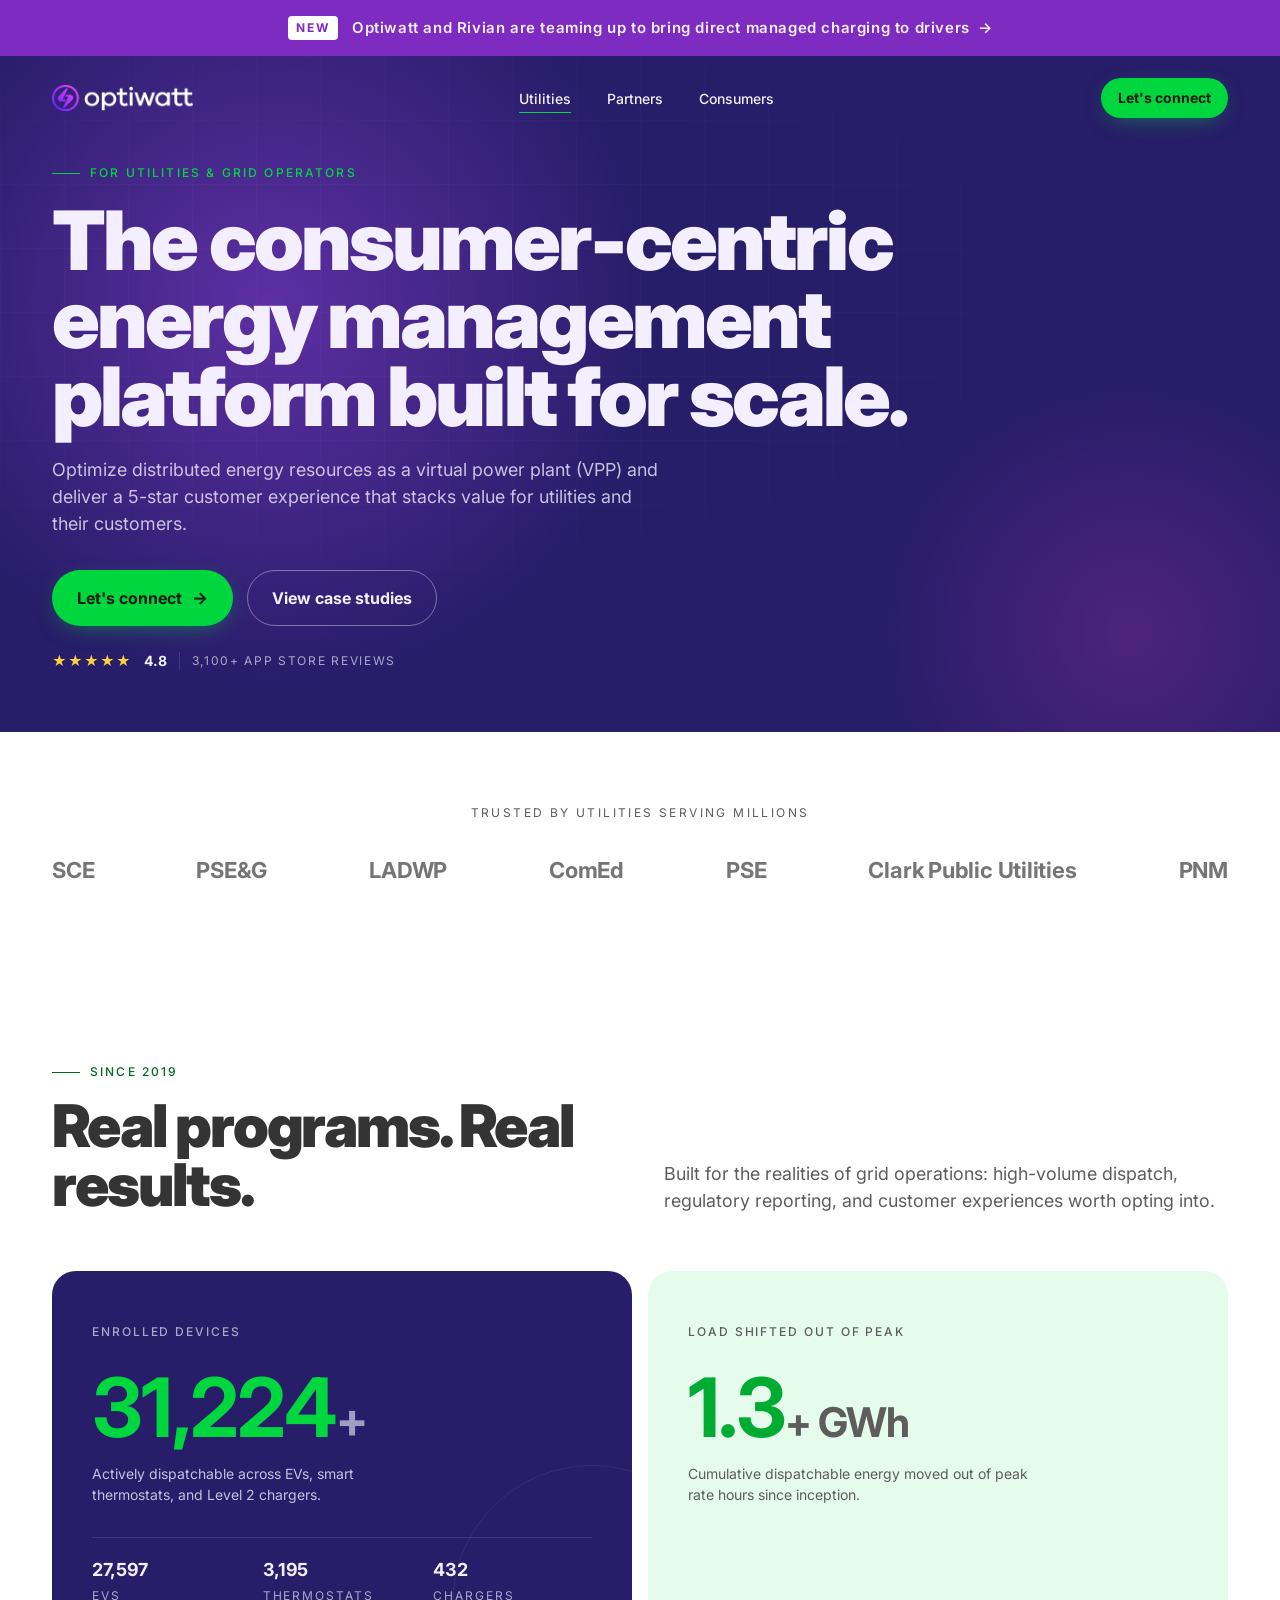
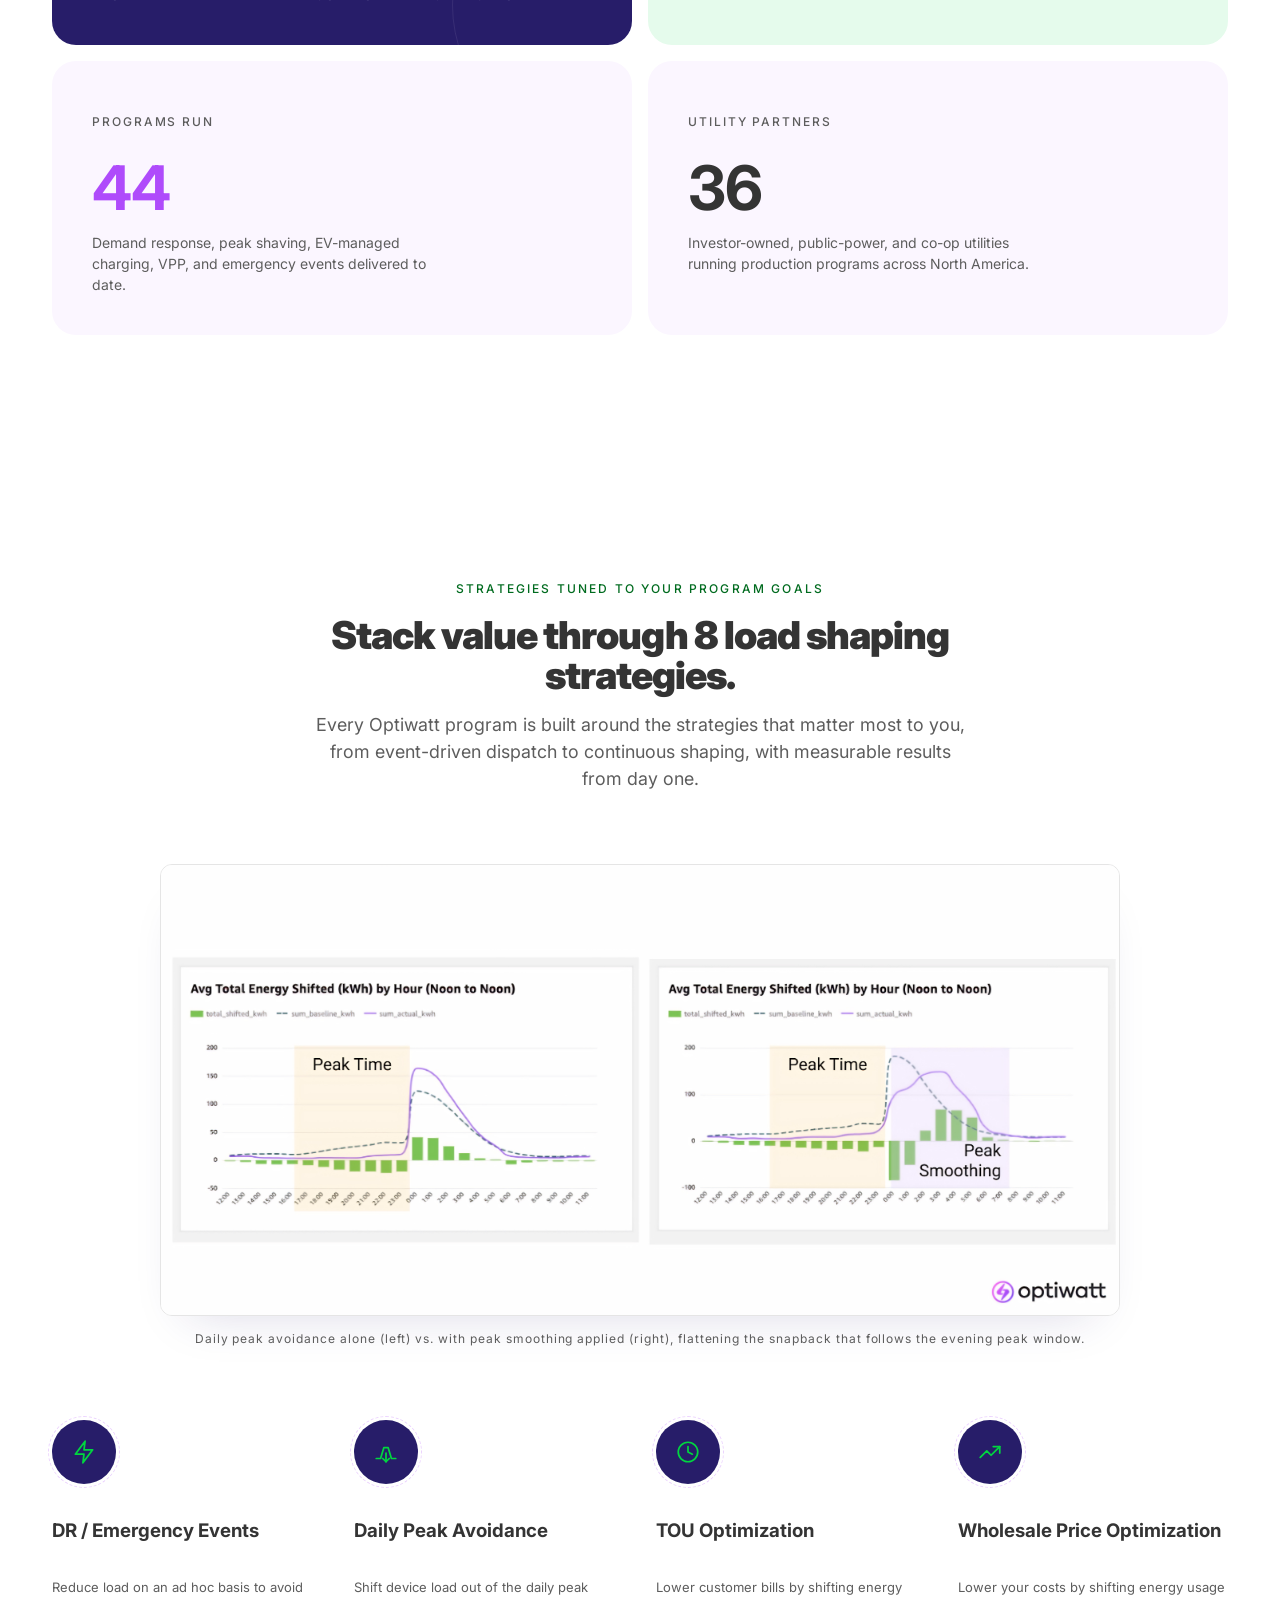
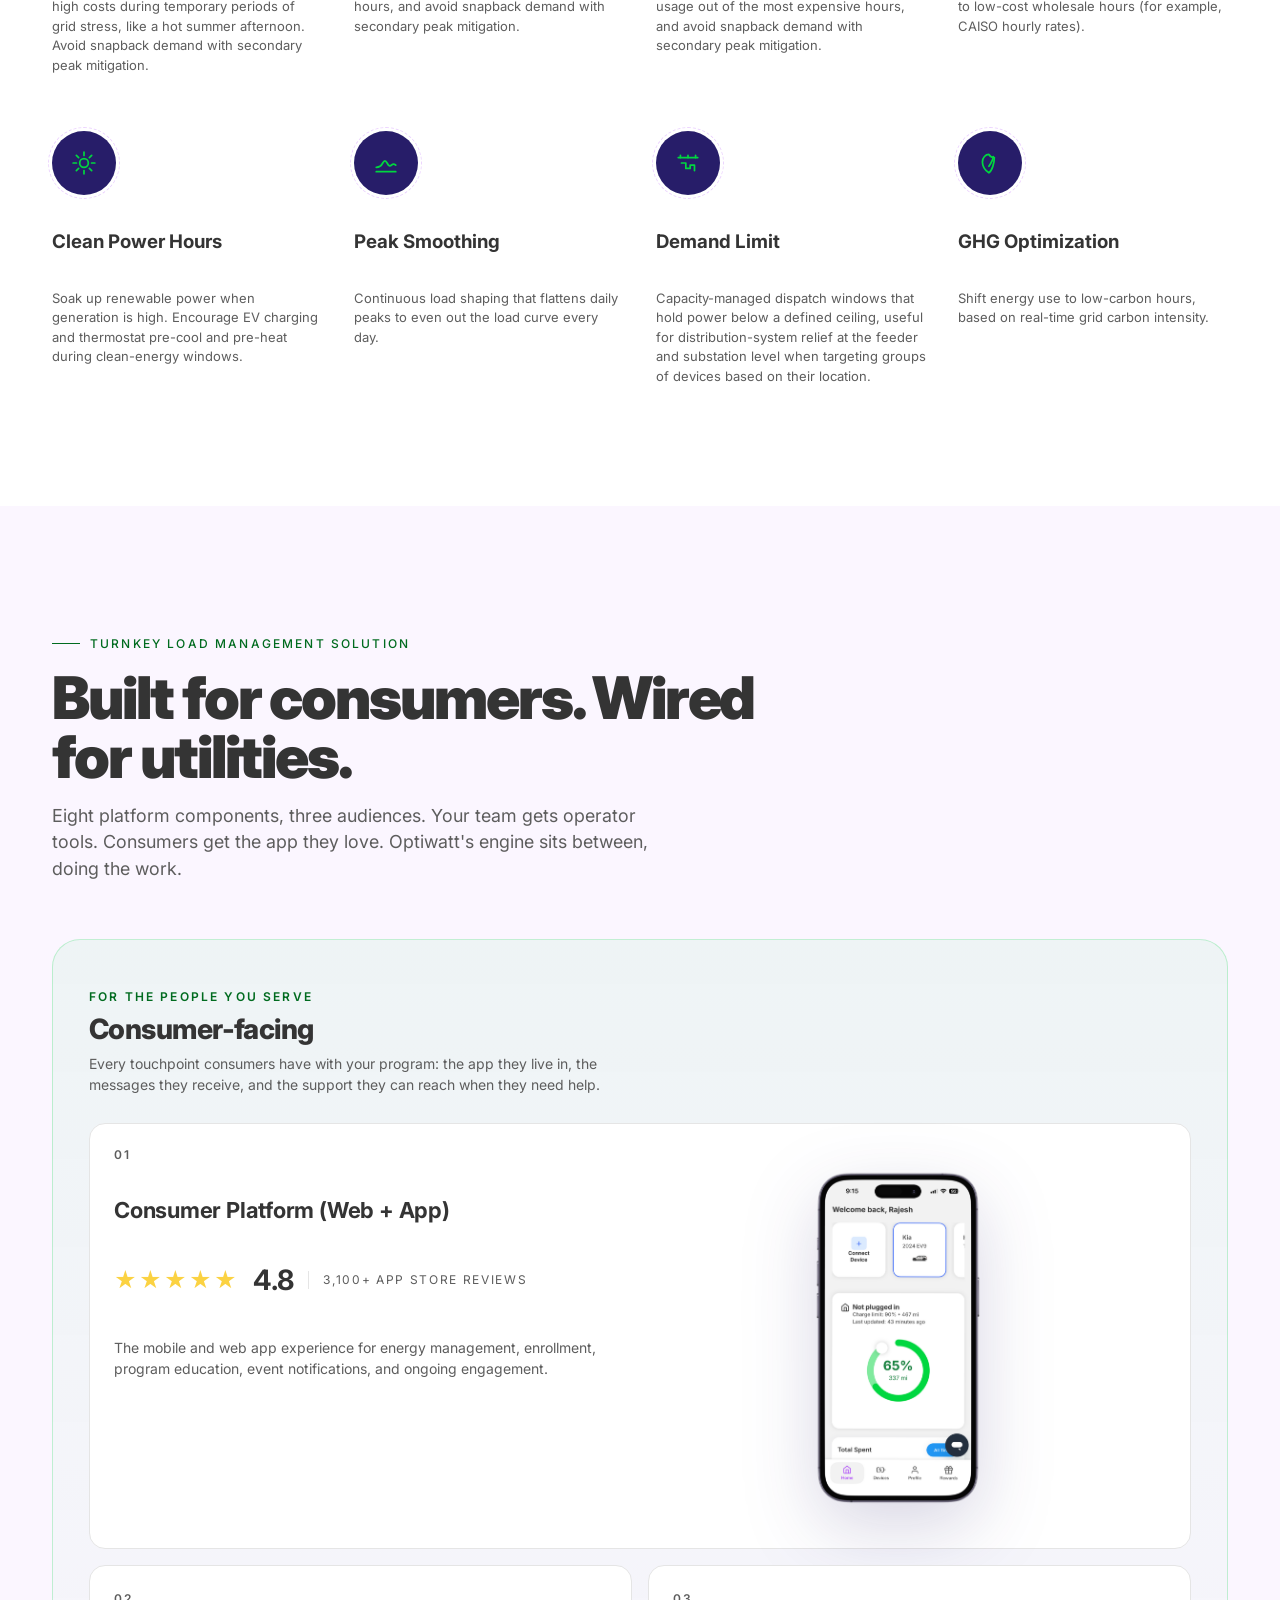
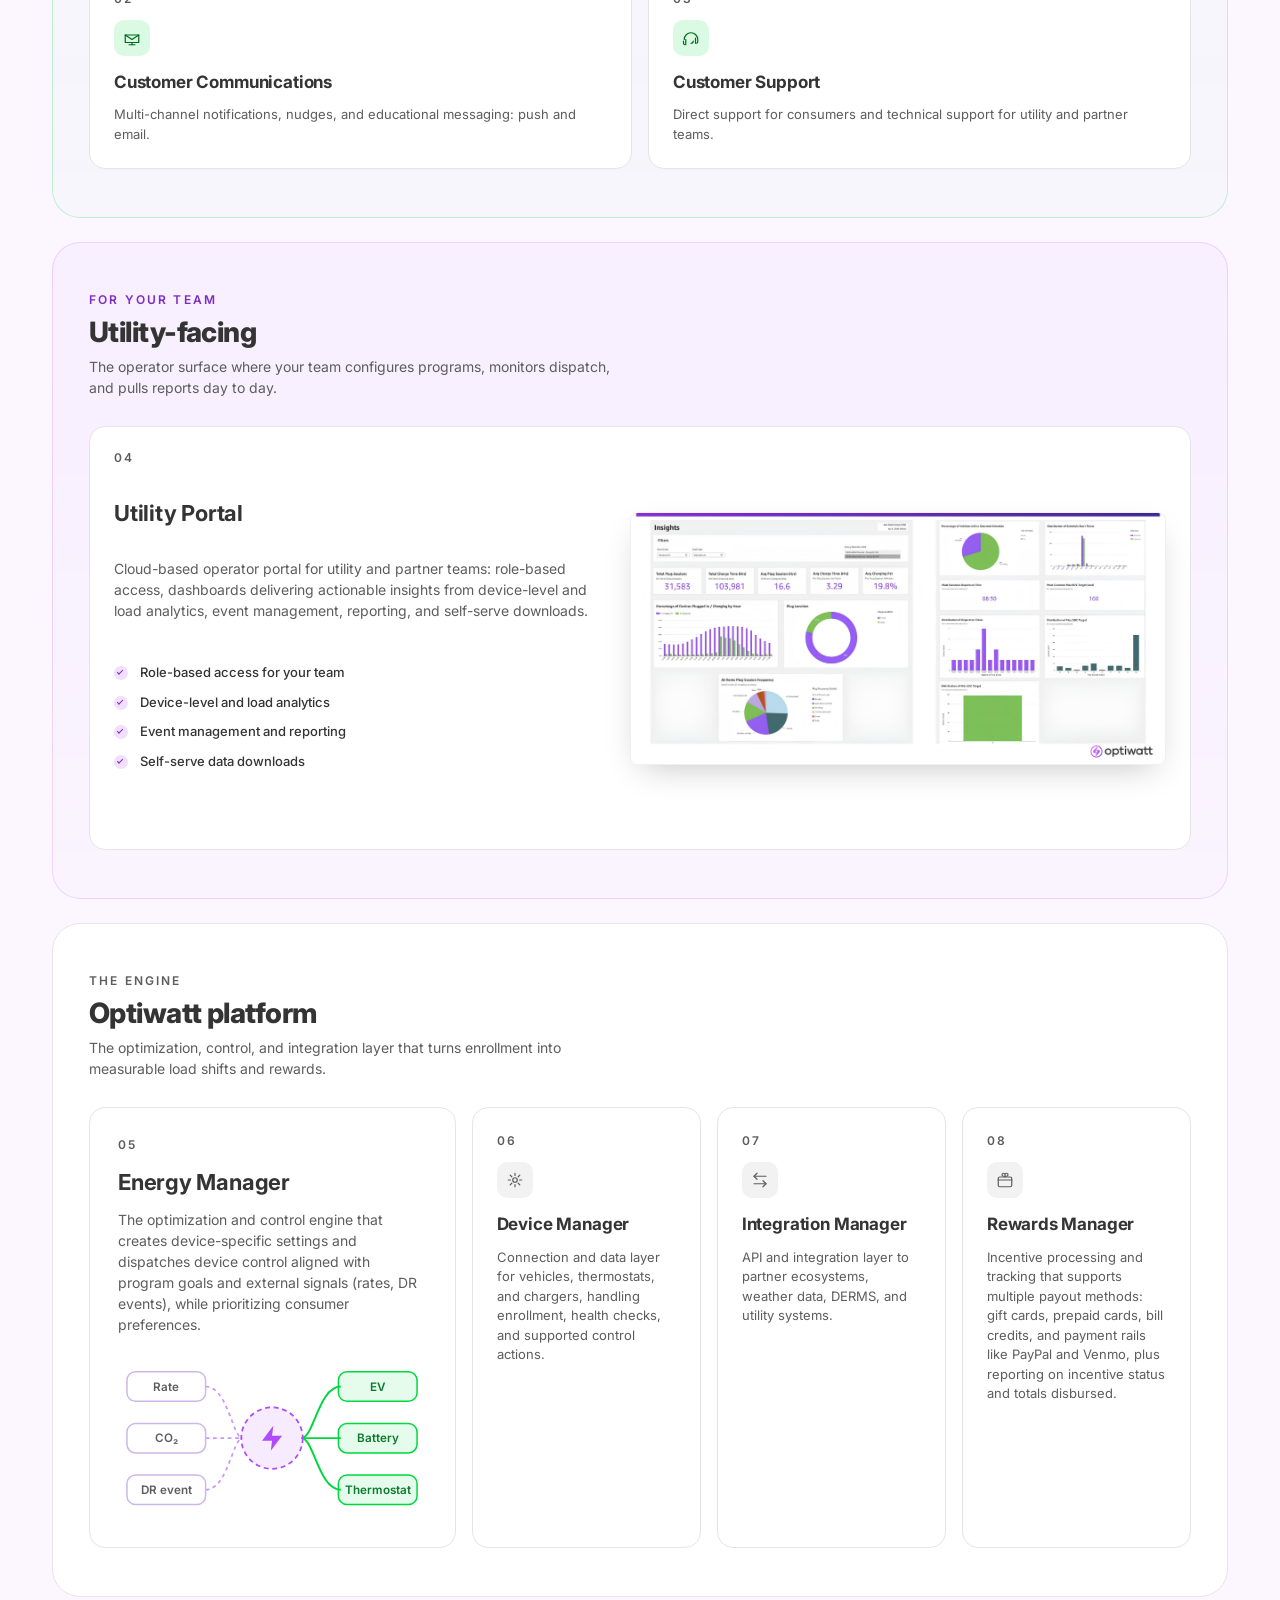
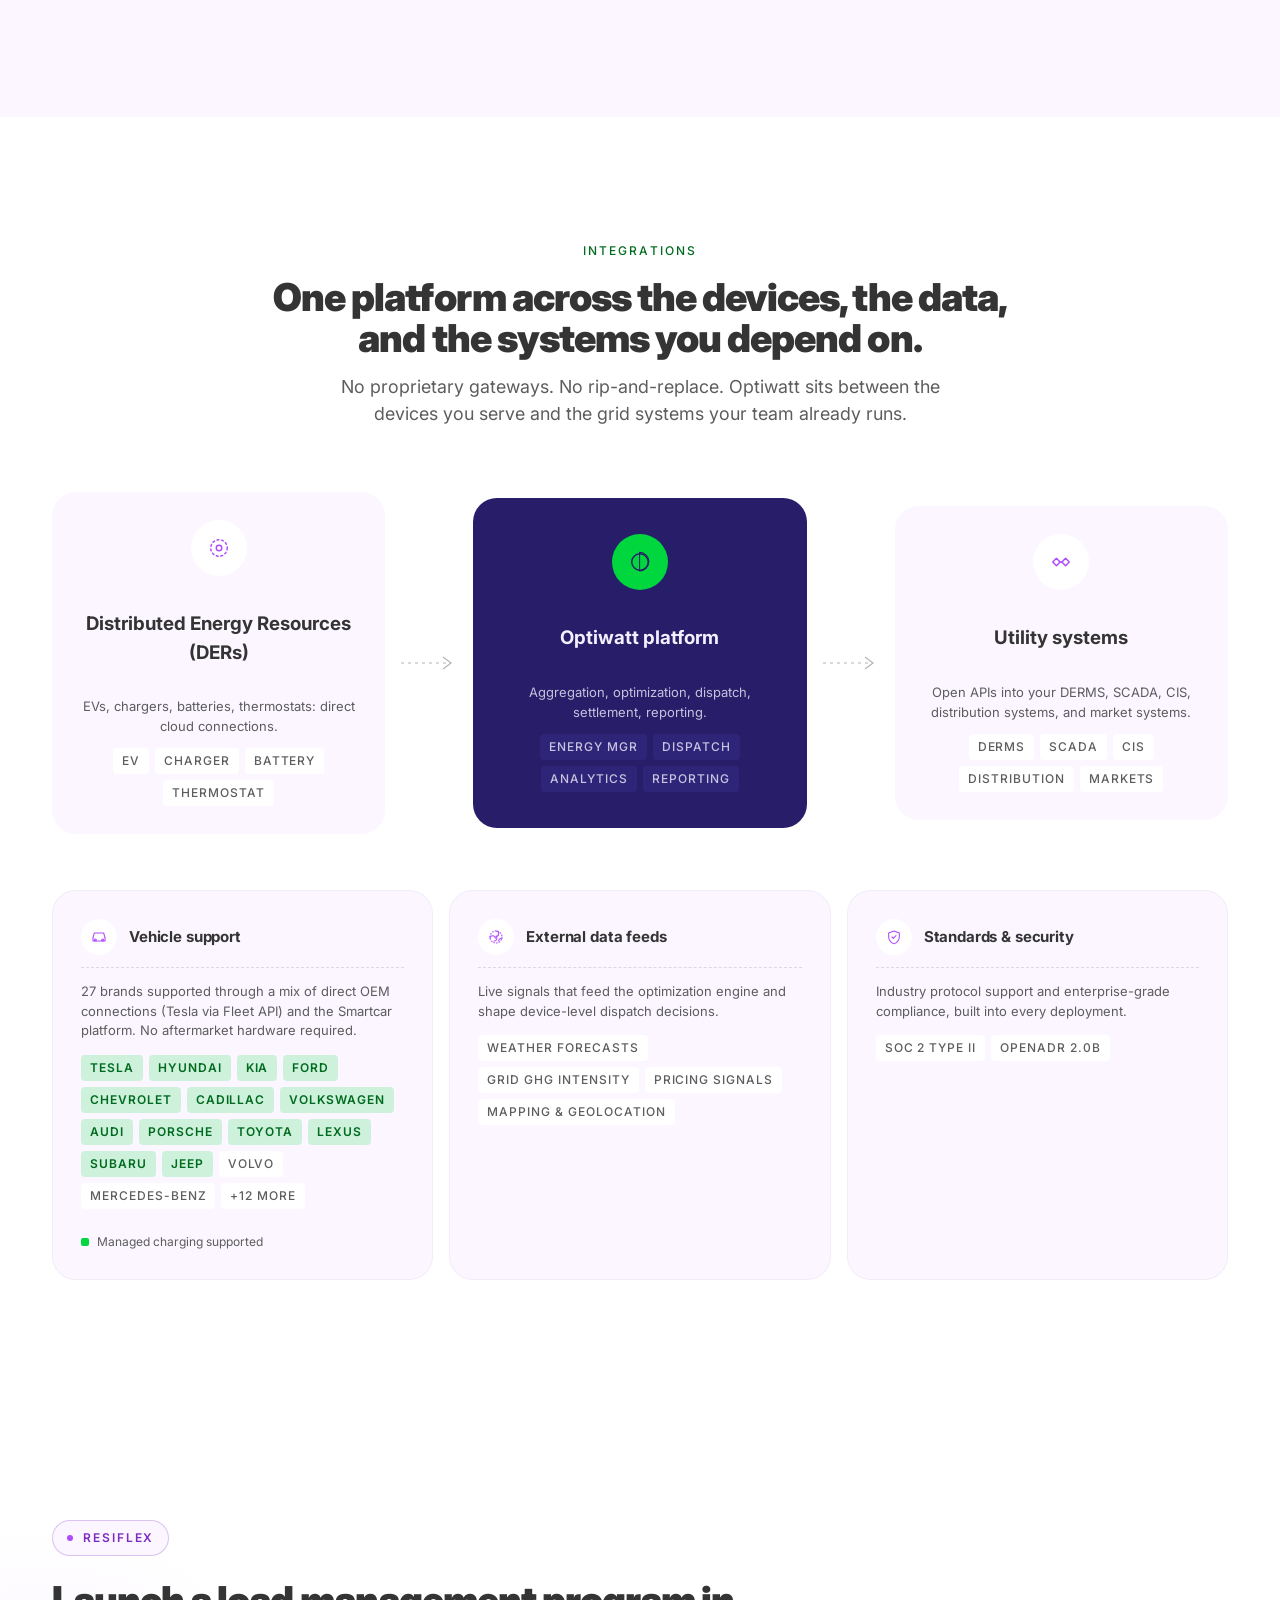
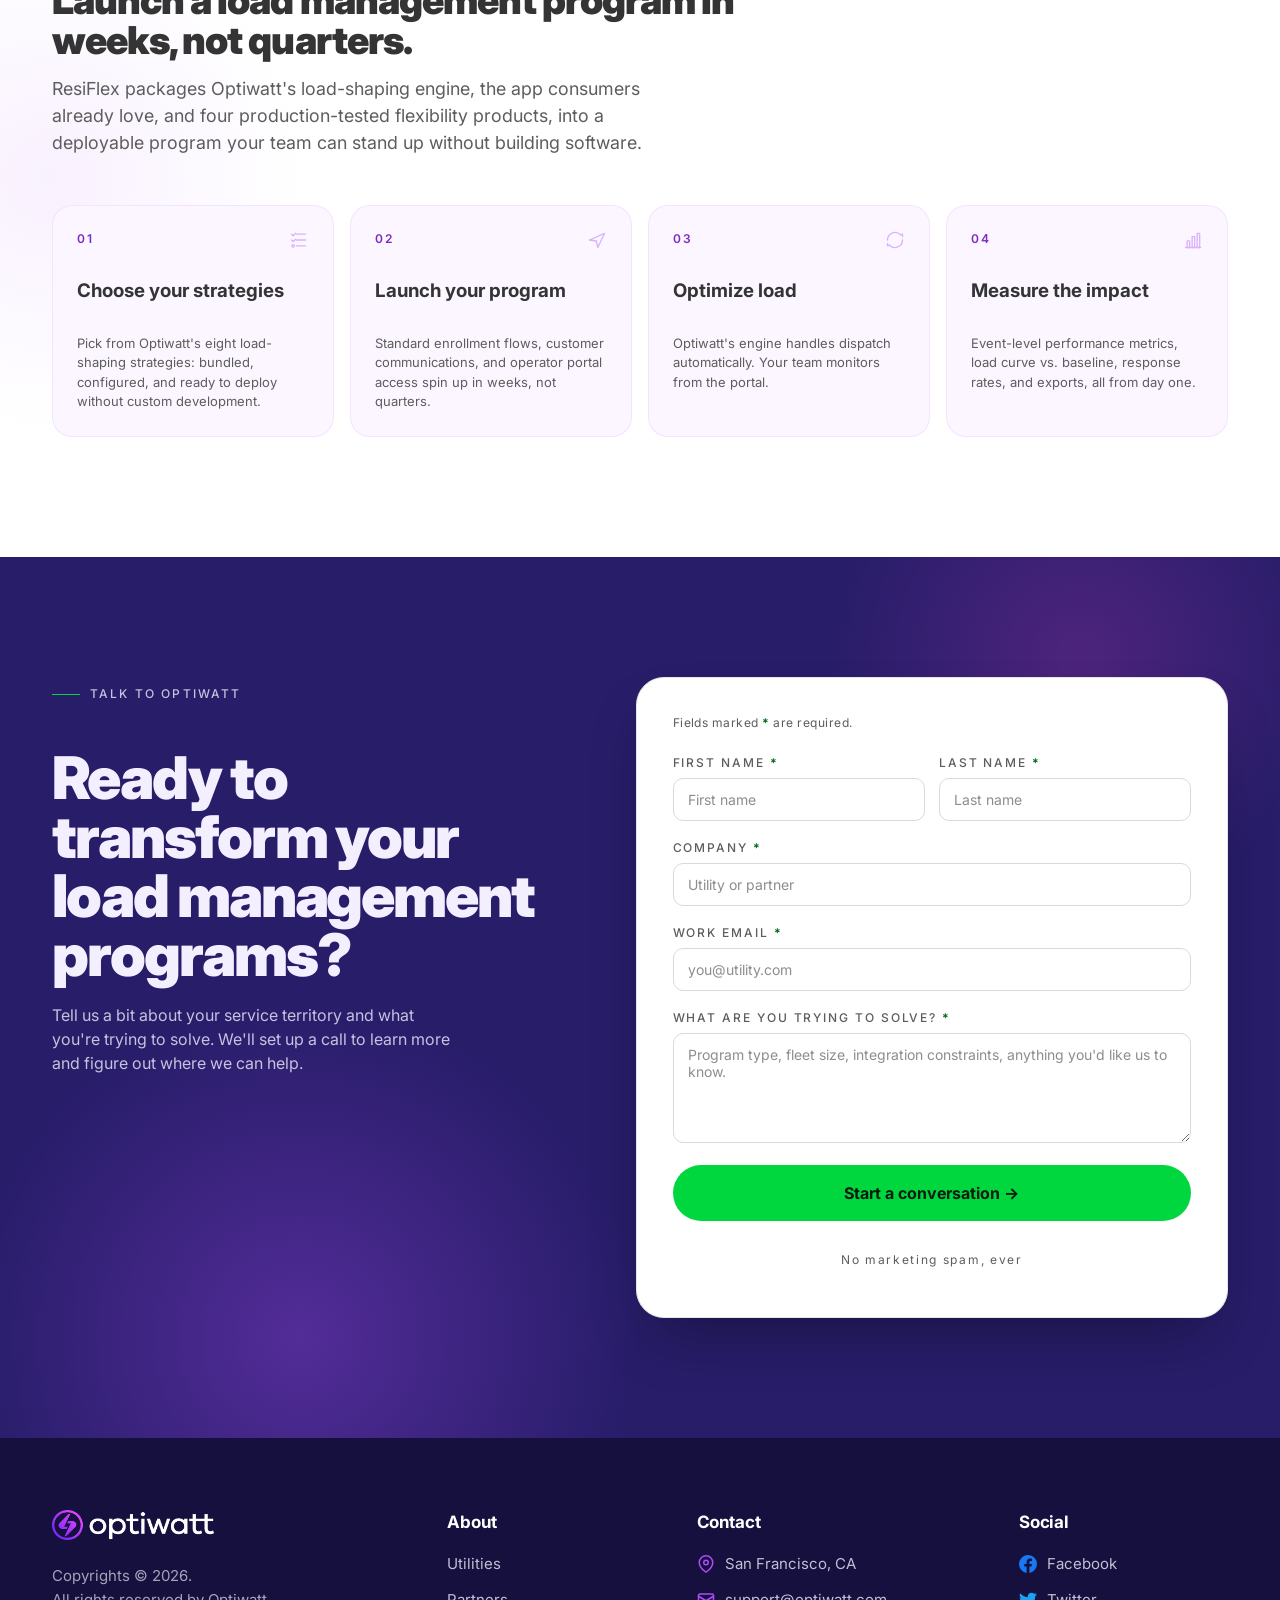
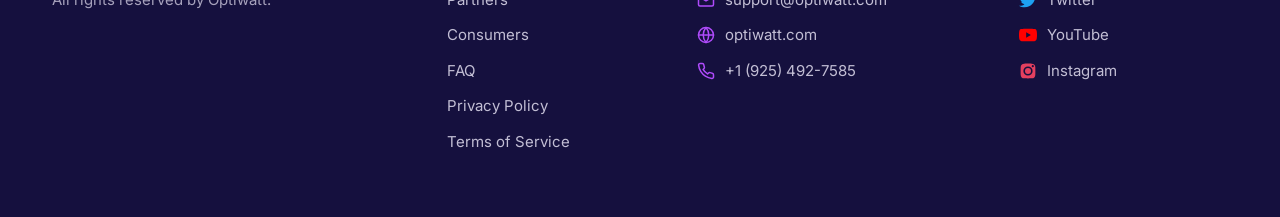
<file: index.html>
<!doctype html>
<html lang="en">
<head>
<meta charset="utf-8">
<meta name="viewport" content="width=device-width,initial-scale=1">
<link rel="icon" type="image/png" href="favicon.png">
<link rel="apple-touch-icon" href="favicon.png">
<title>Energy Management Platform for Utilities | Optiwatt</title>
<meta name="description" content="The consumer-centric energy management platform built for scale. Optimize distributed energy resources and unlock new customer experiences for utilities and their consumers.">
<link rel="stylesheet" href="css/base.css">
<link rel="stylesheet" href="css/site.css">

<!-- ============== SEO / SOCIAL ============== -->
<link rel="canonical" href="https://optiwatt.com/">
<meta name="robots" content="index, follow, max-image-preview:large">
<meta property="og:type" content="website">
<meta property="og:site_name" content="Optiwatt">
<meta property="og:title" content="Energy Management Platform for Utilities | Optiwatt">
<meta property="og:description" content="The consumer-centric energy management platform built for scale. Optimize distributed energy resources and unlock new customer experiences for utilities and their consumers.">
<meta property="og:url" content="https://optiwatt.com/">
<meta property="og:image" content="https://optiwatt.com/images/og-image.jpg">
<meta property="og:image:width" content="1200">
<meta property="og:image:height" content="630">
<meta property="og:image:alt" content="A modern home with a solar roof and a red electric vehicle charging in the driveway">
<meta property="og:locale" content="en_US">
<meta name="twitter:card" content="summary_large_image">
<meta name="twitter:site" content="@optiwatt">
<meta name="twitter:title" content="Energy Management Platform for Utilities | Optiwatt">
<meta name="twitter:description" content="The consumer-centric energy management platform built for scale. Optimize distributed energy resources and unlock new customer experiences for utilities and their consumers.">
<meta name="twitter:image" content="https://optiwatt.com/images/og-image.jpg">
<script type="application/ld+json">
{
  "@context": "https://schema.org",
  "@graph": [
    {
      "@type": "Organization",
      "@id": "https://optiwatt.com/#organization",
      "name": "Optiwatt",
      "url": "https://optiwatt.com/",
      "logo": "https://optiwatt.com/images/logo-dark.webp",
      "sameAs": [
        "https://www.facebook.com/optiwatt/",
        "https://twitter.com/optiwatt",
        "https://www.youtube.com/channel/UC3hhn3AJdZCxFJ_30wyQCdQ",
        "https://www.instagram.com/optiwatt/"
      ],
      "contactPoint": {
        "@type": "ContactPoint",
        "contactType": "customer support",
        "email": "support@optiwatt.com",
        "telephone": "+1-925-492-7585"
      }
    },
    {
      "@type": "WebSite",
      "@id": "https://optiwatt.com/#website",
      "url": "https://optiwatt.com/",
      "name": "Optiwatt",
      "publisher": { "@id": "https://optiwatt.com/#organization" }
    }
  ]
}
</script>
</head>
<body class="has-banner">

<a href="#main" class="skip-link">Skip to content</a>

<!-- ============== TOP BANNER ============== -->
<div class="top-banner">
  <div class="top-banner-inner">
    <span class="tag">New</span>
    <a href="rivian.html">
      Optiwatt and Rivian are teaming up to bring direct managed charging to drivers
      <span class="arrow">→</span>
    </a>
  </div>
</div>

<!-- ============== NAV ============== -->
<header class="site-nav is-dark">
  <div class="container nav-inner">
    <a class="nav-logo" href="index.html">
      <img src="images/logo-light.webp" alt="Optiwatt">
    </a>
    <nav aria-label="Primary" id="primary-nav">
      <ul class="nav-links">
        <li><a href="index.html" class="is-active">Utilities</a></li>
        <li><a href="partners.html">Partners</a></li>
        <li><a href="consumers.html">Consumers</a></li>
      </ul>
    </nav>
    <a class="btn btn-primary btn-sm" href="#cta">Let's connect</a>
    <button class="nav-toggle" type="button" aria-label="Open menu" aria-expanded="false" aria-controls="primary-nav">
      <span class="nav-toggle-bar"></span>
      <span class="nav-toggle-bar"></span>
      <span class="nav-toggle-bar"></span>
    </button>
  </div>
</header>

<main id="main">

<!-- ============== HERO ============== -->
<section class="hero dark-section">
  <span class="pink-wash" aria-hidden="true"></span>
  <div class="container hero-grid">
    <div class="hero-copy">
      <p class="eyebrow hero-eyebrow reveal in">For utilities &amp; grid operators</p>
      <h1 class="display-xl reveal delay-1 in">The consumer-centric energy management platform built for scale.</h1>
      <p class="lede reveal delay-2 in">Optimize distributed energy resources as a virtual power plant (VPP) and deliver a 5-star customer experience that stacks value for utilities and their customers.</p>
      <div class="hero-ctas reveal delay-3 in">
        <a href="#cta" class="btn btn-primary btn-arrow">Let's connect</a>
        <a href="#results" class="btn btn-ghost-light">View case studies</a>
      </div>
      <div class="rating-badge reveal delay-3 in" aria-label="4.8 stars on the App Store, 3,100+ reviews">
        <span class="stars" aria-hidden="true">★★★★★</span>
        <span class="score">4.8</span>
        <span class="meta">3,100+&nbsp;App Store reviews</span>
      </div>
    </div>
  </div>
</section>

<!-- ============== LOGO STRIP ============== -->
<section class="logo-strip">
  <div class="container logo-strip-inner">
    <div class="logo-strip-label">Trusted by utilities serving millions</div>
    <div class="logo-row">
      <span>SCE</span>
      <span>PSE&amp;G</span>
      <span>LADWP</span>
      <span>ComEd</span>
      <span>PSE</span>
      <span>Clark Public Utilities</span>
      <span>PNM</span>
    </div>
  </div>
</section>

<!-- ============== BENTO STATS: REAL NUMBERS, SINCE 2019 ============== -->
<section class="bento" id="results">
  <div class="container">
    <div class="bento-head">
      <div>
        <p class="eyebrow dark reveal">Since 2019</p>
        <h2 class="display-m reveal delay-1">Real programs. Real results.</h2>
      </div>
      <p class="lede reveal delay-2">Built for the realities of grid operations: high-volume dispatch, regulatory reporting, and customer experiences worth opting into.</p>
    </div>

    <div class="bento-grid">
      <!-- Big dark card: enrolled devices with breakdown -->
      <div class="b-card dark span-6 reveal">
        <p class="metric-label">Enrolled devices</p>
        <div class="metric metric-xl" style="color:var(--accent-green);">31,224<span style="color:var(--hero-fg);font-size:0.6em;opacity:0.6;">+</span></div>
        <p class="b-desc">Actively dispatchable across EVs, smart thermostats, and Level 2 chargers.</p>
        <div class="device-split">
          <div>
            <span class="ds-num">27,597</span>
            <span class="ds-lbl">EVs</span>
          </div>
          <div>
            <span class="ds-num">3,195</span>
            <span class="ds-lbl">Thermostats</span>
          </div>
          <div>
            <span class="ds-num">432</span>
            <span class="ds-lbl">Chargers</span>
          </div>
        </div>
        <span class="deco-circle" style="width:280px;height:280px;right:-100px;bottom:-100px;"></span>
      </div>

      <!-- Green card: load shifted -->
      <div class="b-card green span-6 reveal delay-1">
        <p class="metric-label">Load shifted out of peak</p>
        <div class="metric metric-xl" style="color:var(--accent-green-text);">1.3<span style="font-size:0.5em;color:var(--ow-text-secondary);">+ GWh</span></div>
        <p class="b-desc">Cumulative dispatchable energy moved out of peak rate hours since inception.</p>
      </div>

      <!-- Programs run -->
      <div class="b-card purple-tint span-6 reveal delay-2">
        <p class="metric-label">Programs run</p>
        <div class="metric metric-l" style="color:var(--accent-purple);">44</div>
        <p class="b-desc">Demand response, peak shaving, EV-managed charging, VPP, and emergency events delivered to date.</p>
      </div>

      <!-- Utility partners -->
      <div class="b-card span-6 reveal delay-3">
        <p class="metric-label">Utility partners</p>
        <div class="metric metric-l">36</div>
        <p class="b-desc">Investor-owned, public-power, and co-op utilities running production programs across North America.</p>
      </div>
    </div>
  </div>
</section>

<!-- ============== STACK VALUE / OUTCOMES ============== -->
<section class="outcomes" id="strategies">
  <div class="container">

    <div class="outcomes-head">
      <p class="eyebrow dark no-rule reveal">Strategies tuned to your program goals</p>
      <h2 class="display-s reveal delay-1">Stack value through 8 load shaping strategies.</h2>
      <p class="lede reveal delay-2" style="max-width:60ch;">Every Optiwatt program is built around the strategies that matter most to you, from event-driven dispatch to continuous shaping, with measurable results from day one.</p>
    </div>

    <figure class="strategies-feature reveal delay-2">
      <img loading="lazy" decoding="async" src="images/strategies-peak-smoothing.png" alt="Two side-by-side charts comparing Daily Peak Avoidance alone versus Daily Peak Avoidance with Peak Smoothing applied. The left chart shows the snapback demand spike after peak hours; the right shows how Peak Smoothing flattens that spike.">
      <figcaption>Daily peak avoidance alone (left) vs. with peak smoothing applied (right), flattening the snapback that follows the evening peak window.</figcaption>
    </figure>

    <div class="outcomes-grid">
      <!-- 01 DR / Emergency Events, reuses lightning-bolt icon -->
      <div class="outcome reveal">
        <div class="outcome-icon" aria-hidden="true">
          <svg viewBox="0 0 24 24"><path d="M13 2 L4 14 L12 14 L11 22 L20 10 L12 10 Z"/></svg>
        </div>
        <h3>DR / Emergency Events</h3>
        <p>Reduce load on an ad hoc basis to avoid high costs during temporary periods of grid stress, like a hot summer afternoon. Avoid snapback demand with secondary peak mitigation.</p>
      </div>

      <!-- 02 Daily Peak Avoidance, new: peak waveform with downward arrow -->
      <div class="outcome reveal delay-1">
        <div class="outcome-icon" aria-hidden="true">
          <svg viewBox="0 0 24 24"><path d="M3 18 L7 18 L10 8 L14 8 L17 18 L21 18"/><path d="M12 13 L12 21"/><path d="M9 18 L12 21 L15 18"/></svg>
        </div>
        <h3>Daily Peak Avoidance</h3>
        <p>Shift device load out of the daily peak hours, and avoid snapback demand with secondary peak mitigation.</p>
      </div>

      <!-- 03 TOU Optimization, new: clock face -->
      <div class="outcome reveal delay-2">
        <div class="outcome-icon" aria-hidden="true">
          <svg viewBox="0 0 24 24"><circle cx="12" cy="12" r="9"/><path d="M12 7 L12 12 L16 14"/></svg>
        </div>
        <h3>TOU Optimization</h3>
        <p>Lower customer bills by shifting energy usage out of the most expensive hours, and avoid snapback demand with secondary peak mitigation.</p>
      </div>

      <!-- 04 Wholesale Price Optimization, reuses arrow chart icon -->
      <div class="outcome reveal delay-3">
        <div class="outcome-icon" aria-hidden="true">
          <svg viewBox="0 0 24 24"><path d="M3 17 L9 11 L13 15 L21 7"/><path d="M15 7 L21 7 L21 13"/></svg>
        </div>
        <h3>Wholesale Price Optimization</h3>
        <p>Lower your costs by shifting energy usage to low-cost wholesale hours (for example, CAISO hourly rates).</p>
      </div>

      <!-- 05 Clean Power Hours, new: sun -->
      <div class="outcome reveal">
        <div class="outcome-icon" aria-hidden="true">
          <svg viewBox="0 0 24 24"><circle cx="12" cy="12" r="4"/><path d="M12 2 L12 5 M12 19 L12 22 M2 12 L5 12 M19 12 L22 12 M4.93 4.93 L7.05 7.05 M16.95 16.95 L19.07 19.07 M4.93 19.07 L7.05 16.95 M16.95 7.05 L19.07 4.93"/></svg>
        </div>
        <h3>Clean Power Hours</h3>
        <p>Soak up renewable power when generation is high. Encourage EV charging and thermostat pre-cool and pre-heat during clean-energy windows.</p>
      </div>

      <!-- 06 Peak Smoothing, new: smoothed sine wave -->
      <div class="outcome reveal delay-1">
        <div class="outcome-icon" aria-hidden="true">
          <svg viewBox="0 0 24 24"><path d="M3 16 Q 7 16 9 12 Q 11 8 13 12 Q 15 16 17 14 Q 19 12 21 14"/><path d="M3 20 L21 20"/></svg>
        </div>
        <h3>Peak Smoothing</h3>
        <p>Continuous load shaping that flattens daily peaks to even out the load curve every day.</p>
      </div>

      <!-- 07 Demand Limit, new: horizontal ceiling bar with arrow underneath -->
      <div class="outcome reveal delay-2">
        <div class="outcome-icon" aria-hidden="true">
          <svg viewBox="0 0 24 24"><path d="M3 7 L21 7"/><path d="M5 7 L5 5 M12 7 L12 5 M19 7 L19 5"/><path d="M6 12 L10 12 L10 17 L14 17 L14 14 L18 14 L18 19"/></svg>
        </div>
        <h3>Demand Limit</h3>
        <p>Capacity-managed dispatch windows that hold power below a defined ceiling, useful for distribution-system relief at the feeder and substation level when targeting groups of devices based on their location.</p>
      </div>

      <!-- 08 GHG Optimization, reuses leaf icon -->
      <div class="outcome reveal delay-3">
        <div class="outcome-icon" aria-hidden="true">
          <svg viewBox="0 0 24 24"><path d="M11 21c-3-2-6-5-6-10 0-4 3-7 6-7 1 2 3 3 5 3 0 5-2 12-5 14z"/><path d="M11 15c2-3 4-6 4-9"/></svg>
        </div>
        <h3>GHG Optimization</h3>
        <p>Shift energy use to low-carbon hours, based on real-time grid carbon intensity.</p>
      </div>
    </div>
  </div>
</section>

<!-- ============== PLATFORM COMPONENTS ============== -->
<section class="platform" id="platform">
  <div class="container">
    <div class="platform-head">
      <p class="eyebrow dark reveal">Turnkey load management solution</p>
      <h2 class="display-m reveal delay-1">Built for consumers. Wired for utilities.</h2>
      <p class="lede reveal delay-2">Eight platform components, three audiences. Your team gets operator tools. Consumers get the app they love. Optiwatt's engine sits between, doing the work.</p>
    </div>

    <!-- ============== BAND 1: CONSUMER-FACING ============== -->
    <div class="platform-band band-consumer">
      <div class="band-head">
        <span class="band-tag">For the people you serve</span>
        <h3 class="band-title">Consumer-facing</h3>
        <p class="band-sub">Every touchpoint consumers have with your program: the app they live in, the messages they receive, and the support they can reach when they need help.</p>
      </div>

      <div class="band-grid band-grid-consumer-3">
        <article class="band-card band-card-lg band-card-split reveal">
          <span class="bc-num">01</span>
          <h4>Consumer Platform (Web + App)</h4>
          <div class="rating-badge card-stat-lg">
            <span class="stars" aria-hidden="true">★★★★★</span>
            <span class="score">4.8</span>
            <span class="meta">3,100+ App Store reviews</span>
          </div>
          <p>The mobile and web app experience for energy management, enrollment, program education, event notifications, and ongoing engagement.</p>
          <div class="bc-mock bc-mock-phone" aria-hidden="true">
            <img loading="lazy" decoding="async" src="images/consumer-platform-app.png" alt="Optiwatt mobile app home screen showing a welcome to Rajesh, a connected Kia 2024 EV9 at 65% charge (337 mi), charge limit details, and bottom navigation." style="max-height:380px;width:auto;display:block;filter:drop-shadow(0 24px 36px rgba(39,29,105,0.18));">
          </div>
        </article>

        <!-- Customer Communications -->
        <article class="band-card reveal delay-1">
          <span class="bc-num">02</span>
          <span class="bc-icon" aria-hidden="true">
            <svg viewBox="0 0 24 24"><path d="M3 8h18v10H3z"/><path d="M8 21h8"/><path d="M12 18v3"/><path d="M21 8 L12 14 L3 8"/></svg>
          </span>
          <h4>Customer Communications</h4>
          <p>Multi-channel notifications, nudges, and educational messaging: push and email.</p>
        </article>

        <!-- Customer Support -->
        <article class="band-card reveal delay-2">
          <span class="bc-num">03</span>
          <span class="bc-icon" aria-hidden="true">
            <svg viewBox="0 0 24 24"><path d="M3 14a9 9 0 0 1 18 0v3a2 2 0 0 1-2 2h-1v-7"/><path d="M5 14v7H4a2 2 0 0 1-2-2v-3"/><path d="M12 19a3 3 0 0 0 3-3"/></svg>
          </span>
          <h4>Customer Support</h4>
          <p>Direct support for consumers and technical support for utility and partner teams.</p>
        </article>
      </div>
    </div>

    <!-- ============== BAND 2: UTILITY-FACING ============== -->
    <div class="platform-band band-utility">
      <div class="band-head">
        <span class="band-tag">For your team</span>
        <h3 class="band-title">Utility-facing</h3>
        <p class="band-sub">The operator surface where your team configures programs, monitors dispatch, and pulls reports day to day.</p>
      </div>

      <div class="band-grid band-grid-utility-1">
        <!-- Utility Portal: marquee with portal screenshot -->
        <article class="band-card band-card-lg band-card-split reveal">
          <span class="bc-num">04</span>
          <h4>Utility Portal</h4>
          <p>Cloud-based operator portal for utility and partner teams: role-based access, dashboards delivering actionable insights from device-level and load analytics, event management, reporting, and self-serve downloads.</p>
          <ul class="bc-bullets" role="list">
            <li><span class="bc-bullet-mark" aria-hidden="true"></span>Role-based access for your team</li>
            <li><span class="bc-bullet-mark" aria-hidden="true"></span>Device-level and load analytics</li>
            <li><span class="bc-bullet-mark" aria-hidden="true"></span>Event management and reporting</li>
            <li><span class="bc-bullet-mark" aria-hidden="true"></span>Self-serve data downloads</li>
          </ul>
          <div class="bc-mock" aria-hidden="true">
            <img loading="lazy" decoding="async" src="images/operator-insights-dashboard.png" alt="Optiwatt operator portal Insights view, showing total plug sessions, charge time, average session metrics, and bar charts of charging behavior by hour and location." style="width:100%;border-radius:8px;box-shadow:0 12px 32px -12px rgba(0,0,0,0.25);border:1px solid rgba(0,0,0,0.06);">
          </div>
        </article>
      </div>
    </div>

    <!-- ============== BAND 3: OPTIWATT PLATFORM ============== -->
    <div class="platform-band band-platform">
      <div class="band-head">
        <span class="band-tag">The engine</span>
        <h3 class="band-title">Optiwatt platform</h3>
        <p class="band-sub">The optimization, control, and integration layer that turns enrollment into measurable load shifts and rewards.</p>
      </div>

      <div class="band-grid band-grid-platform">
        <!-- Energy Manager: marquee with dispatch flow SVG -->
        <article class="band-card band-card-lg reveal">
          <span class="bc-num">05</span>
          <h4>Energy Manager</h4>
          <p>The optimization and control engine that creates device-specific settings and dispatches device control aligned with program goals and external signals (rates, DR events), while prioritizing consumer preferences.</p>
          <div class="bc-mock" aria-hidden="true">
            <svg viewBox="0 0 244 132" width="100%" style="max-width:300px;">
              <!-- signals -> engine -->
              <g stroke="#AF4BFB" stroke-width="1.4" stroke-dasharray="3 3" fill="none" opacity="0.6">
                <path d="M68 24 C 86 24 90 66 98 66"/>
                <line x1="68" y1="66" x2="98" y2="66"/>
                <path d="M68 108 C 86 108 90 66 98 66"/>
              </g>
              <!-- engine -> devices -->
              <g stroke="#00D73F" stroke-width="1.6" fill="none">
                <path d="M146 66 C 156 66 160 24 178 24"/>
                <line x1="146" y1="66" x2="178" y2="66"/>
                <path d="M146 66 C 156 66 160 108 178 108"/>
              </g>
              <!-- left: incoming signals -->
              <g font-family="Inter" font-size="9.5" font-weight="600" text-anchor="middle">
                <g fill="#fff" stroke="#CBB7E8" stroke-width="1.2">
                  <rect x="4" y="12" width="64" height="24" rx="7"/>
                  <rect x="4" y="54" width="64" height="24" rx="7"/>
                  <rect x="4" y="96" width="64" height="24" rx="7"/>
                </g>
                <g fill="#5D5D5D">
                  <text x="36" y="27.5">Rate</text>
                  <text x="36" y="69.5">CO₂</text>
                  <text x="36" y="111.5">DR event</text>
                </g>
              </g>
              <!-- right: dispatched devices -->
              <g font-family="Inter" font-size="9.5" font-weight="600" text-anchor="middle">
                <g fill="rgba(0,215,63,0.10)" stroke="#00D73F" stroke-width="1.2">
                  <rect x="176" y="12" width="64" height="24" rx="7"/>
                  <rect x="176" y="54" width="64" height="24" rx="7"/>
                  <rect x="176" y="96" width="64" height="24" rx="7"/>
                </g>
                <g fill="#0A7B2C">
                  <text x="208" y="27.5">EV</text>
                  <text x="208" y="69.5">Battery</text>
                  <text x="208" y="111.5">Thermostat</text>
                </g>
              </g>
              <!-- center: Optiwatt engine -->
              <circle cx="122" cy="66" r="25" fill="rgba(175,75,251,0.10)" stroke="#AF4BFB" stroke-width="1.4" stroke-dasharray="4 3"/>
              <g transform="translate(109.8,53.8) scale(1.02)" fill="#AF4BFB">
                <path d="M13 2 L4 14 L12 14 L11 22 L20 10 L12 10 Z"/>
              </g>
            </svg>
          </div>
        </article>

        <!-- Device Manager -->
        <article class="band-card reveal delay-1">
          <span class="bc-num">06</span>
          <span class="bc-icon" aria-hidden="true">
            <svg viewBox="0 0 24 24"><circle cx="12" cy="12" r="3"/><path d="M12 3v3M12 18v3M3 12h3M18 12h3M5.6 5.6l2.1 2.1M16.3 16.3l2.1 2.1M5.6 18.4l2.1-2.1M16.3 7.7l2.1-2.1"/></svg>
          </span>
          <h4>Device Manager</h4>
          <p>Connection and data layer for vehicles, thermostats, and chargers, handling enrollment, health checks, and supported control actions.</p>
        </article>

        <!-- Integration Manager -->
        <article class="band-card reveal delay-2">
          <span class="bc-num">07</span>
          <span class="bc-icon" aria-hidden="true">
            <svg viewBox="0 0 24 24"><path d="M8 3 L4 7 L8 11"/><path d="M16 13 L20 17 L16 21"/><path d="M4 7 L20 7"/><path d="M4 17 L20 17"/></svg>
          </span>
          <h4>Integration Manager</h4>
          <p>API and integration layer to partner ecosystems, weather data, DERMS, and utility systems.</p>
        </article>

        <!-- Rewards Manager -->
        <article class="band-card reveal delay-3">
          <span class="bc-num">08</span>
          <span class="bc-icon" aria-hidden="true">
            <svg viewBox="0 0 24 24"><rect x="3" y="8" width="18" height="13" rx="2"/><path d="M3 12h18"/><path d="M12 8V5 a2 2 0 0 1 2-2 a2 2 0 0 1 0 4 h-4 a2 2 0 0 1 0-4 a2 2 0 0 1 2 2v3"/></svg>
          </span>
          <h4>Rewards Manager</h4>
          <p>Incentive processing and tracking that supports multiple payout methods: gift cards, prepaid cards, bill credits, and payment rails like PayPal and Venmo, plus reporting on incentive status and totals disbursed.</p>
        </article>
      </div>
    </div>
  </div>
</section>

<!-- ============== INTEGRATION FLOW ============== -->
<section class="integration" id="integrations">
  <div class="container">
    <div class="integration-head">
      <p class="eyebrow dark no-rule reveal">Integrations</p>
      <h2 class="display-s reveal delay-1">One platform across the devices, the data, and the systems you depend on.</h2>
      <p class="lede reveal delay-2">No proprietary gateways. No rip-and-replace. Optiwatt sits between the devices you serve and the grid systems your team already runs.</p>
    </div>

    <div class="flow-diagram reveal delay-2">
      <div class="flow-node">
        <span class="n-icon" aria-hidden="true">
          <svg viewBox="0 0 24 24"><circle cx="12" cy="12" r="3"/><circle cx="12" cy="12" r="9" stroke-dasharray="2 3"/></svg>
        </span>
        <h3>Distributed Energy Resources (DERs)</h3>
        <p style="margin:0;font-size:13px;color:var(--ow-text-secondary);">EVs, chargers, batteries, thermostats: direct cloud connections.</p>
        <div class="n-list">
          <span class="chip">EV</span><span class="chip">Charger</span><span class="chip">Battery</span><span class="chip">Thermostat</span>
        </div>
      </div>

      <div class="flow-arrow" aria-hidden="true">
        <svg viewBox="0 0 56 18"><line x1="0" y1="9" x2="48" y2="9" stroke="currentColor" stroke-width="1.2" stroke-dasharray="3 4"/><polyline points="42,3 50,9 42,15" stroke="currentColor" fill="none" stroke-width="1.2"/></svg>
      </div>

      <div class="flow-node center">
        <span class="n-icon" aria-hidden="true">
          <svg viewBox="0 0 24 24"><path d="M14.5 0 C 22.5 0 29 6.5 29 14.5 C 29 22.5 22.5 29 14.5 29 Z" transform="scale(0.7) translate(2 2)"/><circle cx="12" cy="12" r="9"/></svg>
        </span>
        <h3>Optiwatt platform</h3>
        <p style="margin:0;font-size:13px;color:var(--hero-fg-muted);">Aggregation, optimization, dispatch, settlement, reporting.</p>
        <div class="n-list">
          <span class="chip">Energy Mgr</span><span class="chip">Dispatch</span><span class="chip">Analytics</span><span class="chip">Reporting</span>
        </div>
      </div>

      <div class="flow-arrow" aria-hidden="true">
        <svg viewBox="0 0 56 18"><line x1="0" y1="9" x2="48" y2="9" stroke="currentColor" stroke-width="1.2" stroke-dasharray="3 4"/><polyline points="42,3 50,9 42,15" stroke="currentColor" fill="none" stroke-width="1.2"/></svg>
      </div>

      <div class="flow-node">
        <span class="n-icon" aria-hidden="true">
          <svg viewBox="0 0 24 24"><path d="M3 12 L7 8 L11 12 L7 16 Z"/><path d="M13 12 L17 8 L21 12 L17 16 Z"/><line x1="11" y1="12" x2="13" y2="12"/></svg>
        </span>
        <h3>Utility systems</h3>
        <p style="margin:0;font-size:13px;color:var(--ow-text-secondary);">Open APIs into your DERMS, SCADA, CIS, distribution systems, and market systems.</p>
        <div class="n-list">
          <span class="chip">DERMS</span><span class="chip">SCADA</span><span class="chip">CIS</span><span class="chip">Distribution</span><span class="chip">Markets</span>
        </div>
      </div>
    </div>

    <div class="int-categories reveal delay-3">
      <div class="int-cat">
        <div class="ic-head">
          <span class="ic-icon" aria-hidden="true">
            <svg viewBox="0 0 24 24"><path d="M3 13l2-7h14l2 7"/><circle cx="6.5" cy="16.5" r="1.5"/><circle cx="17.5" cy="16.5" r="1.5"/><path d="M3 13v5h18v-5"/></svg>
          </span>
          <h4>Vehicle support</h4>
        </div>
        <p>27 brands supported through a mix of direct OEM connections (Tesla via Fleet API) and the Smartcar platform. No aftermarket hardware required.</p>
        <div class="ic-chips">
          <span class="chip chip-control">Tesla</span>
          <span class="chip chip-control">Hyundai</span>
          <span class="chip chip-control">Kia</span>
          <span class="chip chip-control">Ford</span>
          <span class="chip chip-control">Chevrolet</span>
          <span class="chip chip-control">Cadillac</span>
          <span class="chip chip-control">Volkswagen</span>
          <span class="chip chip-control">Audi</span>
          <span class="chip chip-control">Porsche</span>
          <span class="chip chip-control">Toyota</span>
          <span class="chip chip-control">Lexus</span>
          <span class="chip chip-control">Subaru</span>
          <span class="chip chip-control">Jeep</span>
          <span class="chip">Volvo</span>
          <span class="chip">Mercedes-Benz</span>
          <span class="chip">+12 more</span>
        </div>
        <p style="font-size:12px;color:var(--ow-text-secondary);margin-top:10px;display:flex;align-items:center;gap:8px;"><span style="display:inline-block;width:8px;height:8px;background:var(--accent-green);border-radius:2px;"></span>Managed charging supported</p>
      </div>

      <div class="int-cat">
        <div class="ic-head">
          <span class="ic-icon" aria-hidden="true">
            <svg viewBox="0 0 24 24"><path d="M12 3 a4 4 0 0 1 0 8 a4 4 0 0 1-3 7"/><path d="M3 14 a4 4 0 0 1 8 0"/><path d="M16 18 a4 4 0 0 1 5-4"/><circle cx="12" cy="12" r="9" stroke-dasharray="1 3"/></svg>
          </span>
          <h4>External data feeds</h4>
        </div>
        <p>Live signals that feed the optimization engine and shape device-level dispatch decisions.</p>
        <div class="ic-chips">
          <span class="chip">Weather forecasts</span>
          <span class="chip">Grid GHG intensity</span>
          <span class="chip">Pricing signals</span>
          <span class="chip">Mapping &amp; geolocation</span>
        </div>
      </div>

      <div class="int-cat">
        <div class="ic-head">
          <span class="ic-icon" aria-hidden="true">
            <svg viewBox="0 0 24 24"><path d="M12 3 L20 6 L20 12 C 20 17 16 21 12 22 C 8 21 4 17 4 12 L 4 6 Z"/><path d="M9 12 L11 14 L15 10"/></svg>
          </span>
          <h4>Standards &amp; security</h4>
        </div>
        <p>Industry protocol support and enterprise-grade compliance, built into every deployment.</p>
        <div class="ic-chips">
          <span class="chip">SOC 2 Type II</span>
          <span class="chip">OpenADR 2.0b</span>
        </div>
      </div>
    </div>
  </div>
</section>

<!-- ============== RESIFLEX HIGHLIGHT ============== -->
<section class="resiflex">
  <div class="container">
    <div class="resiflex-copy" style="max-width:760px;margin-bottom:48px;">
      <span class="resiflex-tag reveal">ResiFlex</span>
      <h2 class="display-s reveal delay-1">Launch a load management program in weeks, not quarters.</h2>
      <p class="lede reveal delay-2">ResiFlex packages Optiwatt's load-shaping engine, the app consumers already love, and four production-tested flexibility products, into a deployable program your team can stand up without building software.</p>
    </div>

    <div class="algo-grid algo-grid-4 reveal delay-2">
      <div class="algo-card">
        <span class="algo-num">01</span>
        <h3>Choose your strategies</h3>
        <p>Pick from Optiwatt's eight load-shaping strategies: bundled, configured, and ready to deploy without custom development.</p>
        <span class="algo-icon" aria-hidden="true">
          <svg width="20" height="20" viewBox="0 0 24 24" stroke="currentColor" fill="none" stroke-width="1.6" stroke-linecap="round" stroke-linejoin="round"><path d="M9 5 L20 5"/><path d="M9 12 L20 12"/><path d="M9 19 L20 19"/><path d="M3 5 L5 7 L8 4"/><path d="M3 12 L5 14 L8 11"/><circle cx="5" cy="19" r="1.5"/></svg>
        </span>
      </div>
      <div class="algo-card">
        <span class="algo-num">02</span>
        <h3>Launch your program</h3>
        <p>Standard enrollment flows, customer communications, and operator portal access spin up in weeks, not quarters.</p>
        <span class="algo-icon" aria-hidden="true">
          <svg width="20" height="20" viewBox="0 0 24 24" stroke="currentColor" fill="none" stroke-width="1.6" stroke-linecap="round" stroke-linejoin="round"><path d="M3 12 L21 4 L13 21 L11 13 Z"/><path d="M11 13 L3 12"/></svg>
        </span>
      </div>
      <div class="algo-card">
        <span class="algo-num">03</span>
        <h3>Optimize load</h3>
        <p>Optiwatt's engine handles dispatch automatically. Your team monitors from the portal.</p>
        <span class="algo-icon" aria-hidden="true">
          <svg width="20" height="20" viewBox="0 0 24 24" stroke="currentColor" fill="none" stroke-width="1.6" stroke-linecap="round" stroke-linejoin="round"><path d="M21 12 a9 9 0 0 1-15.5 6.2"/><path d="M3 12 a9 9 0 0 1 15.5-6.2"/><path d="M18.5 5.8 L21 5 L21 8"/><path d="M5.5 18.2 L3 19 L3 16"/></svg>
        </span>
      </div>
      <div class="algo-card">
        <span class="algo-num">04</span>
        <h3>Measure the impact</h3>
        <p>Event-level performance metrics, load curve vs. baseline, response rates, and exports, all from day one.</p>
        <span class="algo-icon" aria-hidden="true">
          <svg width="20" height="20" viewBox="0 0 24 24" stroke="currentColor" fill="none" stroke-width="1.6" stroke-linecap="round" stroke-linejoin="round"><path d="M3 21 L21 21"/><rect x="5" y="13" width="3" height="8"/><rect x="11" y="8" width="3" height="13"/><rect x="17" y="4" width="3" height="17"/></svg>
        </span>
      </div>
    </div>
  </div>
</section>

<!-- ============== CONTACT (replaces CTA strip) ============== -->
<section class="contact" id="cta">
  <div class="container contact-grid">
    <div class="contact-copy">
      <p class="eyebrow reveal">Talk to Optiwatt</p>
      <h2 class="display-m reveal delay-1">Ready to transform your load management programs?</h2>
      <p class="reveal delay-2">Tell us a bit about your service territory and what you're trying to solve. We'll set up a call to learn more and figure out where we can help.</p>
    </div>

    <form class="contact-form reveal delay-1" aria-describedby="form-required-note" data-hs-form-guid="ae6c580b-42c9-44a2-844f-27c3b6160cc1">
      <p id="form-required-note" class="form-required-note">Fields marked <span class="req-star" aria-hidden="true">*</span> are required.</p>
      <div class="field-row">
        <div class="field">
          <label for="cf-firstname">First name <span class="req-star" aria-hidden="true">*</span></label>
          <input id="cf-firstname" name="firstname" type="text" placeholder="First name" required aria-required="true">
        </div>
        <div class="field">
          <label for="cf-lastname">Last name <span class="req-star" aria-hidden="true">*</span></label>
          <input id="cf-lastname" name="lastname" type="text" placeholder="Last name" required aria-required="true">
        </div>
      </div>
      <div class="field">
        <label for="cf-company">Company <span class="req-star" aria-hidden="true">*</span></label>
        <input id="cf-company" name="company" type="text" placeholder="Utility or partner" required aria-required="true">
      </div>
      <div class="field">
        <label for="cf-email">Work email <span class="req-star" aria-hidden="true">*</span></label>
        <input id="cf-email" name="email" type="email" placeholder="you@utility.com" required aria-required="true">
      </div>
      <div class="field">
        <label for="cf-msg">What are you trying to solve? <span class="req-star" aria-hidden="true">*</span></label>
        <textarea id="cf-msg" name="message" placeholder="Program type, fleet size, integration constraints, anything you'd like us to know." required aria-required="true"></textarea>
      </div>
      <button type="submit">Start a conversation →</button>
      <p id="form-status" class="sr-only" role="status" aria-live="polite"></p>
      <p class="form-foot">No marketing spam, ever</p>
    </form>
  </div>
</section>

</main>

<!-- ============== FOOTER ============== -->
<footer class="site-footer">
  <div class="container footer-grid">
    <div class="footer-brand">
      <img loading="lazy" decoding="async" class="footer-logo-img" src="images/logo-light.webp" alt="Optiwatt">
      <p class="footer-copy">Copyrights © 2026.<br>All rights reserved by Optiwatt.</p>
    </div>
    <div class="footer-col">
      <h3>About</h3>
      <ul>
        <li><a href="index.html">Utilities</a></li>
        <li><a href="partners.html">Partners</a></li>
        <li><a href="consumers.html">Consumers</a></li>
        <li><a href="https://optiwatt.zendesk.com/hc/en-us" target="_blank" rel="noopener">FAQ</a></li>
        <li><a href="privacy.html">Privacy Policy</a></li>
        <li><a href="tos.html">Terms of Service</a></li>
      </ul>
    </div>
    <div class="footer-col footer-contact">
      <h3>Contact</h3>
      <ul>
        <li><span class="fc-icon"><svg viewBox="0 0 24 24" fill="none" stroke="currentColor" stroke-width="2" stroke-linecap="round" stroke-linejoin="round"><path d="M21 10c0 7-9 13-9 13s-9-6-9-13a9 9 0 0 1 18 0z"/><circle cx="12" cy="10" r="3"/></svg></span>San Francisco, CA</li>
        <li><a href="mailto:support@optiwatt.com"><span class="fc-icon"><svg viewBox="0 0 24 24" fill="none" stroke="currentColor" stroke-width="2" stroke-linecap="round" stroke-linejoin="round"><rect x="2" y="4" width="20" height="16" rx="2"/><path d="m22 7-10 6L2 7"/></svg></span>support@optiwatt.com</a></li>
        <li><a href="https://www.optiwatt.com" target="_blank" rel="noopener"><span class="fc-icon"><svg viewBox="0 0 24 24" fill="none" stroke="currentColor" stroke-width="2" stroke-linecap="round" stroke-linejoin="round"><circle cx="12" cy="12" r="10"/><path d="M2 12h20"/><path d="M12 2a15.3 15.3 0 0 1 0 20 15.3 15.3 0 0 1 0-20z"/></svg></span>optiwatt.com</a></li>
        <li><a href="tel:+19254927585"><span class="fc-icon"><svg viewBox="0 0 24 24" fill="none" stroke="currentColor" stroke-width="2" stroke-linecap="round" stroke-linejoin="round"><path d="M22 16.92v3a2 2 0 0 1-2.18 2 19.79 19.79 0 0 1-8.63-3.07 19.5 19.5 0 0 1-6-6 19.79 19.79 0 0 1-3.07-8.67A2 2 0 0 1 4.11 2h3a2 2 0 0 1 2 1.72c.13.96.36 1.9.7 2.81a2 2 0 0 1-.45 2.11L8.09 9.91a16 16 0 0 0 6 6l1.27-1.27a2 2 0 0 1 2.11-.45c.91.34 1.85.57 2.81.7A2 2 0 0 1 22 16.92z"/></svg></span>+1 (925) 492-7585</a></li>
      </ul>
    </div>
    <div class="footer-col footer-social">
      <h3>Social</h3>
      <ul>
        <li><a href="https://www.facebook.com/optiwatt/" target="_blank" rel="noopener"><span class="fs-icon"><svg viewBox="0 0 24 24" fill="#1877F2"><path d="M24 12a12 12 0 1 0-13.875 11.854v-8.385H7.078V12h3.047V9.356c0-3.007 1.792-4.668 4.533-4.668 1.312 0 2.686.234 2.686.234v2.953H15.83c-1.49 0-1.956.925-1.956 1.874V12h3.328l-.532 3.469h-2.796v8.385A12 12 0 0 0 24 12z"/></svg></span>Facebook</a></li>
        <li><a href="https://twitter.com/optiwatt" target="_blank" rel="noopener"><span class="fs-icon"><svg viewBox="0 0 24 24" fill="#1DA1F2"><path d="M23.954 4.569c-.885.389-1.83.654-2.825.775 1.014-.611 1.794-1.574 2.163-2.723-.951.555-2.005.959-3.127 1.184-.896-.959-2.173-1.559-3.591-1.559-2.717 0-4.92 2.203-4.92 4.917 0 .39.045.765.127 1.124C7.691 8.094 4.066 6.13 1.64 3.161c-.427.722-.666 1.561-.666 2.475 0 1.71.87 3.213 2.188 4.096-.807-.026-1.566-.248-2.228-.616v.061c0 2.385 1.693 4.374 3.946 4.827-.413.111-.849.171-1.296.171-.314 0-.615-.03-.916-.086.631 1.953 2.445 3.377 4.604 3.417-1.68 1.319-3.809 2.105-6.102 2.105-.39 0-.779-.023-1.17-.067 2.189 1.394 4.768 2.209 7.557 2.209 9.054 0 14-7.503 14-14.003 0-.211 0-.42-.015-.63.962-.689 1.797-1.56 2.457-2.548z"/></svg></span>Twitter</a></li>
        <li><a href="https://www.youtube.com/channel/UC3hhn3AJdZCxFJ_30wyQCdQ" target="_blank" rel="noopener"><span class="fs-icon"><svg viewBox="0 0 24 24" fill="#FF0000"><path d="M23.498 6.186a3.016 3.016 0 0 0-2.122-2.136C19.505 3.545 12 3.545 12 3.545s-7.505 0-9.377.505A3.017 3.017 0 0 0 .502 6.186C0 8.07 0 12 0 12s0 3.93.502 5.814a3.016 3.016 0 0 0 2.122 2.136c1.871.505 9.376.505 9.376.505s7.505 0 9.377-.505a3.015 3.015 0 0 0 2.122-2.136C24 15.93 24 12 24 12s0-3.93-.502-5.814zM9.545 15.568V8.432L15.818 12z"/></svg></span>YouTube</a></li>
        <li><a href="https://www.instagram.com/optiwatt/" target="_blank" rel="noopener"><span class="fs-icon"><svg viewBox="0 0 24 24" fill="#E4405F"><path d="M12 2.163c3.204 0 3.584.012 4.85.07 3.252.148 4.771 1.691 4.919 4.919.058 1.265.069 1.645.069 4.849 0 3.205-.012 3.584-.069 4.849-.149 3.225-1.664 4.771-4.919 4.919-1.266.058-1.644.07-4.85.07-3.204 0-3.584-.012-4.849-.07-3.26-.149-4.771-1.699-4.919-4.92-.058-1.265-.07-1.644-.07-4.849 0-3.204.013-3.583.07-4.849.149-3.227 1.664-4.771 4.919-4.919 1.266-.057 1.645-.069 4.849-.069zm0 3.675a6.162 6.162 0 1 0 0 12.324 6.162 6.162 0 0 0 0-12.324zM12 16a4 4 0 1 1 0-8 4 4 0 0 1 0 8zm6.406-11.845a1.44 1.44 0 1 0 0 2.881 1.44 1.44 0 0 0 0-2.881z"/></svg></span>Instagram</a></li>
      </ul>
    </div>
  </div>
</footer>

<script src="js/main.js"></script>

</body>
</html>
</file>
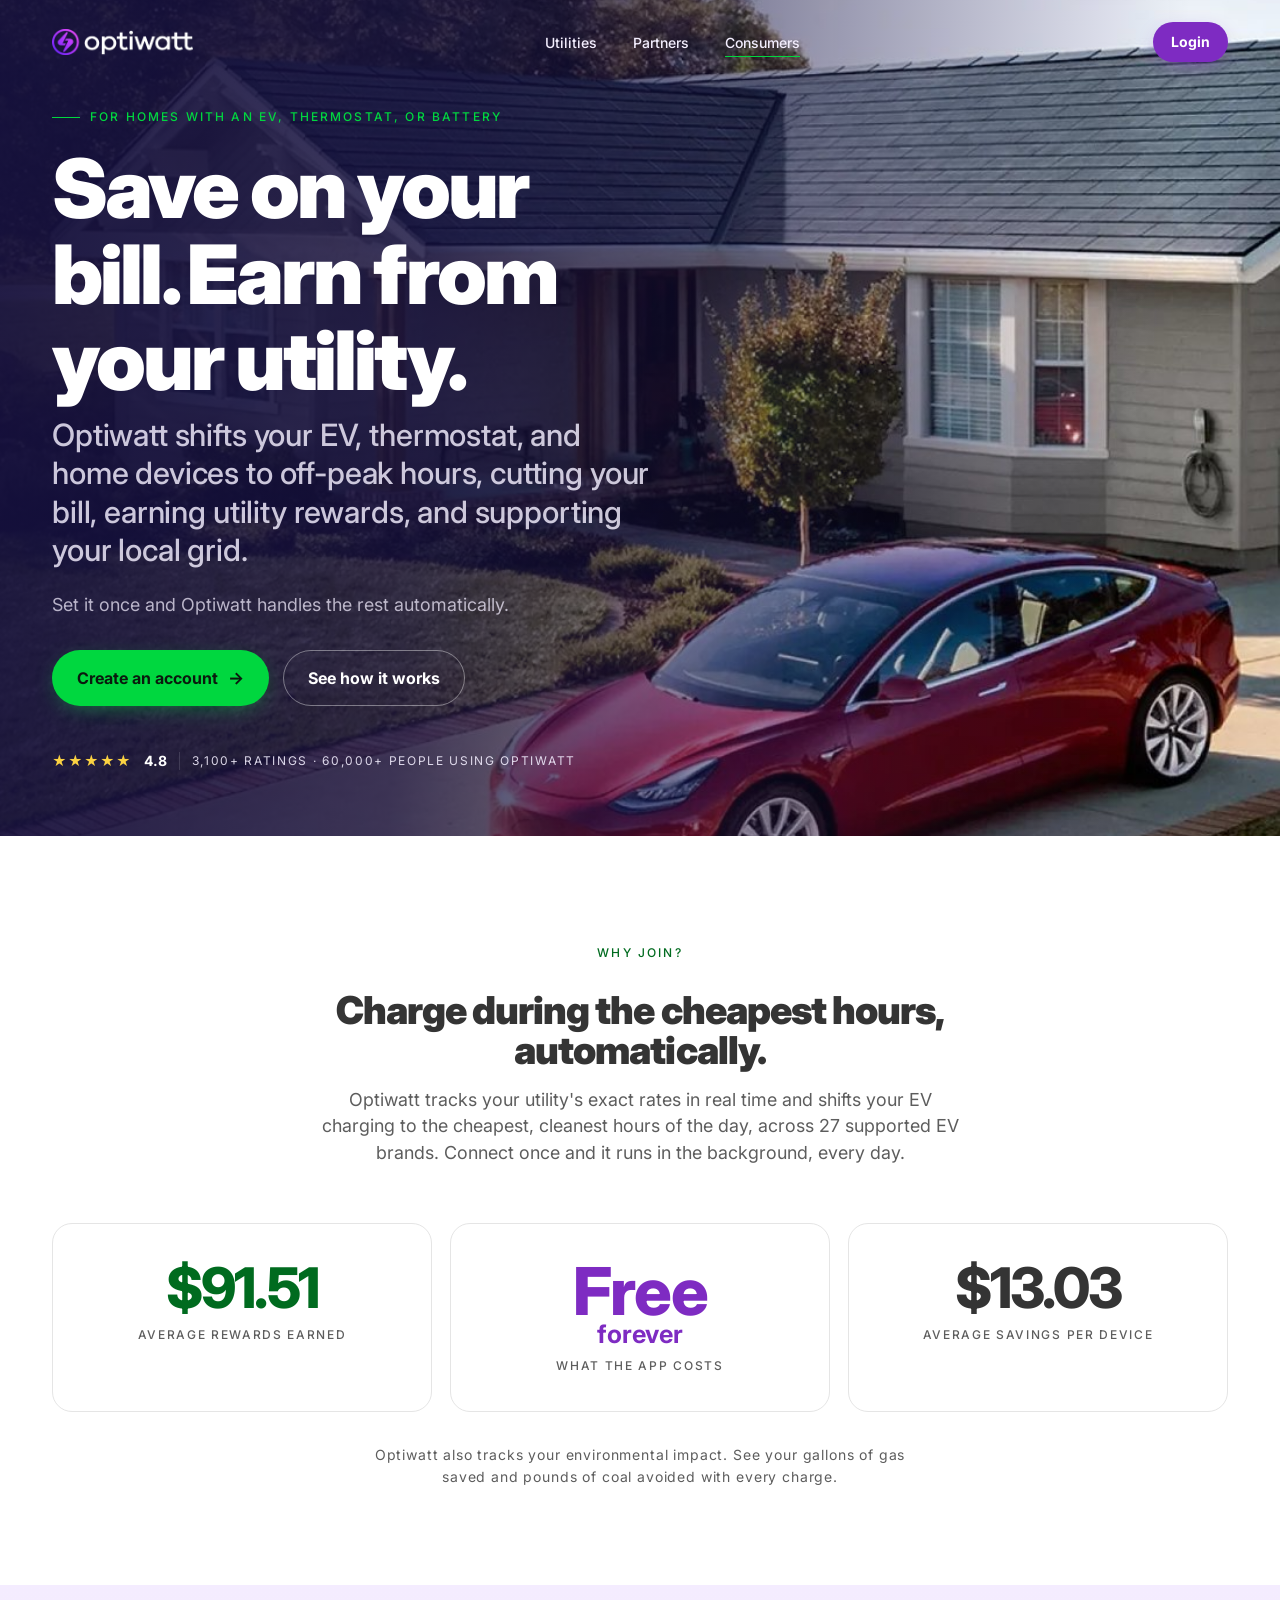
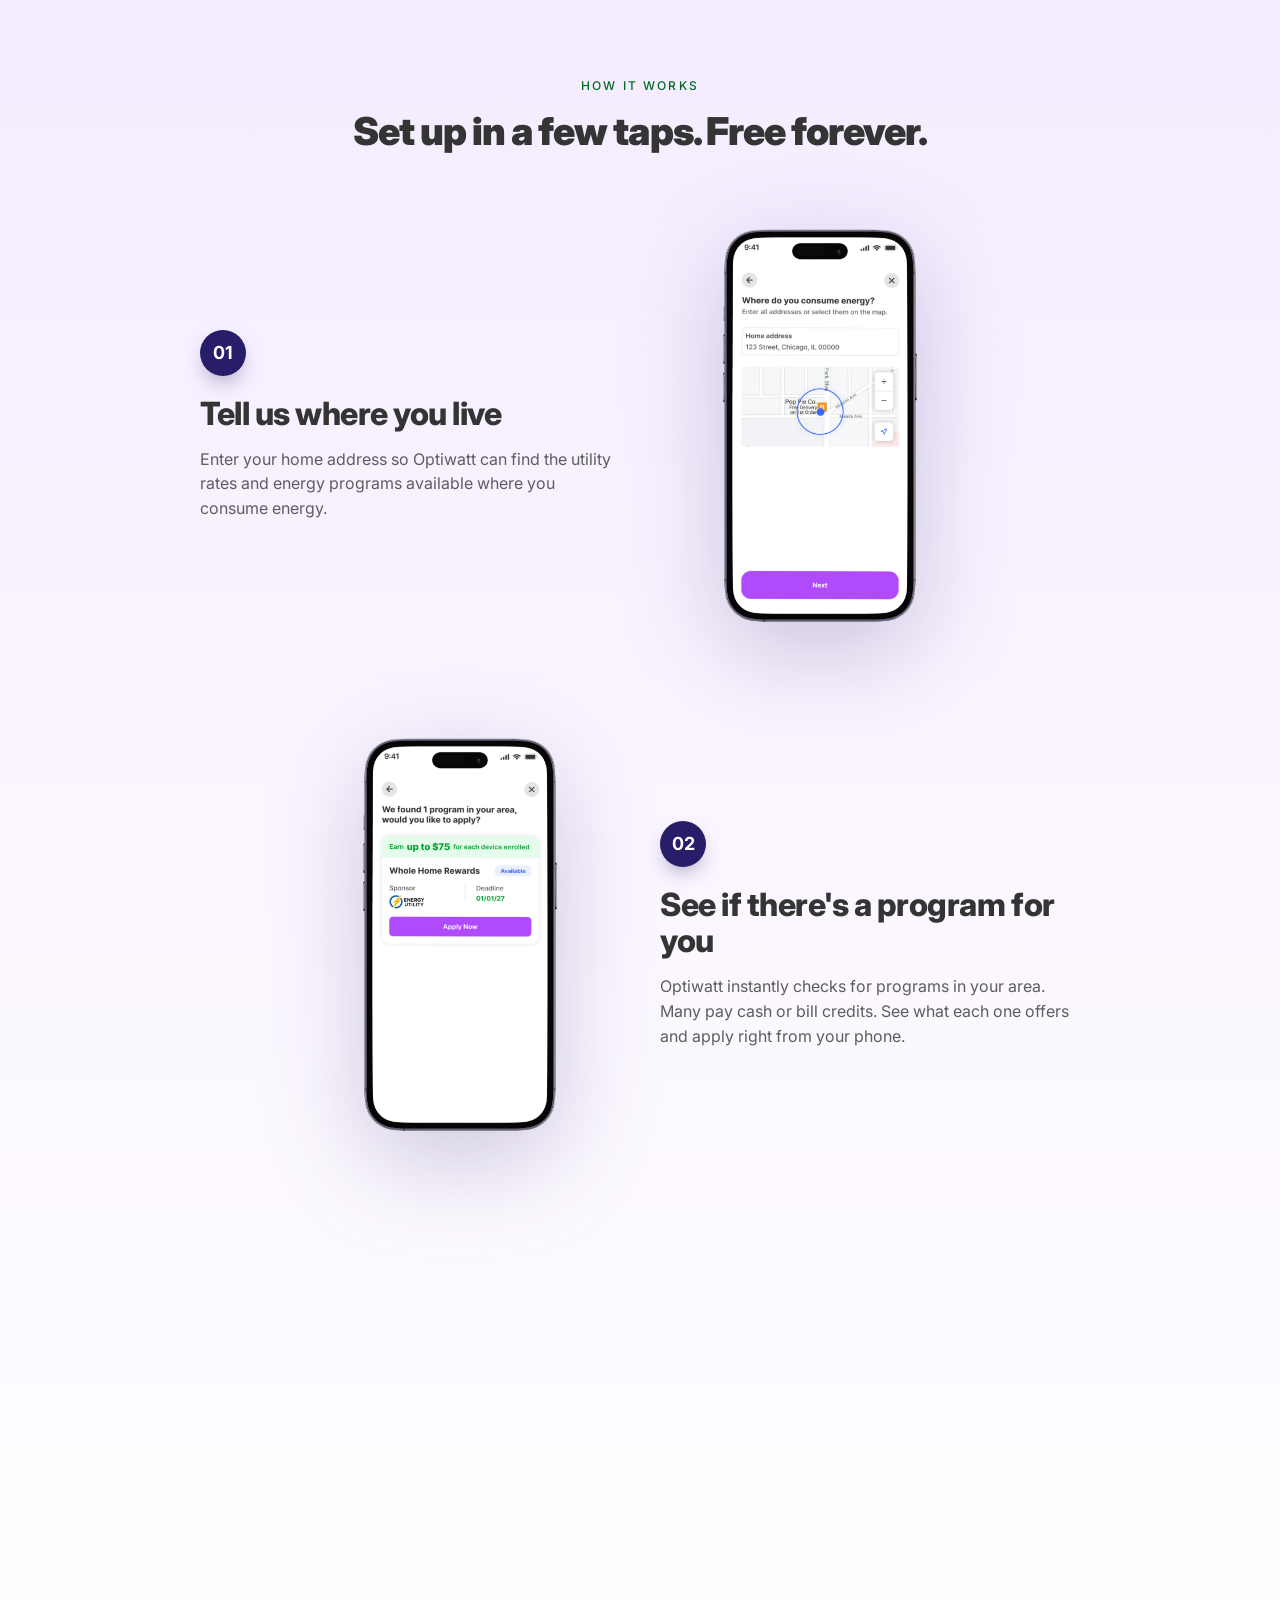
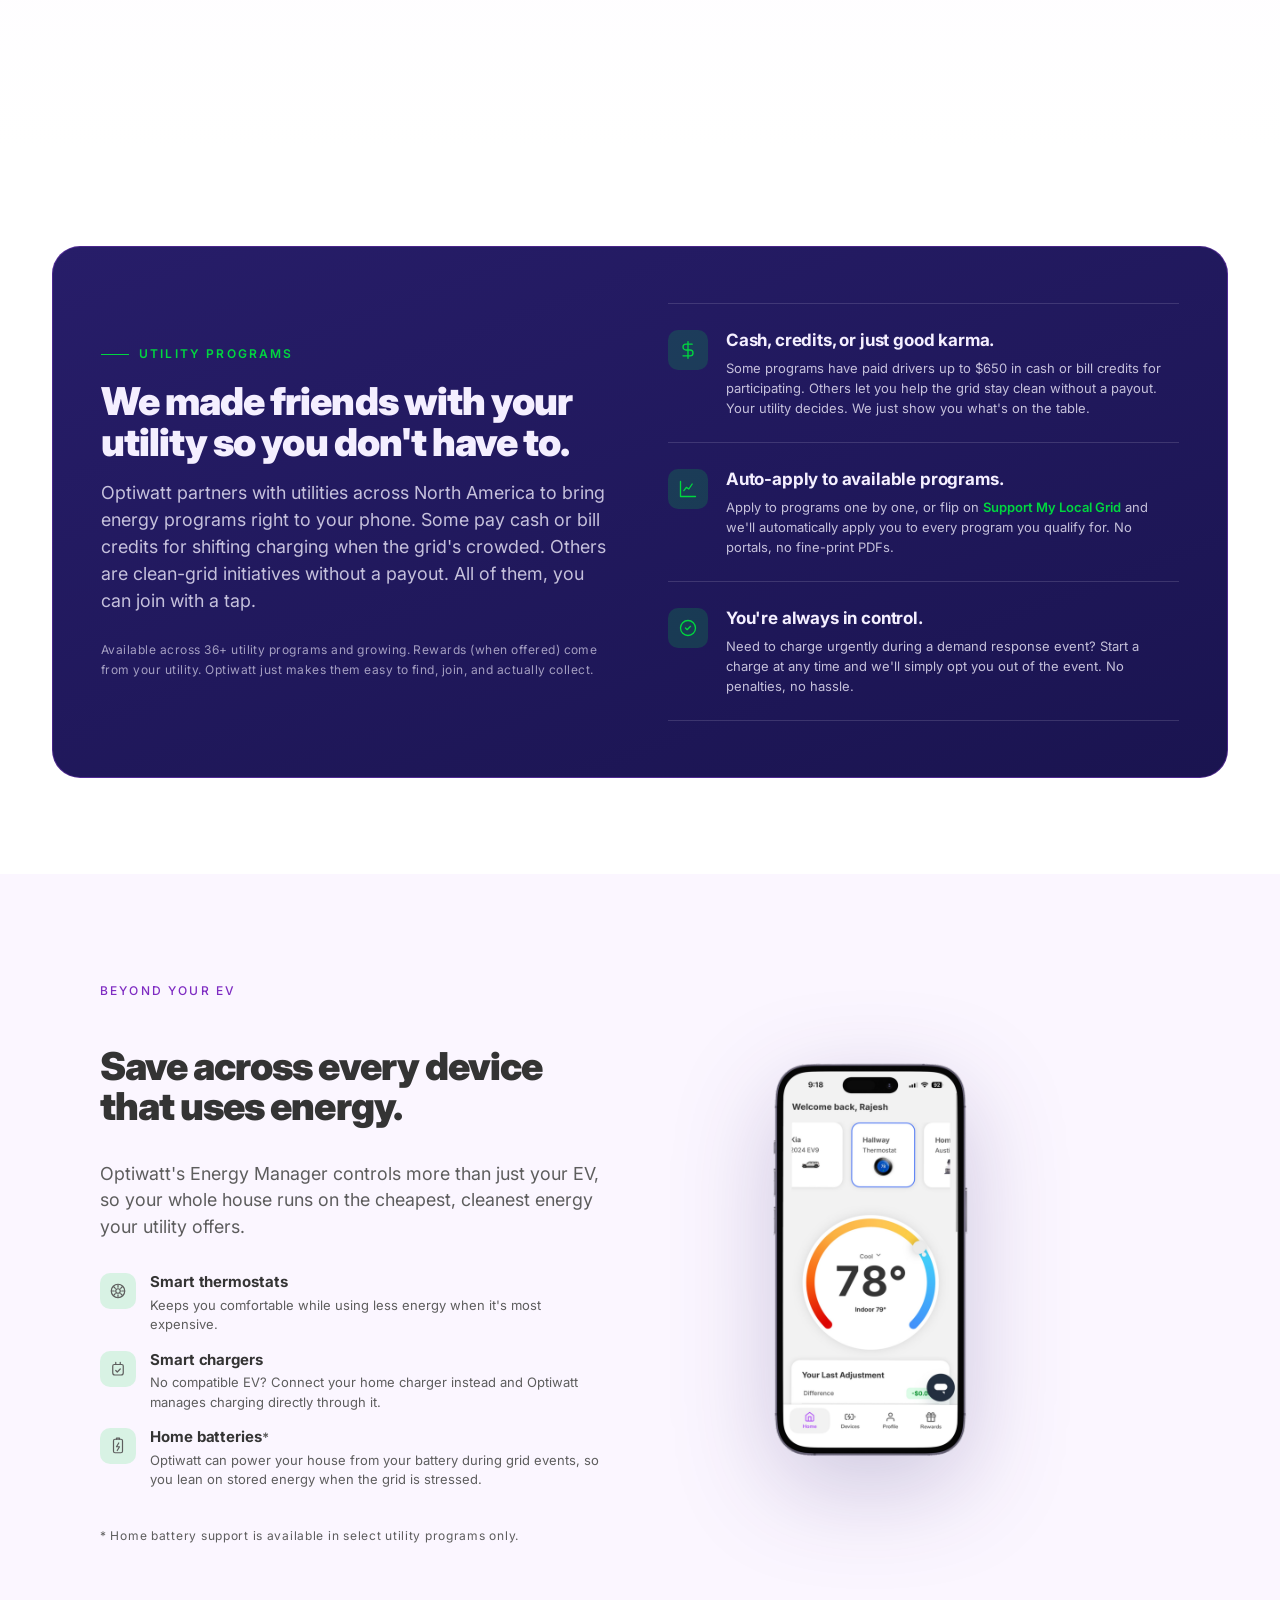
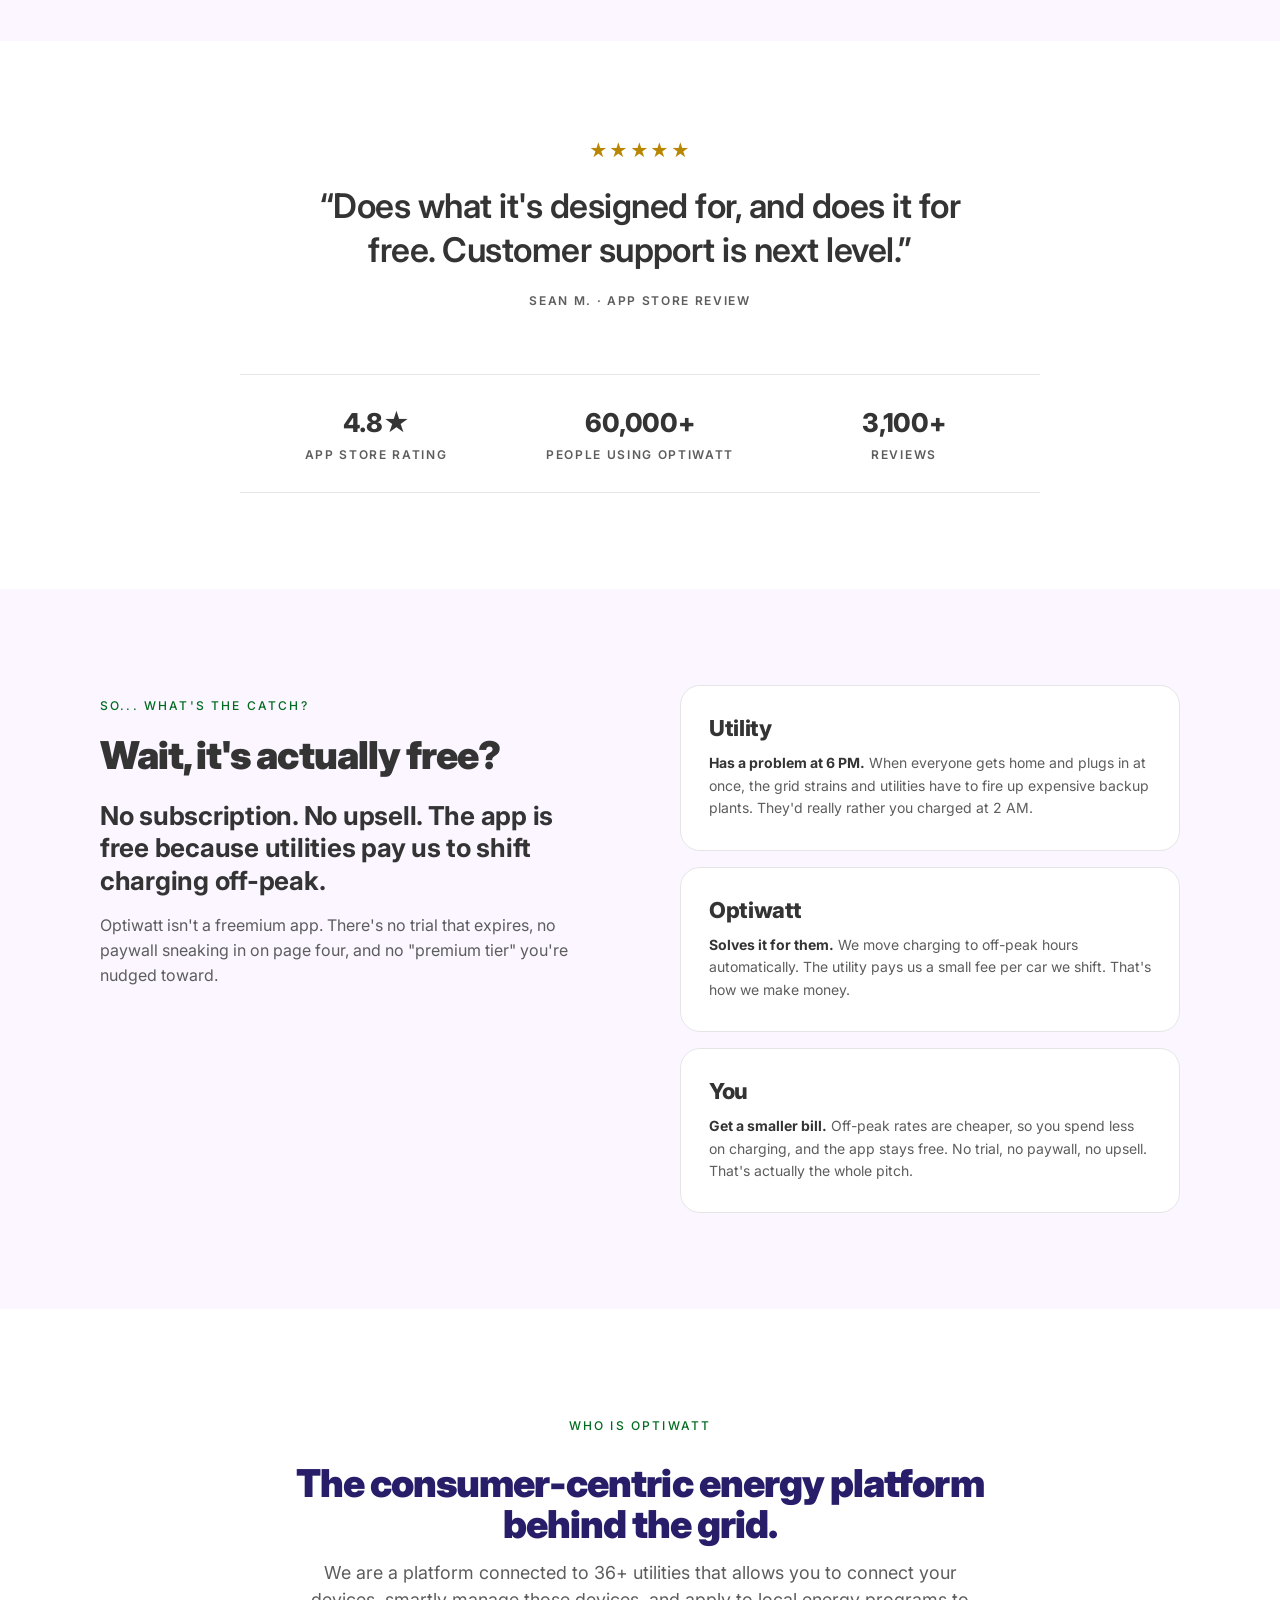
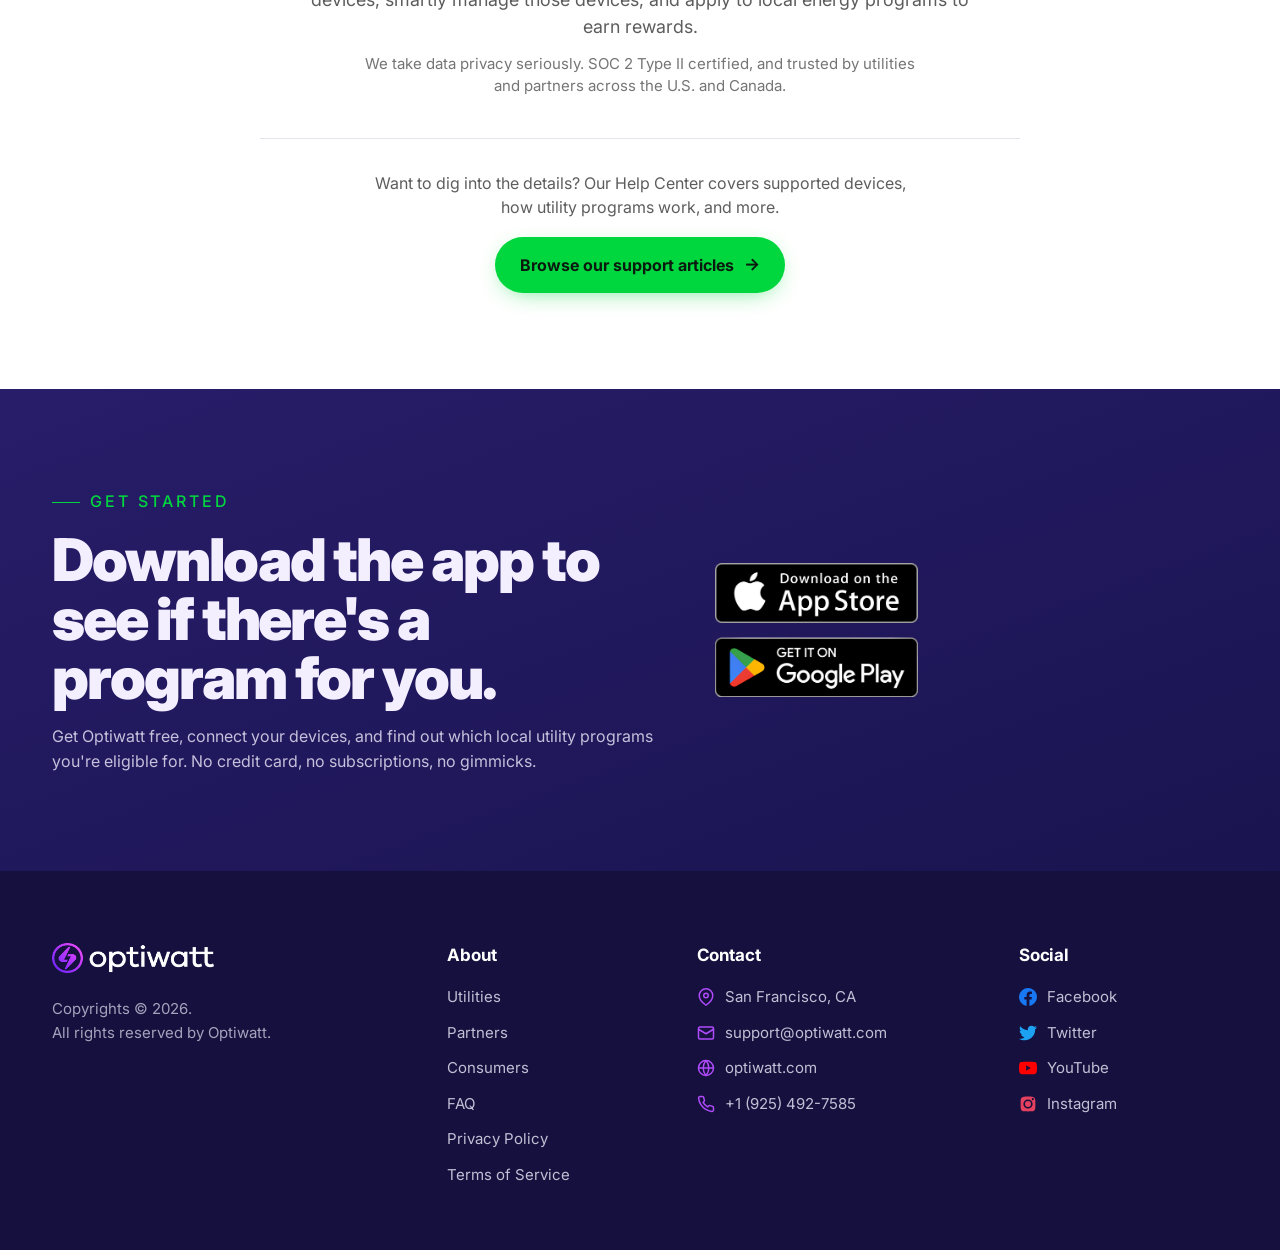
<file: consumers.html>
<!doctype html>
<html lang="en">
<head>
<meta charset="utf-8">
<meta name="viewport" content="width=device-width,initial-scale=1">
<link rel="icon" type="image/png" href="favicon.png">
<link rel="apple-touch-icon" href="favicon.png">
<title>Save on your bill, earn from your utility | Optiwatt</title>
<meta name="description" content="Optiwatt shifts your EV, thermostat, and home devices to off-peak hours, cutting your energy bill and earning you $50–$650 a year in utility program rewards. Automatic and free forever. 4.8 stars, 60,000+ people using Optiwatt.">
<link rel="stylesheet" href="css/base.css">
<link rel="stylesheet" href="css/site.css">

<!-- ============== SEO / SOCIAL ============== -->
<link rel="canonical" href="https://optiwatt.com/consumers">
<meta name="robots" content="index, follow, max-image-preview:large">
<meta property="og:type" content="website">
<meta property="og:site_name" content="Optiwatt">
<meta property="og:title" content="Save on your bill, earn from your utility | Optiwatt">
<meta property="og:description" content="Optiwatt shifts your EV, thermostat, and home devices to off-peak hours, cutting your energy bill and earning you $50–$650 a year in utility program rewards. Automatic and free forever. 4.8 stars, 60,000+ people using Optiwatt.">
<meta property="og:url" content="https://optiwatt.com/consumers">
<meta property="og:image" content="https://optiwatt.com/images/og-image.jpg">
<meta property="og:image:width" content="1200">
<meta property="og:image:height" content="630">
<meta property="og:image:alt" content="A modern home with a solar roof and a red electric vehicle charging in the driveway">
<meta property="og:locale" content="en_US">
<meta name="twitter:card" content="summary_large_image">
<meta name="twitter:site" content="@optiwatt">
<meta name="twitter:title" content="Save on your bill, earn from your utility | Optiwatt">
<meta name="twitter:description" content="Optiwatt shifts your EV, thermostat, and home devices to off-peak hours, cutting your energy bill and earning you $50–$650 a year in utility program rewards. Automatic and free forever. 4.8 stars, 60,000+ people using Optiwatt.">
<meta name="twitter:image" content="https://optiwatt.com/images/og-image.jpg">
<script type="application/ld+json">
{
  "@context": "https://schema.org",
  "@type": "SoftwareApplication",
  "name": "Optiwatt",
  "operatingSystem": "iOS, Android",
  "applicationCategory": "UtilitiesApplication",
  "url": "https://optiwatt.com/consumers",
  "description": "Optiwatt automatically shifts your EV, thermostat, and home devices to off-peak hours to cut your energy bill and earn utility program rewards.",
  "offers": { "@type": "Offer", "price": "0", "priceCurrency": "USD" },
  "aggregateRating": { "@type": "AggregateRating", "ratingValue": "4.8", "ratingCount": "3100" },
  "publisher": { "@type": "Organization", "name": "Optiwatt", "url": "https://optiwatt.com/" }
}
</script>
<script type="application/ld+json">
{
  "@context": "https://schema.org",
  "@type": "FAQPage",
  "mainEntity": [
    { "@type": "Question", "name": "Is Optiwatt really free?", "acceptedAnswer": { "@type": "Answer", "text": "Yes. No subscription, no upsell. The app is free because utilities pay Optiwatt to shift charging to off-peak hours. Optiwatt is not a freemium app: there is no trial that expires, no paywall, and no premium tier." } },
    { "@type": "Question", "name": "What is the catch with Optiwatt?", "acceptedAnswer": { "@type": "Answer", "text": "There is no catch. When everyone plugs in at 6 PM the grid strains, so utilities pay Optiwatt a small fee to move your charging to off-peak hours automatically. You get a smaller bill and the app stays free." } },
    { "@type": "Question", "name": "How does Optiwatt make money?", "acceptedAnswer": { "@type": "Answer", "text": "Optiwatt moves your charging to off-peak hours automatically, and the utility pays a small fee for each vehicle shifted. That is how Optiwatt makes money, so the app stays free for you." } }
  ]
}
</script>
</head>
<body>

<a href="#main" class="skip-link">Skip to content</a>

<!-- ============== NAV ============== -->
<header class="site-nav is-dark">
  <div class="container nav-inner">
    <a class="nav-logo" href="index.html">
      <img src="images/logo-light.webp" alt="Optiwatt">
    </a>
    <nav aria-label="Primary" id="primary-nav">
      <ul class="nav-links">
        <li><a href="index.html">Utilities</a></li>
        <li><a href="partners.html">Partners</a></li>
        <li><a href="consumers.html" class="is-active">Consumers</a></li>
      </ul>
    </nav>
    <a class="nav-login" href="https://optiwatt.com/login" target="_blank" rel="noopener">Login</a>
    <button class="nav-toggle" type="button" aria-label="Open menu" aria-expanded="false" aria-controls="primary-nav">
      <span class="nav-toggle-bar"></span>
      <span class="nav-toggle-bar"></span>
      <span class="nav-toggle-bar"></span>
    </button>
  </div>
</header>

<main id="main">

<!-- ============== HERO ============== -->
<section class="hero hero-immersive">
  <div class="hero-bg" aria-hidden="true"></div>
  <div class="hero-scrim" aria-hidden="true"></div>
  <div class="container">
    <div class="hero-copy">
      <p class="eyebrow hero-eyebrow reveal in">For homes with an EV, thermostat, or battery</p>
      <h1 class="display-xl reveal delay-1 in h1-two-tier">
        <span class="h1-primary">Save on your bill. Earn from your utility.</span>
        <span class="h1-secondary">Optiwatt shifts your EV, thermostat, and home devices to off-peak hours, cutting your bill, earning utility rewards, and supporting your local grid.</span>
      </h1>
      <p class="lede reveal delay-2 in">Set it once and Optiwatt handles the rest automatically.</p>
      <div class="hero-ctas reveal delay-3 in">
        <a href="https://optiwatt.com/signup" class="btn btn-primary btn-arrow" target="_blank" rel="noopener">Create an account</a>
        <a href="#how-it-works" class="btn btn-ghost-light">See how it works</a>
      </div>
      <div class="hero-social reveal delay-3 in" aria-label="App rating and downloads">
        <div class="rating-badge">
          <a class="stars" href="https://apps.apple.com/us/app/optiwatt-local-energy-rewards/id1536047033" target="_blank" rel="noopener" aria-label="4.8 stars — read our App Store reviews" style="text-decoration:none;">★★★★★</a>
          <span class="score">4.8</span>
          <span class="meta">3,100+ ratings · 60,000+ people using Optiwatt</span>
        </div>
      </div>
    </div>
  </div>
</section>

<!-- ============== SAVINGS / VALUE PROP ============== -->
<section class="savings-section" id="why-join">
  <div class="container">
    <div class="savings-head">
      <p class="eyebrow dark no-rule reveal">Why join?</p>
      <h2 class="display-s reveal delay-1">Charge during the cheapest hours, automatically.</h2>
      <p class="lede reveal delay-2">Optiwatt tracks your utility's exact rates in real time and shifts your EV charging to the cheapest, cleanest hours of the day, across 27 supported EV brands. Connect once and it runs in the background, every day.</p>
    </div>

    <div class="savings-grid reveal delay-2">
      <div class="savings-stat">
        <span class="ss-num">$91.51</span>
        <span class="ss-label">Average rewards earned</span>
      </div>
      <div class="savings-stat">
        <span class="ss-num ss-num-free">Free<span class="ss-forever">forever</span></span>
        <span class="ss-label">What the app costs</span>
      </div>
      <div class="savings-stat">
        <span class="ss-num">$13.03</span>
        <span class="ss-label">Average savings per device</span>
      </div>
    </div>

    <p class="savings-eco reveal delay-3">Optiwatt also tracks your environmental impact. See your gallons of gas saved and pounds of coal avoided with every charge.</p>
  </div>
</section>

<!-- ============== HOW IT WORKS: image+text alternating rows ============== -->
<section class="steps-section" id="how-it-works">
  <div class="container">
    <div class="steps-head">
      <p class="eyebrow dark no-rule reveal" style="justify-content:center;display:flex;">How it works</p>
      <h2 class="display-s reveal delay-1">Set up in a few taps. Free forever.</h2>
    </div>

    <div class="steps-rows">

      <!-- Row 1: Tell us where you live, phone right -->
      <div class="step-row reveal delay-2">
        <div class="step-row-copy">
          <span class="step-num">01</span>
          <h3 class="step-title">Tell us where you live</h3>
          <p class="step-desc">Enter your home address so Optiwatt can find the utility rates and energy programs available where you consume energy.</p>
        </div>
        <div class="step-row-visual">
          <img loading="lazy" decoding="async" class="step-phone" src="images/step-1-address.png" alt="Optiwatt onboarding screen asking where you consume energy, with a home address field and a map.">
        </div>
      </div>

      <!-- Row 2: See if there's a program, phone left -->
      <div class="step-row reverse reveal delay-2">
        <div class="step-row-copy">
          <span class="step-num">02</span>
          <h3 class="step-title">See if there's a program for you</h3>
          <p class="step-desc">Optiwatt instantly checks for programs in your area. Many pay cash or bill credits. See what each one offers and apply right from your phone.</p>
        </div>
        <div class="step-row-visual">
          <img loading="lazy" decoding="async" class="step-phone" src="images/step-2-program.png" alt="Optiwatt screen showing one program found in your area (Whole Home Rewards, earn up to $75 per device enrolled), with an Apply Now button.">
        </div>
      </div>

      <!-- Row 3: Connect devices and enroll, phone right -->
      <div class="step-row reveal delay-2">
        <div class="step-row-copy">
          <span class="step-num">03</span>
          <h3 class="step-title">Connect your devices and start earning</h3>
          <p class="step-desc">Connect your EV, charger, thermostat, or Powerwall to enroll. Optiwatt handles charging automatically from there, and you can change or opt out anytime.</p>
        </div>
        <div class="step-row-visual">
          <img loading="lazy" decoding="async" class="step-phone" src="images/step-3-enroll.png" alt="Optiwatt Connect devices screen showing two eligible devices already connected with checkmarks — a 2025 Tesla Model 3 and a Nest thermostat — with $100 enrollment and $25 per year participation.">
        </div>
      </div>

    </div>
  </div>
</section>

<!-- ============== UTILITY PROGRAMS ============== -->
<section class="earn-section" id="earn">
  <div class="container">
    <div class="earn-panel reveal">
      <div class="earn-panel-copy">
        <p class="eyebrow earn-eyebrow">Utility programs</p>
        <h2 class="display-s">We made friends with your utility so you don't have to.</h2>
        <p class="lede">Optiwatt partners with utilities across North America to bring energy programs right to your phone. Some pay cash or bill credits for shifting charging when the grid's crowded. Others are clean-grid initiatives without a payout. All of them, you can join with a tap.</p>
        <p class="earn-foot">Available across 36+ utility programs and growing. Rewards (when offered) come from your utility. Optiwatt just makes them easy to find, join, and actually collect.</p>
      </div>

      <ul class="earn-list" role="list">
        <li class="earn-item">
          <span class="earn-icon" aria-hidden="true">
            <svg viewBox="0 0 24 24"><path d="M12 2v20"/><path d="M17 5H9.5a3.5 3.5 0 0 0 0 7h5a3.5 3.5 0 0 1 0 7H6"/></svg>
          </span>
          <div class="earn-item-body">
            <h3>Cash, credits, or just good karma.</h3>
            <p>Some programs have paid drivers up to $650 in cash or bill credits for participating. Others let you help the grid stay clean without a payout. Your utility decides. We just show you what's on the table.</p>
          </div>
        </li>
        <li class="earn-item">
          <span class="earn-icon" aria-hidden="true">
            <svg viewBox="0 0 24 24"><path d="M3 3v18h18"/><path d="M7 14l3-4 3 2 4-6"/></svg>
          </span>
          <div class="earn-item-body">
            <h3>Auto-apply to available programs.</h3>
            <p>Apply to programs one by one, or flip on <em>Support My Local Grid</em> and we'll automatically apply you to every program you qualify for. No portals, no fine-print PDFs.</p>
          </div>
        </li>
        <li class="earn-item">
          <span class="earn-icon" aria-hidden="true">
            <svg viewBox="0 0 24 24"><circle cx="12" cy="12" r="9"/><path d="M9 12l2 2 4-4"/></svg>
          </span>
          <div class="earn-item-body">
            <h3>You're always in control.</h3>
            <p>Need to charge urgently during a demand response event? Start a charge at any time and we'll simply opt you out of the event. No penalties, no hassle.</p>
          </div>
        </li>
      </ul>
    </div>
  </div>
</section>

<!-- ============== BEYOND EV ============== -->
<section class="beyond-section" id="beyond">
  <div class="container">
    <div class="beyond-pair">
      <div class="beyond-pair-copy">
        <p class="eyebrow dark no-rule reveal">Beyond your EV</p>
        <h2 class="display-s reveal delay-1">Save across every device that uses energy.</h2>
        <p class="lede reveal delay-2">Optiwatt's Energy Manager controls more than just your EV, so your whole house runs on the cheapest, cleanest energy your utility offers.</p>

        <ul class="beyond-list reveal delay-3" role="list">
          <li class="beyond-list-item">
            <span class="beyond-list-icon" aria-hidden="true">
              <svg viewBox="0 0 24 24"><circle cx="12" cy="12" r="9"/><path d="M12 4v3M12 17v3M4 12h3M17 12h3M6.3 6.3l2.1 2.1M15.6 15.6l2.1 2.1M6.3 17.7l2.1-2.1M15.6 8.4l2.1-2.1"/><circle cx="12" cy="12" r="3"/></svg>
            </span>
            <div>
              <strong>Smart thermostats</strong>
              <span>Keeps you comfortable while using less energy when it's most expensive.</span>
            </div>
          </li>
          <li class="beyond-list-item">
            <span class="beyond-list-icon" aria-hidden="true">
              <svg viewBox="0 0 24 24"><path d="M7 6h10a2 2 0 0 1 2 2v9a3 3 0 0 1-3 3H8a3 3 0 0 1-3-3V8a2 2 0 0 1 2-2z"/><path d="M9 3v3M15 3v3"/><path d="M9 14l2 2 4-4"/></svg>
            </span>
            <div>
              <strong>Smart chargers</strong>
              <span>No compatible EV? Connect your home charger instead and Optiwatt manages charging directly through it.</span>
            </div>
          </li>
          <li class="beyond-list-item">
            <span class="beyond-list-icon" aria-hidden="true">
              <svg viewBox="0 0 24 24"><rect x="6" y="3" width="12" height="18" rx="2"/><path d="M10 3V1.5h4V3"/><path d="M13 8l-3 5h4l-3 5" stroke-width="1.6"/></svg>
            </span>
            <div>
              <strong>Home batteries<span class="beyond-asterisk" aria-hidden="true">*</span></strong>
              <span>Optiwatt can power your house from your battery during grid events, so you lean on stored energy when the grid is stressed.</span>
            </div>
          </li>
        </ul>

        <p class="beyond-footnote reveal delay-3"><span aria-hidden="true">*</span> Home battery support is available in select utility programs only.</p>
      </div>

      <div class="beyond-pair-visual reveal delay-2">
        <img loading="lazy" decoding="async" src="images/beyond-thermostat-dashboard.png" alt="Optiwatt thermostat cost dashboard showing -$0.06 last adjustment, a savings/costs toggle, and a 30-day total of 263 kWh / $17.62 with a daily energy use bar chart." class="beyond-phone beyond-phone-back">
        <img loading="lazy" decoding="async" src="images/beyond-thermostat-front.png" alt="Optiwatt home screen showing Rajesh's Hallway Thermostat selected, currently cooling to 78° with the indoor temperature at 79°." class="beyond-phone beyond-phone-front">
      </div>
    </div>
  </div>
</section>

<!-- ============== TESTIMONIALS ============== -->
<section class="testimonials">
  <div class="container">
    <figure class="testimonial-hero reveal">
      <span class="th-stars" aria-hidden="true">★★★★★</span>
      <blockquote>Does what it's designed for, and does it for free. Customer support is next level.</blockquote>
      <figcaption>Sean M. · App Store review</figcaption>
    </figure>

    <div class="social-proof-bar reveal delay-2">
      <div class="spb-stat">
        <span class="spb-num">4.8★</span>
        <span class="spb-label">App Store rating</span>
      </div>
      <div class="spb-stat">
        <span class="spb-num">60,000+</span>
        <span class="spb-label">People using Optiwatt</span>
      </div>
      <div class="spb-stat">
        <span class="spb-num">3,100+</span>
        <span class="spb-label">Reviews</span>
      </div>
    </div>
  </div>
</section>

<!-- ============== HOW IT'S FREE ============== -->
<section class="how-free" id="how-its-free">
  <div class="container">
    <div class="how-free-pair">

      <div class="how-free-pair-copy reveal">
        <p class="eyebrow dark no-rule">So... what's the catch?</p>
        <h2 class="display-s">Wait, it's actually free?</h2>
        <h3 class="how-free-pitch">No subscription. No upsell. The app is free because utilities pay us to shift charging off-peak.</h3>
        <p class="how-free-lede">Optiwatt isn't a freemium app. There's no trial that expires, no paywall sneaking in on page four, and no "premium tier" you're nudged toward.</p>
      </div>

      <div class="how-free-pair-cards reveal delay-2">
        <div class="hf-step">
          <h3 class="hf-entity">Utility</h3>
          <p><strong>Has a problem at 6 PM.</strong> When everyone gets home and plugs in at once, the grid strains and utilities have to fire up expensive backup plants. They'd really rather you charged at 2 AM.</p>
        </div>
        <div class="hf-step">
          <h3 class="hf-entity">Optiwatt</h3>
          <p><strong>Solves it for them.</strong> We move charging to off-peak hours automatically. The utility pays us a small fee per car we shift. That's how we make money.</p>
        </div>
        <div class="hf-step">
          <h3 class="hf-entity">You</h3>
          <p><strong>Get a smaller bill.</strong> Off-peak rates are cheaper, so you spend less on charging, and the app stays free. No trial, no paywall, no upsell. That's actually the whole pitch.</p>
        </div>
      </div>

    </div>
  </div>
</section>

<!-- ============== WHO IS OPTIWATT ============== -->
<section class="who-section" id="who">
  <div class="container">
    <div class="who-head reveal">
      <p class="eyebrow dark no-rule">Who is Optiwatt</p>
      <h2 class="display-s">The consumer-centric energy platform behind the grid.</h2>
      <p class="lede">We are a platform connected to 36+ utilities that allows you to connect your devices, smartly manage those devices, and apply to local energy programs to earn rewards.</p>
      <p class="who-foot">We take data privacy seriously. SOC 2 Type II certified, and trusted by utilities and partners across the U.S. and Canada.</p>

      <div class="who-support reveal delay-2">
        <p>Want to dig into the details? Our Help Center covers supported devices, how utility programs work, and more.</p>
        <a href="https://optiwatt.zendesk.com/hc/en-us" target="_blank" rel="noopener" class="btn btn-primary btn-arrow">Browse our support articles</a>
      </div>
    </div>
  </div>
</section>

<!-- ============== DOWNLOAD CTA ============== -->
<section class="download-section" id="download">
  <div class="container download-grid">
    <div class="download-copy">
      <p class="eyebrow reveal">Get started</p>
      <h2 class="display-m reveal delay-1">Download the app to see if there's a program for you.</h2>
      <p class="reveal delay-2">Get Optiwatt free, connect your devices, and find out which local utility programs you're eligible for. No credit card, no subscriptions, no gimmicks.</p>
    </div>

    <div class="download-actions reveal delay-1">
      <div class="store-badges-row">
        <a href="https://apps.apple.com/us/app/optiwatt-local-energy-rewards/id1536047033" class="app-badge" target="_blank" rel="noopener"><img loading="lazy" decoding="async" src="images/app-store-badge.png" alt="Download on the App Store"></a>
        <a href="https://play.google.com/store/apps/details?id=com.getoptiwatt.optiwatt&hl=en_US" class="app-badge" target="_blank" rel="noopener"><img loading="lazy" decoding="async" src="images/google-play-badge.png" alt="Get it on Google Play"></a>
      </div>
    </div>
  </div>
</section>

</main>

<!-- ============== FOOTER ============== -->
<footer class="site-footer">
  <div class="container footer-grid">
    <div class="footer-brand">
      <img loading="lazy" decoding="async" class="footer-logo-img" src="images/logo-light.webp" alt="Optiwatt">
      <p class="footer-copy">Copyrights © 2026.<br>All rights reserved by Optiwatt.</p>
    </div>
    <div class="footer-col">
      <h3>About</h3>
      <ul>
        <li><a href="index.html">Utilities</a></li>
        <li><a href="partners.html">Partners</a></li>
        <li><a href="consumers.html">Consumers</a></li>
        <li><a href="https://optiwatt.zendesk.com/hc/en-us" target="_blank" rel="noopener">FAQ</a></li>
        <li><a href="privacy.html">Privacy Policy</a></li>
        <li><a href="tos.html">Terms of Service</a></li>
      </ul>
    </div>
    <div class="footer-col footer-contact">
      <h3>Contact</h3>
      <ul>
        <li><span class="fc-icon"><svg viewBox="0 0 24 24" fill="none" stroke="currentColor" stroke-width="2" stroke-linecap="round" stroke-linejoin="round"><path d="M21 10c0 7-9 13-9 13s-9-6-9-13a9 9 0 0 1 18 0z"/><circle cx="12" cy="10" r="3"/></svg></span>San Francisco, CA</li>
        <li><a href="mailto:support@optiwatt.com"><span class="fc-icon"><svg viewBox="0 0 24 24" fill="none" stroke="currentColor" stroke-width="2" stroke-linecap="round" stroke-linejoin="round"><rect x="2" y="4" width="20" height="16" rx="2"/><path d="m22 7-10 6L2 7"/></svg></span>support@optiwatt.com</a></li>
        <li><a href="https://www.optiwatt.com" target="_blank" rel="noopener"><span class="fc-icon"><svg viewBox="0 0 24 24" fill="none" stroke="currentColor" stroke-width="2" stroke-linecap="round" stroke-linejoin="round"><circle cx="12" cy="12" r="10"/><path d="M2 12h20"/><path d="M12 2a15.3 15.3 0 0 1 0 20 15.3 15.3 0 0 1 0-20z"/></svg></span>optiwatt.com</a></li>
        <li><a href="tel:+19254927585"><span class="fc-icon"><svg viewBox="0 0 24 24" fill="none" stroke="currentColor" stroke-width="2" stroke-linecap="round" stroke-linejoin="round"><path d="M22 16.92v3a2 2 0 0 1-2.18 2 19.79 19.79 0 0 1-8.63-3.07 19.5 19.5 0 0 1-6-6 19.79 19.79 0 0 1-3.07-8.67A2 2 0 0 1 4.11 2h3a2 2 0 0 1 2 1.72c.13.96.36 1.9.7 2.81a2 2 0 0 1-.45 2.11L8.09 9.91a16 16 0 0 0 6 6l1.27-1.27a2 2 0 0 1 2.11-.45c.91.34 1.85.57 2.81.7A2 2 0 0 1 22 16.92z"/></svg></span>+1 (925) 492-7585</a></li>
      </ul>
    </div>
    <div class="footer-col footer-social">
      <h3>Social</h3>
      <ul>
        <li><a href="https://www.facebook.com/optiwatt/" target="_blank" rel="noopener"><span class="fs-icon"><svg viewBox="0 0 24 24" fill="#1877F2"><path d="M24 12a12 12 0 1 0-13.875 11.854v-8.385H7.078V12h3.047V9.356c0-3.007 1.792-4.668 4.533-4.668 1.312 0 2.686.234 2.686.234v2.953H15.83c-1.49 0-1.956.925-1.956 1.874V12h3.328l-.532 3.469h-2.796v8.385A12 12 0 0 0 24 12z"/></svg></span>Facebook</a></li>
        <li><a href="https://twitter.com/optiwatt" target="_blank" rel="noopener"><span class="fs-icon"><svg viewBox="0 0 24 24" fill="#1DA1F2"><path d="M23.954 4.569c-.885.389-1.83.654-2.825.775 1.014-.611 1.794-1.574 2.163-2.723-.951.555-2.005.959-3.127 1.184-.896-.959-2.173-1.559-3.591-1.559-2.717 0-4.92 2.203-4.92 4.917 0 .39.045.765.127 1.124C7.691 8.094 4.066 6.13 1.64 3.161c-.427.722-.666 1.561-.666 2.475 0 1.71.87 3.213 2.188 4.096-.807-.026-1.566-.248-2.228-.616v.061c0 2.385 1.693 4.374 3.946 4.827-.413.111-.849.171-1.296.171-.314 0-.615-.03-.916-.086.631 1.953 2.445 3.377 4.604 3.417-1.68 1.319-3.809 2.105-6.102 2.105-.39 0-.779-.023-1.17-.067 2.189 1.394 4.768 2.209 7.557 2.209 9.054 0 14-7.503 14-14.003 0-.211 0-.42-.015-.63.962-.689 1.797-1.56 2.457-2.548z"/></svg></span>Twitter</a></li>
        <li><a href="https://www.youtube.com/channel/UC3hhn3AJdZCxFJ_30wyQCdQ" target="_blank" rel="noopener"><span class="fs-icon"><svg viewBox="0 0 24 24" fill="#FF0000"><path d="M23.498 6.186a3.016 3.016 0 0 0-2.122-2.136C19.505 3.545 12 3.545 12 3.545s-7.505 0-9.377.505A3.017 3.017 0 0 0 .502 6.186C0 8.07 0 12 0 12s0 3.93.502 5.814a3.016 3.016 0 0 0 2.122 2.136c1.871.505 9.376.505 9.376.505s7.505 0 9.377-.505a3.015 3.015 0 0 0 2.122-2.136C24 15.93 24 12 24 12s0-3.93-.502-5.814zM9.545 15.568V8.432L15.818 12z"/></svg></span>YouTube</a></li>
        <li><a href="https://www.instagram.com/optiwatt/" target="_blank" rel="noopener"><span class="fs-icon"><svg viewBox="0 0 24 24" fill="#E4405F"><path d="M12 2.163c3.204 0 3.584.012 4.85.07 3.252.148 4.771 1.691 4.919 4.919.058 1.265.069 1.645.069 4.849 0 3.205-.012 3.584-.069 4.849-.149 3.225-1.664 4.771-4.919 4.919-1.266.058-1.644.07-4.85.07-3.204 0-3.584-.012-4.849-.07-3.26-.149-4.771-1.699-4.919-4.92-.058-1.265-.07-1.644-.07-4.849 0-3.204.013-3.583.07-4.849.149-3.227 1.664-4.771 4.919-4.919 1.266-.057 1.645-.069 4.849-.069zm0 3.675a6.162 6.162 0 1 0 0 12.324 6.162 6.162 0 0 0 0-12.324zM12 16a4 4 0 1 1 0-8 4 4 0 0 1 0 8zm6.406-11.845a1.44 1.44 0 1 0 0 2.881 1.44 1.44 0 0 0 0-2.881z"/></svg></span>Instagram</a></li>
      </ul>
    </div>
  </div>
</footer>

<script src="js/main.js"></script>

</body>
</html>
</file>
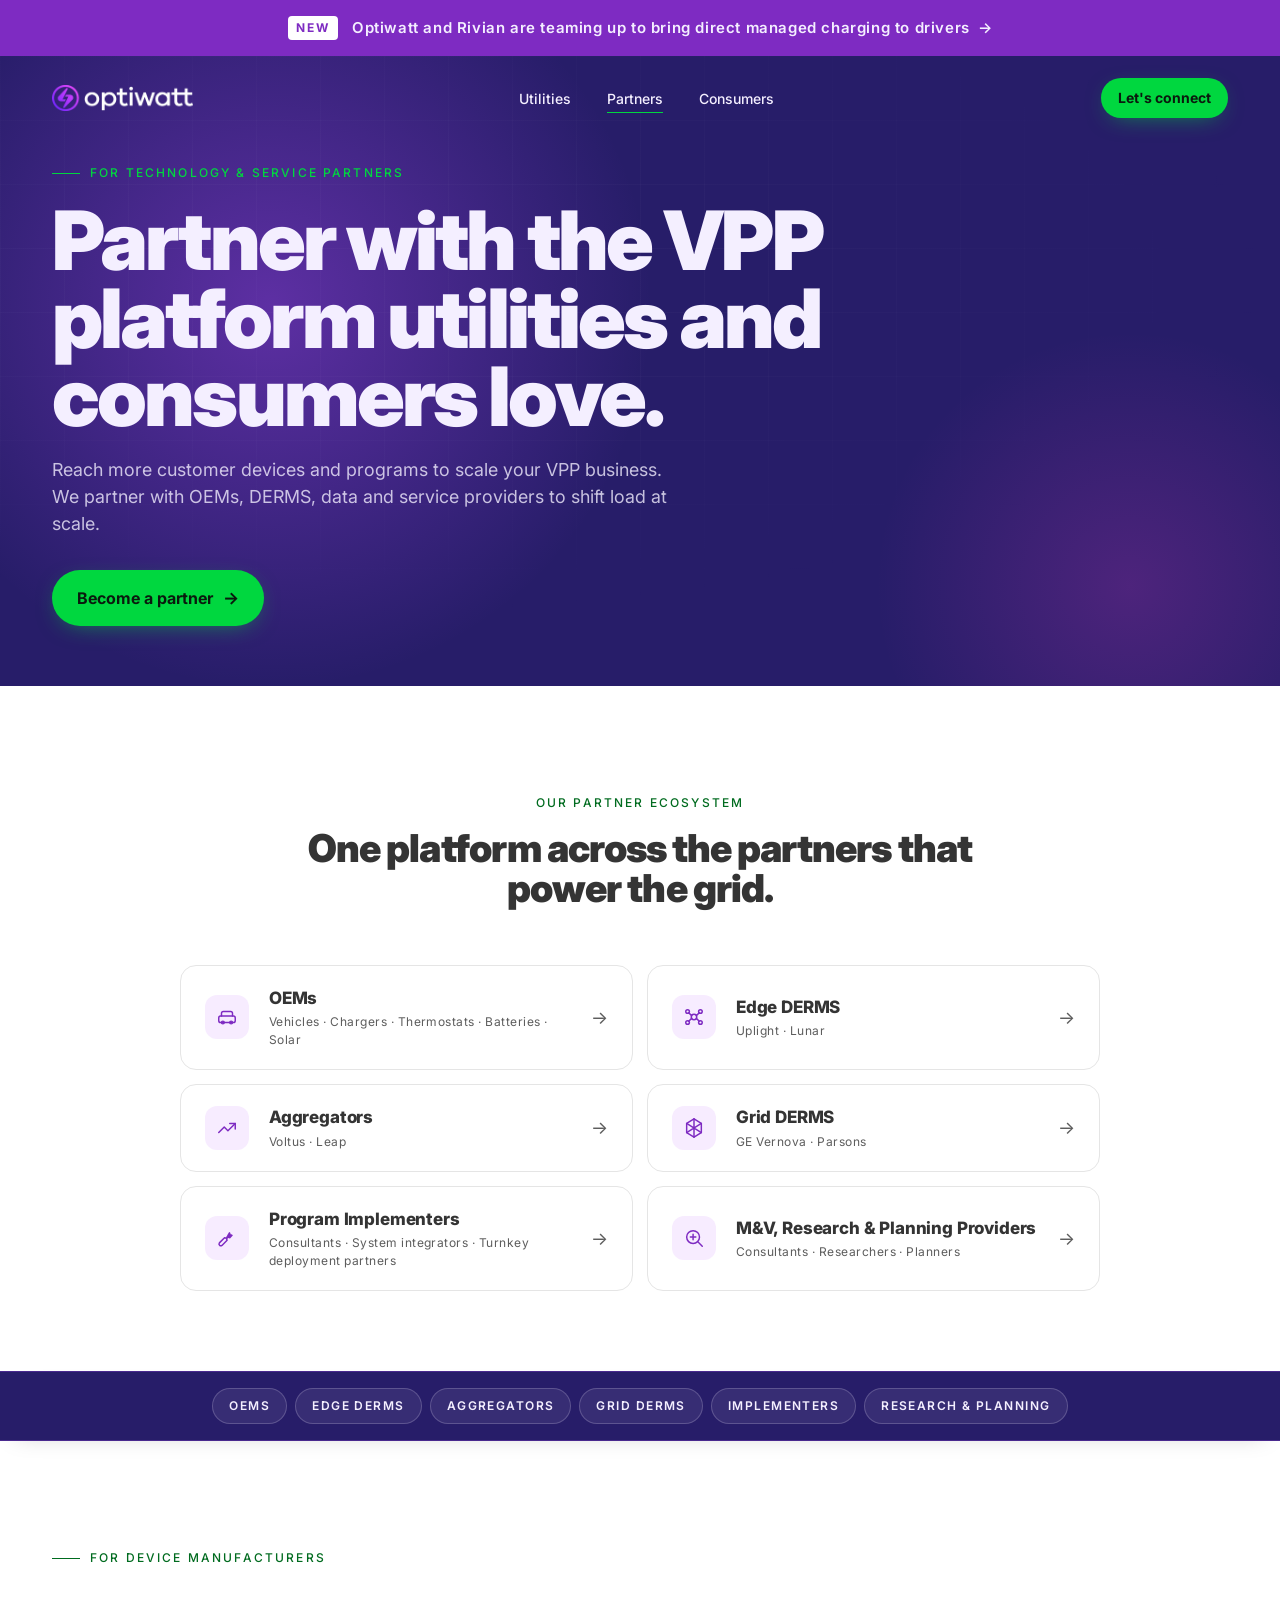
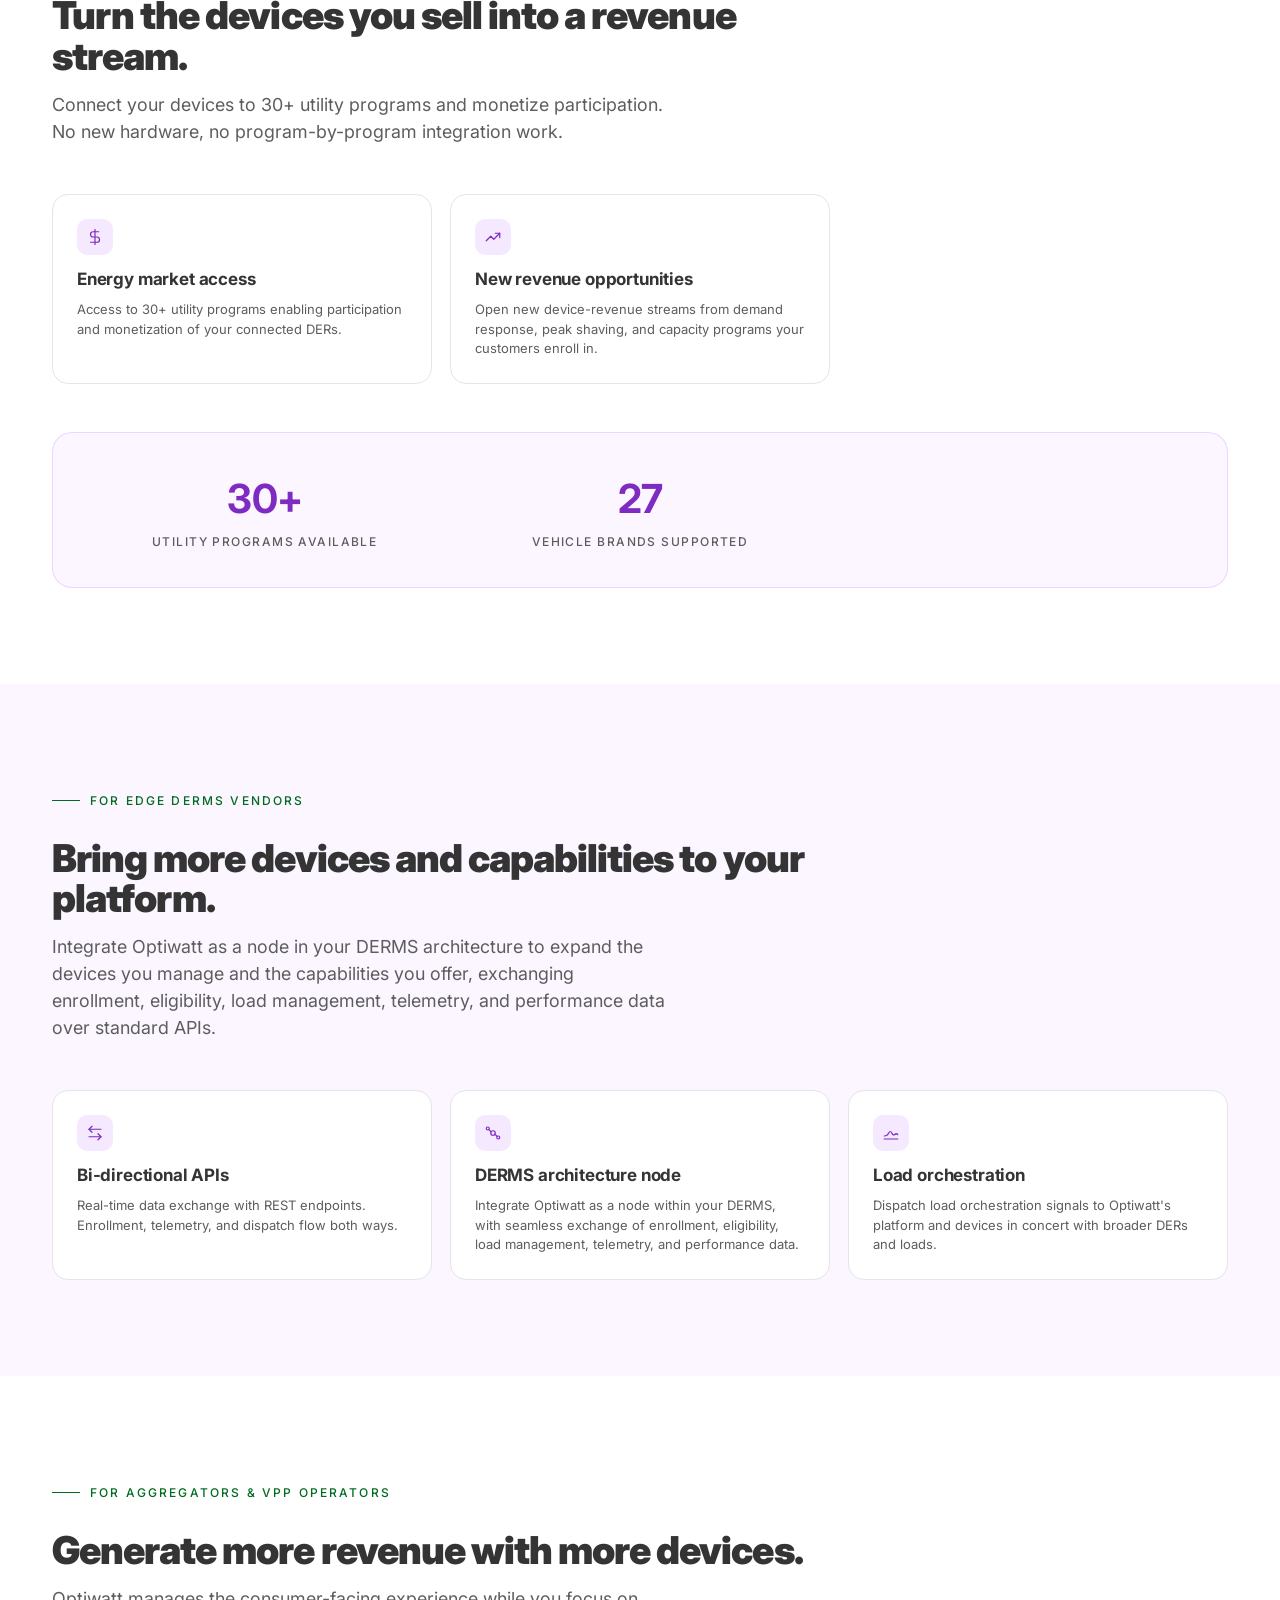
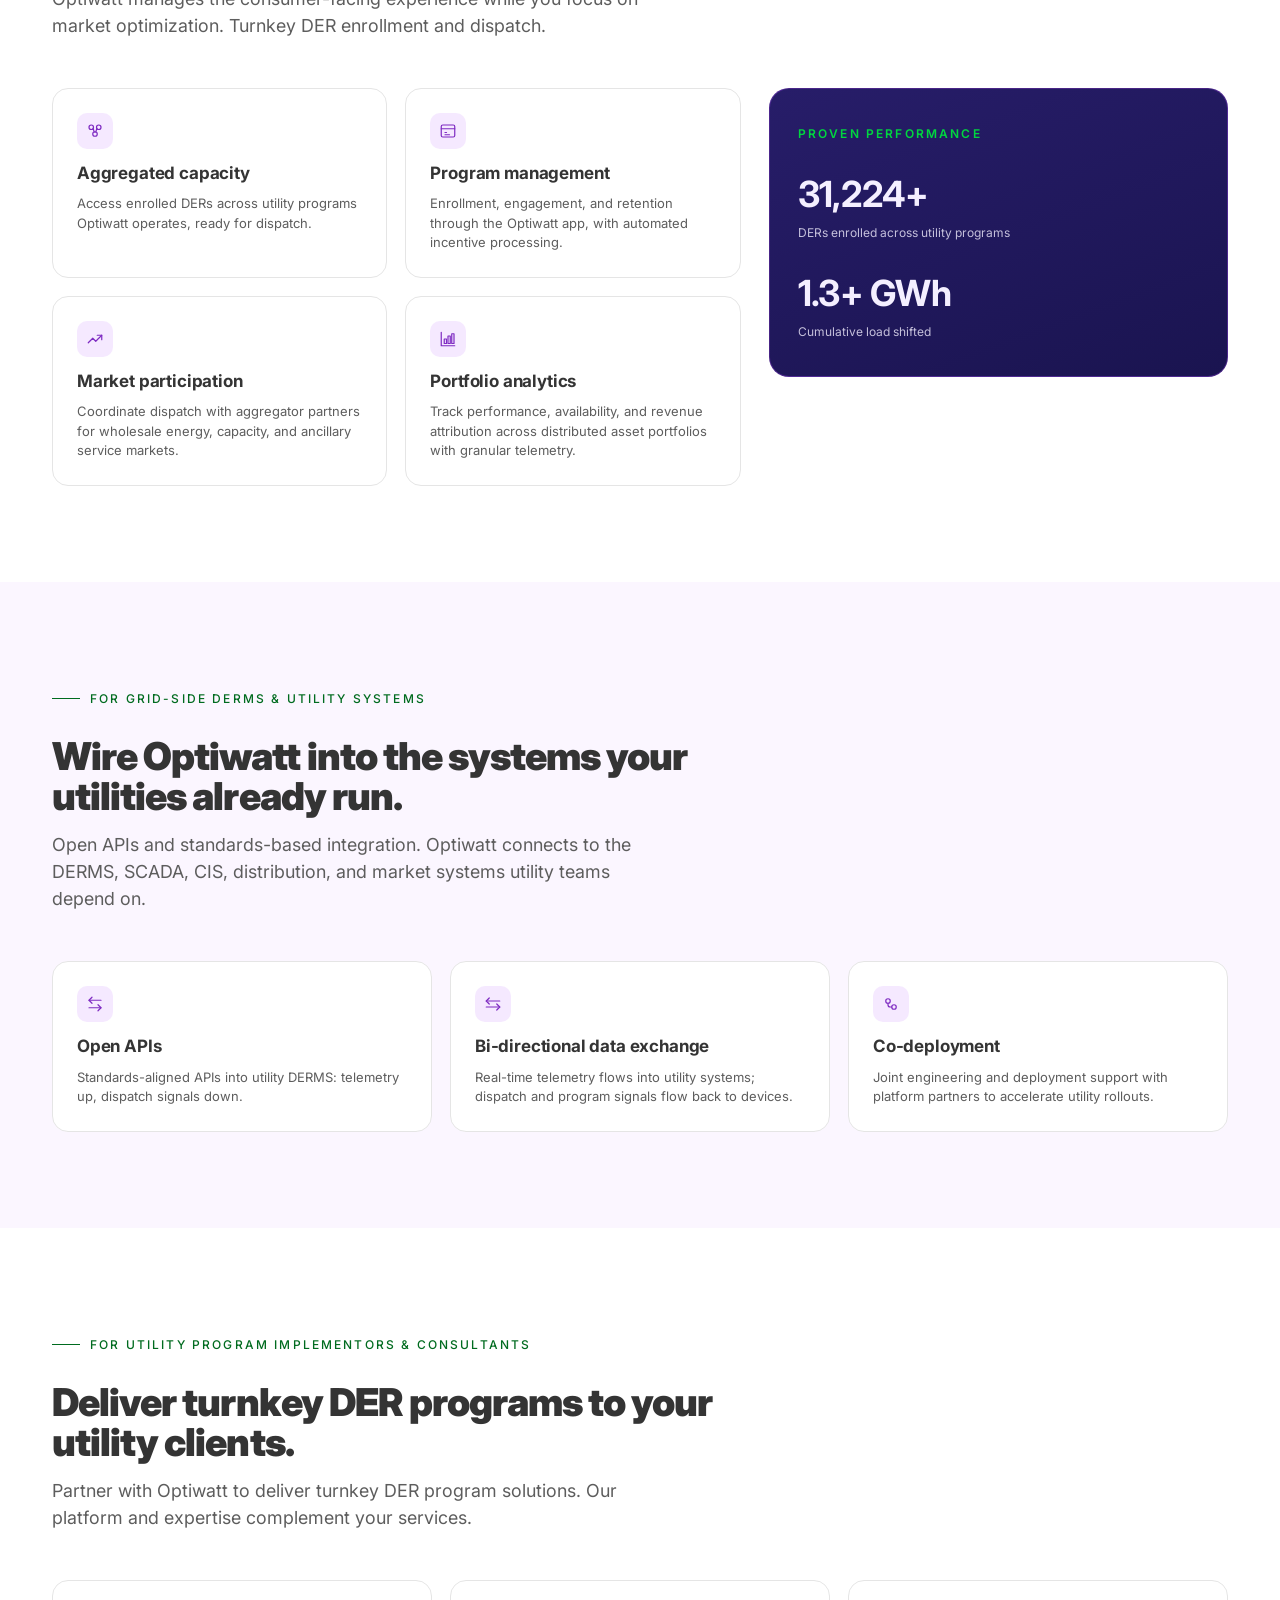
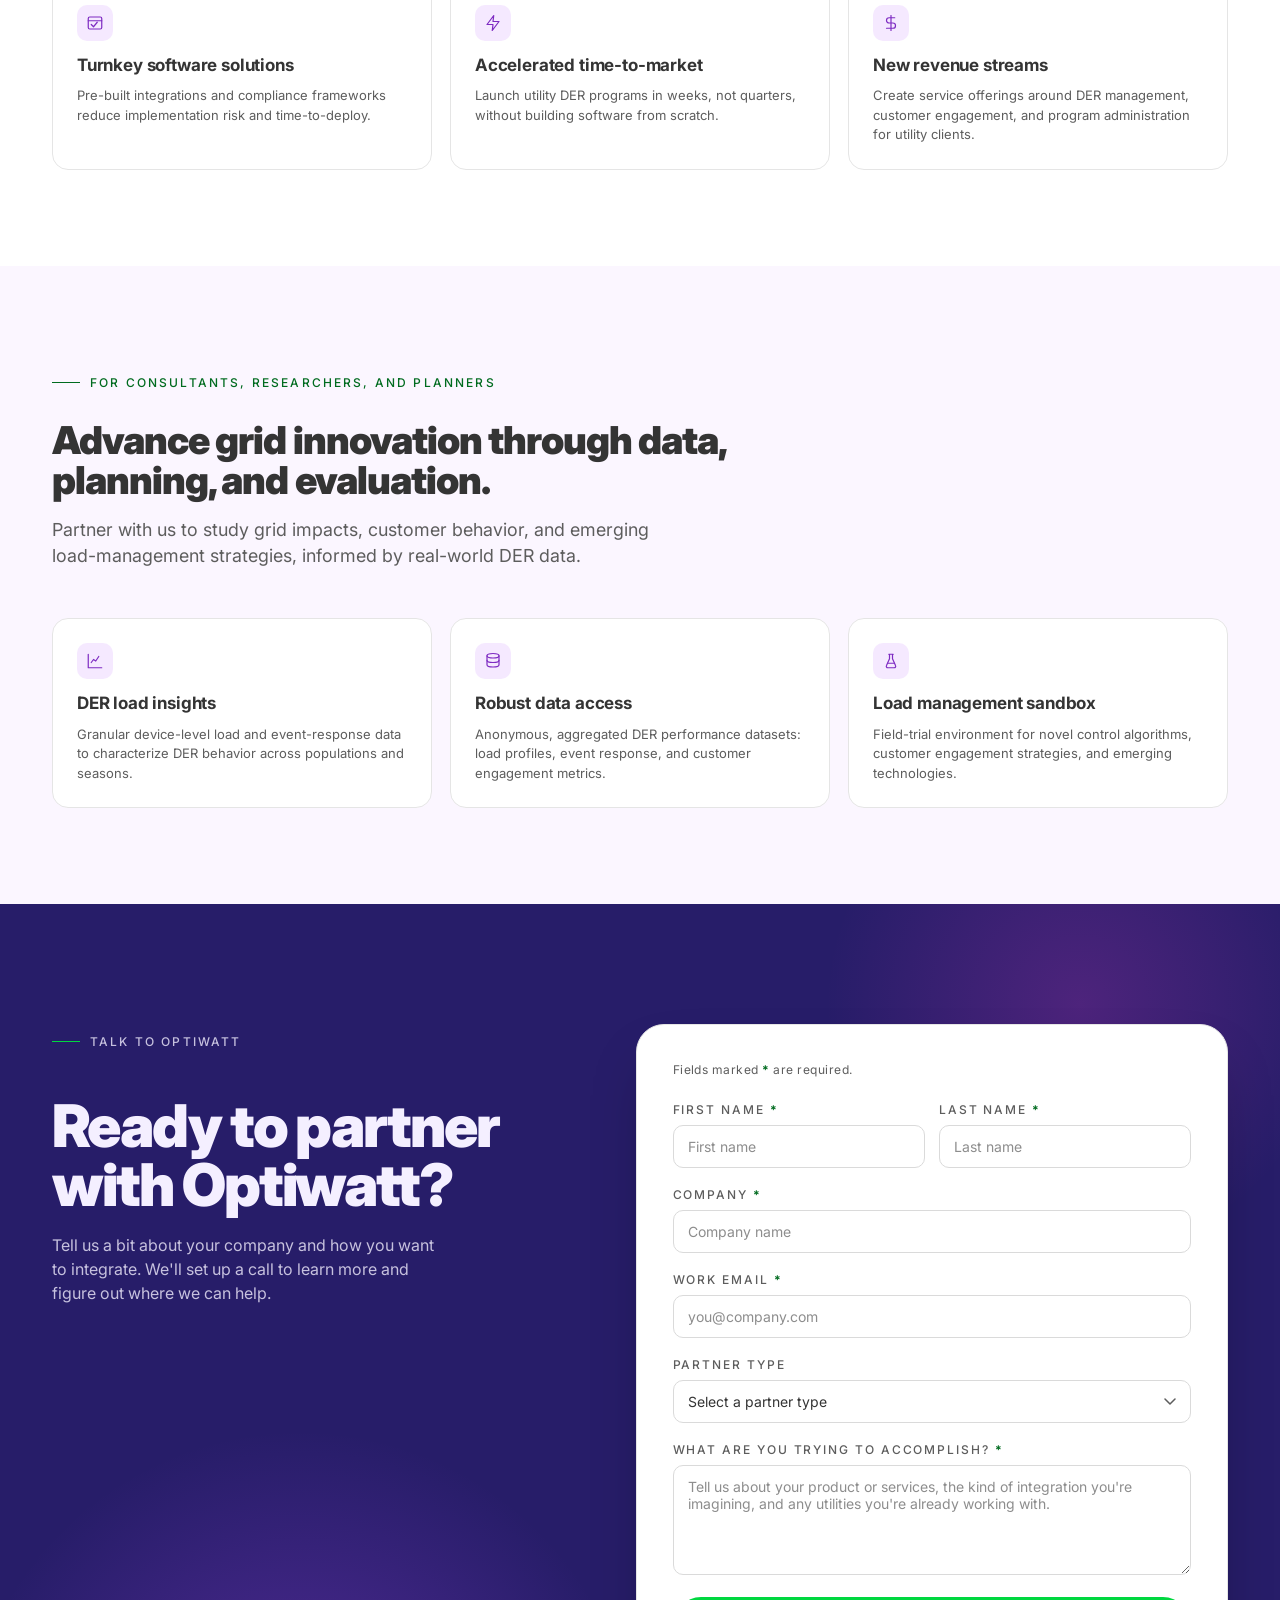
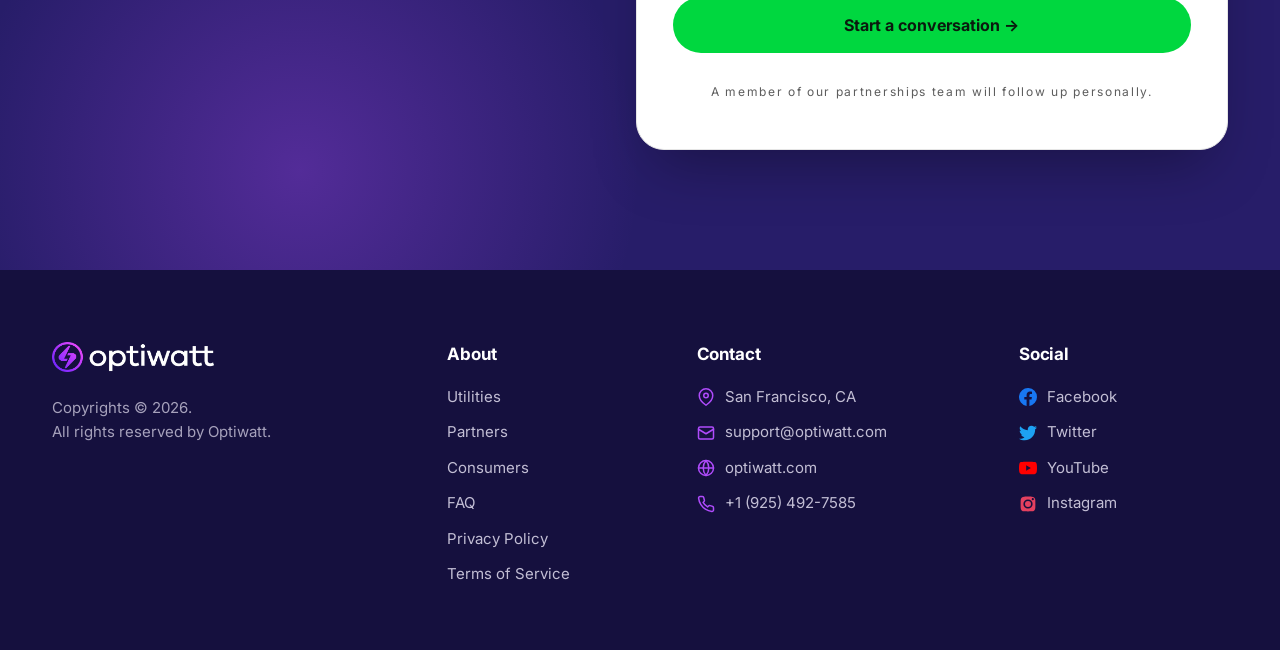
<file: partners.html>
<!doctype html>
<html lang="en">
<head>
<meta charset="utf-8">
<meta name="viewport" content="width=device-width,initial-scale=1">
<link rel="icon" type="image/png" href="favicon.png">
<link rel="apple-touch-icon" href="favicon.png">
<title>Partner with Optiwatt | VPP Platform Partners</title>
<meta name="description" content="Partner with the VPP platform utilities and consumers love. Optiwatt partners with technology firms, OEMs, aggregators, and service providers to power the energy transition.">
<link rel="stylesheet" href="css/base.css">
<link rel="stylesheet" href="css/site.css">

<!-- ============== SEO / SOCIAL ============== -->
<link rel="canonical" href="https://optiwatt.com/partners">
<meta name="robots" content="index, follow, max-image-preview:large">
<meta property="og:type" content="website">
<meta property="og:site_name" content="Optiwatt">
<meta property="og:title" content="Partner with Optiwatt | VPP Platform Partners">
<meta property="og:description" content="Partner with the VPP platform utilities and consumers love. Optiwatt partners with technology firms, OEMs, aggregators, and service providers to power the energy transition.">
<meta property="og:url" content="https://optiwatt.com/partners">
<meta property="og:image" content="https://optiwatt.com/images/og-image.jpg">
<meta property="og:image:width" content="1200">
<meta property="og:image:height" content="630">
<meta property="og:image:alt" content="A modern home with a solar roof and a red electric vehicle charging in the driveway">
<meta property="og:locale" content="en_US">
<meta name="twitter:card" content="summary_large_image">
<meta name="twitter:site" content="@optiwatt">
<meta name="twitter:title" content="Partner with Optiwatt | VPP Platform Partners">
<meta name="twitter:description" content="Partner with the VPP platform utilities and consumers love. Optiwatt partners with technology firms, OEMs, aggregators, and service providers to power the energy transition.">
<meta name="twitter:image" content="https://optiwatt.com/images/og-image.jpg">
</head>
<body class="has-banner">

<a href="#main" class="skip-link">Skip to content</a>

<!-- ============== TOP BANNER ============== -->
<div class="top-banner">
  <div class="top-banner-inner">
    <span class="tag">New</span>
    <a href="rivian.html">
      Optiwatt and Rivian are teaming up to bring direct managed charging to drivers
      <span class="arrow">→</span>
    </a>
  </div>
</div>

<!-- ============== NAV ============== -->
<header class="site-nav is-dark">
  <div class="container nav-inner">
    <a class="nav-logo" href="index.html">
      <img src="images/logo-light.webp" alt="Optiwatt">
    </a>
    <nav aria-label="Primary" id="primary-nav">
      <ul class="nav-links">
        <li><a href="index.html">Utilities</a></li>
        <li><a href="partners.html" class="is-active">Partners</a></li>
        <li><a href="consumers.html">Consumers</a></li>
      </ul>
    </nav>
    <a class="btn btn-primary btn-sm" href="#cta">Let's connect</a>
    <button class="nav-toggle" type="button" aria-label="Open menu" aria-expanded="false" aria-controls="primary-nav">
      <span class="nav-toggle-bar"></span>
      <span class="nav-toggle-bar"></span>
      <span class="nav-toggle-bar"></span>
    </button>
  </div>
</header>

<main id="main">

<!-- ============== HERO ============== -->
<section class="hero dark-section">
  <span class="pink-wash" aria-hidden="true"></span>
  <div class="container hero-grid">
    <div class="hero-copy">
      <p class="eyebrow hero-eyebrow reveal in">For technology &amp; service partners</p>
      <h1 class="display-xl reveal delay-1 in">Partner with the VPP platform utilities and consumers love.</h1>
      <p class="lede reveal delay-2 in">Reach more customer devices and programs to scale your VPP business. We partner with OEMs, DERMS, data and service providers to shift load at scale.</p>
      <div class="hero-ctas reveal delay-3 in">
        <a href="#cta" class="btn btn-primary btn-arrow">Become a partner</a>
      </div>
    </div>
  </div>
</section>

<!-- ============== ECOSYSTEM LIST ============== -->
<section class="ecosystem">
  <div class="container">
    <div class="ecosystem-head">
      <p class="eyebrow dark no-rule reveal" style="justify-content:center;display:flex;">Our partner ecosystem</p>
      <h2 class="display-s reveal delay-1">One platform across the partners that power the grid.</h2>
    </div>

    <div class="ecosystem-list reveal delay-2">
      <a href="#oems" class="eco-item">
        <span class="eco-icon" aria-hidden="true">
          <svg viewBox="0 0 24 24"><rect x="3" y="11" width="18" height="7" rx="2"/><path d="M6 11V8a2 2 0 0 1 2-2h8a2 2 0 0 1 2 2v3"/><circle cx="7.5" cy="18" r="1.5"/><circle cx="16.5" cy="18" r="1.5"/></svg>
        </span>
        <span class="eco-text">
          <span class="eco-cat">OEMs</span>
          <span class="eco-desc">Vehicles · Chargers · Thermostats · Batteries · Solar</span>
        </span>
        <span class="eco-arrow" aria-hidden="true">→</span>
      </a>

      <a href="#edge-derms" class="eco-item">
        <span class="eco-icon" aria-hidden="true">
          <svg viewBox="0 0 24 24"><circle cx="12" cy="12" r="3"/><circle cx="5" cy="6" r="2"/><circle cx="19" cy="6" r="2"/><circle cx="5" cy="18" r="2"/><circle cx="19" cy="18" r="2"/><path d="M9.5 10.5 6.2 7.3M14.5 10.5l3.3-3.2M9.5 13.5l-3.3 3.2M14.5 13.5l3.3 3.2"/></svg>
        </span>
        <span class="eco-text">
          <span class="eco-cat">Edge DERMS</span>
          <span class="eco-desc">Uplight · Lunar</span>
        </span>
        <span class="eco-arrow" aria-hidden="true">→</span>
      </a>

      <a href="#aggregators" class="eco-item">
        <span class="eco-icon" aria-hidden="true">
          <svg viewBox="0 0 24 24"><path d="M3 17 L9 11 L13 15 L21 7"/><path d="M15 7 L21 7 L21 13"/></svg>
        </span>
        <span class="eco-text">
          <span class="eco-cat">Aggregators</span>
          <span class="eco-desc">Voltus · Leap</span>
        </span>
        <span class="eco-arrow" aria-hidden="true">→</span>
      </a>

      <a href="#grid-derms" class="eco-item">
        <span class="eco-icon" aria-hidden="true">
          <svg viewBox="0 0 24 24"><path d="M12 2 L4 7 L4 17 L12 22 L20 17 L20 7 Z"/><path d="M12 2 L12 22M4 7 L20 17M20 7 L4 17"/></svg>
        </span>
        <span class="eco-text">
          <span class="eco-cat">Grid DERMS</span>
          <span class="eco-desc">GE Vernova · Parsons</span>
        </span>
        <span class="eco-arrow" aria-hidden="true">→</span>
      </a>

      <a href="#implementers" class="eco-item">
        <span class="eco-icon" aria-hidden="true">
          <svg viewBox="0 0 24 24"><path d="M14.7 6.3a4 4 0 0 1-5.4 5.4l-5.6 5.6a2 2 0 0 0 2.8 2.8l5.6-5.6a4 4 0 0 1 5.4-5.4l-2.5 2.5-2.1-2.1z"/></svg>
        </span>
        <span class="eco-text">
          <span class="eco-cat">Program Implementers</span>
          <span class="eco-desc">Consultants · System integrators · Turnkey deployment partners</span>
        </span>
        <span class="eco-arrow" aria-hidden="true">→</span>
      </a>

      <a href="#research" class="eco-item">
        <span class="eco-icon" aria-hidden="true">
          <svg viewBox="0 0 24 24"><circle cx="11" cy="11" r="7"/><path d="M21 21l-4.3-4.3"/><path d="M8 11h6M11 8v6"/></svg>
        </span>
        <span class="eco-text">
          <span class="eco-cat">M&amp;V, Research &amp; Planning Providers</span>
          <span class="eco-desc">Consultants · Researchers · Planners</span>
        </span>
        <span class="eco-arrow" aria-hidden="true">→</span>
      </a>
    </div>
  </div>
</section>

<!-- ============== SECTION NAV ============== -->
<nav class="partner-nav" id="partner-types" aria-label="Partner categories">
  <div class="container partner-nav-inner">
    <a href="#oems" class="partner-nav-link">OEMs</a>
    <a href="#edge-derms" class="partner-nav-link">Edge DERMS</a>
    <a href="#aggregators" class="partner-nav-link">Aggregators</a>
    <a href="#grid-derms" class="partner-nav-link">Grid DERMS</a>
    <a href="#implementers" class="partner-nav-link">Implementers</a>
    <a href="#research" class="partner-nav-link">Research &amp; Planning</a>
  </div>
</nav>

<!-- ============== SECTION: OEMs ============== -->
<section class="partner-section" id="oems">
  <div class="container">
    <div class="partner-section-head">
      <p class="eyebrow dark reveal">For device manufacturers</p>
      <h2 class="display-s reveal delay-1">Turn the devices you sell into a revenue stream.</h2>
      <p class="lede reveal delay-2">Connect your devices to 30+ utility programs and monetize participation. No new hardware, no program-by-program integration work.</p>
    </div>

    <div class="partner-grid reveal delay-2">
      <div class="partner-card">
        <span class="pc-icon" aria-hidden="true">
          <svg viewBox="0 0 24 24"><path d="M12 2v20"/><path d="M17 5H9.5a3.5 3.5 0 0 0 0 7h5a3.5 3.5 0 0 1 0 7H6"/></svg>
        </span>
        <h3>Energy market access</h3>
        <p>Access to 30+ utility programs enabling participation and monetization of your connected DERs.</p>
      </div>
      <div class="partner-card">
        <span class="pc-icon" aria-hidden="true">
          <svg viewBox="0 0 24 24"><path d="M3 17 L9 11 L13 15 L21 7"/><path d="M15 7 L21 7 L21 13"/></svg>
        </span>
        <h3>New revenue opportunities</h3>
        <p>Open new device-revenue streams from demand response, peak shaving, and capacity programs your customers enroll in.</p>
      </div>
    </div>

    <div class="partner-stats reveal delay-3">
      <div class="ps-stat">
        <span class="ps-num">30+</span>
        <span class="ps-label">Utility programs available</span>
      </div>
      <div class="ps-stat">
        <span class="ps-num">27</span>
        <span class="ps-label">Vehicle brands supported</span>
      </div>
    </div>
  </div>
</section>

<!-- ============== SECTION: EDGE DERMS ============== -->
<section class="partner-section partner-section-tint" id="edge-derms">
  <div class="container">
    <div class="partner-section-head">
      <p class="eyebrow dark reveal">For edge DERMS vendors</p>
      <h2 class="display-s reveal delay-1">Bring more devices and capabilities to your platform.</h2>
      <p class="lede reveal delay-2">Integrate Optiwatt as a node in your DERMS architecture to expand the devices you manage and the capabilities you offer, exchanging enrollment, eligibility, load management, telemetry, and performance data over standard APIs.</p>
    </div>

    <div class="partner-grid reveal delay-2">
      <div class="partner-card">
        <span class="pc-icon" aria-hidden="true">
          <svg viewBox="0 0 24 24"><path d="M8 3 L4 7 L8 11"/><path d="M16 13 L20 17 L16 21"/><path d="M4 7 L20 7"/><path d="M4 17 L20 17"/></svg>
        </span>
        <h3>Bi-directional APIs</h3>
        <p>Real-time data exchange with REST endpoints. Enrollment, telemetry, and dispatch flow both ways.</p>
      </div>
      <div class="partner-card">
        <span class="pc-icon" aria-hidden="true">
          <svg viewBox="0 0 24 24"><circle cx="12" cy="12" r="3"/><circle cx="5" cy="6" r="2"/><circle cx="19" cy="18" r="2"/><path d="M9.5 10.5 6.5 7.5M14.5 13.5l3 3"/></svg>
        </span>
        <h3>DERMS architecture node</h3>
        <p>Integrate Optiwatt as a node within your DERMS, with seamless exchange of enrollment, eligibility, load management, telemetry, and performance data.</p>
      </div>
      <div class="partner-card">
        <span class="pc-icon" aria-hidden="true">
          <svg viewBox="0 0 24 24"><path d="M3 16 Q 7 16 9 12 Q 11 8 13 12 Q 15 16 17 14 Q 19 12 21 14"/><path d="M3 20 L21 20"/></svg>
        </span>
        <h3>Load orchestration</h3>
        <p>Dispatch load orchestration signals to Optiwatt's platform and devices in concert with broader DERs and loads.</p>
      </div>
    </div>
  </div>
</section>

<!-- ============== SECTION: AGGREGATORS ============== -->
<section class="partner-section" id="aggregators">
  <div class="container">
    <div class="partner-section-head">
      <p class="eyebrow dark reveal">For aggregators &amp; VPP operators</p>
      <h2 class="display-s reveal delay-1">Generate more revenue with more devices.</h2>
      <p class="lede reveal delay-2">Optiwatt manages the consumer-facing experience while you focus on market optimization. Turnkey DER enrollment and dispatch.</p>
    </div>

    <div class="partner-aggr-layout">
      <div class="partner-grid partner-grid-2col reveal delay-2">
        <div class="partner-card">
          <span class="pc-icon" aria-hidden="true">
            <svg viewBox="0 0 24 24"><circle cx="7" cy="7" r="3"/><circle cx="17" cy="7" r="3"/><circle cx="12" cy="16" r="3"/><path d="M9.5 8.5 11 13.5M14.5 8.5 13 13.5"/></svg>
          </span>
          <h3>Aggregated capacity</h3>
          <p>Access enrolled DERs across utility programs Optiwatt operates, ready for dispatch.</p>
        </div>
        <div class="partner-card">
          <span class="pc-icon" aria-hidden="true">
            <svg viewBox="0 0 24 24"><rect x="3" y="4" width="18" height="16" rx="2"/><path d="M3 9h18M8 14h2M8 17h6"/></svg>
          </span>
          <h3>Program management</h3>
          <p>Enrollment, engagement, and retention through the Optiwatt app, with automated incentive processing.</p>
        </div>
        <div class="partner-card">
          <span class="pc-icon" aria-hidden="true">
            <svg viewBox="0 0 24 24"><path d="M3 17 L9 11 L13 15 L21 7"/><path d="M15 7 L21 7 L21 13"/></svg>
          </span>
          <h3>Market participation</h3>
          <p>Coordinate dispatch with aggregator partners for wholesale energy, capacity, and ancillary service markets.</p>
        </div>
        <div class="partner-card">
          <span class="pc-icon" aria-hidden="true">
            <svg viewBox="0 0 24 24"><path d="M3 3v18h18"/><rect x="7" y="12" width="3" height="6"/><rect x="12" y="8" width="3" height="10"/><rect x="17" y="5" width="3" height="13"/></svg>
          </span>
          <h3>Portfolio analytics</h3>
          <p>Track performance, availability, and revenue attribution across distributed asset portfolios with granular telemetry.</p>
        </div>
      </div>

      <aside class="partner-stat-strip reveal delay-3" aria-label="Proven performance">
        <p class="pss-eyebrow">Proven performance</p>
        <div class="pss-stat">
          <span class="pss-num">31,224+</span>
          <span class="pss-label">DERs enrolled across utility programs</span>
        </div>
        <div class="pss-stat">
          <span class="pss-num">1.3+ GWh</span>
          <span class="pss-label">Cumulative load shifted</span>
        </div>
      </aside>
    </div>
  </div>
</section>

<!-- ============== SECTION: GRID DERMS ============== -->
<section class="partner-section partner-section-tint" id="grid-derms">
  <div class="container">
    <div class="partner-section-head">
      <p class="eyebrow dark reveal">For grid-side DERMS &amp; utility systems</p>
      <h2 class="display-s reveal delay-1">Wire Optiwatt into the systems your utilities already run.</h2>
      <p class="lede reveal delay-2">Open APIs and standards-based integration. Optiwatt connects to the DERMS, SCADA, CIS, distribution, and market systems utility teams depend on.</p>
    </div>

    <div class="partner-grid reveal delay-2">
      <div class="partner-card">
        <span class="pc-icon" aria-hidden="true">
          <svg viewBox="0 0 24 24"><path d="M8 3 L4 7 L8 11"/><path d="M16 13 L20 17 L16 21"/><path d="M4 7 L20 7"/><path d="M4 17 L20 17"/></svg>
        </span>
        <h3>Open APIs</h3>
        <p>Standards-aligned APIs into utility DERMS: telemetry up, dispatch signals down.</p>
      </div>
      <div class="partner-card">
        <span class="pc-icon" aria-hidden="true">
          <svg viewBox="0 0 24 24"><path d="M7 4 L3 8 L7 12"/><path d="M3 8 L21 8"/><path d="M17 12 L21 16 L17 20"/><path d="M21 16 L3 16"/></svg>
        </span>
        <h3>Bi-directional data exchange</h3>
        <p>Real-time telemetry flows into utility systems; dispatch and program signals flow back to devices.</p>
      </div>
      <div class="partner-card">
        <span class="pc-icon" aria-hidden="true">
          <svg viewBox="0 0 24 24"><circle cx="8" cy="8" r="3"/><circle cx="16" cy="16" r="3"/><path d="M8 11v2a3 3 0 0 0 3 3h2"/></svg>
        </span>
        <h3>Co-deployment</h3>
        <p>Joint engineering and deployment support with platform partners to accelerate utility rollouts.</p>
      </div>
    </div>
  </div>
</section>

<!-- ============== SECTION: IMPLEMENTERS ============== -->
<section class="partner-section" id="implementers">
  <div class="container">
    <div class="partner-section-head">
      <p class="eyebrow dark reveal">For utility program implementors &amp; consultants</p>
      <h2 class="display-s reveal delay-1">Deliver turnkey DER programs to your utility clients.</h2>
      <p class="lede reveal delay-2">Partner with Optiwatt to deliver turnkey DER program solutions. Our platform and expertise complement your services.</p>
    </div>

    <div class="partner-grid reveal delay-2">
      <div class="partner-card">
        <span class="pc-icon" aria-hidden="true">
          <svg viewBox="0 0 24 24"><rect x="3" y="4" width="18" height="16" rx="2"/><path d="M3 9h18"/><path d="M7 14l3 3 5-6"/></svg>
        </span>
        <h3>Turnkey software solutions</h3>
        <p>Pre-built integrations and compliance frameworks reduce implementation risk and time-to-deploy.</p>
      </div>
      <div class="partner-card">
        <span class="pc-icon" aria-hidden="true">
          <svg viewBox="0 0 24 24"><path d="M13 2 L4 14 L12 14 L11 22 L20 10 L12 10 Z"/></svg>
        </span>
        <h3>Accelerated time-to-market</h3>
        <p>Launch utility DER programs in weeks, not quarters, without building software from scratch.</p>
      </div>
      <div class="partner-card">
        <span class="pc-icon" aria-hidden="true">
          <svg viewBox="0 0 24 24"><path d="M12 2v20"/><path d="M17 5H9.5a3.5 3.5 0 0 0 0 7h5a3.5 3.5 0 0 1 0 7H6"/></svg>
        </span>
        <h3>New revenue streams</h3>
        <p>Create service offerings around DER management, customer engagement, and program administration for utility clients.</p>
      </div>
    </div>
  </div>
</section>

<!-- ============== SECTION: RESEARCH AND PLANNING ============== -->
<section class="partner-section partner-section-tint" id="research">
  <div class="container">
    <div class="partner-section-head">
      <p class="eyebrow dark reveal">For consultants, researchers, and planners</p>
      <h2 class="display-s reveal delay-1">Advance grid innovation through data, planning, and evaluation.</h2>
      <p class="lede reveal delay-2">Partner with us to study grid impacts, customer behavior, and emerging load-management strategies, informed by real-world DER data.</p>
    </div>

    <div class="partner-grid reveal delay-2">
      <div class="partner-card">
        <span class="pc-icon" aria-hidden="true">
          <svg viewBox="0 0 24 24"><path d="M3 3v18h18"/><path d="M7 14l3-4 3 2 4-6"/></svg>
        </span>
        <h3>DER load insights</h3>
        <p>Granular device-level load and event-response data to characterize DER behavior across populations and seasons.</p>
      </div>
      <div class="partner-card">
        <span class="pc-icon" aria-hidden="true">
          <svg viewBox="0 0 24 24"><ellipse cx="12" cy="5" rx="8" ry="3"/><path d="M4 5v6c0 1.7 3.6 3 8 3s8-1.3 8-3V5"/><path d="M4 11v6c0 1.7 3.6 3 8 3s8-1.3 8-3v-6"/></svg>
        </span>
        <h3>Robust data access</h3>
        <p>Anonymous, aggregated DER performance datasets: load profiles, event response, and customer engagement metrics.</p>
      </div>
      <div class="partner-card">
        <span class="pc-icon" aria-hidden="true">
          <svg viewBox="0 0 24 24"><path d="M9 3h6M10 3v6l-4 9a2 2 0 0 0 2 3h8a2 2 0 0 0 2-3l-4-9V3"/><path d="M7.5 15h9"/></svg>
        </span>
        <h3>Load management sandbox</h3>
        <p>Field-trial environment for novel control algorithms, customer engagement strategies, and emerging technologies.</p>
      </div>
    </div>
  </div>
</section>

<!-- ============== CONTACT ============== -->
<section class="contact" id="cta">
  <div class="container contact-grid">
    <div class="contact-copy">
      <p class="eyebrow reveal">Talk to Optiwatt</p>
      <h2 class="display-m reveal delay-1">Ready to partner with Optiwatt?</h2>
      <p class="reveal delay-2">Tell us a bit about your company and how you want to integrate. We'll set up a call to learn more and figure out where we can help.</p>
    </div>

    <form class="contact-form reveal delay-1" aria-describedby="form-required-note" data-hs-form-guid="ae6c580b-42c9-44a2-844f-27c3b6160cc1">
      <p id="form-required-note" class="form-required-note">Fields marked <span class="req-star" aria-hidden="true">*</span> are required.</p>
      <div class="field-row">
        <div class="field">
          <label for="cf-firstname">First name <span class="req-star" aria-hidden="true">*</span></label>
          <input id="cf-firstname" name="firstname" type="text" placeholder="First name" required aria-required="true">
        </div>
        <div class="field">
          <label for="cf-lastname">Last name <span class="req-star" aria-hidden="true">*</span></label>
          <input id="cf-lastname" name="lastname" type="text" placeholder="Last name" required aria-required="true">
        </div>
      </div>
      <div class="field">
        <label for="cf-company">Company <span class="req-star" aria-hidden="true">*</span></label>
        <input id="cf-company" name="company" type="text" placeholder="Company name" required aria-required="true">
      </div>
      <div class="field">
        <label for="cf-email">Work email <span class="req-star" aria-hidden="true">*</span></label>
        <input id="cf-email" name="email" type="email" placeholder="you@company.com" required aria-required="true">
      </div>
      <div class="field">
        <label for="cf-partner-type">Partner type</label>
        <select id="cf-partner-type" name="partner_type">
          <option value="">Select a partner type</option>
          <option value="oem">OEM (devices, hardware)</option>
          <option value="edge-derms">Edge DERMS vendor</option>
          <option value="data">Data / signal provider</option>
          <option value="aggregator">Aggregator / VPP operator</option>
          <option value="grid-derms">Grid DERMS / utility systems</option>
          <option value="implementer">Utility program implementer / consultant</option>
          <option value="research">Research / planning / academic</option>
          <option value="other">Other</option>
        </select>
      </div>
      <div class="field">
        <label for="cf-msg">What are you trying to accomplish? <span class="req-star" aria-hidden="true">*</span></label>
        <textarea id="cf-msg" name="message" placeholder="Tell us about your product or services, the kind of integration you're imagining, and any utilities you're already working with." required aria-required="true"></textarea>
      </div>
      <button type="submit">Start a conversation →</button>
      <p id="form-status" class="sr-only" role="status" aria-live="polite"></p>
      <p class="form-foot">A member of our partnerships team will follow up personally.</p>
    </form>
  </div>
</section>

</main>

<!-- ============== FOOTER ============== -->
<footer class="site-footer">
  <div class="container footer-grid">
    <div class="footer-brand">
      <img loading="lazy" decoding="async" class="footer-logo-img" src="images/logo-light.webp" alt="Optiwatt">
      <p class="footer-copy">Copyrights © 2026.<br>All rights reserved by Optiwatt.</p>
    </div>
    <div class="footer-col">
      <h3>About</h3>
      <ul>
        <li><a href="index.html">Utilities</a></li>
        <li><a href="partners.html">Partners</a></li>
        <li><a href="consumers.html">Consumers</a></li>
        <li><a href="https://optiwatt.zendesk.com/hc/en-us" target="_blank" rel="noopener">FAQ</a></li>
        <li><a href="privacy.html">Privacy Policy</a></li>
        <li><a href="tos.html">Terms of Service</a></li>
      </ul>
    </div>
    <div class="footer-col footer-contact">
      <h3>Contact</h3>
      <ul>
        <li><span class="fc-icon"><svg viewBox="0 0 24 24" fill="none" stroke="currentColor" stroke-width="2" stroke-linecap="round" stroke-linejoin="round"><path d="M21 10c0 7-9 13-9 13s-9-6-9-13a9 9 0 0 1 18 0z"/><circle cx="12" cy="10" r="3"/></svg></span>San Francisco, CA</li>
        <li><a href="mailto:support@optiwatt.com"><span class="fc-icon"><svg viewBox="0 0 24 24" fill="none" stroke="currentColor" stroke-width="2" stroke-linecap="round" stroke-linejoin="round"><rect x="2" y="4" width="20" height="16" rx="2"/><path d="m22 7-10 6L2 7"/></svg></span>support@optiwatt.com</a></li>
        <li><a href="https://www.optiwatt.com" target="_blank" rel="noopener"><span class="fc-icon"><svg viewBox="0 0 24 24" fill="none" stroke="currentColor" stroke-width="2" stroke-linecap="round" stroke-linejoin="round"><circle cx="12" cy="12" r="10"/><path d="M2 12h20"/><path d="M12 2a15.3 15.3 0 0 1 0 20 15.3 15.3 0 0 1 0-20z"/></svg></span>optiwatt.com</a></li>
        <li><a href="tel:+19254927585"><span class="fc-icon"><svg viewBox="0 0 24 24" fill="none" stroke="currentColor" stroke-width="2" stroke-linecap="round" stroke-linejoin="round"><path d="M22 16.92v3a2 2 0 0 1-2.18 2 19.79 19.79 0 0 1-8.63-3.07 19.5 19.5 0 0 1-6-6 19.79 19.79 0 0 1-3.07-8.67A2 2 0 0 1 4.11 2h3a2 2 0 0 1 2 1.72c.13.96.36 1.9.7 2.81a2 2 0 0 1-.45 2.11L8.09 9.91a16 16 0 0 0 6 6l1.27-1.27a2 2 0 0 1 2.11-.45c.91.34 1.85.57 2.81.7A2 2 0 0 1 22 16.92z"/></svg></span>+1 (925) 492-7585</a></li>
      </ul>
    </div>
    <div class="footer-col footer-social">
      <h3>Social</h3>
      <ul>
        <li><a href="https://www.facebook.com/optiwatt/" target="_blank" rel="noopener"><span class="fs-icon"><svg viewBox="0 0 24 24" fill="#1877F2"><path d="M24 12a12 12 0 1 0-13.875 11.854v-8.385H7.078V12h3.047V9.356c0-3.007 1.792-4.668 4.533-4.668 1.312 0 2.686.234 2.686.234v2.953H15.83c-1.49 0-1.956.925-1.956 1.874V12h3.328l-.532 3.469h-2.796v8.385A12 12 0 0 0 24 12z"/></svg></span>Facebook</a></li>
        <li><a href="https://twitter.com/optiwatt" target="_blank" rel="noopener"><span class="fs-icon"><svg viewBox="0 0 24 24" fill="#1DA1F2"><path d="M23.954 4.569c-.885.389-1.83.654-2.825.775 1.014-.611 1.794-1.574 2.163-2.723-.951.555-2.005.959-3.127 1.184-.896-.959-2.173-1.559-3.591-1.559-2.717 0-4.92 2.203-4.92 4.917 0 .39.045.765.127 1.124C7.691 8.094 4.066 6.13 1.64 3.161c-.427.722-.666 1.561-.666 2.475 0 1.71.87 3.213 2.188 4.096-.807-.026-1.566-.248-2.228-.616v.061c0 2.385 1.693 4.374 3.946 4.827-.413.111-.849.171-1.296.171-.314 0-.615-.03-.916-.086.631 1.953 2.445 3.377 4.604 3.417-1.68 1.319-3.809 2.105-6.102 2.105-.39 0-.779-.023-1.17-.067 2.189 1.394 4.768 2.209 7.557 2.209 9.054 0 14-7.503 14-14.003 0-.211 0-.42-.015-.63.962-.689 1.797-1.56 2.457-2.548z"/></svg></span>Twitter</a></li>
        <li><a href="https://www.youtube.com/channel/UC3hhn3AJdZCxFJ_30wyQCdQ" target="_blank" rel="noopener"><span class="fs-icon"><svg viewBox="0 0 24 24" fill="#FF0000"><path d="M23.498 6.186a3.016 3.016 0 0 0-2.122-2.136C19.505 3.545 12 3.545 12 3.545s-7.505 0-9.377.505A3.017 3.017 0 0 0 .502 6.186C0 8.07 0 12 0 12s0 3.93.502 5.814a3.016 3.016 0 0 0 2.122 2.136c1.871.505 9.376.505 9.376.505s7.505 0 9.377-.505a3.015 3.015 0 0 0 2.122-2.136C24 15.93 24 12 24 12s0-3.93-.502-5.814zM9.545 15.568V8.432L15.818 12z"/></svg></span>YouTube</a></li>
        <li><a href="https://www.instagram.com/optiwatt/" target="_blank" rel="noopener"><span class="fs-icon"><svg viewBox="0 0 24 24" fill="#E4405F"><path d="M12 2.163c3.204 0 3.584.012 4.85.07 3.252.148 4.771 1.691 4.919 4.919.058 1.265.069 1.645.069 4.849 0 3.205-.012 3.584-.069 4.849-.149 3.225-1.664 4.771-4.919 4.919-1.266.058-1.644.07-4.85.07-3.204 0-3.584-.012-4.849-.07-3.26-.149-4.771-1.699-4.919-4.92-.058-1.265-.07-1.644-.07-4.849 0-3.204.013-3.583.07-4.849.149-3.227 1.664-4.771 4.919-4.919 1.266-.057 1.645-.069 4.849-.069zm0 3.675a6.162 6.162 0 1 0 0 12.324 6.162 6.162 0 0 0 0-12.324zM12 16a4 4 0 1 1 0-8 4 4 0 0 1 0 8zm6.406-11.845a1.44 1.44 0 1 0 0 2.881 1.44 1.44 0 0 0 0-2.881z"/></svg></span>Instagram</a></li>
      </ul>
    </div>
  </div>
</footer>

<script src="js/main.js"></script>

</body>
</html>
</file>
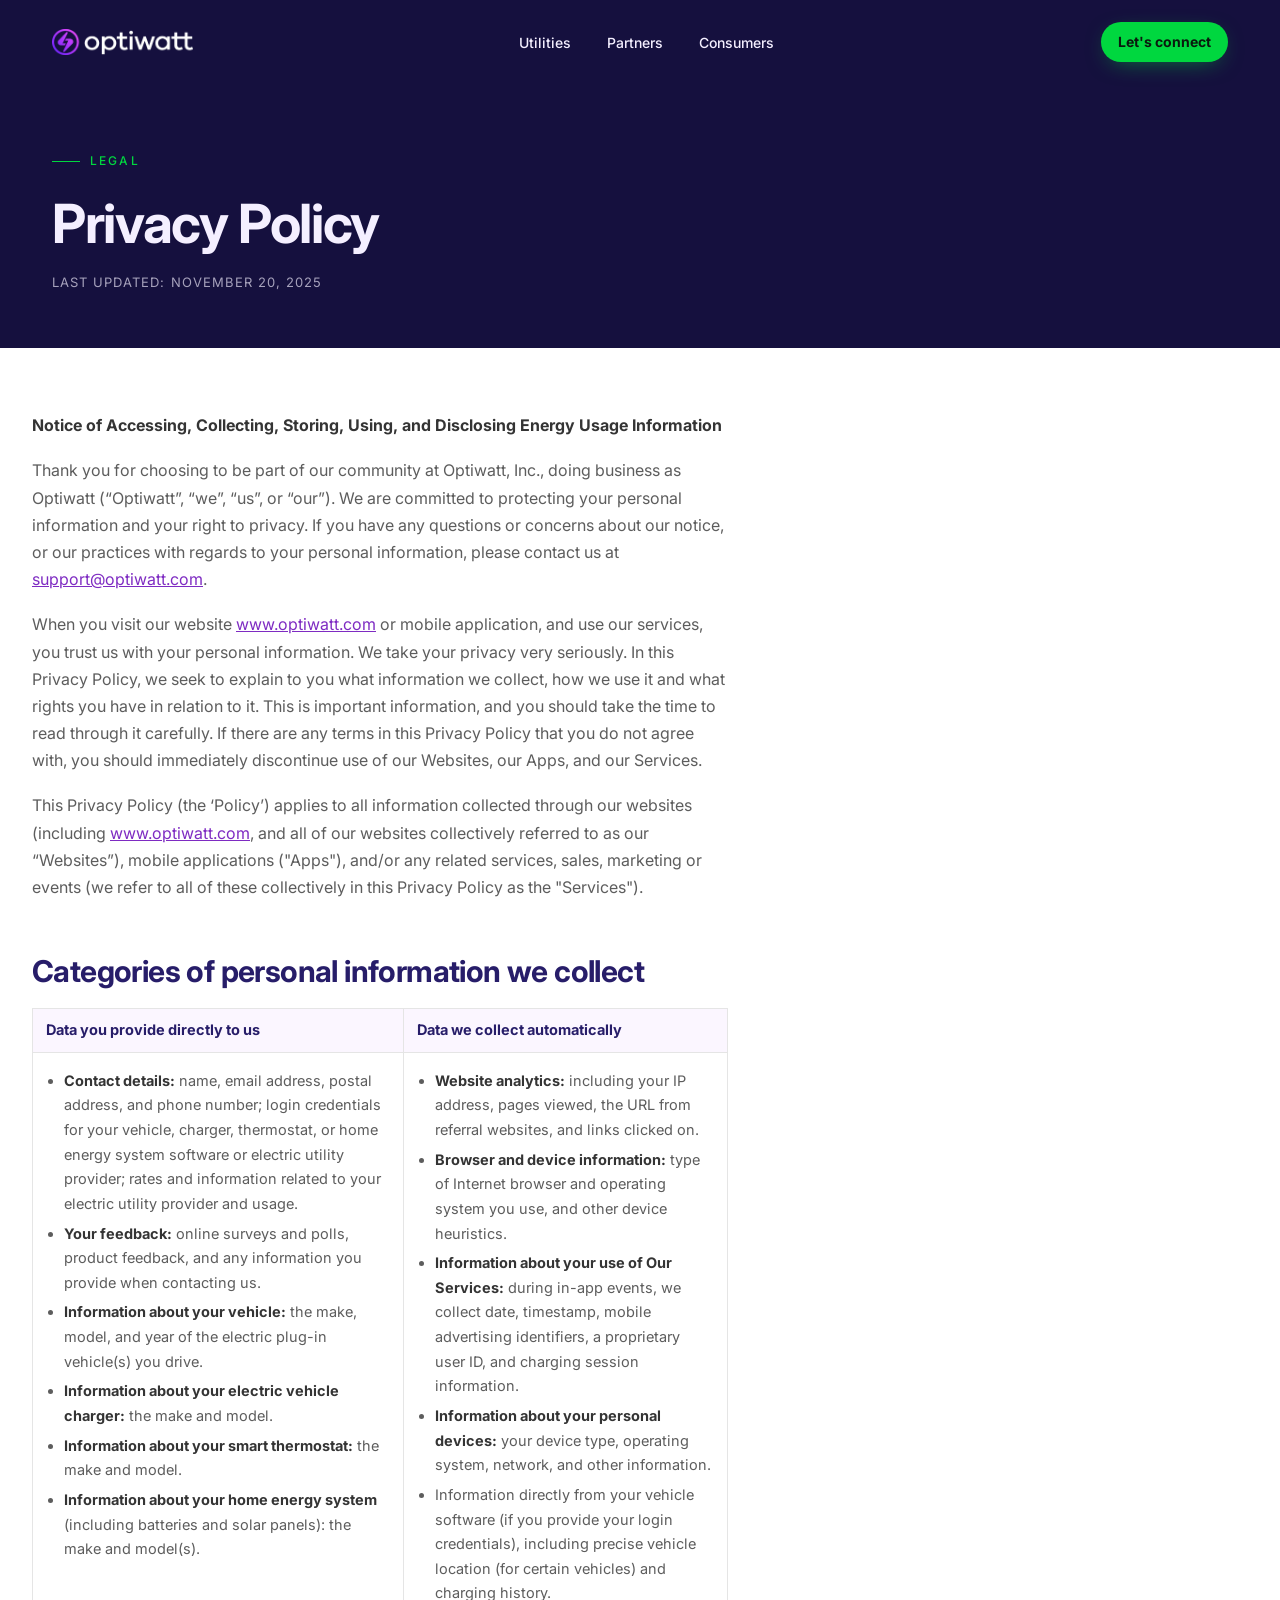
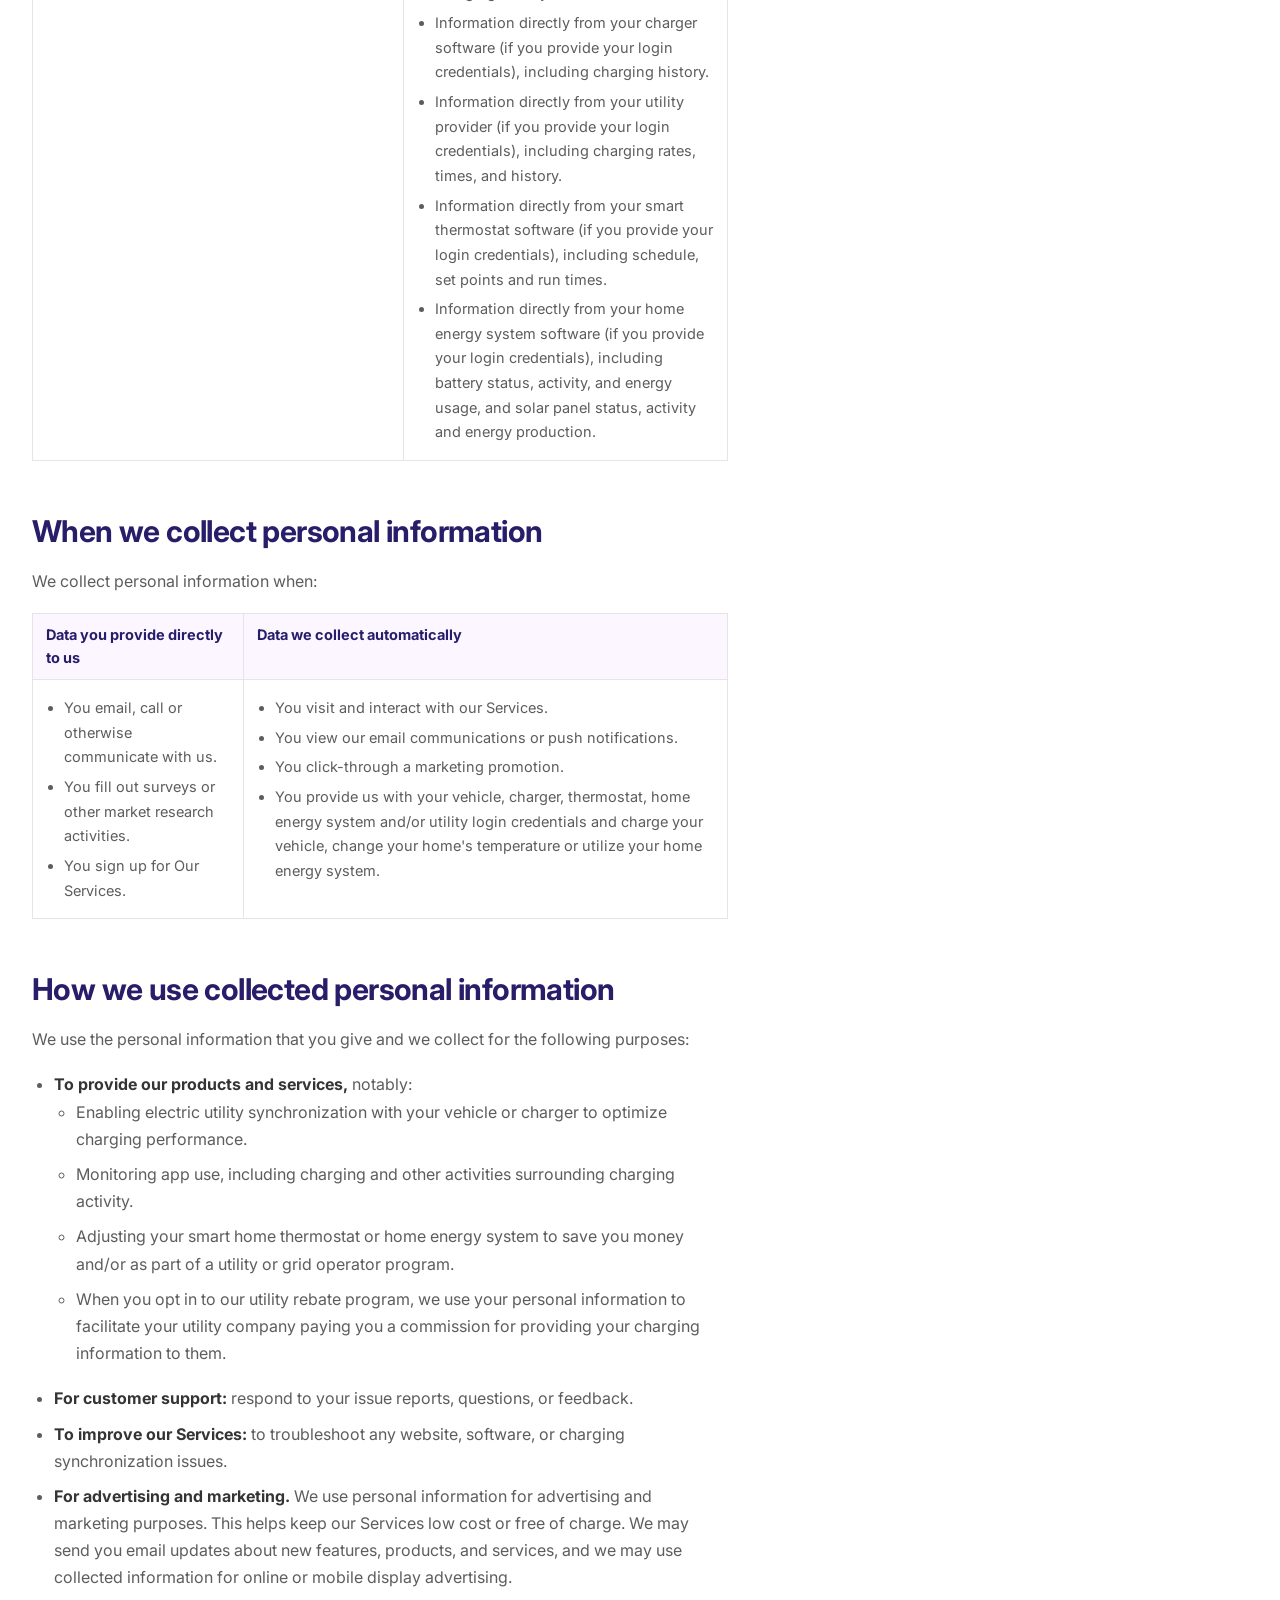
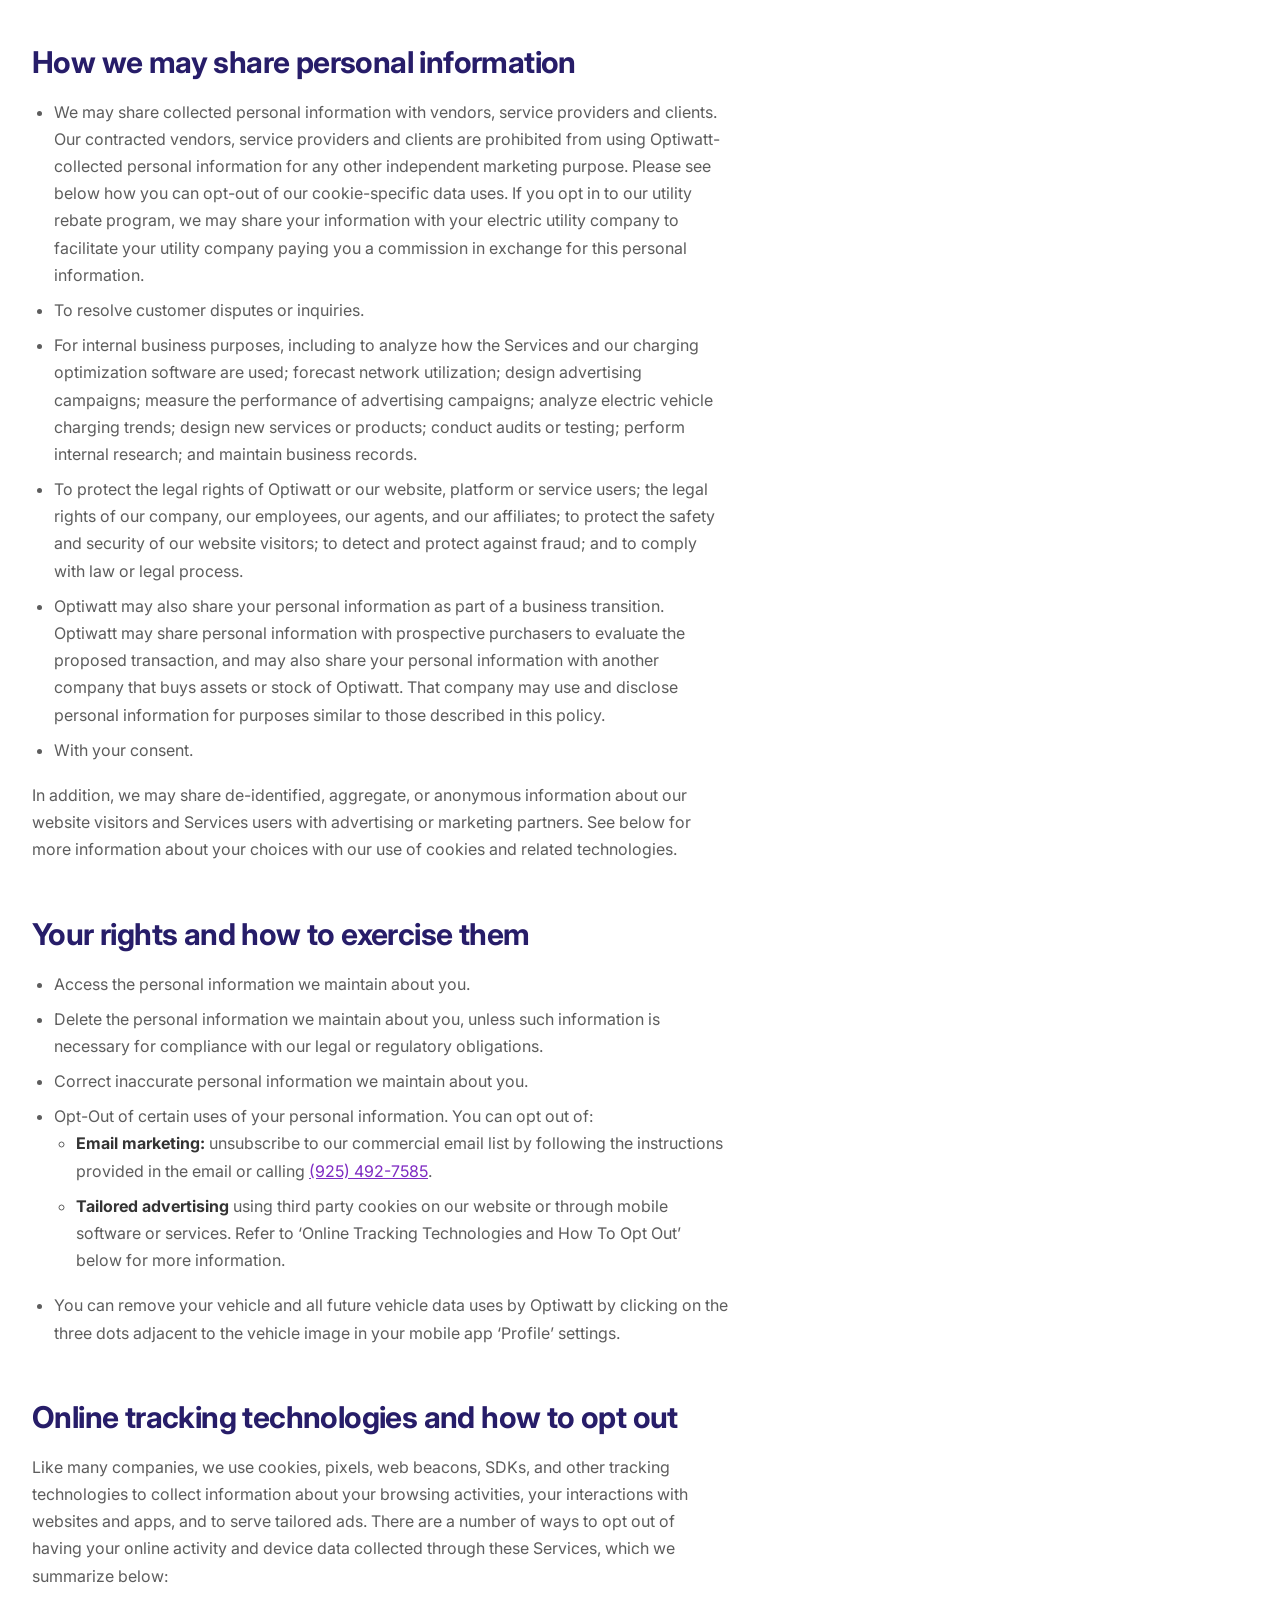
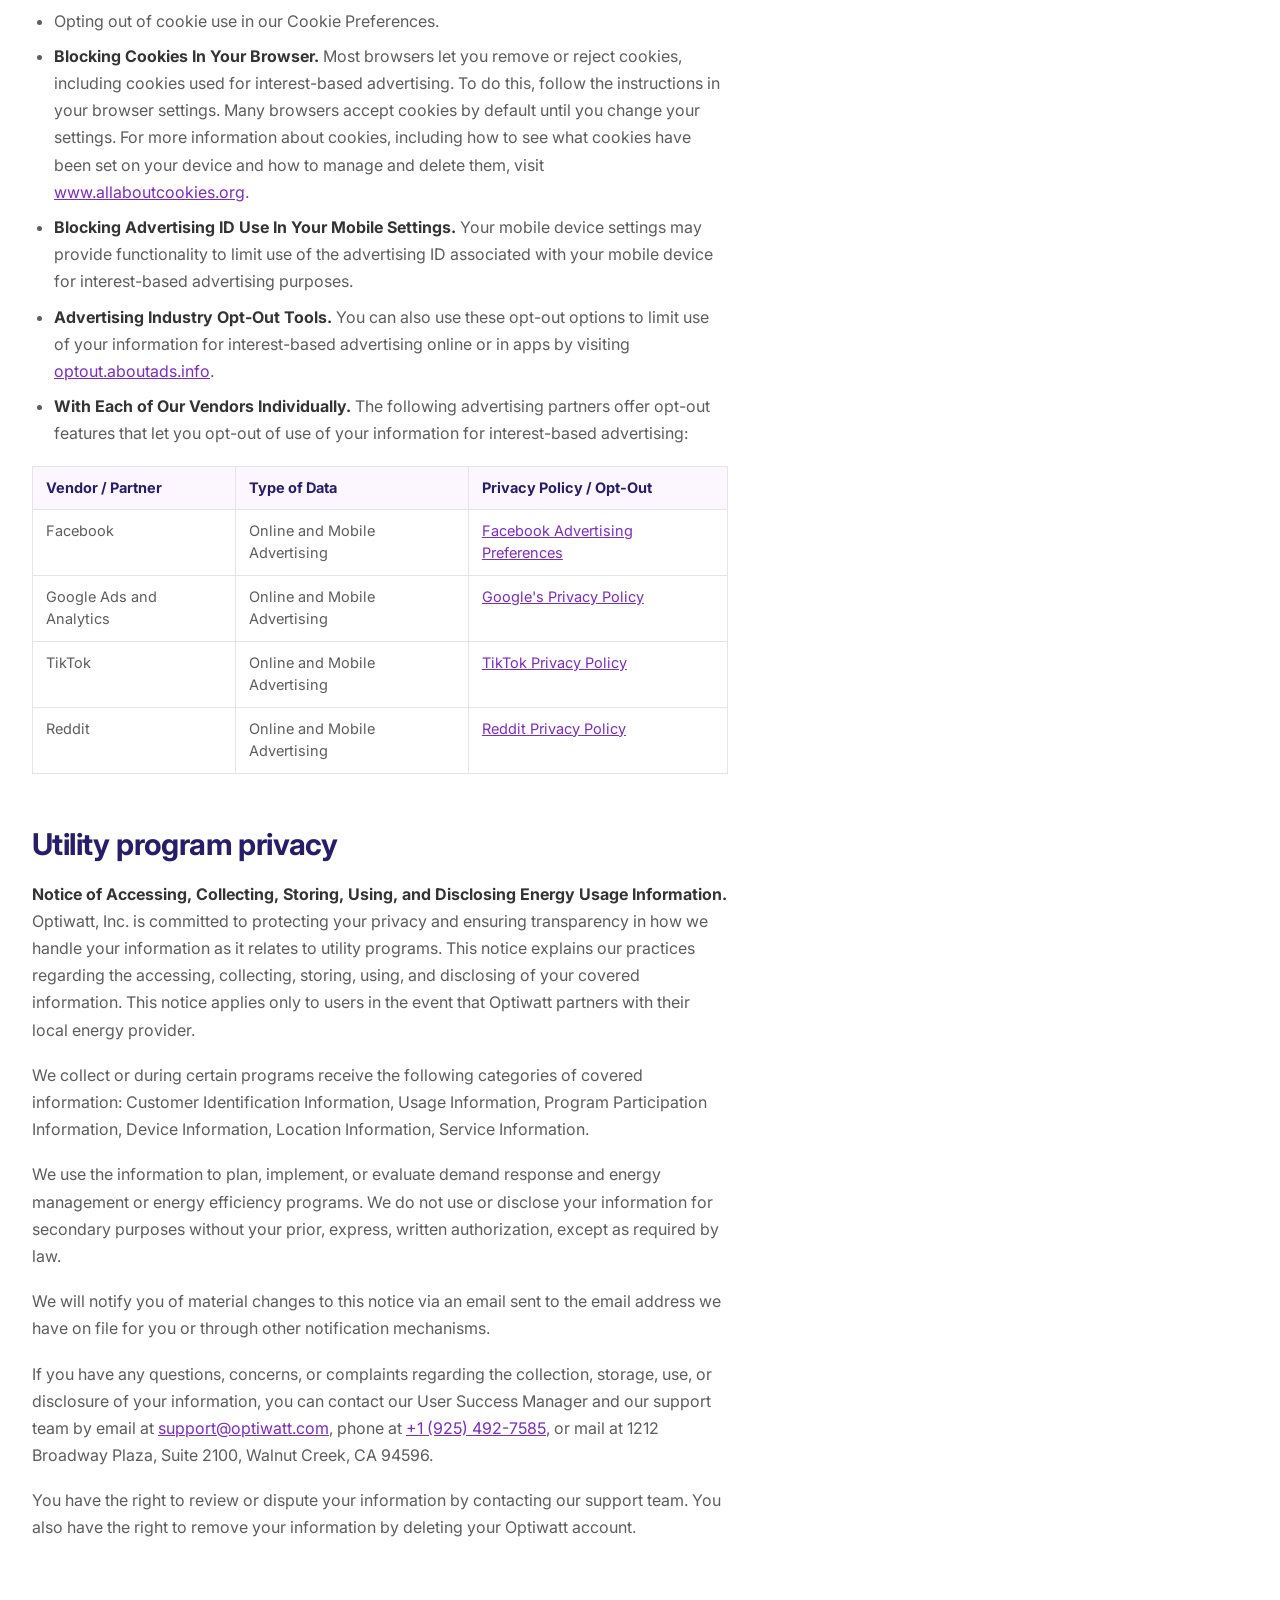
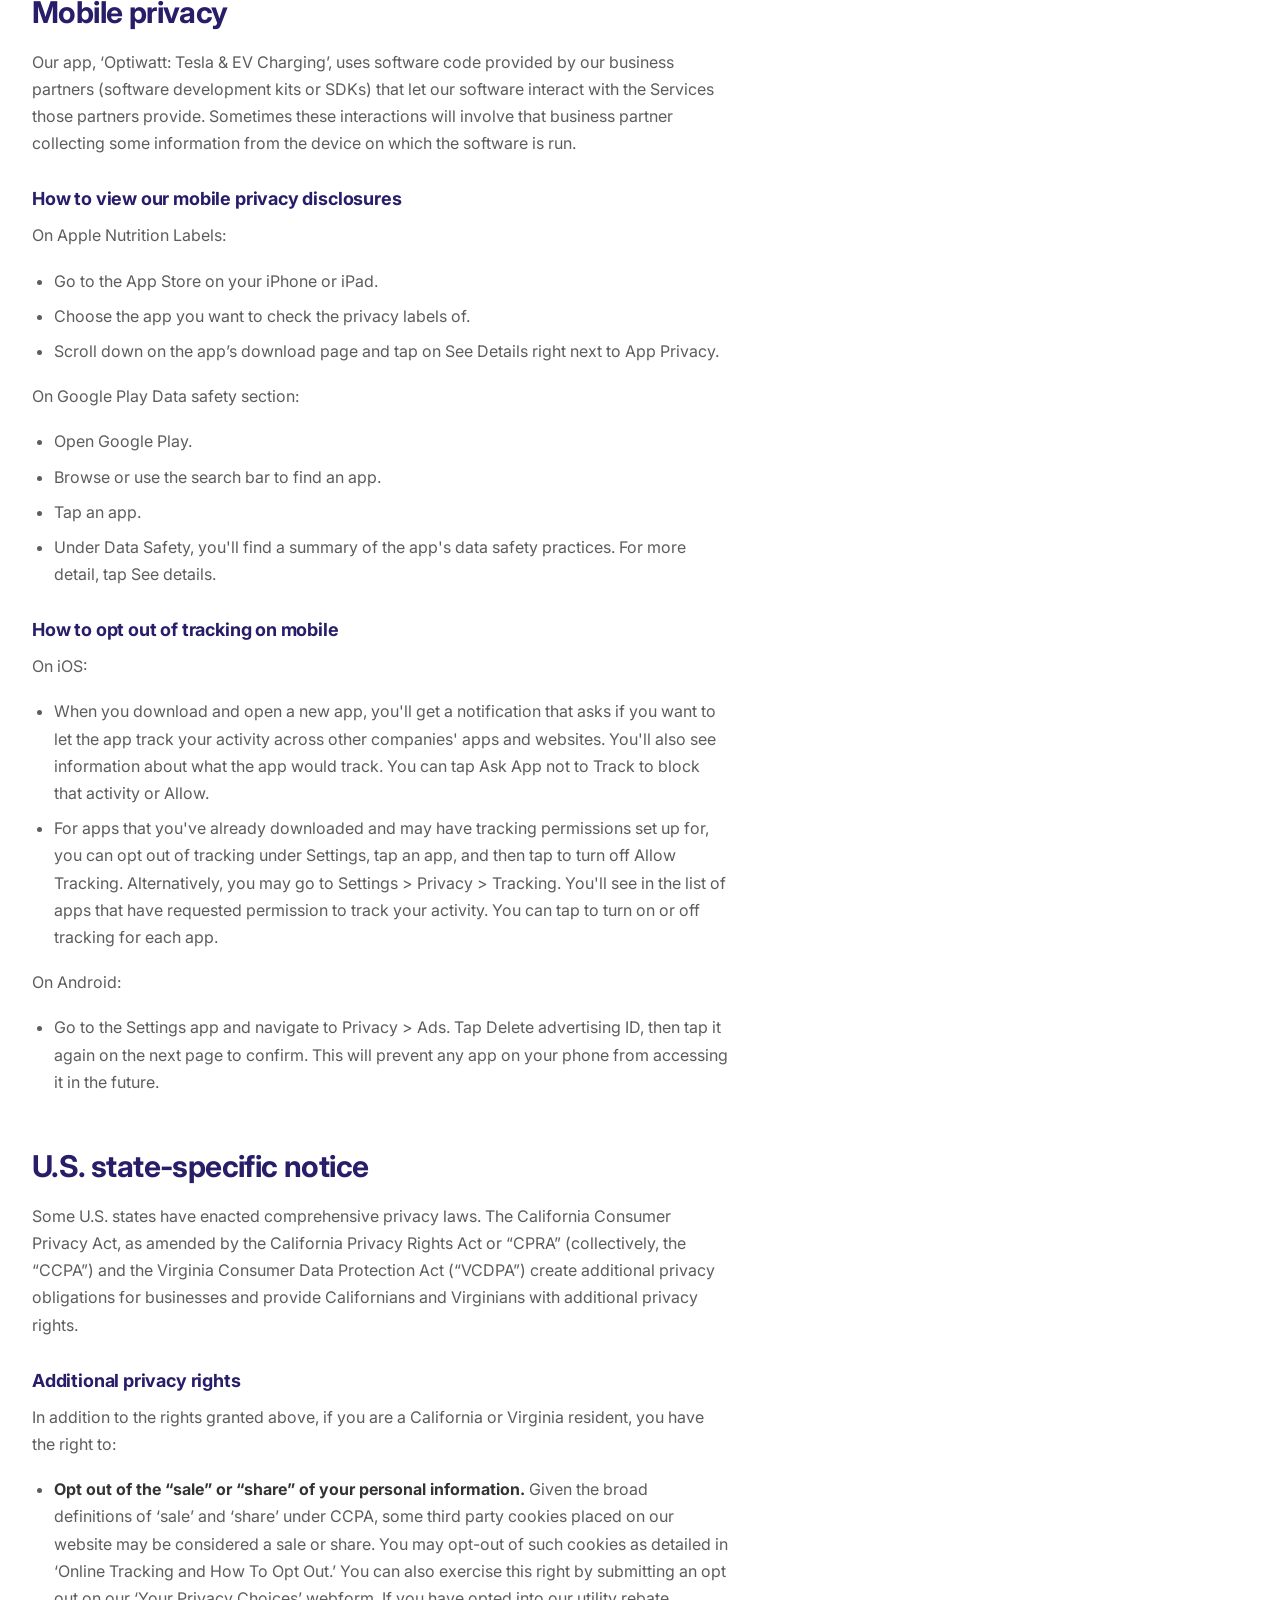
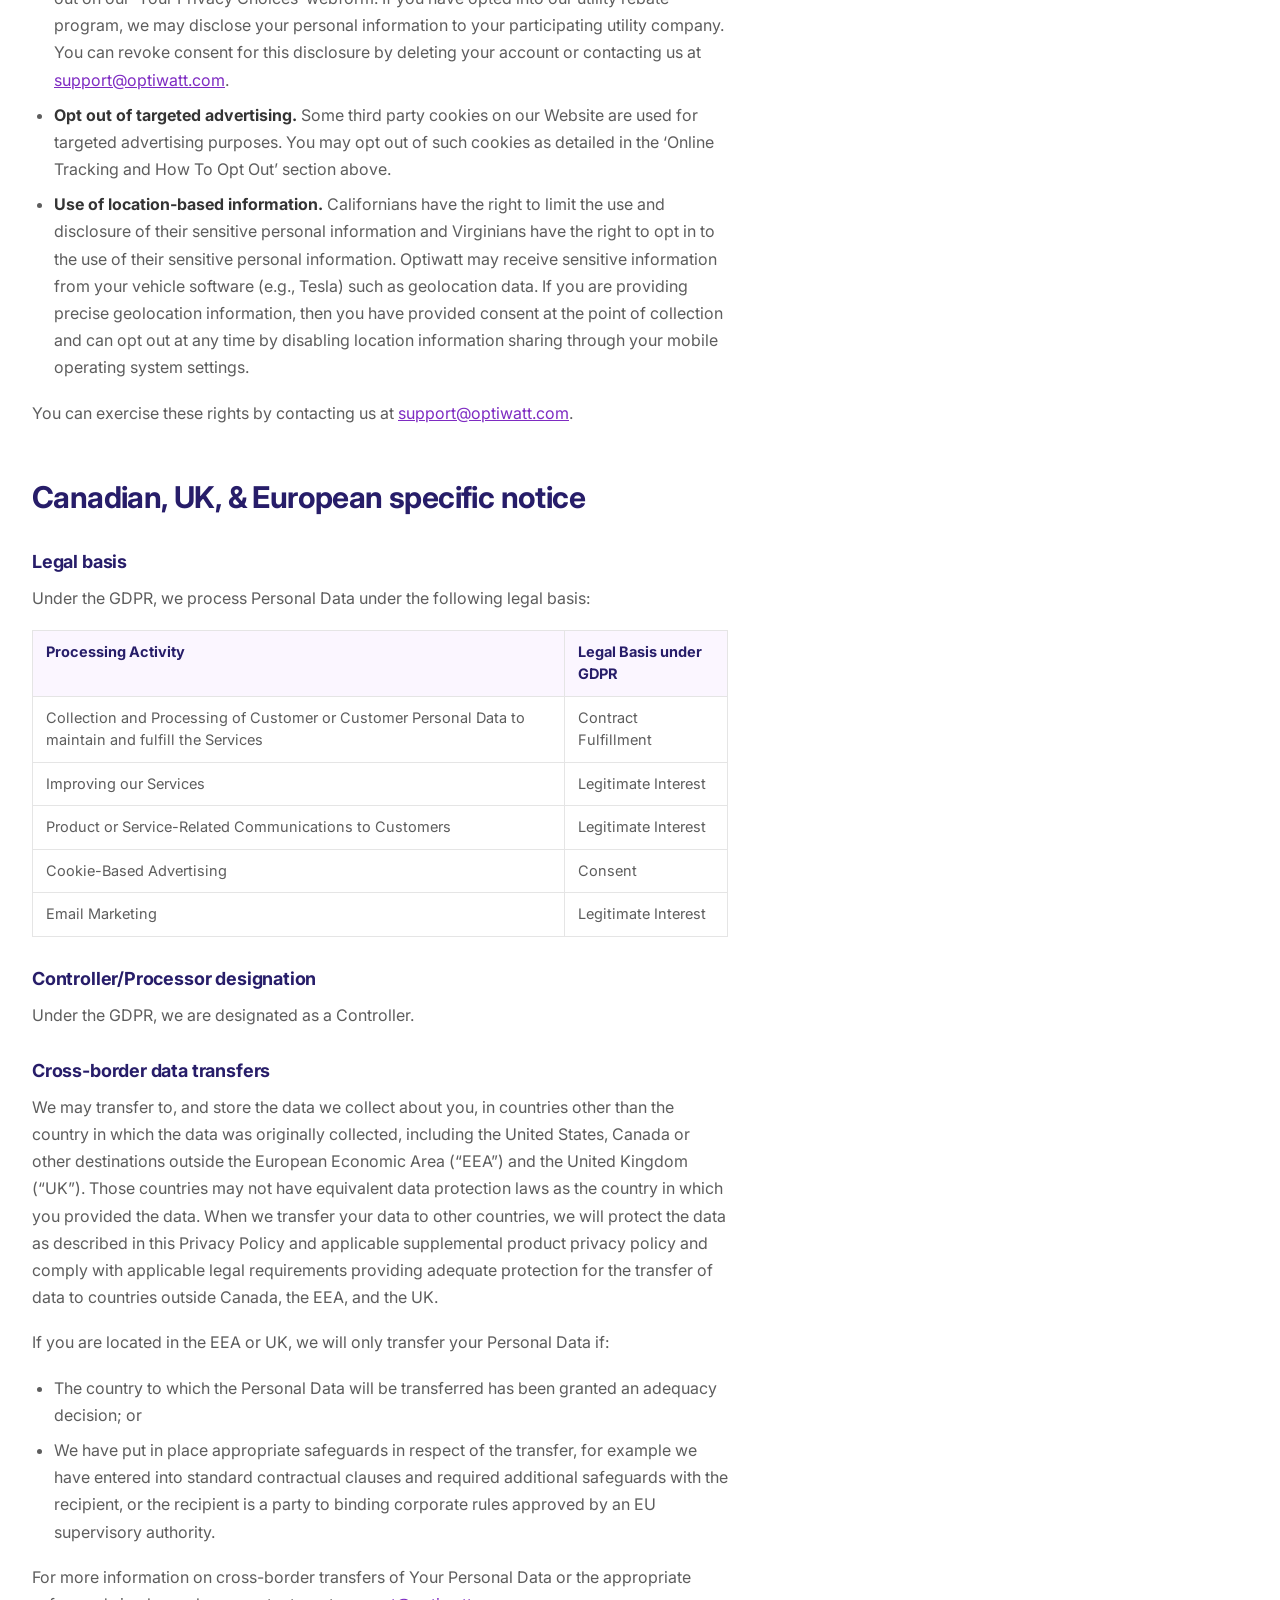
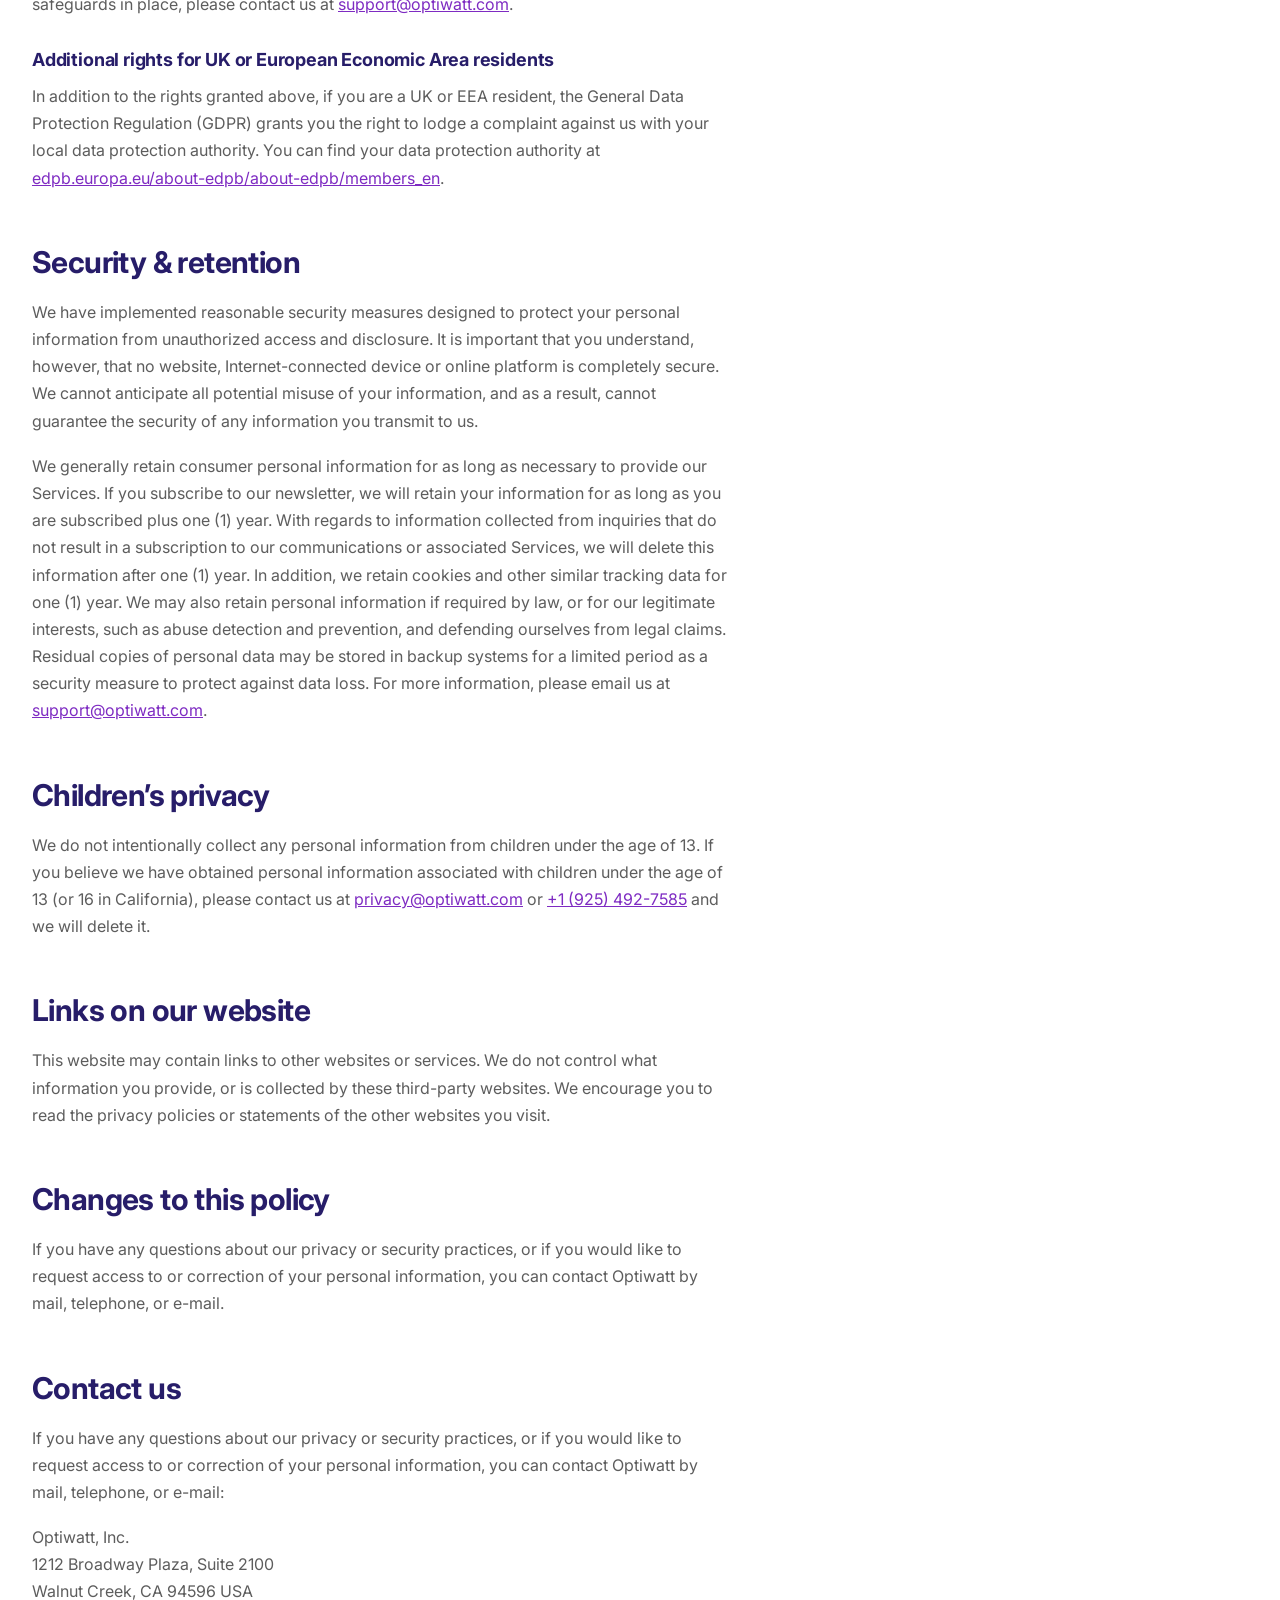
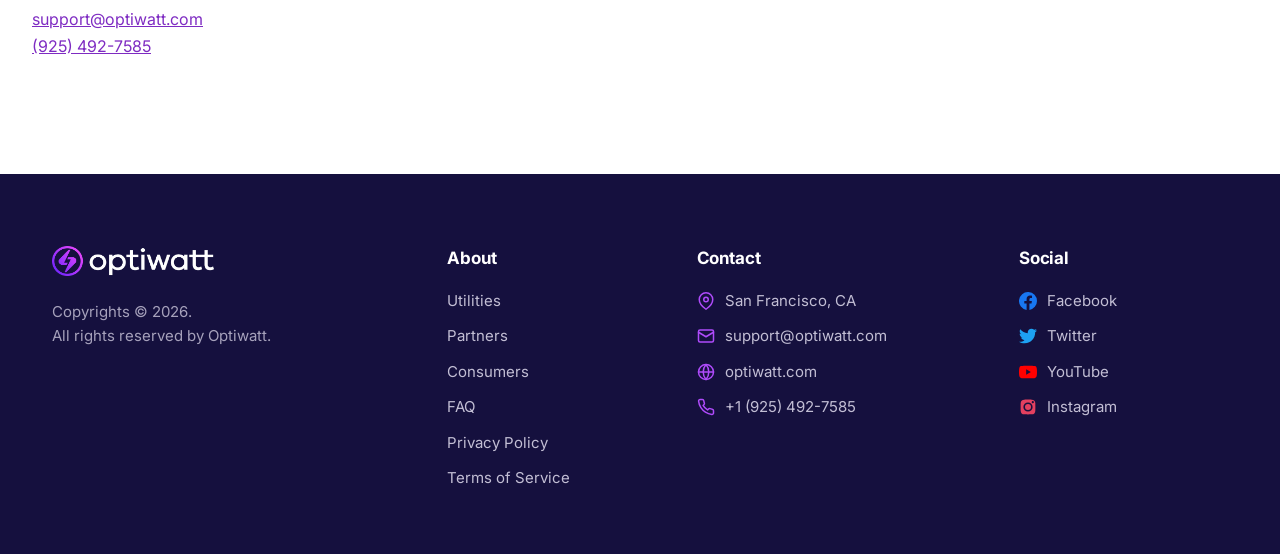
<file: privacy.html>
<!doctype html>
<html lang="en">
<head>
<meta charset="utf-8">
<meta name="viewport" content="width=device-width,initial-scale=1">
<link rel="icon" type="image/png" href="favicon.png">
<link rel="apple-touch-icon" href="favicon.png">
<title>Privacy Policy | Optiwatt</title>
<meta name="description" content="How Optiwatt collects, uses, and protects your information.">
<link rel="stylesheet" href="css/base.css">
<link rel="stylesheet" href="css/site.css">
<link rel="stylesheet" href="css/legal.css">
<link rel="canonical" href="https://optiwatt.com/privacy">
<meta name="robots" content="index, follow, max-image-preview:large">
<meta property="og:type" content="website">
<meta property="og:site_name" content="Optiwatt">
<meta property="og:title" content="Privacy Policy | Optiwatt">
<meta property="og:description" content="How Optiwatt collects, uses, and protects your information.">
<meta property="og:url" content="https://optiwatt.com/privacy">
<meta property="og:image" content="https://optiwatt.com/images/og-image.jpg">
<meta property="og:locale" content="en_US">
<meta name="twitter:card" content="summary_large_image">
<meta name="twitter:site" content="@optiwatt">
<meta name="twitter:title" content="Privacy Policy | Optiwatt">
<meta name="twitter:description" content="How Optiwatt collects, uses, and protects your information.">
<meta name="twitter:image" content="https://optiwatt.com/images/og-image.jpg">
</head>
<body>

<a href="#main" class="skip-link">Skip to content</a>

<!-- ============== NAV ============== -->
<header class="site-nav is-dark">
  <div class="container nav-inner">
    <a class="nav-logo" href="index.html">
      <img src="images/logo-light.webp" alt="Optiwatt">
    </a>
    <nav aria-label="Primary" id="primary-nav">
      <ul class="nav-links">
        <li><a href="index.html">Utilities</a></li>
        <li><a href="partners.html">Partners</a></li>
        <li><a href="consumers.html">Consumers</a></li>
      </ul>
    </nav>
    <a class="btn btn-primary btn-sm" href="partners.html#cta">Let's connect</a>
    <button class="nav-toggle" type="button" aria-label="Open menu" aria-expanded="false" aria-controls="primary-nav">
      <span class="nav-toggle-bar"></span>
      <span class="nav-toggle-bar"></span>
      <span class="nav-toggle-bar"></span>
    </button>
  </div>
</header>

<main id="main">

<section class="legal-hero">
  <div class="container">
    <p class="eyebrow">Legal</p>
    <h1>Privacy Policy</h1>
    <p class="legal-updated">Last updated: November 20, 2025</p>
  </div>
</section>

<section class="legal-body">
  <div class="container legal-content">
    <p class="legal-subtitle"><strong>Notice of Accessing, Collecting, Storing, Using, and Disclosing Energy Usage Information</strong></p>

    <p>Thank you for choosing to be part of our community at Optiwatt, Inc., doing business as Optiwatt (“Optiwatt”, “we”, “us”, or “our”). We are committed to protecting your personal information and your right to privacy. If you have any questions or concerns about our notice, or our practices with regards to your personal information, please contact us at <a href="mailto:support@optiwatt.com">support@optiwatt.com</a>.</p>

    <p>When you visit our website <a href="https://www.optiwatt.com" target="_blank" rel="noopener">www.optiwatt.com</a> or mobile application, and use our services, you trust us with your personal information. We take your privacy very seriously. In this Privacy Policy, we seek to explain to you what information we collect, how we use it and what rights you have in relation to it. This is important information, and you should take the time to read through it carefully. If there are any terms in this Privacy Policy that you do not agree with, you should immediately discontinue use of our Websites, our Apps, and our Services.</p>

    <p>This Privacy Policy (the ‘Policy’) applies to all information collected through our websites (including <a href="https://www.optiwatt.com" target="_blank" rel="noopener">www.optiwatt.com</a>, and all of our websites collectively referred to as our “Websites”), mobile applications ("Apps"), and/or any related services, sales, marketing or events (we refer to all of these collectively in this Privacy Policy as the "Services").</p>

    <h2>Categories of personal information we collect</h2>
    <div class="legal-table">
      <table>
        <thead><tr><th>Data you provide directly to us</th><th>Data we collect automatically</th></tr></thead>
        <tbody>
          <tr>
            <td>
              <ul>
                <li><strong>Contact details:</strong> name, email address, postal address, and phone number; login credentials for your vehicle, charger, thermostat, or home energy system software or electric utility provider; rates and information related to your electric utility provider and usage.</li>
                <li><strong>Your feedback:</strong> online surveys and polls, product feedback, and any information you provide when contacting us.</li>
                <li><strong>Information about your vehicle:</strong> the make, model, and year of the electric plug-in vehicle(s) you drive.</li>
                <li><strong>Information about your electric vehicle charger:</strong> the make and model.</li>
                <li><strong>Information about your smart thermostat:</strong> the make and model.</li>
                <li><strong>Information about your home energy system</strong> (including batteries and solar panels): the make and model(s).</li>
              </ul>
            </td>
            <td>
              <ul>
                <li><strong>Website analytics:</strong> including your IP address, pages viewed, the URL from referral websites, and links clicked on.</li>
                <li><strong>Browser and device information:</strong> type of Internet browser and operating system you use, and other device heuristics.</li>
                <li><strong>Information about your use of Our Services:</strong> during in-app events, we collect date, timestamp, mobile advertising identifiers, a proprietary user ID, and charging session information.</li>
                <li><strong>Information about your personal devices:</strong> your device type, operating system, network, and other information.</li>
                <li>Information directly from your vehicle software (if you provide your login credentials), including precise vehicle location (for certain vehicles) and charging history.</li>
                <li>Information directly from your charger software (if you provide your login credentials), including charging history.</li>
                <li>Information directly from your utility provider (if you provide your login credentials), including charging rates, times, and history.</li>
                <li>Information directly from your smart thermostat software (if you provide your login credentials), including schedule, set points and run times.</li>
                <li>Information directly from your home energy system software (if you provide your login credentials), including battery status, activity, and energy usage, and solar panel status, activity and energy production.</li>
              </ul>
            </td>
          </tr>
        </tbody>
      </table>
    </div>

    <h2>When we collect personal information</h2>
    <p>We collect personal information when:</p>
    <div class="legal-table">
      <table>
        <thead><tr><th>Data you provide directly to us</th><th>Data we collect automatically</th></tr></thead>
        <tbody>
          <tr>
            <td>
              <ul>
                <li>You email, call or otherwise communicate with us.</li>
                <li>You fill out surveys or other market research activities.</li>
                <li>You sign up for Our Services.</li>
              </ul>
            </td>
            <td>
              <ul>
                <li>You visit and interact with our Services.</li>
                <li>You view our email communications or push notifications.</li>
                <li>You click-through a marketing promotion.</li>
                <li>You provide us with your vehicle, charger, thermostat, home energy system and/or utility login credentials and charge your vehicle, change your home's temperature or utilize your home energy system.</li>
              </ul>
            </td>
          </tr>
        </tbody>
      </table>
    </div>

    <h2>How we use collected personal information</h2>
    <p>We use the personal information that you give and we collect for the following purposes:</p>
    <ul>
      <li><strong>To provide our products and services,</strong> notably:
        <ul>
          <li>Enabling electric utility synchronization with your vehicle or charger to optimize charging performance.</li>
          <li>Monitoring app use, including charging and other activities surrounding charging activity.</li>
          <li>Adjusting your smart home thermostat or home energy system to save you money and/or as part of a utility or grid operator program.</li>
          <li>When you opt in to our utility rebate program, we use your personal information to facilitate your utility company paying you a commission for providing your charging information to them.</li>
        </ul>
      </li>
      <li><strong>For customer support:</strong> respond to your issue reports, questions, or feedback.</li>
      <li><strong>To improve our Services:</strong> to troubleshoot any website, software, or charging synchronization issues.</li>
      <li><strong>For advertising and marketing.</strong> We use personal information for advertising and marketing purposes. This helps keep our Services low cost or free of charge. We may send you email updates about new features, products, and services, and we may use collected information for online or mobile display advertising.</li>
    </ul>

    <h2>How we may share personal information</h2>
    <ul>
      <li>We may share collected personal information with vendors, service providers and clients. Our contracted vendors, service providers and clients are prohibited from using Optiwatt-collected personal information for any other independent marketing purpose. Please see below how you can opt-out of our cookie-specific data uses. If you opt in to our utility rebate program, we may share your information with your electric utility company to facilitate your utility company paying you a commission in exchange for this personal information.</li>
      <li>To resolve customer disputes or inquiries.</li>
      <li>For internal business purposes, including to analyze how the Services and our charging optimization software are used; forecast network utilization; design advertising campaigns; measure the performance of advertising campaigns; analyze electric vehicle charging trends; design new services or products; conduct audits or testing; perform internal research; and maintain business records.</li>
      <li>To protect the legal rights of Optiwatt or our website, platform or service users; the legal rights of our company, our employees, our agents, and our affiliates; to protect the safety and security of our website visitors; to detect and protect against fraud; and to comply with law or legal process.</li>
      <li>Optiwatt may also share your personal information as part of a business transition. Optiwatt may share personal information with prospective purchasers to evaluate the proposed transaction, and may also share your personal information with another company that buys assets or stock of Optiwatt. That company may use and disclose personal information for purposes similar to those described in this policy.</li>
      <li>With your consent.</li>
    </ul>
    <p>In addition, we may share de-identified, aggregate, or anonymous information about our website visitors and Services users with advertising or marketing partners. See below for more information about your choices with our use of cookies and related technologies.</p>

    <h2>Your rights and how to exercise them</h2>
    <ul>
      <li>Access the personal information we maintain about you.</li>
      <li>Delete the personal information we maintain about you, unless such information is necessary for compliance with our legal or regulatory obligations.</li>
      <li>Correct inaccurate personal information we maintain about you.</li>
      <li>Opt-Out of certain uses of your personal information. You can opt out of:
        <ul>
          <li><strong>Email marketing:</strong> unsubscribe to our commercial email list by following the instructions provided in the email or calling <a href="tel:+19254927585">(925) 492-7585</a>.</li>
          <li><strong>Tailored advertising</strong> using third party cookies on our website or through mobile software or services. Refer to ‘Online Tracking Technologies and How To Opt Out’ below for more information.</li>
        </ul>
      </li>
      <li>You can remove your vehicle and all future vehicle data uses by Optiwatt by clicking on the three dots adjacent to the vehicle image in your mobile app ‘Profile’ settings.</li>
    </ul>

    <h2>Online tracking technologies and how to opt out</h2>
    <p>Like many companies, we use cookies, pixels, web beacons, SDKs, and other tracking technologies to collect information about your browsing activities, your interactions with websites and apps, and to serve tailored ads. There are a number of ways to opt out of having your online activity and device data collected through these Services, which we summarize below:</p>
    <ul>
      <li>Opting out of cookie use in our Cookie Preferences.</li>
      <li><strong>Blocking Cookies In Your Browser.</strong> Most browsers let you remove or reject cookies, including cookies used for interest-based advertising. To do this, follow the instructions in your browser settings. Many browsers accept cookies by default until you change your settings. For more information about cookies, including how to see what cookies have been set on your device and how to manage and delete them, visit <a href="https://www.allaboutcookies.org" target="_blank" rel="noopener">www.allaboutcookies.org</a>.</li>
      <li><strong>Blocking Advertising ID Use In Your Mobile Settings.</strong> Your mobile device settings may provide functionality to limit use of the advertising ID associated with your mobile device for interest-based advertising purposes.</li>
      <li><strong>Advertising Industry Opt-Out Tools.</strong> You can also use these opt-out options to limit use of your information for interest-based advertising online or in apps by visiting <a href="https://optout.aboutads.info" target="_blank" rel="noopener">optout.aboutads.info</a>.</li>
      <li><strong>With Each of Our Vendors Individually.</strong> The following advertising partners offer opt-out features that let you opt-out of use of your information for interest-based advertising:</li>
    </ul>
    <div class="legal-table">
      <table>
        <thead><tr><th>Vendor / Partner</th><th>Type of Data</th><th>Privacy Policy / Opt-Out</th></tr></thead>
        <tbody>
          <tr><td>Facebook</td><td>Online and Mobile Advertising</td><td><a href="https://www.facebook.com/ads/preferences" target="_blank" rel="noopener">Facebook Advertising Preferences</a></td></tr>
          <tr><td>Google Ads and Analytics</td><td>Online and Mobile Advertising</td><td><a href="https://policies.google.com/privacy" target="_blank" rel="noopener">Google's Privacy Policy</a></td></tr>
          <tr><td>TikTok</td><td>Online and Mobile Advertising</td><td><a href="https://www.tiktok.com/legal/privacy-policy" target="_blank" rel="noopener">TikTok Privacy Policy</a></td></tr>
          <tr><td>Reddit</td><td>Online and Mobile Advertising</td><td><a href="https://www.reddit.com/policies/privacy-policy" target="_blank" rel="noopener">Reddit Privacy Policy</a></td></tr>
        </tbody>
      </table>
    </div>

    <h2>Utility program privacy</h2>
    <p><strong>Notice of Accessing, Collecting, Storing, Using, and Disclosing Energy Usage Information.</strong> Optiwatt, Inc. is committed to protecting your privacy and ensuring transparency in how we handle your information as it relates to utility programs. This notice explains our practices regarding the accessing, collecting, storing, using, and disclosing of your covered information. This notice applies only to users in the event that Optiwatt partners with their local energy provider.</p>
    <p>We collect or during certain programs receive the following categories of covered information: Customer Identification Information, Usage Information, Program Participation Information, Device Information, Location Information, Service Information.</p>
    <p>We use the information to plan, implement, or evaluate demand response and energy management or energy efficiency programs. We do not use or disclose your information for secondary purposes without your prior, express, written authorization, except as required by law.</p>
    <p>We will notify you of material changes to this notice via an email sent to the email address we have on file for you or through other notification mechanisms.</p>
    <p>If you have any questions, concerns, or complaints regarding the collection, storage, use, or disclosure of your information, you can contact our User Success Manager and our support team by email at <a href="mailto:support@optiwatt.com">support@optiwatt.com</a>, phone at <a href="tel:+19254927585">+1 (925) 492-7585</a>, or mail at 1212 Broadway Plaza, Suite 2100, Walnut Creek, CA 94596.</p>
    <p>You have the right to review or dispute your information by contacting our support team. You also have the right to remove your information by deleting your Optiwatt account.</p>

    <h2>Mobile privacy</h2>
    <p>Our app, ‘Optiwatt: Tesla &amp; EV Charging’, uses software code provided by our business partners (software development kits or SDKs) that let our software interact with the Services those partners provide. Sometimes these interactions will involve that business partner collecting some information from the device on which the software is run.</p>
    <h3>How to view our mobile privacy disclosures</h3>
    <p>On Apple Nutrition Labels:</p>
    <ul>
      <li>Go to the App Store on your iPhone or iPad.</li>
      <li>Choose the app you want to check the privacy labels of.</li>
      <li>Scroll down on the app’s download page and tap on See Details right next to App Privacy.</li>
    </ul>
    <p>On Google Play Data safety section:</p>
    <ul>
      <li>Open Google Play.</li>
      <li>Browse or use the search bar to find an app.</li>
      <li>Tap an app.</li>
      <li>Under Data Safety, you'll find a summary of the app's data safety practices. For more detail, tap See details.</li>
    </ul>
    <h3>How to opt out of tracking on mobile</h3>
    <p>On iOS:</p>
    <ul>
      <li>When you download and open a new app, you'll get a notification that asks if you want to let the app track your activity across other companies' apps and websites. You'll also see information about what the app would track. You can tap Ask App not to Track to block that activity or Allow.</li>
      <li>For apps that you've already downloaded and may have tracking permissions set up for, you can opt out of tracking under Settings, tap an app, and then tap to turn off Allow Tracking. Alternatively, you may go to Settings &gt; Privacy &gt; Tracking. You'll see in the list of apps that have requested permission to track your activity. You can tap to turn on or off tracking for each app.</li>
    </ul>
    <p>On Android:</p>
    <ul>
      <li>Go to the Settings app and navigate to Privacy &gt; Ads. Tap Delete advertising ID, then tap it again on the next page to confirm. This will prevent any app on your phone from accessing it in the future.</li>
    </ul>

    <h2>U.S. state-specific notice</h2>
    <p>Some U.S. states have enacted comprehensive privacy laws. The California Consumer Privacy Act, as amended by the California Privacy Rights Act or “CPRA” (collectively, the “CCPA”) and the Virginia Consumer Data Protection Act (“VCDPA”) create additional privacy obligations for businesses and provide Californians and Virginians with additional privacy rights.</p>
    <h3>Additional privacy rights</h3>
    <p>In addition to the rights granted above, if you are a California or Virginia resident, you have the right to:</p>
    <ul>
      <li><strong>Opt out of the “sale” or “share” of your personal information.</strong> Given the broad definitions of ‘sale’ and ‘share’ under CCPA, some third party cookies placed on our website may be considered a sale or share. You may opt-out of such cookies as detailed in ‘Online Tracking and How To Opt Out.’ You can also exercise this right by submitting an opt out on our ‘Your Privacy Choices’ webform. If you have opted into our utility rebate program, we may disclose your personal information to your participating utility company. You can revoke consent for this disclosure by deleting your account or contacting us at <a href="mailto:support@optiwatt.com">support@optiwatt.com</a>.</li>
      <li><strong>Opt out of targeted advertising.</strong> Some third party cookies on our Website are used for targeted advertising purposes. You may opt out of such cookies as detailed in the ‘Online Tracking and How To Opt Out’ section above.</li>
      <li><strong>Use of location-based information.</strong> Californians have the right to limit the use and disclosure of their sensitive personal information and Virginians have the right to opt in to the use of their sensitive personal information. Optiwatt may receive sensitive information from your vehicle software (e.g., Tesla) such as geolocation data. If you are providing precise geolocation information, then you have provided consent at the point of collection and can opt out at any time by disabling location information sharing through your mobile operating system settings.</li>
    </ul>
    <p>You can exercise these rights by contacting us at <a href="mailto:support@optiwatt.com">support@optiwatt.com</a>.</p>

    <h2>Canadian, UK, &amp; European specific notice</h2>
    <h3>Legal basis</h3>
    <p>Under the GDPR, we process Personal Data under the following legal basis:</p>
    <div class="legal-table">
      <table>
        <thead><tr><th>Processing Activity</th><th>Legal Basis under GDPR</th></tr></thead>
        <tbody>
          <tr><td>Collection and Processing of Customer or Customer Personal Data to maintain and fulfill the Services</td><td>Contract Fulfillment</td></tr>
          <tr><td>Improving our Services</td><td>Legitimate Interest</td></tr>
          <tr><td>Product or Service-Related Communications to Customers</td><td>Legitimate Interest</td></tr>
          <tr><td>Cookie-Based Advertising</td><td>Consent</td></tr>
          <tr><td>Email Marketing</td><td>Legitimate Interest</td></tr>
        </tbody>
      </table>
    </div>
    <h3>Controller/Processor designation</h3>
    <p>Under the GDPR, we are designated as a Controller.</p>
    <h3>Cross-border data transfers</h3>
    <p>We may transfer to, and store the data we collect about you, in countries other than the country in which the data was originally collected, including the United States, Canada or other destinations outside the European Economic Area (“EEA”) and the United Kingdom (“UK”). Those countries may not have equivalent data protection laws as the country in which you provided the data. When we transfer your data to other countries, we will protect the data as described in this Privacy Policy and applicable supplemental product privacy policy and comply with applicable legal requirements providing adequate protection for the transfer of data to countries outside Canada, the EEA, and the UK.</p>
    <p>If you are located in the EEA or UK, we will only transfer your Personal Data if:</p>
    <ul>
      <li>The country to which the Personal Data will be transferred has been granted an adequacy decision; or</li>
      <li>We have put in place appropriate safeguards in respect of the transfer, for example we have entered into standard contractual clauses and required additional safeguards with the recipient, or the recipient is a party to binding corporate rules approved by an EU supervisory authority.</li>
    </ul>
    <p>For more information on cross-border transfers of Your Personal Data or the appropriate safeguards in place, please contact us at <a href="mailto:support@optiwatt.com">support@optiwatt.com</a>.</p>
    <h3>Additional rights for UK or European Economic Area residents</h3>
    <p>In addition to the rights granted above, if you are a UK or EEA resident, the General Data Protection Regulation (GDPR) grants you the right to lodge a complaint against us with your local data protection authority. You can find your data protection authority at <a href="https://edpb.europa.eu/about-edpb/about-edpb/members_en" target="_blank" rel="noopener">edpb.europa.eu/about-edpb/about-edpb/members_en</a>.</p>

    <h2>Security &amp; retention</h2>
    <p>We have implemented reasonable security measures designed to protect your personal information from unauthorized access and disclosure. It is important that you understand, however, that no website, Internet-connected device or online platform is completely secure. We cannot anticipate all potential misuse of your information, and as a result, cannot guarantee the security of any information you transmit to us.</p>
    <p>We generally retain consumer personal information for as long as necessary to provide our Services. If you subscribe to our newsletter, we will retain your information for as long as you are subscribed plus one (1) year. With regards to information collected from inquiries that do not result in a subscription to our communications or associated Services, we will delete this information after one (1) year. In addition, we retain cookies and other similar tracking data for one (1) year. We may also retain personal information if required by law, or for our legitimate interests, such as abuse detection and prevention, and defending ourselves from legal claims. Residual copies of personal data may be stored in backup systems for a limited period as a security measure to protect against data loss. For more information, please email us at <a href="mailto:support@optiwatt.com">support@optiwatt.com</a>.</p>

    <h2>Children’s privacy</h2>
    <p>We do not intentionally collect any personal information from children under the age of 13. If you believe we have obtained personal information associated with children under the age of 13 (or 16 in California), please contact us at <a href="mailto:privacy@optiwatt.com">privacy@optiwatt.com</a> or <a href="tel:+19254927585">+1 (925) 492-7585</a> and we will delete it.</p>

    <h2>Links on our website</h2>
    <p>This website may contain links to other websites or services. We do not control what information you provide, or is collected by these third-party websites. We encourage you to read the privacy policies or statements of the other websites you visit.</p>

    <h2>Changes to this policy</h2>
    <p>If you have any questions about our privacy or security practices, or if you would like to request access to or correction of your personal information, you can contact Optiwatt by mail, telephone, or e-mail.</p>

    <h2>Contact us</h2>
    <p>If you have any questions about our privacy or security practices, or if you would like to request access to or correction of your personal information, you can contact Optiwatt by mail, telephone, or e-mail:</p>
    <p>
      Optiwatt, Inc.<br>
      1212 Broadway Plaza, Suite 2100<br>
      Walnut Creek, CA 94596 USA<br>
      <a href="mailto:support@optiwatt.com">support@optiwatt.com</a><br>
      <a href="tel:+19254927585">(925) 492-7585</a>
    </p>
  </div>
</section>

</main>

<footer class="site-footer">
  <div class="container footer-grid">
    <div class="footer-brand">
      <img loading="lazy" decoding="async" class="footer-logo-img" src="images/logo-light.webp" alt="Optiwatt">
      <p class="footer-copy">Copyrights © 2026.<br>All rights reserved by Optiwatt.</p>
    </div>
    <div class="footer-col">
      <h3>About</h3>
      <ul>
        <li><a href="index.html">Utilities</a></li>
        <li><a href="partners.html">Partners</a></li>
        <li><a href="consumers.html">Consumers</a></li>
        <li><a href="https://optiwatt.zendesk.com/hc/en-us" target="_blank" rel="noopener">FAQ</a></li>
        <li><a href="privacy.html">Privacy Policy</a></li>
        <li><a href="tos.html">Terms of Service</a></li>
      </ul>
    </div>
    <div class="footer-col footer-contact">
      <h3>Contact</h3>
      <ul>
        <li><span class="fc-icon"><svg viewBox="0 0 24 24" fill="none" stroke="currentColor" stroke-width="2" stroke-linecap="round" stroke-linejoin="round"><path d="M21 10c0 7-9 13-9 13s-9-6-9-13a9 9 0 0 1 18 0z"/><circle cx="12" cy="10" r="3"/></svg></span>San Francisco, CA</li>
        <li><a href="mailto:support@optiwatt.com"><span class="fc-icon"><svg viewBox="0 0 24 24" fill="none" stroke="currentColor" stroke-width="2" stroke-linecap="round" stroke-linejoin="round"><rect x="2" y="4" width="20" height="16" rx="2"/><path d="m22 7-10 6L2 7"/></svg></span>support@optiwatt.com</a></li>
        <li><a href="https://www.optiwatt.com" target="_blank" rel="noopener"><span class="fc-icon"><svg viewBox="0 0 24 24" fill="none" stroke="currentColor" stroke-width="2" stroke-linecap="round" stroke-linejoin="round"><circle cx="12" cy="12" r="10"/><path d="M2 12h20"/><path d="M12 2a15.3 15.3 0 0 1 0 20 15.3 15.3 0 0 1 0-20z"/></svg></span>optiwatt.com</a></li>
        <li><a href="tel:+19254927585"><span class="fc-icon"><svg viewBox="0 0 24 24" fill="none" stroke="currentColor" stroke-width="2" stroke-linecap="round" stroke-linejoin="round"><path d="M22 16.92v3a2 2 0 0 1-2.18 2 19.79 19.79 0 0 1-8.63-3.07 19.5 19.5 0 0 1-6-6 19.79 19.79 0 0 1-3.07-8.67A2 2 0 0 1 4.11 2h3a2 2 0 0 1 2 1.72c.13.96.36 1.9.7 2.81a2 2 0 0 1-.45 2.11L8.09 9.91a16 16 0 0 0 6 6l1.27-1.27a2 2 0 0 1 2.11-.45c.91.34 1.85.57 2.81.7A2 2 0 0 1 22 16.92z"/></svg></span>+1 (925) 492-7585</a></li>
      </ul>
    </div>
    <div class="footer-col footer-social">
      <h3>Social</h3>
      <ul>
        <li><a href="https://www.facebook.com/optiwatt/" target="_blank" rel="noopener"><span class="fs-icon"><svg viewBox="0 0 24 24" fill="#1877F2"><path d="M24 12a12 12 0 1 0-13.875 11.854v-8.385H7.078V12h3.047V9.356c0-3.007 1.792-4.668 4.533-4.668 1.312 0 2.686.234 2.686.234v2.953H15.83c-1.49 0-1.956.925-1.956 1.874V12h3.328l-.532 3.469h-2.796v8.385A12 12 0 0 0 24 12z"/></svg></span>Facebook</a></li>
        <li><a href="https://twitter.com/optiwatt" target="_blank" rel="noopener"><span class="fs-icon"><svg viewBox="0 0 24 24" fill="#1DA1F2"><path d="M23.954 4.569c-.885.389-1.83.654-2.825.775 1.014-.611 1.794-1.574 2.163-2.723-.951.555-2.005.959-3.127 1.184-.896-.959-2.173-1.559-3.591-1.559-2.717 0-4.92 2.203-4.92 4.917 0 .39.045.765.127 1.124C7.691 8.094 4.066 6.13 1.64 3.161c-.427.722-.666 1.561-.666 2.475 0 1.71.87 3.213 2.188 4.096-.807-.026-1.566-.248-2.228-.616v.061c0 2.385 1.693 4.374 3.946 4.827-.413.111-.849.171-1.296.171-.314 0-.615-.03-.916-.086.631 1.953 2.445 3.377 4.604 3.417-1.68 1.319-3.809 2.105-6.102 2.105-.39 0-.779-.023-1.17-.067 2.189 1.394 4.768 2.209 7.557 2.209 9.054 0 14-7.503 14-14.003 0-.211 0-.42-.015-.63.962-.689 1.797-1.56 2.457-2.548z"/></svg></span>Twitter</a></li>
        <li><a href="https://www.youtube.com/channel/UC3hhn3AJdZCxFJ_30wyQCdQ" target="_blank" rel="noopener"><span class="fs-icon"><svg viewBox="0 0 24 24" fill="#FF0000"><path d="M23.498 6.186a3.016 3.016 0 0 0-2.122-2.136C19.505 3.545 12 3.545 12 3.545s-7.505 0-9.377.505A3.017 3.017 0 0 0 .502 6.186C0 8.07 0 12 0 12s0 3.93.502 5.814a3.016 3.016 0 0 0 2.122 2.136c1.871.505 9.376.505 9.376.505s7.505 0 9.377-.505a3.015 3.015 0 0 0 2.122-2.136C24 15.93 24 12 24 12s0-3.93-.502-5.814zM9.545 15.568V8.432L15.818 12z"/></svg></span>YouTube</a></li>
        <li><a href="https://www.instagram.com/optiwatt/" target="_blank" rel="noopener"><span class="fs-icon"><svg viewBox="0 0 24 24" fill="#E4405F"><path d="M12 2.163c3.204 0 3.584.012 4.85.07 3.252.148 4.771 1.691 4.919 4.919.058 1.265.069 1.645.069 4.849 0 3.205-.012 3.584-.069 4.849-.149 3.225-1.664 4.771-4.919 4.919-1.266.058-1.644.07-4.85.07-3.204 0-3.584-.012-4.849-.07-3.26-.149-4.771-1.699-4.919-4.92-.058-1.265-.07-1.644-.07-4.849 0-3.204.013-3.583.07-4.849.149-3.227 1.664-4.771 4.919-4.919 1.266-.057 1.645-.069 4.849-.069zm0 3.675a6.162 6.162 0 1 0 0 12.324 6.162 6.162 0 0 0 0-12.324zM12 16a4 4 0 1 1 0-8 4 4 0 0 1 0 8zm6.406-11.845a1.44 1.44 0 1 0 0 2.881 1.44 1.44 0 0 0 0-2.881z"/></svg></span>Instagram</a></li>
      </ul>
    </div>
  </div>
</footer>

<script src="js/main.js"></script>

</body>
</html>
</file>
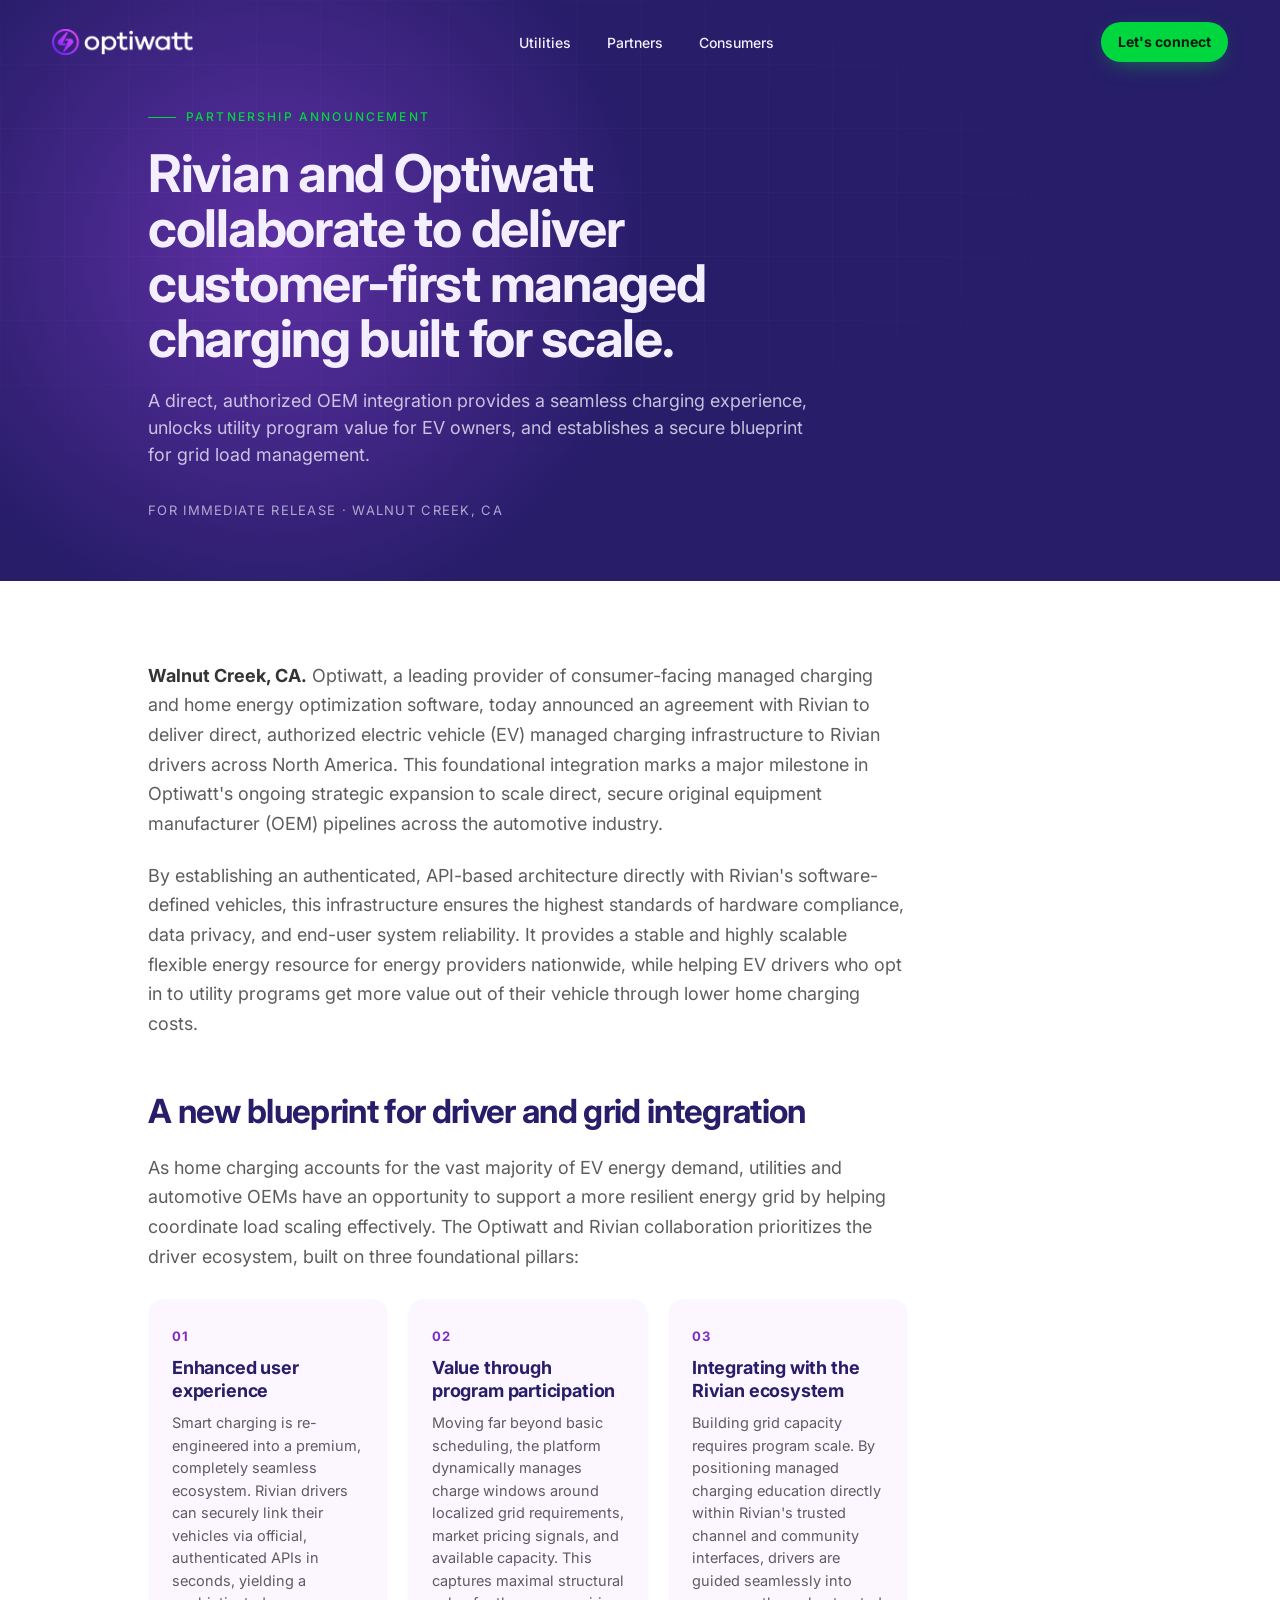
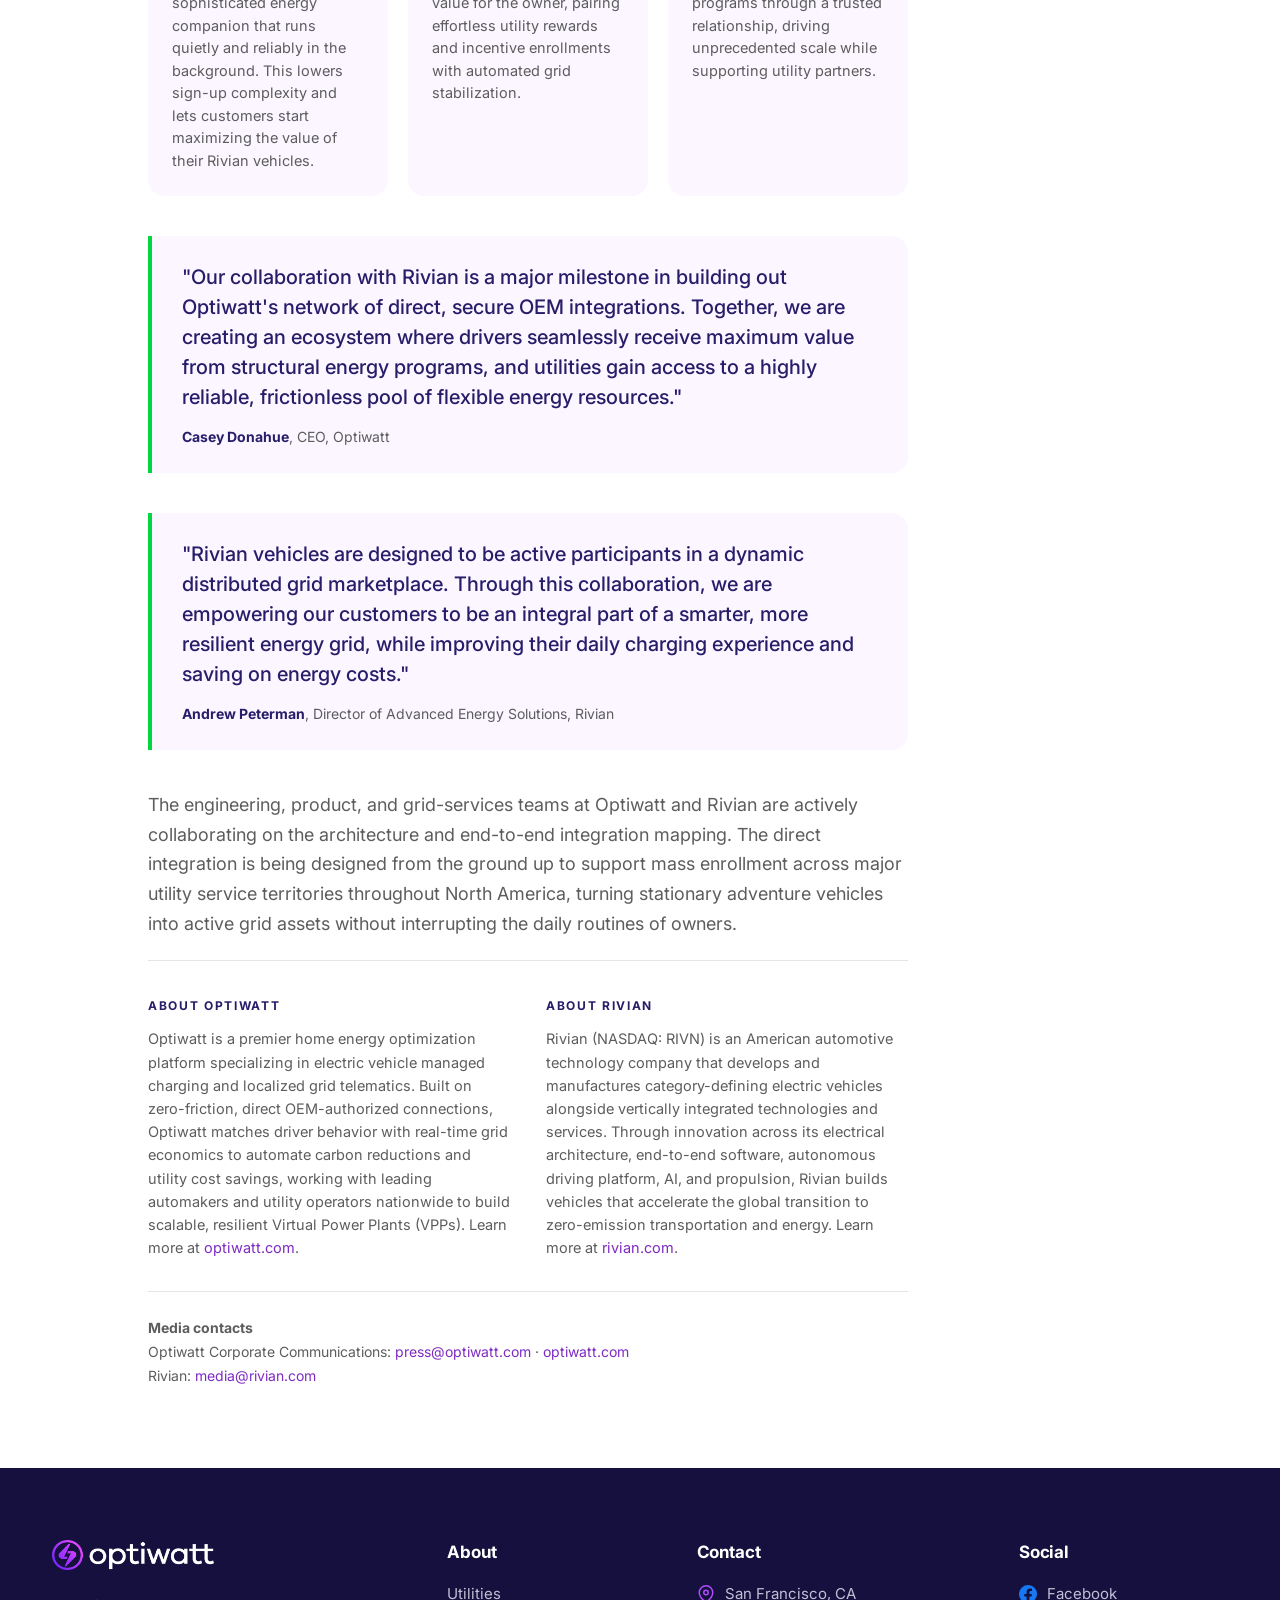
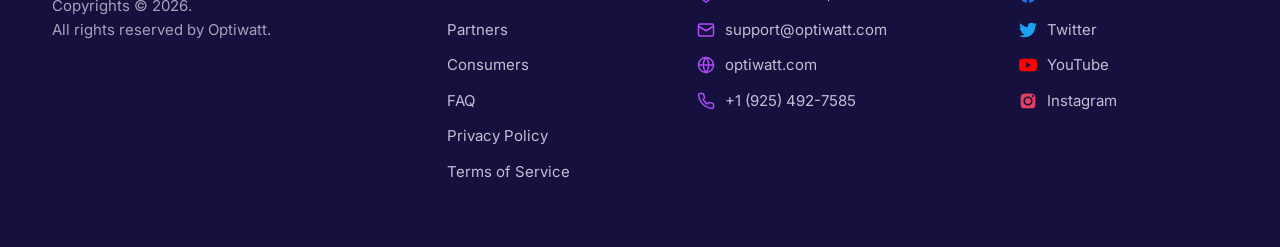
<file: rivian.html>
<!doctype html>
<html lang="en">
<head>
<meta charset="utf-8">
<meta name="viewport" content="width=device-width,initial-scale=1">
<link rel="icon" type="image/png" href="favicon.png">
<link rel="apple-touch-icon" href="favicon.png">
<title>Optiwatt + Rivian: Managed Charging Built for Scale | Optiwatt</title>
<meta name="description" content="Optiwatt and Rivian collaborate to deliver direct, authorized OEM managed charging: a seamless experience for drivers, utility program value, and a secure blueprint for grid load management.">
<link rel="stylesheet" href="css/base.css">
<link rel="stylesheet" href="css/site.css">
<link rel="stylesheet" href="css/rivian.css">

<!-- ============== SEO / SOCIAL ============== -->
<link rel="canonical" href="https://optiwatt.com/rivian">
<meta name="robots" content="index, follow, max-image-preview:large">
<meta property="og:type" content="article">
<meta property="og:site_name" content="Optiwatt">
<meta property="og:title" content="Optiwatt + Rivian: Managed Charging Built for Scale | Optiwatt">
<meta property="og:description" content="Optiwatt and Rivian collaborate to deliver direct, authorized OEM managed charging: a seamless experience for drivers, utility program value, and a secure blueprint for grid load management.">
<meta property="og:url" content="https://optiwatt.com/rivian">
<meta property="og:image" content="https://optiwatt.com/images/og-image.jpg">
<meta property="og:image:width" content="1200">
<meta property="og:image:height" content="630">
<meta property="og:image:alt" content="A modern home with a solar roof and a red electric vehicle charging in the driveway">
<meta property="og:locale" content="en_US">
<meta property="article:published_time" content="2026-06-25">
<meta property="article:author" content="Optiwatt">
<meta name="twitter:card" content="summary_large_image">
<meta name="twitter:site" content="@optiwatt">
<meta name="twitter:title" content="Optiwatt + Rivian: Managed Charging Built for Scale | Optiwatt">
<meta name="twitter:description" content="Optiwatt and Rivian collaborate to deliver direct, authorized OEM managed charging: a seamless experience for drivers, utility program value, and a secure blueprint for grid load management.">
<meta name="twitter:image" content="https://optiwatt.com/images/og-image.jpg">
<script type="application/ld+json">
{
  "@context": "https://schema.org",
  "@type": "NewsArticle",
  "headline": "Rivian and Optiwatt collaborate to deliver customer-first managed charging built for scale",
  "description": "Optiwatt and Rivian collaborate to deliver direct, authorized OEM managed charging: a seamless experience for drivers, utility program value, and a secure blueprint for grid load management.",
  "image": "https://optiwatt.com/images/og-image.jpg",
  "datePublished": "2026-06-25",
  "dateModified": "2026-06-25",
  "author": { "@type": "Organization", "name": "Optiwatt", "url": "https://optiwatt.com/" },
  "publisher": { "@type": "Organization", "name": "Optiwatt", "logo": { "@type": "ImageObject", "url": "https://optiwatt.com/images/logo-dark.webp" } },
  "mainEntityOfPage": { "@type": "WebPage", "@id": "https://optiwatt.com/rivian" }
}
</script>
</head>
<body>

<a href="#main" class="skip-link">Skip to content</a>

<!-- ============== NAV ============== -->
<header class="site-nav is-dark">
  <div class="container nav-inner">
    <a class="nav-logo" href="index.html">
      <img src="images/logo-light.webp" alt="Optiwatt">
    </a>
    <nav aria-label="Primary" id="primary-nav">
      <ul class="nav-links">
        <li><a href="index.html">Utilities</a></li>
        <li><a href="partners.html">Partners</a></li>
        <li><a href="consumers.html">Consumers</a></li>
      </ul>
    </nav>
    <a class="btn btn-primary btn-sm" href="partners.html#cta">Let's connect</a>
    <button class="nav-toggle" type="button" aria-label="Open menu" aria-expanded="false" aria-controls="primary-nav">
      <span class="nav-toggle-bar"></span>
      <span class="nav-toggle-bar"></span>
      <span class="nav-toggle-bar"></span>
    </button>
  </div>
</header>

<main id="main">

<!-- ============== HERO ============== -->
<section class="hero pr-hero dark-section">
  <div class="container">
    <p class="eyebrow hero-eyebrow">Partnership announcement</p>
    <h1 class="reveal in">Rivian and Optiwatt collaborate to deliver customer-first managed charging built for scale.</h1>
    <p class="lede reveal in" style="margin-top:22px;">A direct, authorized OEM integration provides a seamless charging experience, unlocks utility program value for EV owners, and establishes a secure blueprint for grid load management.</p>
    <p class="pr-dateline">For immediate release · Walnut Creek, CA</p>
  </div>
</section>

<!-- ============== PRESS BODY ============== -->
<section class="pr">
  <div class="container">
    <article class="pr-body">
      <p><strong>Walnut Creek, CA.</strong> Optiwatt, a leading provider of consumer-facing managed charging and home energy optimization software, today announced an agreement with Rivian to deliver direct, authorized electric vehicle (EV) managed charging infrastructure to Rivian drivers across North America. This foundational integration marks a major milestone in Optiwatt's ongoing strategic expansion to scale direct, secure original equipment manufacturer (OEM) pipelines across the automotive industry.</p>

      <p>By establishing an authenticated, API-based architecture directly with Rivian's software-defined vehicles, this infrastructure ensures the highest standards of hardware compliance, data privacy, and end-user system reliability. It provides a stable and highly scalable flexible energy resource for energy providers nationwide, while helping EV drivers who opt in to utility programs get more value out of their vehicle through lower home charging costs.</p>

      <h2>A new blueprint for driver and grid integration</h2>
      <p>As home charging accounts for the vast majority of EV energy demand, utilities and automotive OEMs have an opportunity to support a more resilient energy grid by helping coordinate load scaling effectively. The Optiwatt and Rivian collaboration prioritizes the driver ecosystem, built on three foundational pillars:</p>

      <div class="pr-pillars">
        <div class="pr-pillar">
          <span class="pr-pillar-num">01</span>
          <h3>Enhanced user experience</h3>
          <p>Smart charging is re-engineered into a premium, completely seamless ecosystem. Rivian drivers can securely link their vehicles via official, authenticated APIs in seconds, yielding a sophisticated energy companion that runs quietly and reliably in the background. This lowers sign-up complexity and lets customers start maximizing the value of their Rivian vehicles.</p>
        </div>
        <div class="pr-pillar">
          <span class="pr-pillar-num">02</span>
          <h3>Value through program participation</h3>
          <p>Moving far beyond basic scheduling, the platform dynamically manages charge windows around localized grid requirements, market pricing signals, and available capacity. This captures maximal structural value for the owner, pairing effortless utility rewards and incentive enrollments with automated grid stabilization.</p>
        </div>
        <div class="pr-pillar">
          <span class="pr-pillar-num">03</span>
          <h3>Integrating with the Rivian ecosystem</h3>
          <p>Building grid capacity requires program scale. By positioning managed charging education directly within Rivian's trusted channel and community interfaces, drivers are guided seamlessly into programs through a trusted relationship, driving unprecedented scale while supporting utility partners.</p>
        </div>
      </div>

      <figure class="pr-quote">
        <blockquote>"Our collaboration with Rivian is a major milestone in building out Optiwatt's network of direct, secure OEM integrations. Together, we are creating an ecosystem where drivers seamlessly receive maximum value from structural energy programs, and utilities gain access to a highly reliable, frictionless pool of flexible energy resources."</blockquote>
        <figcaption><strong>Casey Donahue</strong>, CEO, Optiwatt</figcaption>
      </figure>

      <figure class="pr-quote">
        <blockquote>"Rivian vehicles are designed to be active participants in a dynamic distributed grid marketplace. Through this collaboration, we are empowering our customers to be an integral part of a smarter, more resilient energy grid, while improving their daily charging experience and saving on energy costs."</blockquote>
        <figcaption><strong>Andrew Peterman</strong>, Director of Advanced Energy Solutions, Rivian</figcaption>
      </figure>

      <p>The engineering, product, and grid-services teams at Optiwatt and Rivian are actively collaborating on the architecture and end-to-end integration mapping. The direct integration is being designed from the ground up to support mass enrollment across major utility service territories throughout North America, turning stationary adventure vehicles into active grid assets without interrupting the daily routines of owners.</p>

      <div class="pr-about">
        <div>
          <h3>About Optiwatt</h3>
          <p>Optiwatt is a premier home energy optimization platform specializing in electric vehicle managed charging and localized grid telematics. Built on zero-friction, direct OEM-authorized connections, Optiwatt matches driver behavior with real-time grid economics to automate carbon reductions and utility cost savings, working with leading automakers and utility operators nationwide to build scalable, resilient Virtual Power Plants (VPPs). Learn more at <a href="https://www.optiwatt.com" target="_blank" rel="noopener">optiwatt.com</a>.</p>
        </div>
        <div>
          <h3>About Rivian</h3>
          <p>Rivian (NASDAQ: RIVN) is an American automotive technology company that develops and manufactures category-defining electric vehicles alongside vertically integrated technologies and services. Through innovation across its electrical architecture, end-to-end software, autonomous driving platform, AI, and propulsion, Rivian builds vehicles that accelerate the global transition to zero-emission transportation and energy. Learn more at <a href="https://www.rivian.com" target="_blank" rel="noopener">rivian.com</a>.</p>
        </div>
      </div>

      <div class="pr-contacts">
        <strong>Media contacts</strong><br>
        Optiwatt Corporate Communications: <a href="mailto:press@optiwatt.com">press@optiwatt.com</a> · <a href="https://www.optiwatt.com" target="_blank" rel="noopener">optiwatt.com</a><br>
        Rivian: <a href="mailto:media@rivian.com">media@rivian.com</a>
      </div>
    </article>
  </div>
</section>

</main>

<!-- ============== FOOTER ============== -->
<footer class="site-footer">
  <div class="container footer-grid">
    <div class="footer-brand">
      <img loading="lazy" decoding="async" class="footer-logo-img" src="images/logo-light.webp" alt="Optiwatt">
      <p class="footer-copy">Copyrights © 2026.<br>All rights reserved by Optiwatt.</p>
    </div>
    <div class="footer-col">
      <h3>About</h3>
      <ul>
        <li><a href="index.html">Utilities</a></li>
        <li><a href="partners.html">Partners</a></li>
        <li><a href="consumers.html">Consumers</a></li>
        <li><a href="https://optiwatt.zendesk.com/hc/en-us" target="_blank" rel="noopener">FAQ</a></li>
        <li><a href="privacy.html">Privacy Policy</a></li>
        <li><a href="tos.html">Terms of Service</a></li>
      </ul>
    </div>
    <div class="footer-col footer-contact">
      <h3>Contact</h3>
      <ul>
        <li><span class="fc-icon"><svg viewBox="0 0 24 24" fill="none" stroke="currentColor" stroke-width="2" stroke-linecap="round" stroke-linejoin="round"><path d="M21 10c0 7-9 13-9 13s-9-6-9-13a9 9 0 0 1 18 0z"/><circle cx="12" cy="10" r="3"/></svg></span>San Francisco, CA</li>
        <li><a href="mailto:support@optiwatt.com"><span class="fc-icon"><svg viewBox="0 0 24 24" fill="none" stroke="currentColor" stroke-width="2" stroke-linecap="round" stroke-linejoin="round"><rect x="2" y="4" width="20" height="16" rx="2"/><path d="m22 7-10 6L2 7"/></svg></span>support@optiwatt.com</a></li>
        <li><a href="https://www.optiwatt.com" target="_blank" rel="noopener"><span class="fc-icon"><svg viewBox="0 0 24 24" fill="none" stroke="currentColor" stroke-width="2" stroke-linecap="round" stroke-linejoin="round"><circle cx="12" cy="12" r="10"/><path d="M2 12h20"/><path d="M12 2a15.3 15.3 0 0 1 0 20 15.3 15.3 0 0 1 0-20z"/></svg></span>optiwatt.com</a></li>
        <li><a href="tel:+19254927585"><span class="fc-icon"><svg viewBox="0 0 24 24" fill="none" stroke="currentColor" stroke-width="2" stroke-linecap="round" stroke-linejoin="round"><path d="M22 16.92v3a2 2 0 0 1-2.18 2 19.79 19.79 0 0 1-8.63-3.07 19.5 19.5 0 0 1-6-6 19.79 19.79 0 0 1-3.07-8.67A2 2 0 0 1 4.11 2h3a2 2 0 0 1 2 1.72c.13.96.36 1.9.7 2.81a2 2 0 0 1-.45 2.11L8.09 9.91a16 16 0 0 0 6 6l1.27-1.27a2 2 0 0 1 2.11-.45c.91.34 1.85.57 2.81.7A2 2 0 0 1 22 16.92z"/></svg></span>+1 (925) 492-7585</a></li>
      </ul>
    </div>
    <div class="footer-col footer-social">
      <h3>Social</h3>
      <ul>
        <li><a href="https://www.facebook.com/optiwatt/" target="_blank" rel="noopener"><span class="fs-icon"><svg viewBox="0 0 24 24" fill="#1877F2"><path d="M24 12a12 12 0 1 0-13.875 11.854v-8.385H7.078V12h3.047V9.356c0-3.007 1.792-4.668 4.533-4.668 1.312 0 2.686.234 2.686.234v2.953H15.83c-1.49 0-1.956.925-1.956 1.874V12h3.328l-.532 3.469h-2.796v8.385A12 12 0 0 0 24 12z"/></svg></span>Facebook</a></li>
        <li><a href="https://twitter.com/optiwatt" target="_blank" rel="noopener"><span class="fs-icon"><svg viewBox="0 0 24 24" fill="#1DA1F2"><path d="M23.954 4.569c-.885.389-1.83.654-2.825.775 1.014-.611 1.794-1.574 2.163-2.723-.951.555-2.005.959-3.127 1.184-.896-.959-2.173-1.559-3.591-1.559-2.717 0-4.92 2.203-4.92 4.917 0 .39.045.765.127 1.124C7.691 8.094 4.066 6.13 1.64 3.161c-.427.722-.666 1.561-.666 2.475 0 1.71.87 3.213 2.188 4.096-.807-.026-1.566-.248-2.228-.616v.061c0 2.385 1.693 4.374 3.946 4.827-.413.111-.849.171-1.296.171-.314 0-.615-.03-.916-.086.631 1.953 2.445 3.377 4.604 3.417-1.68 1.319-3.809 2.105-6.102 2.105-.39 0-.779-.023-1.17-.067 2.189 1.394 4.768 2.209 7.557 2.209 9.054 0 14-7.503 14-14.003 0-.211 0-.42-.015-.63.962-.689 1.797-1.56 2.457-2.548z"/></svg></span>Twitter</a></li>
        <li><a href="https://www.youtube.com/channel/UC3hhn3AJdZCxFJ_30wyQCdQ" target="_blank" rel="noopener"><span class="fs-icon"><svg viewBox="0 0 24 24" fill="#FF0000"><path d="M23.498 6.186a3.016 3.016 0 0 0-2.122-2.136C19.505 3.545 12 3.545 12 3.545s-7.505 0-9.377.505A3.017 3.017 0 0 0 .502 6.186C0 8.07 0 12 0 12s0 3.93.502 5.814a3.016 3.016 0 0 0 2.122 2.136c1.871.505 9.376.505 9.376.505s7.505 0 9.377-.505a3.015 3.015 0 0 0 2.122-2.136C24 15.93 24 12 24 12s0-3.93-.502-5.814zM9.545 15.568V8.432L15.818 12z"/></svg></span>YouTube</a></li>
        <li><a href="https://www.instagram.com/optiwatt/" target="_blank" rel="noopener"><span class="fs-icon"><svg viewBox="0 0 24 24" fill="#E4405F"><path d="M12 2.163c3.204 0 3.584.012 4.85.07 3.252.148 4.771 1.691 4.919 4.919.058 1.265.069 1.645.069 4.849 0 3.205-.012 3.584-.069 4.849-.149 3.225-1.664 4.771-4.919 4.919-1.266.058-1.644.07-4.85.07-3.204 0-3.584-.012-4.849-.07-3.26-.149-4.771-1.699-4.919-4.92-.058-1.265-.07-1.644-.07-4.849 0-3.204.013-3.583.07-4.849.149-3.227 1.664-4.771 4.919-4.919 1.266-.057 1.645-.069 4.849-.069zm0 3.675a6.162 6.162 0 1 0 0 12.324 6.162 6.162 0 0 0 0-12.324zM12 16a4 4 0 1 1 0-8 4 4 0 0 1 0 8zm6.406-11.845a1.44 1.44 0 1 0 0 2.881 1.44 1.44 0 0 0 0-2.881z"/></svg></span>Instagram</a></li>
      </ul>
    </div>
  </div>
</footer>

<script src="js/main.js"></script>

</body>
</html>
</file>
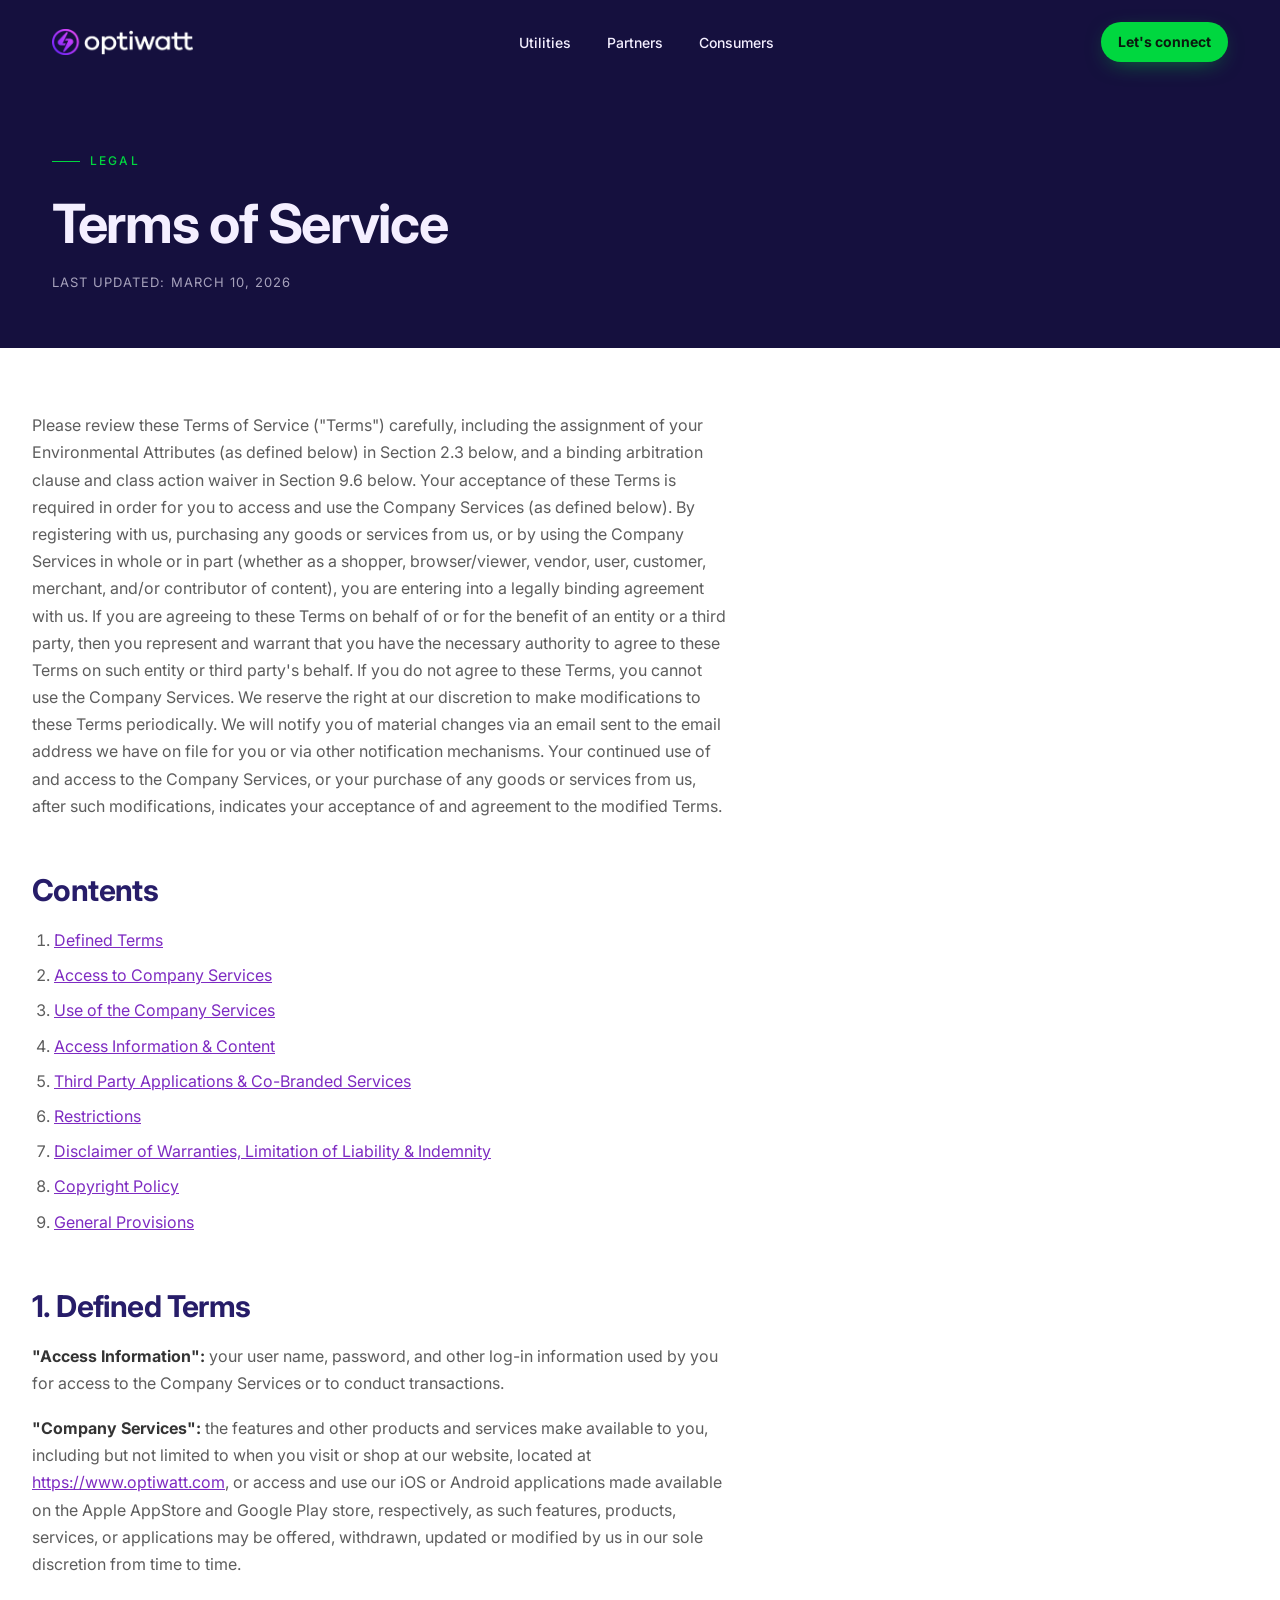
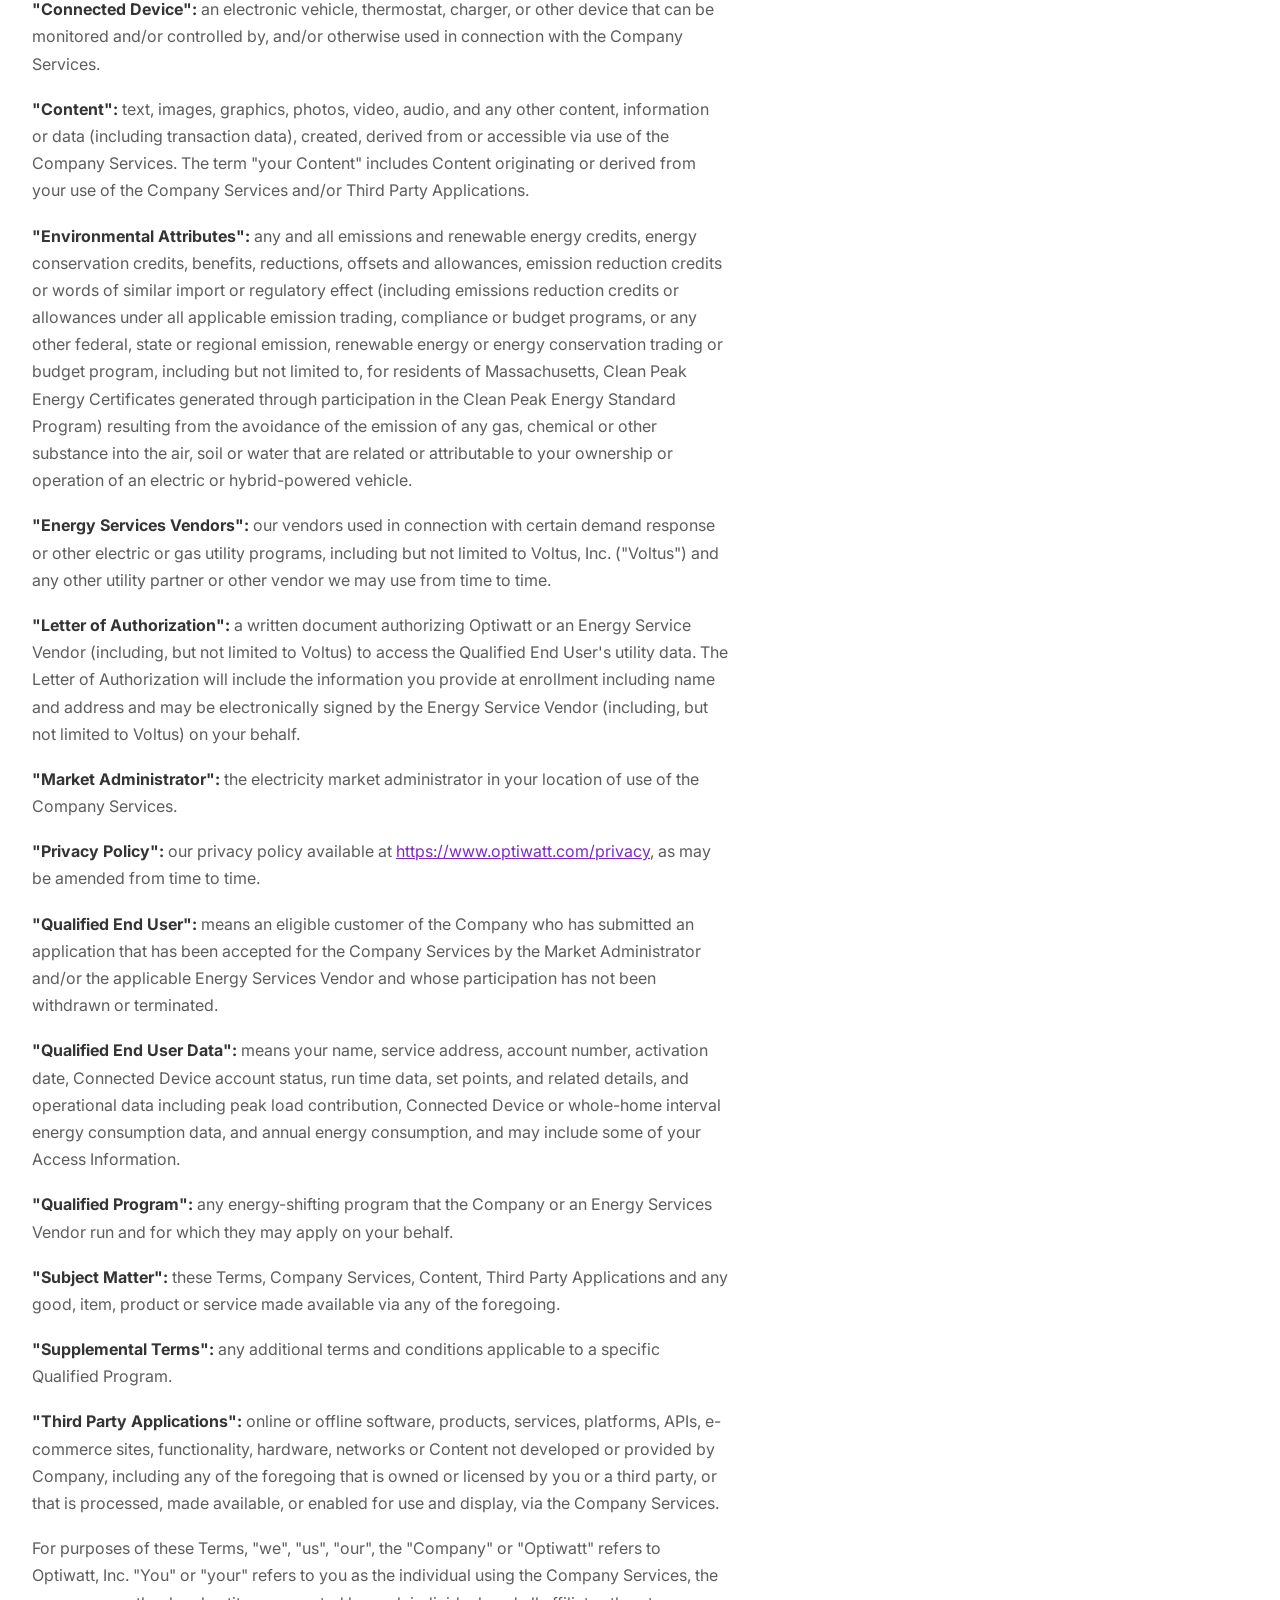
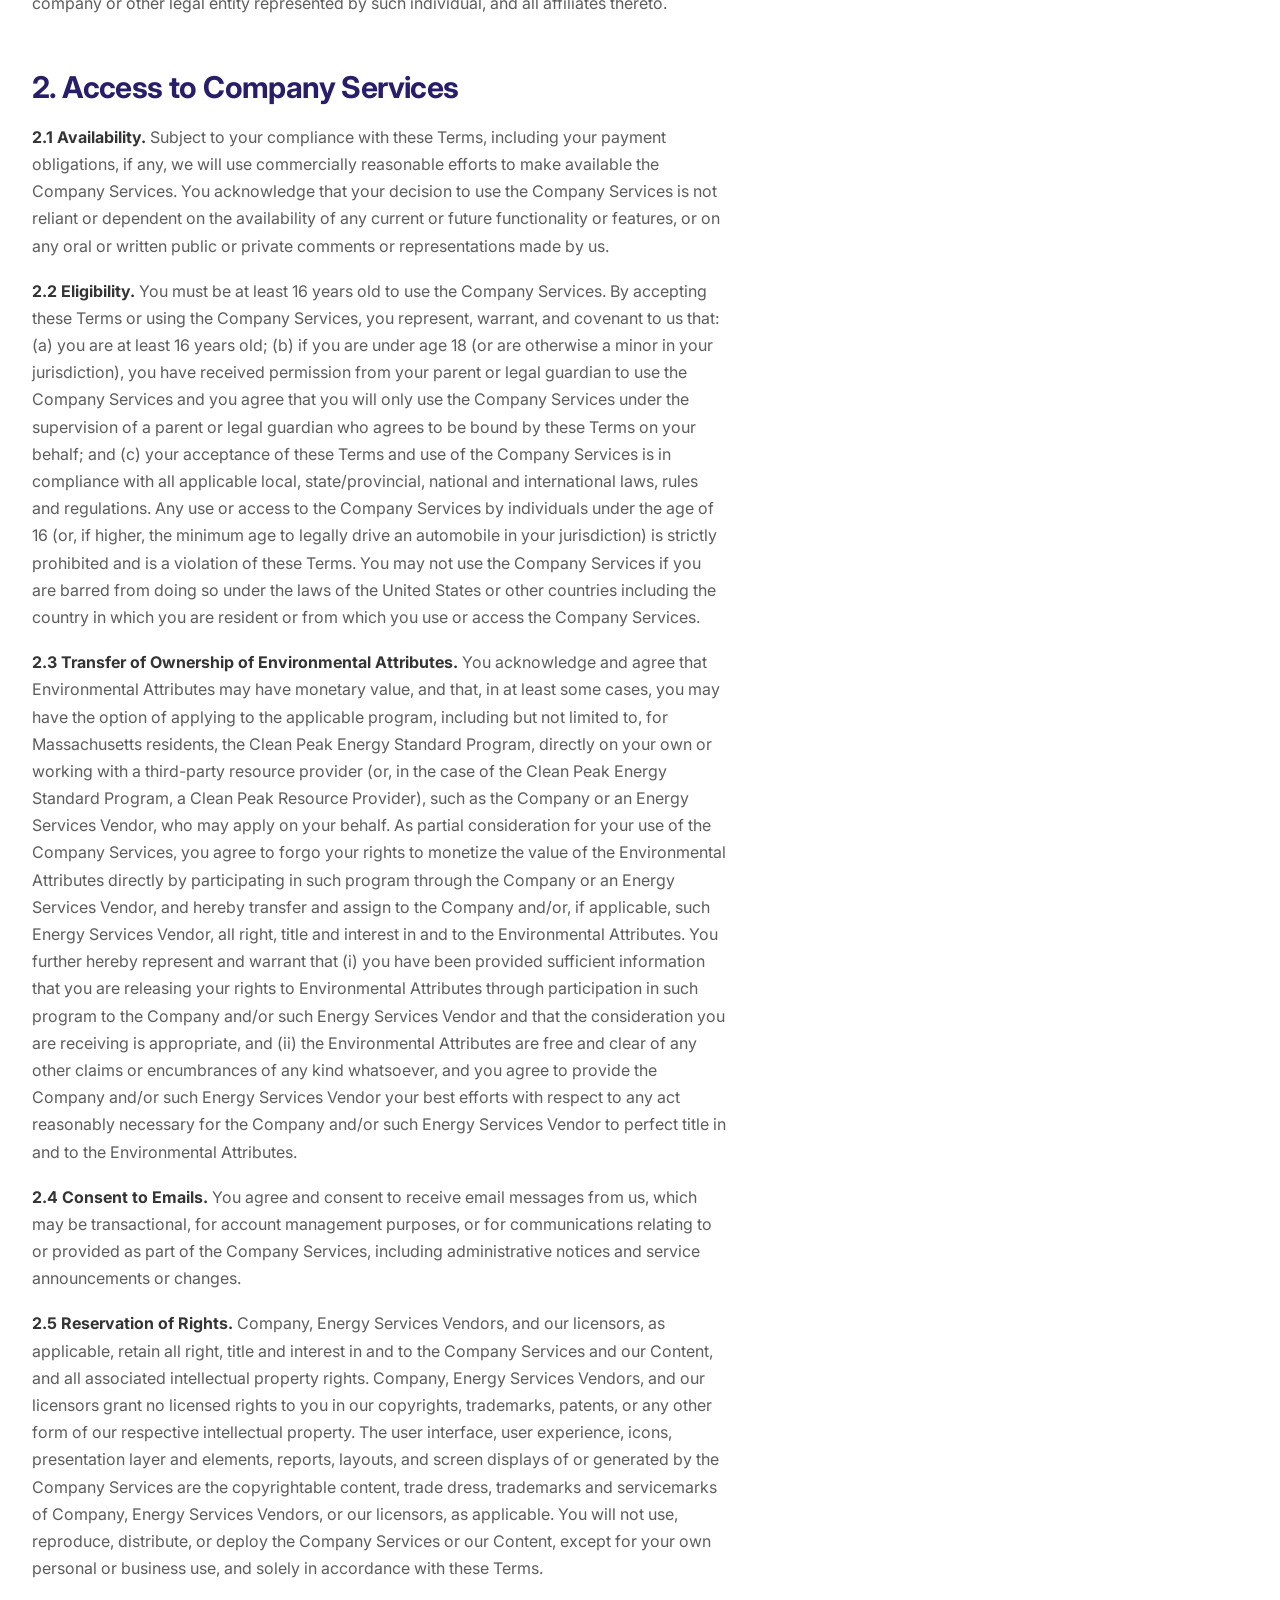
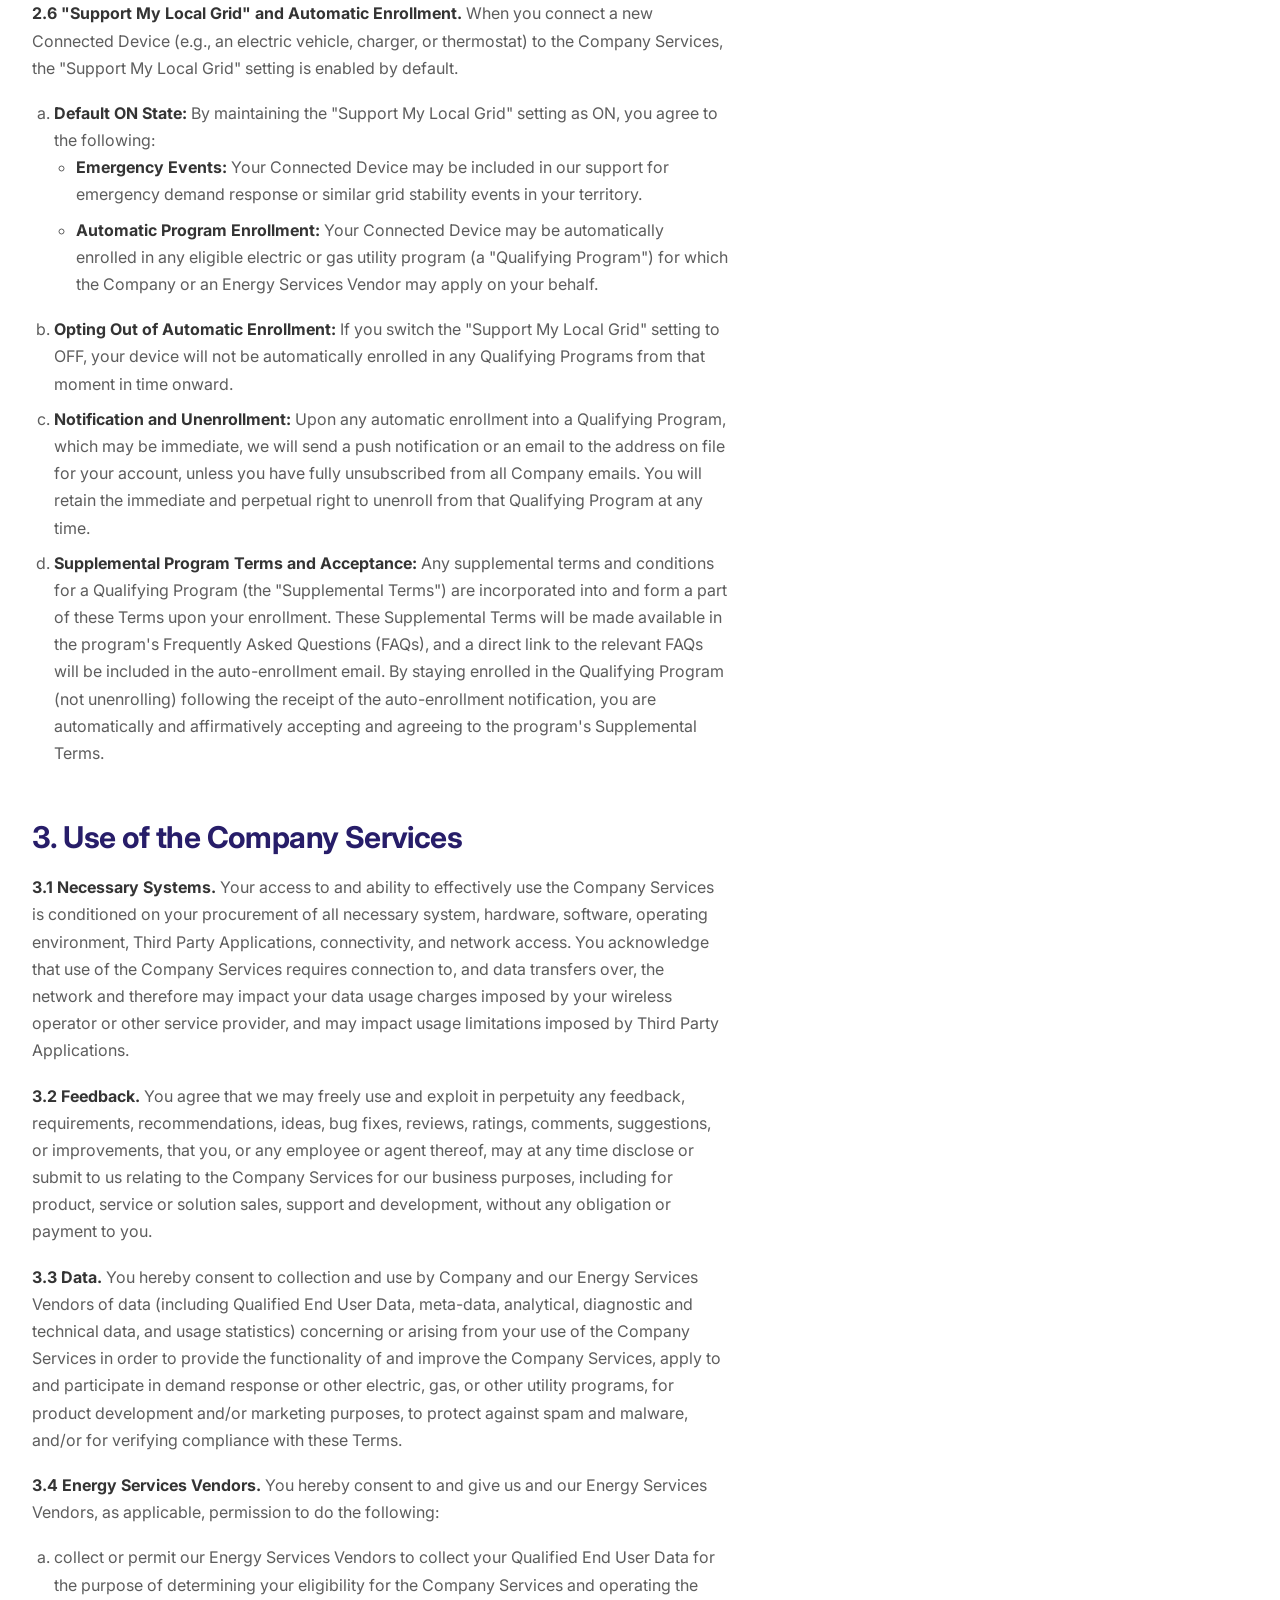
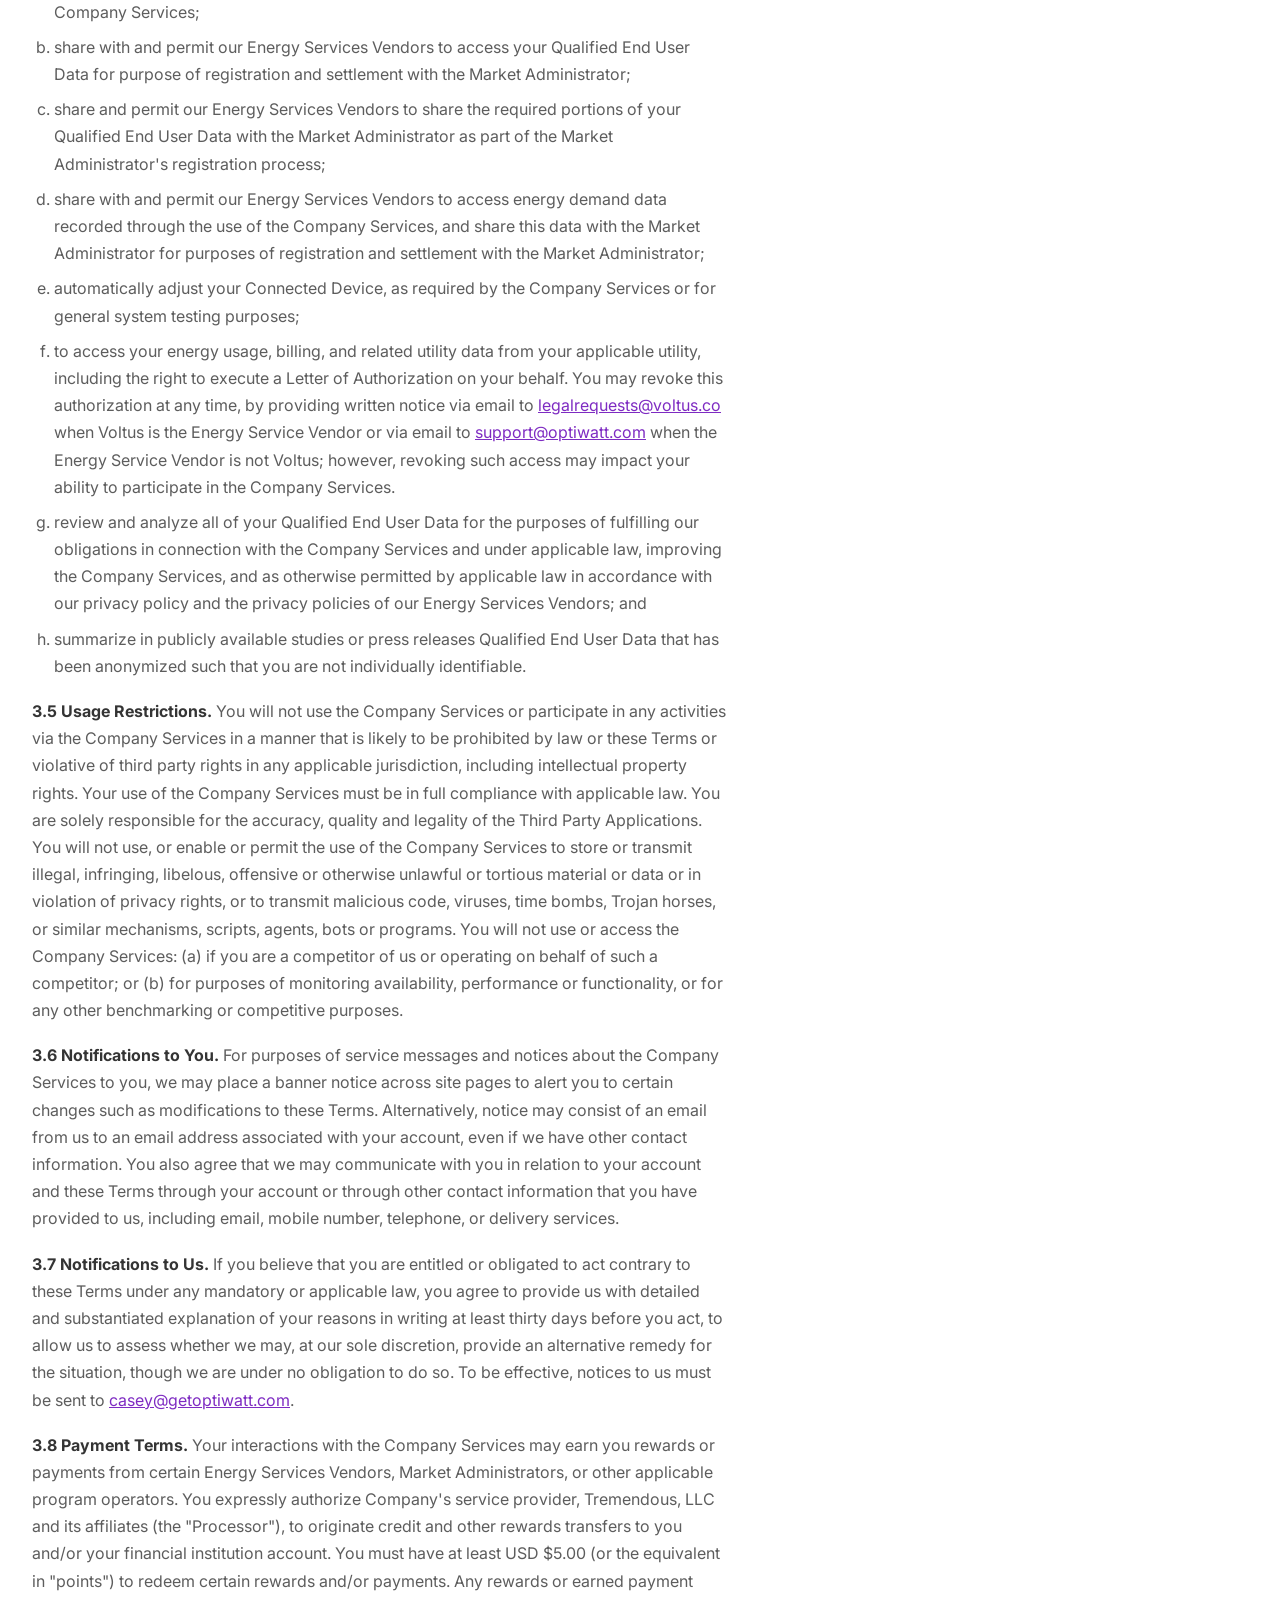
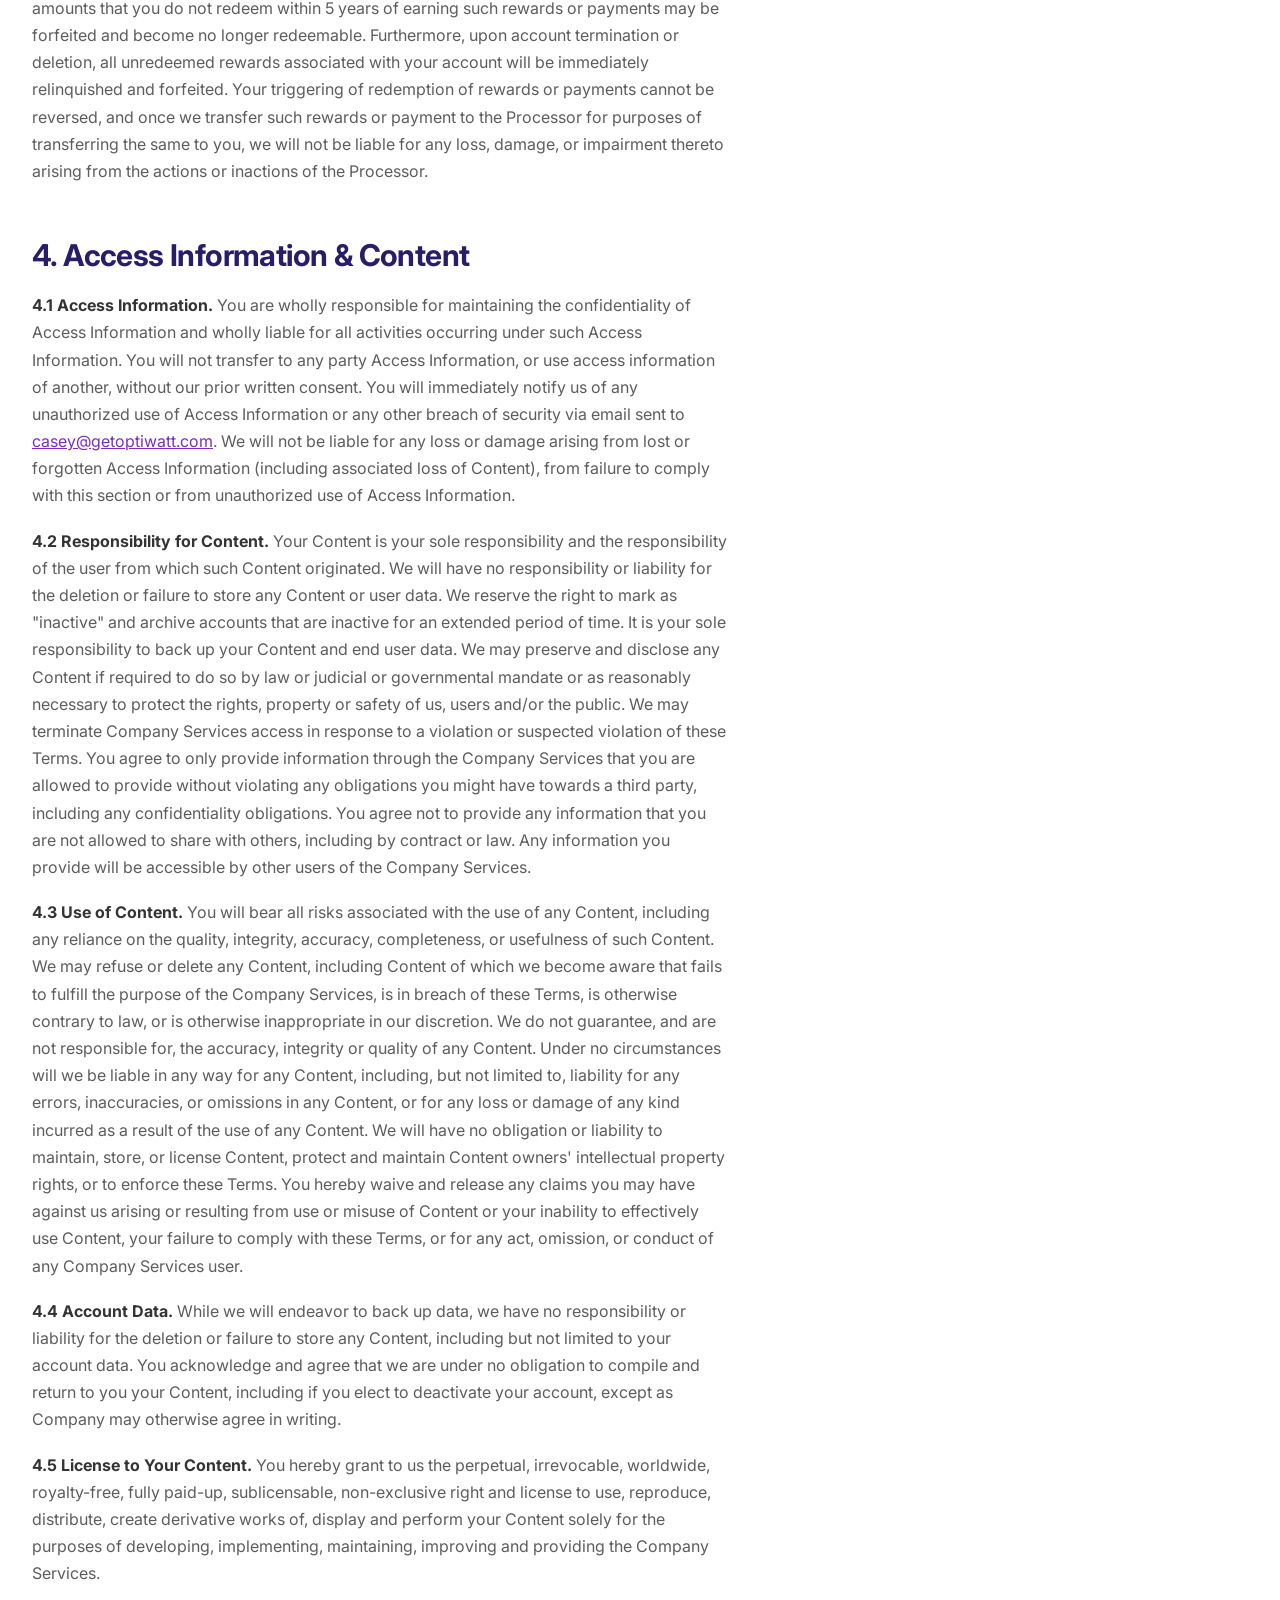
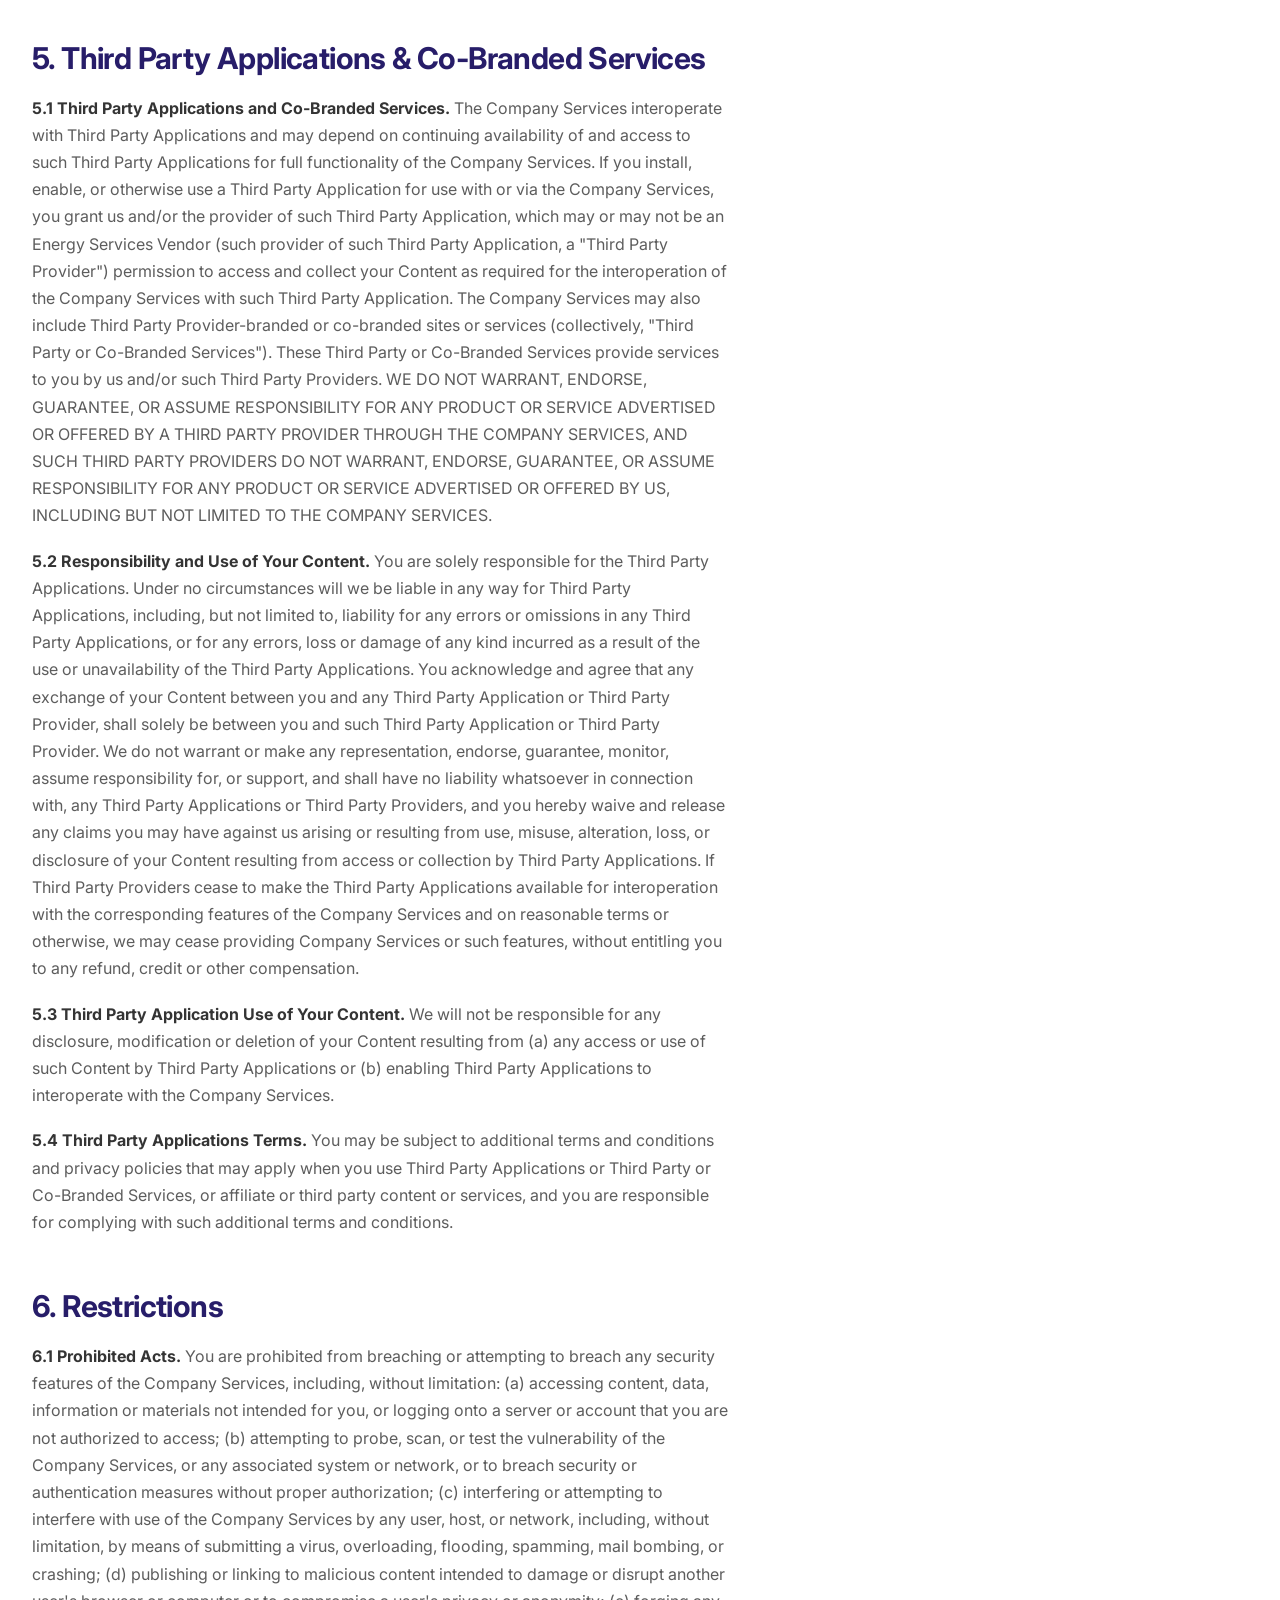
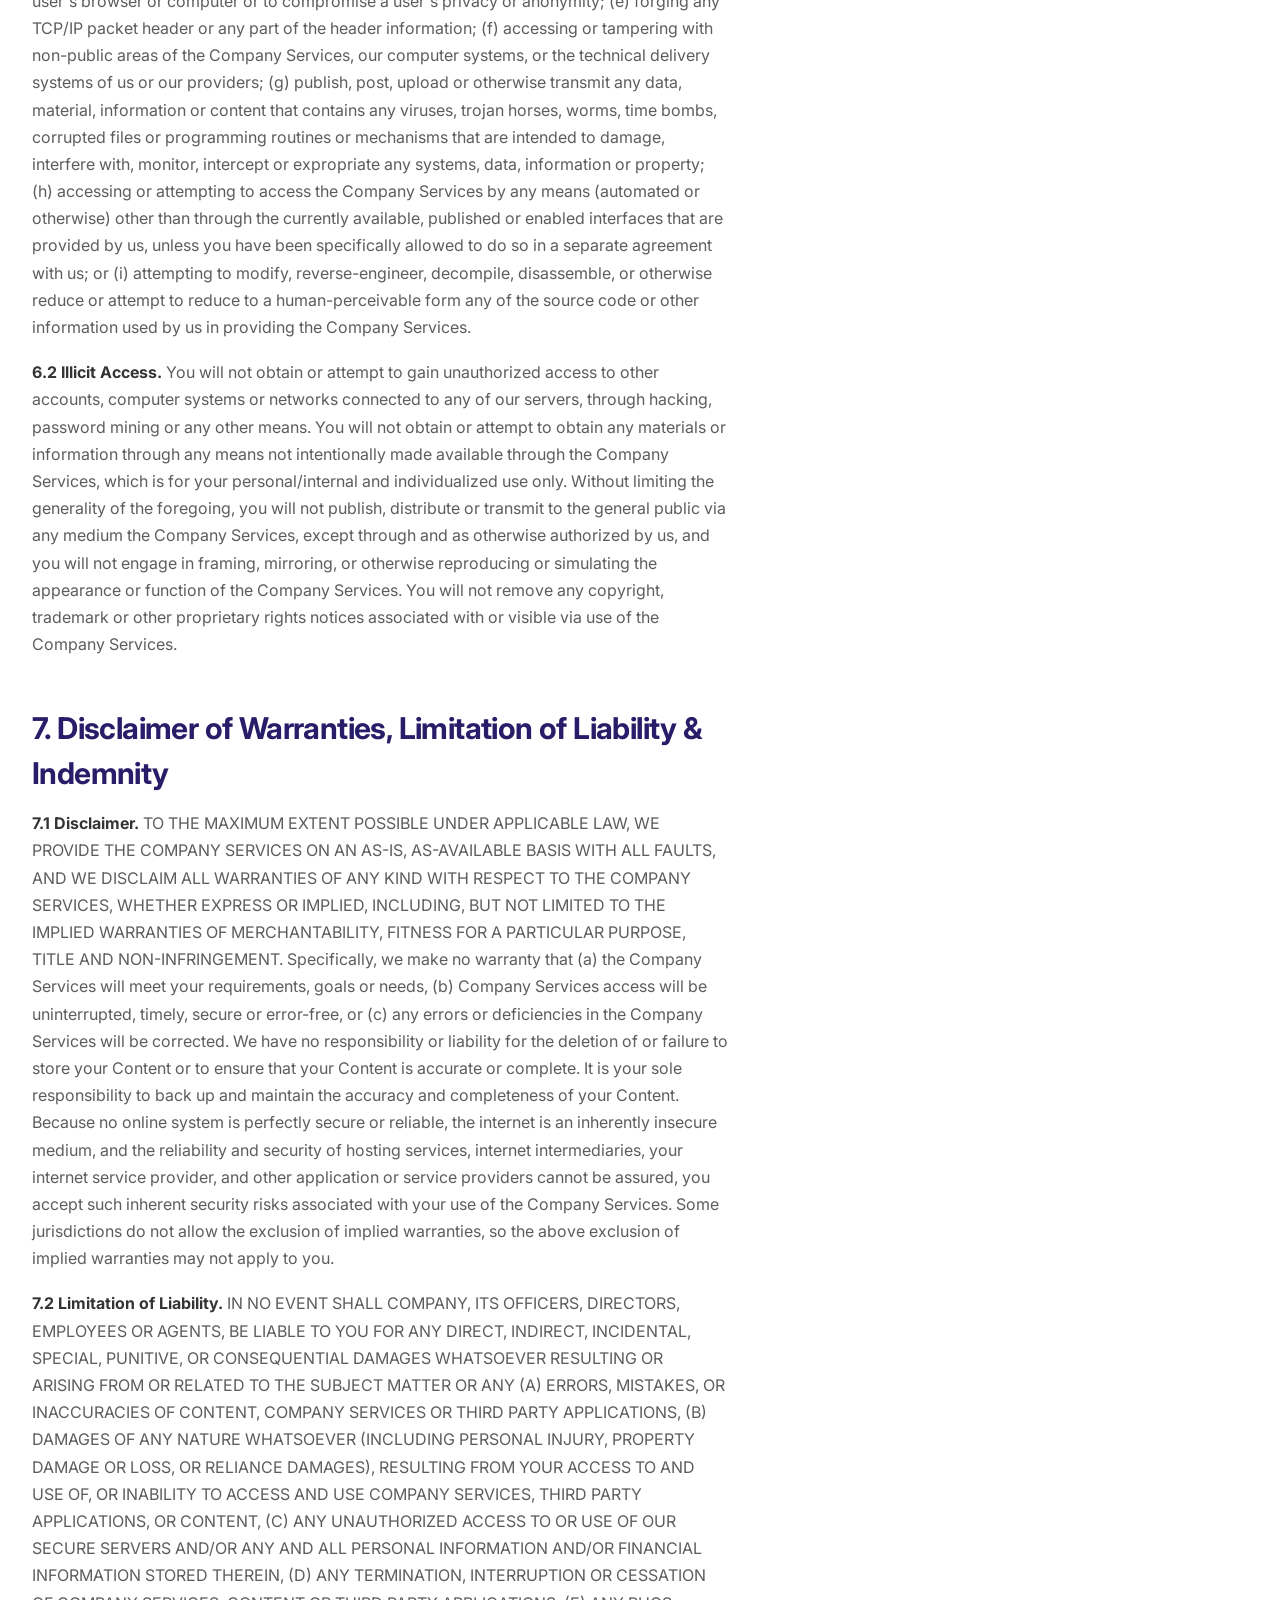
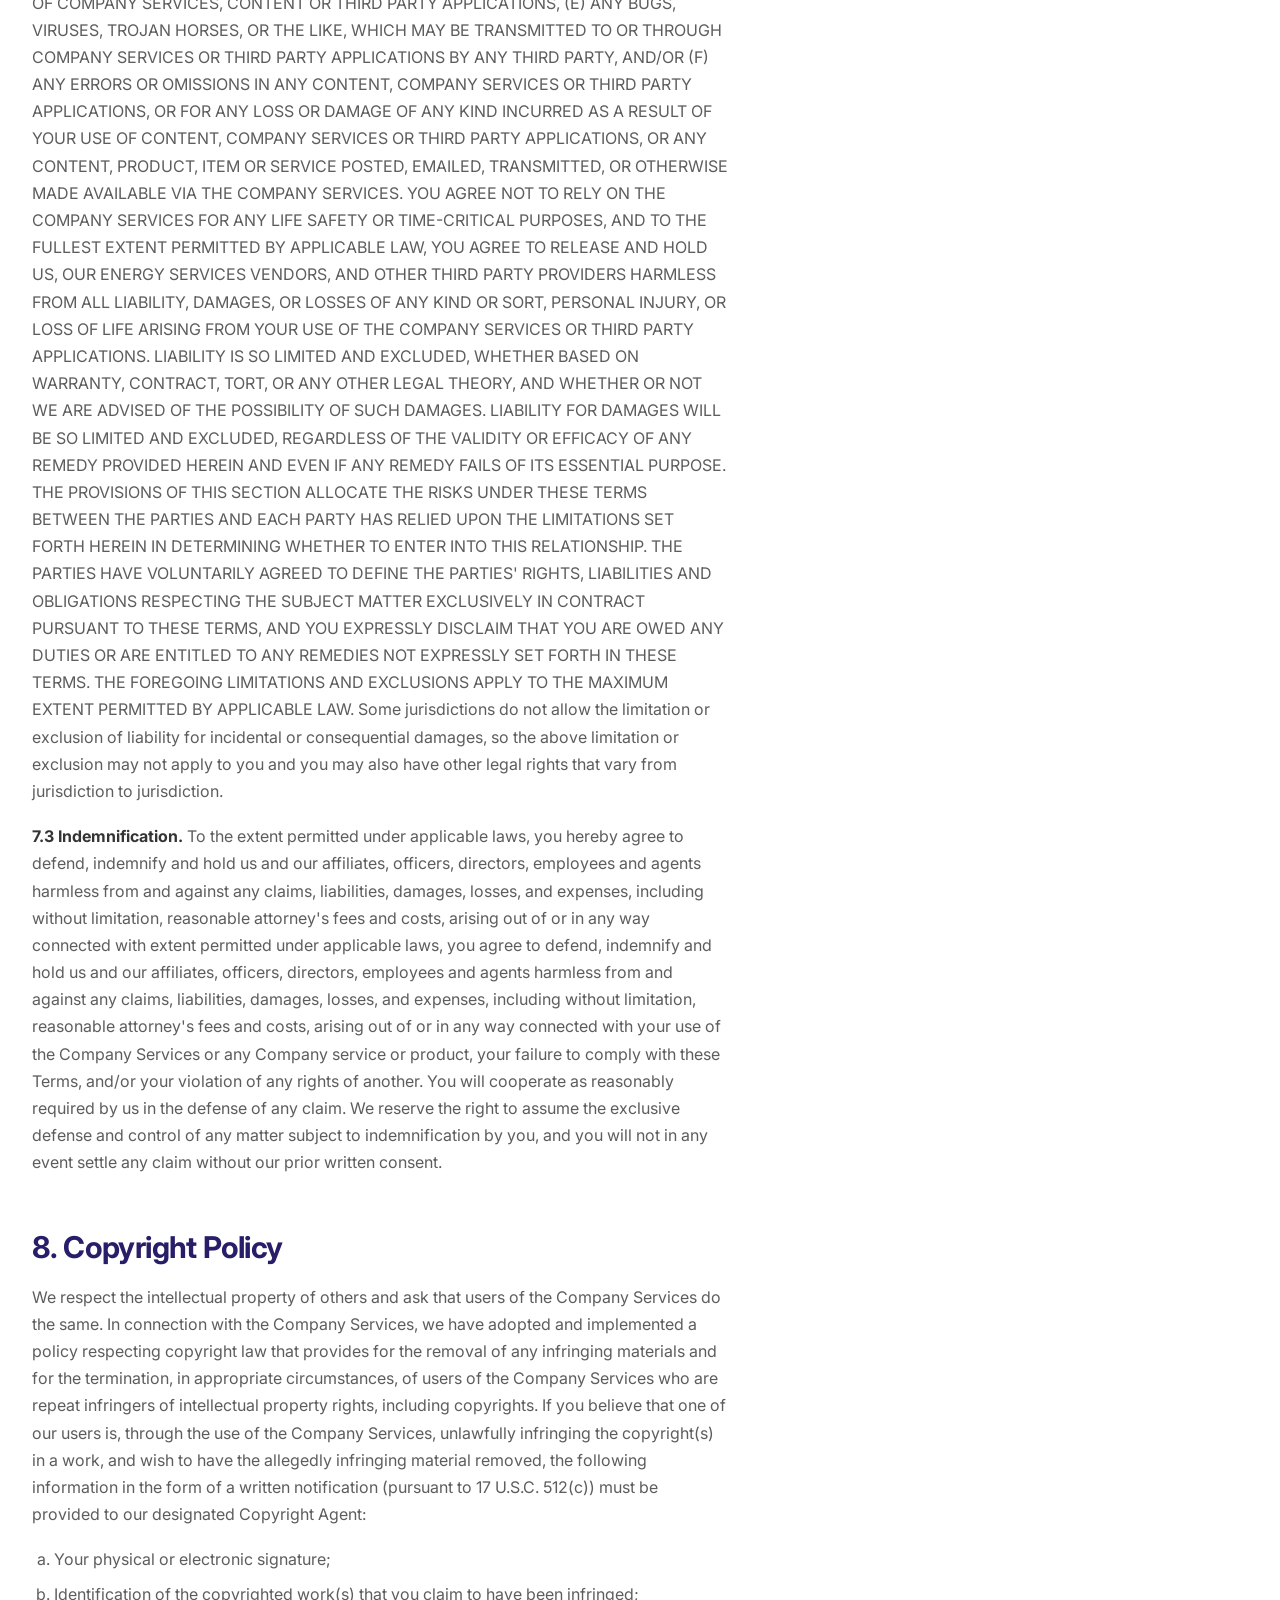
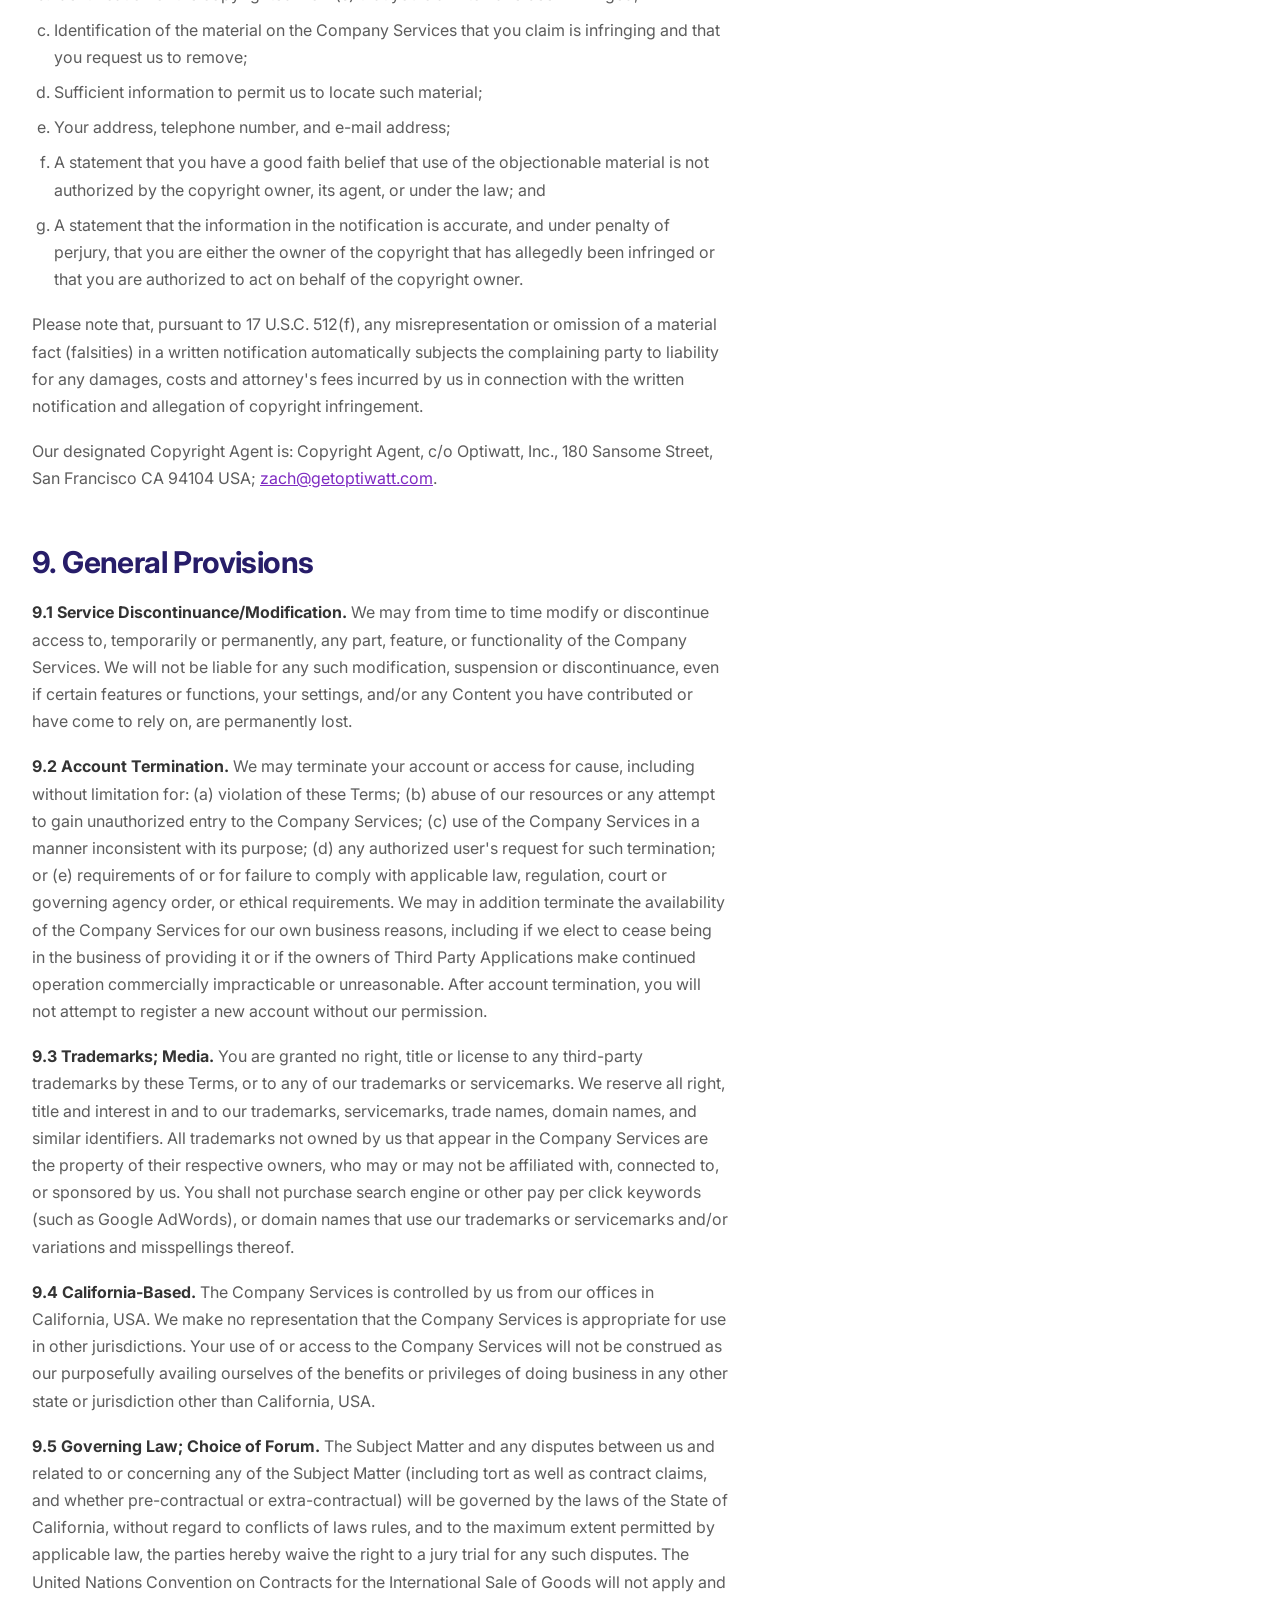
<file: tos.html>
<!doctype html>
<html lang="en">
<head>
<meta charset="utf-8">
<meta name="viewport" content="width=device-width,initial-scale=1">
<link rel="icon" type="image/png" href="favicon.png">
<link rel="apple-touch-icon" href="favicon.png">
<title>Terms of Service | Optiwatt</title>
<meta name="description" content="The terms that govern your use of Optiwatt.">
<link rel="stylesheet" href="css/base.css">
<link rel="stylesheet" href="css/site.css">
<link rel="stylesheet" href="css/legal.css">
<link rel="canonical" href="https://optiwatt.com/tos">
<meta name="robots" content="index, follow, max-image-preview:large">
<meta property="og:type" content="website">
<meta property="og:site_name" content="Optiwatt">
<meta property="og:title" content="Terms of Service | Optiwatt">
<meta property="og:description" content="The terms that govern your use of Optiwatt.">
<meta property="og:url" content="https://optiwatt.com/tos">
<meta property="og:image" content="https://optiwatt.com/images/og-image.jpg">
<meta property="og:locale" content="en_US">
<meta name="twitter:card" content="summary_large_image">
<meta name="twitter:site" content="@optiwatt">
<meta name="twitter:title" content="Terms of Service | Optiwatt">
<meta name="twitter:description" content="The terms that govern your use of Optiwatt.">
<meta name="twitter:image" content="https://optiwatt.com/images/og-image.jpg">
</head>
<body>

<a href="#main" class="skip-link">Skip to content</a>

<!-- ============== NAV ============== -->
<header class="site-nav is-dark">
  <div class="container nav-inner">
    <a class="nav-logo" href="index.html">
      <img src="images/logo-light.webp" alt="Optiwatt">
    </a>
    <nav aria-label="Primary" id="primary-nav">
      <ul class="nav-links">
        <li><a href="index.html">Utilities</a></li>
        <li><a href="partners.html">Partners</a></li>
        <li><a href="consumers.html">Consumers</a></li>
      </ul>
    </nav>
    <a class="btn btn-primary btn-sm" href="partners.html#cta">Let's connect</a>
    <button class="nav-toggle" type="button" aria-label="Open menu" aria-expanded="false" aria-controls="primary-nav">
      <span class="nav-toggle-bar"></span>
      <span class="nav-toggle-bar"></span>
      <span class="nav-toggle-bar"></span>
    </button>
  </div>
</header>

<main id="main">

<section class="legal-hero">
  <div class="container">
    <p class="eyebrow">Legal</p>
    <h1>Terms of Service</h1>
    <p class="legal-updated">Last updated: March 10, 2026</p>
  </div>
</section>

<section class="legal-body">
  <div class="container legal-content">
    <p>Please review these Terms of Service ("Terms") carefully, including the assignment of your Environmental Attributes (as defined below) in Section 2.3 below, and a binding arbitration clause and class action waiver in Section 9.6 below. Your acceptance of these Terms is required in order for you to access and use the Company Services (as defined below). By registering with us, purchasing any goods or services from us, or by using the Company Services in whole or in part (whether as a shopper, browser/viewer, vendor, user, customer, merchant, and/or contributor of content), you are entering into a legally binding agreement with us. If you are agreeing to these Terms on behalf of or for the benefit of an entity or a third party, then you represent and warrant that you have the necessary authority to agree to these Terms on such entity or third party's behalf. If you do not agree to these Terms, you cannot use the Company Services. We reserve the right at our discretion to make modifications to these Terms periodically. We will notify you of material changes via an email sent to the email address we have on file for you or via other notification mechanisms. Your continued use of and access to the Company Services, or your purchase of any goods or services from us, after such modifications, indicates your acceptance of and agreement to the modified Terms.</p>

    <h2>Contents</h2>
    <ol class="legal-toc">
      <li><a href="#defined-terms">Defined Terms</a></li>
      <li><a href="#access">Access to Company Services</a></li>
      <li><a href="#use">Use of the Company Services</a></li>
      <li><a href="#access-info">Access Information &amp; Content</a></li>
      <li><a href="#third-party">Third Party Applications &amp; Co-Branded Services</a></li>
      <li><a href="#restrictions">Restrictions</a></li>
      <li><a href="#disclaimer">Disclaimer of Warranties, Limitation of Liability &amp; Indemnity</a></li>
      <li><a href="#copyright">Copyright Policy</a></li>
      <li><a href="#general">General Provisions</a></li>
    </ol>

    <h2 id="defined-terms">1. Defined Terms</h2>
    <p><strong>"Access Information":</strong> your user name, password, and other log-in information used by you for access to the Company Services or to conduct transactions.</p>
    <p><strong>"Company Services":</strong> the features and other products and services make available to you, including but not limited to when you visit or shop at our website, located at <a href="https://www.optiwatt.com" target="_blank" rel="noopener">https://www.optiwatt.com</a>, or access and use our iOS or Android applications made available on the Apple AppStore and Google Play store, respectively, as such features, products, services, or applications may be offered, withdrawn, updated or modified by us in our sole discretion from time to time.</p>
    <p><strong>"Connected Device":</strong> an electronic vehicle, thermostat, charger, or other device that can be monitored and/or controlled by, and/or otherwise used in connection with the Company Services.</p>
    <p><strong>"Content":</strong> text, images, graphics, photos, video, audio, and any other content, information or data (including transaction data), created, derived from or accessible via use of the Company Services. The term "your Content" includes Content originating or derived from your use of the Company Services and/or Third Party Applications.</p>
    <p><strong>"Environmental Attributes":</strong> any and all emissions and renewable energy credits, energy conservation credits, benefits, reductions, offsets and allowances, emission reduction credits or words of similar import or regulatory effect (including emissions reduction credits or allowances under all applicable emission trading, compliance or budget programs, or any other federal, state or regional emission, renewable energy or energy conservation trading or budget program, including but not limited to, for residents of Massachusetts, Clean Peak Energy Certificates generated through participation in the Clean Peak Energy Standard Program) resulting from the avoidance of the emission of any gas, chemical or other substance into the air, soil or water that are related or attributable to your ownership or operation of an electric or hybrid-powered vehicle.</p>
    <p><strong>"Energy Services Vendors":</strong> our vendors used in connection with certain demand response or other electric or gas utility programs, including but not limited to Voltus, Inc. ("Voltus") and any other utility partner or other vendor we may use from time to time.</p>
    <p><strong>"Letter of Authorization":</strong> a written document authorizing Optiwatt or an Energy Service Vendor (including, but not limited to Voltus) to access the Qualified End User's utility data. The Letter of Authorization will include the information you provide at enrollment including name and address and may be electronically signed by the Energy Service Vendor (including, but not limited to Voltus) on your behalf.</p>
    <p><strong>"Market Administrator":</strong> the electricity market administrator in your location of use of the Company Services.</p>
    <p><strong>"Privacy Policy":</strong> our privacy policy available at <a href="privacy.html">https://www.optiwatt.com/privacy</a>, as may be amended from time to time.</p>
    <p><strong>"Qualified End User":</strong> means an eligible customer of the Company who has submitted an application that has been accepted for the Company Services by the Market Administrator and/or the applicable Energy Services Vendor and whose participation has not been withdrawn or terminated.</p>
    <p><strong>"Qualified End User Data":</strong> means your name, service address, account number, activation date, Connected Device account status, run time data, set points, and related details, and operational data including peak load contribution, Connected Device or whole-home interval energy consumption data, and annual energy consumption, and may include some of your Access Information.</p>
    <p><strong>"Qualified Program":</strong> any energy-shifting program that the Company or an Energy Services Vendor run and for which they may apply on your behalf.</p>
    <p><strong>"Subject Matter":</strong> these Terms, Company Services, Content, Third Party Applications and any good, item, product or service made available via any of the foregoing.</p>
    <p><strong>"Supplemental Terms":</strong> any additional terms and conditions applicable to a specific Qualified Program.</p>
    <p><strong>"Third Party Applications":</strong> online or offline software, products, services, platforms, APIs, e-commerce sites, functionality, hardware, networks or Content not developed or provided by Company, including any of the foregoing that is owned or licensed by you or a third party, or that is processed, made available, or enabled for use and display, via the Company Services.</p>
    <p>For purposes of these Terms, "we", "us", "our", the "Company" or "Optiwatt" refers to Optiwatt, Inc. "You" or "your" refers to you as the individual using the Company Services, the company or other legal entity represented by such individual, and all affiliates thereto.</p>

    <h2 id="access">2. Access to Company Services</h2>
    <p><strong>2.1 Availability.</strong> Subject to your compliance with these Terms, including your payment obligations, if any, we will use commercially reasonable efforts to make available the Company Services. You acknowledge that your decision to use the Company Services is not reliant or dependent on the availability of any current or future functionality or features, or on any oral or written public or private comments or representations made by us.</p>
    <p><strong>2.2 Eligibility.</strong> You must be at least 16 years old to use the Company Services. By accepting these Terms or using the Company Services, you represent, warrant, and covenant to us that: (a) you are at least 16 years old; (b) if you are under age 18 (or are otherwise a minor in your jurisdiction), you have received permission from your parent or legal guardian to use the Company Services and you agree that you will only use the Company Services under the supervision of a parent or legal guardian who agrees to be bound by these Terms on your behalf; and (c) your acceptance of these Terms and use of the Company Services is in compliance with all applicable local, state/provincial, national and international laws, rules and regulations. Any use or access to the Company Services by individuals under the age of 16 (or, if higher, the minimum age to legally drive an automobile in your jurisdiction) is strictly prohibited and is a violation of these Terms. You may not use the Company Services if you are barred from doing so under the laws of the United States or other countries including the country in which you are resident or from which you use or access the Company Services.</p>
    <p><strong>2.3 Transfer of Ownership of Environmental Attributes.</strong> You acknowledge and agree that Environmental Attributes may have monetary value, and that, in at least some cases, you may have the option of applying to the applicable program, including but not limited to, for Massachusetts residents, the Clean Peak Energy Standard Program, directly on your own or working with a third-party resource provider (or, in the case of the Clean Peak Energy Standard Program, a Clean Peak Resource Provider), such as the Company or an Energy Services Vendor, who may apply on your behalf. As partial consideration for your use of the Company Services, you agree to forgo your rights to monetize the value of the Environmental Attributes directly by participating in such program through the Company or an Energy Services Vendor, and hereby transfer and assign to the Company and/or, if applicable, such Energy Services Vendor, all right, title and interest in and to the Environmental Attributes. You further hereby represent and warrant that (i) you have been provided sufficient information that you are releasing your rights to Environmental Attributes through participation in such program to the Company and/or such Energy Services Vendor and that the consideration you are receiving is appropriate, and (ii) the Environmental Attributes are free and clear of any other claims or encumbrances of any kind whatsoever, and you agree to provide the Company and/or such Energy Services Vendor your best efforts with respect to any act reasonably necessary for the Company and/or such Energy Services Vendor to perfect title in and to the Environmental Attributes.</p>
    <p><strong>2.4 Consent to Emails.</strong> You agree and consent to receive email messages from us, which may be transactional, for account management purposes, or for communications relating to or provided as part of the Company Services, including administrative notices and service announcements or changes.</p>
    <p><strong>2.5 Reservation of Rights.</strong> Company, Energy Services Vendors, and our licensors, as applicable, retain all right, title and interest in and to the Company Services and our Content, and all associated intellectual property rights. Company, Energy Services Vendors, and our licensors grant no licensed rights to you in our copyrights, trademarks, patents, or any other form of our respective intellectual property. The user interface, user experience, icons, presentation layer and elements, reports, layouts, and screen displays of or generated by the Company Services are the copyrightable content, trade dress, trademarks and servicemarks of Company, Energy Services Vendors, or our licensors, as applicable. You will not use, reproduce, distribute, or deploy the Company Services or our Content, except for your own personal or business use, and solely in accordance with these Terms.</p>
    <p><strong>2.6 "Support My Local Grid" and Automatic Enrollment.</strong> When you connect a new Connected Device (e.g., an electric vehicle, charger, or thermostat) to the Company Services, the "Support My Local Grid" setting is enabled by default.</p>
    <ol type="a">
      <li><strong>Default ON State:</strong> By maintaining the "Support My Local Grid" setting as ON, you agree to the following:
        <ul>
          <li><strong>Emergency Events:</strong> Your Connected Device may be included in our support for emergency demand response or similar grid stability events in your territory.</li>
          <li><strong>Automatic Program Enrollment:</strong> Your Connected Device may be automatically enrolled in any eligible electric or gas utility program (a "Qualifying Program") for which the Company or an Energy Services Vendor may apply on your behalf.</li>
        </ul>
      </li>
      <li><strong>Opting Out of Automatic Enrollment:</strong> If you switch the "Support My Local Grid" setting to OFF, your device will not be automatically enrolled in any Qualifying Programs from that moment in time onward.</li>
      <li><strong>Notification and Unenrollment:</strong> Upon any automatic enrollment into a Qualifying Program, which may be immediate, we will send a push notification or an email to the address on file for your account, unless you have fully unsubscribed from all Company emails. You will retain the immediate and perpetual right to unenroll from that Qualifying Program at any time.</li>
      <li><strong>Supplemental Program Terms and Acceptance:</strong> Any supplemental terms and conditions for a Qualifying Program (the "Supplemental Terms") are incorporated into and form a part of these Terms upon your enrollment. These Supplemental Terms will be made available in the program's Frequently Asked Questions (FAQs), and a direct link to the relevant FAQs will be included in the auto-enrollment email. By staying enrolled in the Qualifying Program (not unenrolling) following the receipt of the auto-enrollment notification, you are automatically and affirmatively accepting and agreeing to the program's Supplemental Terms.</li>
    </ol>

    <h2 id="use">3. Use of the Company Services</h2>
    <p><strong>3.1 Necessary Systems.</strong> Your access to and ability to effectively use the Company Services is conditioned on your procurement of all necessary system, hardware, software, operating environment, Third Party Applications, connectivity, and network access. You acknowledge that use of the Company Services requires connection to, and data transfers over, the network and therefore may impact your data usage charges imposed by your wireless operator or other service provider, and may impact usage limitations imposed by Third Party Applications.</p>
    <p><strong>3.2 Feedback.</strong> You agree that we may freely use and exploit in perpetuity any feedback, requirements, recommendations, ideas, bug fixes, reviews, ratings, comments, suggestions, or improvements, that you, or any employee or agent thereof, may at any time disclose or submit to us relating to the Company Services for our business purposes, including for product, service or solution sales, support and development, without any obligation or payment to you.</p>
    <p><strong>3.3 Data.</strong> You hereby consent to collection and use by Company and our Energy Services Vendors of data (including Qualified End User Data, meta-data, analytical, diagnostic and technical data, and usage statistics) concerning or arising from your use of the Company Services in order to provide the functionality of and improve the Company Services, apply to and participate in demand response or other electric, gas, or other utility programs, for product development and/or marketing purposes, to protect against spam and malware, and/or for verifying compliance with these Terms.</p>
    <p><strong>3.4 Energy Services Vendors.</strong> You hereby consent to and give us and our Energy Services Vendors, as applicable, permission to do the following:</p>
    <ol type="a">
      <li>collect or permit our Energy Services Vendors to collect your Qualified End User Data for the purpose of determining your eligibility for the Company Services and operating the Company Services;</li>
      <li>share with and permit our Energy Services Vendors to access your Qualified End User Data for purpose of registration and settlement with the Market Administrator;</li>
      <li>share and permit our Energy Services Vendors to share the required portions of your Qualified End User Data with the Market Administrator as part of the Market Administrator's registration process;</li>
      <li>share with and permit our Energy Services Vendors to access energy demand data recorded through the use of the Company Services, and share this data with the Market Administrator for purposes of registration and settlement with the Market Administrator;</li>
      <li>automatically adjust your Connected Device, as required by the Company Services or for general system testing purposes;</li>
      <li>to access your energy usage, billing, and related utility data from your applicable utility, including the right to execute a Letter of Authorization on your behalf. You may revoke this authorization at any time, by providing written notice via email to <a href="mailto:legalrequests@voltus.co">legalrequests@voltus.co</a> when Voltus is the Energy Service Vendor or via email to <a href="mailto:support@optiwatt.com">support@optiwatt.com</a> when the Energy Service Vendor is not Voltus; however, revoking such access may impact your ability to participate in the Company Services.</li>
      <li>review and analyze all of your Qualified End User Data for the purposes of fulfilling our obligations in connection with the Company Services and under applicable law, improving the Company Services, and as otherwise permitted by applicable law in accordance with our privacy policy and the privacy policies of our Energy Services Vendors; and</li>
      <li>summarize in publicly available studies or press releases Qualified End User Data that has been anonymized such that you are not individually identifiable.</li>
    </ol>
    <p><strong>3.5 Usage Restrictions.</strong> You will not use the Company Services or participate in any activities via the Company Services in a manner that is likely to be prohibited by law or these Terms or violative of third party rights in any applicable jurisdiction, including intellectual property rights. Your use of the Company Services must be in full compliance with applicable law. You are solely responsible for the accuracy, quality and legality of the Third Party Applications. You will not use, or enable or permit the use of the Company Services to store or transmit illegal, infringing, libelous, offensive or otherwise unlawful or tortious material or data or in violation of privacy rights, or to transmit malicious code, viruses, time bombs, Trojan horses, or similar mechanisms, scripts, agents, bots or programs. You will not use or access the Company Services: (a) if you are a competitor of us or operating on behalf of such a competitor; or (b) for purposes of monitoring availability, performance or functionality, or for any other benchmarking or competitive purposes.</p>
    <p><strong>3.6 Notifications to You.</strong> For purposes of service messages and notices about the Company Services to you, we may place a banner notice across site pages to alert you to certain changes such as modifications to these Terms. Alternatively, notice may consist of an email from us to an email address associated with your account, even if we have other contact information. You also agree that we may communicate with you in relation to your account and these Terms through your account or through other contact information that you have provided to us, including email, mobile number, telephone, or delivery services.</p>
    <p><strong>3.7 Notifications to Us.</strong> If you believe that you are entitled or obligated to act contrary to these Terms under any mandatory or applicable law, you agree to provide us with detailed and substantiated explanation of your reasons in writing at least thirty days before you act, to allow us to assess whether we may, at our sole discretion, provide an alternative remedy for the situation, though we are under no obligation to do so. To be effective, notices to us must be sent to <a href="mailto:casey@getoptiwatt.com">casey@getoptiwatt.com</a>.</p>
    <p><strong>3.8 Payment Terms.</strong> Your interactions with the Company Services may earn you rewards or payments from certain Energy Services Vendors, Market Administrators, or other applicable program operators. You expressly authorize Company's service provider, Tremendous, LLC and its affiliates (the "Processor"), to originate credit and other rewards transfers to you and/or your financial institution account. You must have at least USD $5.00 (or the equivalent in "points") to redeem certain rewards and/or payments. Any rewards or earned payment amounts that you do not redeem within 5 years of earning such rewards or payments may be forfeited and become no longer redeemable. Furthermore, upon account termination or deletion, all unredeemed rewards associated with your account will be immediately relinquished and forfeited. Your triggering of redemption of rewards or payments cannot be reversed, and once we transfer such rewards or payment to the Processor for purposes of transferring the same to you, we will not be liable for any loss, damage, or impairment thereto arising from the actions or inactions of the Processor.</p>

    <h2 id="access-info">4. Access Information &amp; Content</h2>
    <p><strong>4.1 Access Information.</strong> You are wholly responsible for maintaining the confidentiality of Access Information and wholly liable for all activities occurring under such Access Information. You will not transfer to any party Access Information, or use access information of another, without our prior written consent. You will immediately notify us of any unauthorized use of Access Information or any other breach of security via email sent to <a href="mailto:casey@getoptiwatt.com">casey@getoptiwatt.com</a>. We will not be liable for any loss or damage arising from lost or forgotten Access Information (including associated loss of Content), from failure to comply with this section or from unauthorized use of Access Information.</p>
    <p><strong>4.2 Responsibility for Content.</strong> Your Content is your sole responsibility and the responsibility of the user from which such Content originated. We will have no responsibility or liability for the deletion or failure to store any Content or user data. We reserve the right to mark as "inactive" and archive accounts that are inactive for an extended period of time. It is your sole responsibility to back up your Content and end user data. We may preserve and disclose any Content if required to do so by law or judicial or governmental mandate or as reasonably necessary to protect the rights, property or safety of us, users and/or the public. We may terminate Company Services access in response to a violation or suspected violation of these Terms. You agree to only provide information through the Company Services that you are allowed to provide without violating any obligations you might have towards a third party, including any confidentiality obligations. You agree not to provide any information that you are not allowed to share with others, including by contract or law. Any information you provide will be accessible by other users of the Company Services.</p>
    <p><strong>4.3 Use of Content.</strong> You will bear all risks associated with the use of any Content, including any reliance on the quality, integrity, accuracy, completeness, or usefulness of such Content. We may refuse or delete any Content, including Content of which we become aware that fails to fulfill the purpose of the Company Services, is in breach of these Terms, is otherwise contrary to law, or is otherwise inappropriate in our discretion. We do not guarantee, and are not responsible for, the accuracy, integrity or quality of any Content. Under no circumstances will we be liable in any way for any Content, including, but not limited to, liability for any errors, inaccuracies, or omissions in any Content, or for any loss or damage of any kind incurred as a result of the use of any Content. We will have no obligation or liability to maintain, store, or license Content, protect and maintain Content owners' intellectual property rights, or to enforce these Terms. You hereby waive and release any claims you may have against us arising or resulting from use or misuse of Content or your inability to effectively use Content, your failure to comply with these Terms, or for any act, omission, or conduct of any Company Services user.</p>
    <p><strong>4.4 Account Data.</strong> While we will endeavor to back up data, we have no responsibility or liability for the deletion or failure to store any Content, including but not limited to your account data. You acknowledge and agree that we are under no obligation to compile and return to you your Content, including if you elect to deactivate your account, except as Company may otherwise agree in writing.</p>
    <p><strong>4.5 License to Your Content.</strong> You hereby grant to us the perpetual, irrevocable, worldwide, royalty-free, fully paid-up, sublicensable, non-exclusive right and license to use, reproduce, distribute, create derivative works of, display and perform your Content solely for the purposes of developing, implementing, maintaining, improving and providing the Company Services.</p>

    <h2 id="third-party">5. Third Party Applications &amp; Co-Branded Services</h2>
    <p><strong>5.1 Third Party Applications and Co-Branded Services.</strong> The Company Services interoperate with Third Party Applications and may depend on continuing availability of and access to such Third Party Applications for full functionality of the Company Services. If you install, enable, or otherwise use a Third Party Application for use with or via the Company Services, you grant us and/or the provider of such Third Party Application, which may or may not be an Energy Services Vendor (such provider of such Third Party Application, a "Third Party Provider") permission to access and collect your Content as required for the interoperation of the Company Services with such Third Party Application. The Company Services may also include Third Party Provider-branded or co-branded sites or services (collectively, "Third Party or Co-Branded Services"). These Third Party or Co-Branded Services provide services to you by us and/or such Third Party Providers. WE DO NOT WARRANT, ENDORSE, GUARANTEE, OR ASSUME RESPONSIBILITY FOR ANY PRODUCT OR SERVICE ADVERTISED OR OFFERED BY A THIRD PARTY PROVIDER THROUGH THE COMPANY SERVICES, AND SUCH THIRD PARTY PROVIDERS DO NOT WARRANT, ENDORSE, GUARANTEE, OR ASSUME RESPONSIBILITY FOR ANY PRODUCT OR SERVICE ADVERTISED OR OFFERED BY US, INCLUDING BUT NOT LIMITED TO THE COMPANY SERVICES.</p>
    <p><strong>5.2 Responsibility and Use of Your Content.</strong> You are solely responsible for the Third Party Applications. Under no circumstances will we be liable in any way for Third Party Applications, including, but not limited to, liability for any errors or omissions in any Third Party Applications, or for any errors, loss or damage of any kind incurred as a result of the use or unavailability of the Third Party Applications. You acknowledge and agree that any exchange of your Content between you and any Third Party Application or Third Party Provider, shall solely be between you and such Third Party Application or Third Party Provider. We do not warrant or make any representation, endorse, guarantee, monitor, assume responsibility for, or support, and shall have no liability whatsoever in connection with, any Third Party Applications or Third Party Providers, and you hereby waive and release any claims you may have against us arising or resulting from use, misuse, alteration, loss, or disclosure of your Content resulting from access or collection by Third Party Applications. If Third Party Providers cease to make the Third Party Applications available for interoperation with the corresponding features of the Company Services and on reasonable terms or otherwise, we may cease providing Company Services or such features, without entitling you to any refund, credit or other compensation.</p>
    <p><strong>5.3 Third Party Application Use of Your Content.</strong> We will not be responsible for any disclosure, modification or deletion of your Content resulting from (a) any access or use of such Content by Third Party Applications or (b) enabling Third Party Applications to interoperate with the Company Services.</p>
    <p><strong>5.4 Third Party Applications Terms.</strong> You may be subject to additional terms and conditions and privacy policies that may apply when you use Third Party Applications or Third Party or Co-Branded Services, or affiliate or third party content or services, and you are responsible for complying with such additional terms and conditions.</p>

    <h2 id="restrictions">6. Restrictions</h2>
    <p><strong>6.1 Prohibited Acts.</strong> You are prohibited from breaching or attempting to breach any security features of the Company Services, including, without limitation: (a) accessing content, data, information or materials not intended for you, or logging onto a server or account that you are not authorized to access; (b) attempting to probe, scan, or test the vulnerability of the Company Services, or any associated system or network, or to breach security or authentication measures without proper authorization; (c) interfering or attempting to interfere with use of the Company Services by any user, host, or network, including, without limitation, by means of submitting a virus, overloading, flooding, spamming, mail bombing, or crashing; (d) publishing or linking to malicious content intended to damage or disrupt another user's browser or computer or to compromise a user's privacy or anonymity; (e) forging any TCP/IP packet header or any part of the header information; (f) accessing or tampering with non-public areas of the Company Services, our computer systems, or the technical delivery systems of us or our providers; (g) publish, post, upload or otherwise transmit any data, material, information or content that contains any viruses, trojan horses, worms, time bombs, corrupted files or programming routines or mechanisms that are intended to damage, interfere with, monitor, intercept or expropriate any systems, data, information or property; (h) accessing or attempting to access the Company Services by any means (automated or otherwise) other than through the currently available, published or enabled interfaces that are provided by us, unless you have been specifically allowed to do so in a separate agreement with us; or (i) attempting to modify, reverse-engineer, decompile, disassemble, or otherwise reduce or attempt to reduce to a human-perceivable form any of the source code or other information used by us in providing the Company Services.</p>
    <p><strong>6.2 Illicit Access.</strong> You will not obtain or attempt to gain unauthorized access to other accounts, computer systems or networks connected to any of our servers, through hacking, password mining or any other means. You will not obtain or attempt to obtain any materials or information through any means not intentionally made available through the Company Services, which is for your personal/internal and individualized use only. Without limiting the generality of the foregoing, you will not publish, distribute or transmit to the general public via any medium the Company Services, except through and as otherwise authorized by us, and you will not engage in framing, mirroring, or otherwise reproducing or simulating the appearance or function of the Company Services. You will not remove any copyright, trademark or other proprietary rights notices associated with or visible via use of the Company Services.</p>

    <h2 id="disclaimer">7. Disclaimer of Warranties, Limitation of Liability &amp; Indemnity</h2>
    <p><strong>7.1 Disclaimer.</strong> TO THE MAXIMUM EXTENT POSSIBLE UNDER APPLICABLE LAW, WE PROVIDE THE COMPANY SERVICES ON AN AS-IS, AS-AVAILABLE BASIS WITH ALL FAULTS, AND WE DISCLAIM ALL WARRANTIES OF ANY KIND WITH RESPECT TO THE COMPANY SERVICES, WHETHER EXPRESS OR IMPLIED, INCLUDING, BUT NOT LIMITED TO THE IMPLIED WARRANTIES OF MERCHANTABILITY, FITNESS FOR A PARTICULAR PURPOSE, TITLE AND NON-INFRINGEMENT. Specifically, we make no warranty that (a) the Company Services will meet your requirements, goals or needs, (b) Company Services access will be uninterrupted, timely, secure or error-free, or (c) any errors or deficiencies in the Company Services will be corrected. We have no responsibility or liability for the deletion of or failure to store your Content or to ensure that your Content is accurate or complete. It is your sole responsibility to back up and maintain the accuracy and completeness of your Content. Because no online system is perfectly secure or reliable, the internet is an inherently insecure medium, and the reliability and security of hosting services, internet intermediaries, your internet service provider, and other application or service providers cannot be assured, you accept such inherent security risks associated with your use of the Company Services. Some jurisdictions do not allow the exclusion of implied warranties, so the above exclusion of implied warranties may not apply to you.</p>
    <p><strong>7.2 Limitation of Liability.</strong> IN NO EVENT SHALL COMPANY, ITS OFFICERS, DIRECTORS, EMPLOYEES OR AGENTS, BE LIABLE TO YOU FOR ANY DIRECT, INDIRECT, INCIDENTAL, SPECIAL, PUNITIVE, OR CONSEQUENTIAL DAMAGES WHATSOEVER RESULTING OR ARISING FROM OR RELATED TO THE SUBJECT MATTER OR ANY (A) ERRORS, MISTAKES, OR INACCURACIES OF CONTENT, COMPANY SERVICES OR THIRD PARTY APPLICATIONS, (B) DAMAGES OF ANY NATURE WHATSOEVER (INCLUDING PERSONAL INJURY, PROPERTY DAMAGE OR LOSS, OR RELIANCE DAMAGES), RESULTING FROM YOUR ACCESS TO AND USE OF, OR INABILITY TO ACCESS AND USE COMPANY SERVICES, THIRD PARTY APPLICATIONS, OR CONTENT, (C) ANY UNAUTHORIZED ACCESS TO OR USE OF OUR SECURE SERVERS AND/OR ANY AND ALL PERSONAL INFORMATION AND/OR FINANCIAL INFORMATION STORED THEREIN, (D) ANY TERMINATION, INTERRUPTION OR CESSATION OF COMPANY SERVICES, CONTENT OR THIRD PARTY APPLICATIONS, (E) ANY BUGS, VIRUSES, TROJAN HORSES, OR THE LIKE, WHICH MAY BE TRANSMITTED TO OR THROUGH COMPANY SERVICES OR THIRD PARTY APPLICATIONS BY ANY THIRD PARTY, AND/OR (F) ANY ERRORS OR OMISSIONS IN ANY CONTENT, COMPANY SERVICES OR THIRD PARTY APPLICATIONS, OR FOR ANY LOSS OR DAMAGE OF ANY KIND INCURRED AS A RESULT OF YOUR USE OF CONTENT, COMPANY SERVICES OR THIRD PARTY APPLICATIONS, OR ANY CONTENT, PRODUCT, ITEM OR SERVICE POSTED, EMAILED, TRANSMITTED, OR OTHERWISE MADE AVAILABLE VIA THE COMPANY SERVICES. YOU AGREE NOT TO RELY ON THE COMPANY SERVICES FOR ANY LIFE SAFETY OR TIME-CRITICAL PURPOSES, AND TO THE FULLEST EXTENT PERMITTED BY APPLICABLE LAW, YOU AGREE TO RELEASE AND HOLD US, OUR ENERGY SERVICES VENDORS, AND OTHER THIRD PARTY PROVIDERS HARMLESS FROM ALL LIABILITY, DAMAGES, OR LOSSES OF ANY KIND OR SORT, PERSONAL INJURY, OR LOSS OF LIFE ARISING FROM YOUR USE OF THE COMPANY SERVICES OR THIRD PARTY APPLICATIONS. LIABILITY IS SO LIMITED AND EXCLUDED, WHETHER BASED ON WARRANTY, CONTRACT, TORT, OR ANY OTHER LEGAL THEORY, AND WHETHER OR NOT WE ARE ADVISED OF THE POSSIBILITY OF SUCH DAMAGES. LIABILITY FOR DAMAGES WILL BE SO LIMITED AND EXCLUDED, REGARDLESS OF THE VALIDITY OR EFFICACY OF ANY REMEDY PROVIDED HEREIN AND EVEN IF ANY REMEDY FAILS OF ITS ESSENTIAL PURPOSE. THE PROVISIONS OF THIS SECTION ALLOCATE THE RISKS UNDER THESE TERMS BETWEEN THE PARTIES AND EACH PARTY HAS RELIED UPON THE LIMITATIONS SET FORTH HEREIN IN DETERMINING WHETHER TO ENTER INTO THIS RELATIONSHIP. THE PARTIES HAVE VOLUNTARILY AGREED TO DEFINE THE PARTIES' RIGHTS, LIABILITIES AND OBLIGATIONS RESPECTING THE SUBJECT MATTER EXCLUSIVELY IN CONTRACT PURSUANT TO THESE TERMS, AND YOU EXPRESSLY DISCLAIM THAT YOU ARE OWED ANY DUTIES OR ARE ENTITLED TO ANY REMEDIES NOT EXPRESSLY SET FORTH IN THESE TERMS. THE FOREGOING LIMITATIONS AND EXCLUSIONS APPLY TO THE MAXIMUM EXTENT PERMITTED BY APPLICABLE LAW. Some jurisdictions do not allow the limitation or exclusion of liability for incidental or consequential damages, so the above limitation or exclusion may not apply to you and you may also have other legal rights that vary from jurisdiction to jurisdiction.</p>
    <p><strong>7.3 Indemnification.</strong> To the extent permitted under applicable laws, you hereby agree to defend, indemnify and hold us and our affiliates, officers, directors, employees and agents harmless from and against any claims, liabilities, damages, losses, and expenses, including without limitation, reasonable attorney's fees and costs, arising out of or in any way connected with extent permitted under applicable laws, you agree to defend, indemnify and hold us and our affiliates, officers, directors, employees and agents harmless from and against any claims, liabilities, damages, losses, and expenses, including without limitation, reasonable attorney's fees and costs, arising out of or in any way connected with your use of the Company Services or any Company service or product, your failure to comply with these Terms, and/or your violation of any rights of another. You will cooperate as reasonably required by us in the defense of any claim. We reserve the right to assume the exclusive defense and control of any matter subject to indemnification by you, and you will not in any event settle any claim without our prior written consent.</p>

    <h2 id="copyright">8. Copyright Policy</h2>
    <p>We respect the intellectual property of others and ask that users of the Company Services do the same. In connection with the Company Services, we have adopted and implemented a policy respecting copyright law that provides for the removal of any infringing materials and for the termination, in appropriate circumstances, of users of the Company Services who are repeat infringers of intellectual property rights, including copyrights. If you believe that one of our users is, through the use of the Company Services, unlawfully infringing the copyright(s) in a work, and wish to have the allegedly infringing material removed, the following information in the form of a written notification (pursuant to 17 U.S.C. 512(c)) must be provided to our designated Copyright Agent:</p>
    <ol type="a">
      <li>Your physical or electronic signature;</li>
      <li>Identification of the copyrighted work(s) that you claim to have been infringed;</li>
      <li>Identification of the material on the Company Services that you claim is infringing and that you request us to remove;</li>
      <li>Sufficient information to permit us to locate such material;</li>
      <li>Your address, telephone number, and e-mail address;</li>
      <li>A statement that you have a good faith belief that use of the objectionable material is not authorized by the copyright owner, its agent, or under the law; and</li>
      <li>A statement that the information in the notification is accurate, and under penalty of perjury, that you are either the owner of the copyright that has allegedly been infringed or that you are authorized to act on behalf of the copyright owner.</li>
    </ol>
    <p>Please note that, pursuant to 17 U.S.C. 512(f), any misrepresentation or omission of a material fact (falsities) in a written notification automatically subjects the complaining party to liability for any damages, costs and attorney's fees incurred by us in connection with the written notification and allegation of copyright infringement.</p>
    <p>Our designated Copyright Agent is: Copyright Agent, c/o Optiwatt, Inc., 180 Sansome Street, San Francisco CA 94104 USA; <a href="mailto:zach@getoptiwatt.com">zach@getoptiwatt.com</a>.</p>

    <h2 id="general">9. General Provisions</h2>
    <p><strong>9.1 Service Discontinuance/Modification.</strong> We may from time to time modify or discontinue access to, temporarily or permanently, any part, feature, or functionality of the Company Services. We will not be liable for any such modification, suspension or discontinuance, even if certain features or functions, your settings, and/or any Content you have contributed or have come to rely on, are permanently lost.</p>
    <p><strong>9.2 Account Termination.</strong> We may terminate your account or access for cause, including without limitation for: (a) violation of these Terms; (b) abuse of our resources or any attempt to gain unauthorized entry to the Company Services; (c) use of the Company Services in a manner inconsistent with its purpose; (d) any authorized user's request for such termination; or (e) requirements of or for failure to comply with applicable law, regulation, court or governing agency order, or ethical requirements. We may in addition terminate the availability of the Company Services for our own business reasons, including if we elect to cease being in the business of providing it or if the owners of Third Party Applications make continued operation commercially impracticable or unreasonable. After account termination, you will not attempt to register a new account without our permission.</p>
    <p><strong>9.3 Trademarks; Media.</strong> You are granted no right, title or license to any third-party trademarks by these Terms, or to any of our trademarks or servicemarks. We reserve all right, title and interest in and to our trademarks, servicemarks, trade names, domain names, and similar identifiers. All trademarks not owned by us that appear in the Company Services are the property of their respective owners, who may or may not be affiliated with, connected to, or sponsored by us. You shall not purchase search engine or other pay per click keywords (such as Google AdWords), or domain names that use our trademarks or servicemarks and/or variations and misspellings thereof.</p>
    <p><strong>9.4 California-Based.</strong> The Company Services is controlled by us from our offices in California, USA. We make no representation that the Company Services is appropriate for use in other jurisdictions. Your use of or access to the Company Services will not be construed as our purposefully availing ourselves of the benefits or privileges of doing business in any other state or jurisdiction other than California, USA.</p>
    <p><strong>9.5 Governing Law; Choice of Forum.</strong> The Subject Matter and any disputes between us and related to or concerning any of the Subject Matter (including tort as well as contract claims, and whether pre-contractual or extra-contractual) will be governed by the laws of the State of California, without regard to conflicts of laws rules, and to the maximum extent permitted by applicable law, the parties hereby waive the right to a jury trial for any such disputes. The United Nations Convention on Contracts for the International Sale of Goods will not apply and is hereby expressly excluded. Subject to section 9.6, the state and federal courts located in San Francisco County, California, will have exclusive jurisdiction and venue over any disputes between the parties arising out of or related to the Subject Matter, and both parties hereby consent and submit to the jurisdiction and venue of such courts for such disputes and waive any objections to the exercise of such jurisdiction or venue.</p>
    <p><strong>9.6 Arbitration.</strong> Please read this Arbitration Agreement carefully. It is part of your contract with the Company and affects your rights. It contains procedures for mandatory binding arbitration and a class action waiver.</p>
    <ol type="a">
      <li><strong>Applicability of Arbitration Agreement.</strong> All claims and disputes (excluding claims for injunctive or other equitable relief as set forth below) in connection with the Terms, the Company Services or the use of any products or services provided by the Company that cannot be resolved informally or in small claims court shall be resolved by binding arbitration on an individual basis under the terms of this Arbitration Agreement. Unless otherwise agreed, all arbitration proceedings shall be held in English. This Arbitration Agreement applies to you and the Company.</li>
      <li><strong>Notice Requirement and Informal Dispute Resolution.</strong> Before either party may seek arbitration, the party must first send to the other party a written Notice of Dispute ("Notice") describing the nature and basis of the claim or dispute, and the requested relief. A Notice to the Company should be sent to: <a href="mailto:casey@getoptiwatt.com">casey@getoptiwatt.com</a>. After the Notice is received, you and the Company may attempt to resolve the claim or dispute informally. If you and the Company do not resolve the claim or dispute within thirty (30) days after the Notice is received, either party may begin an arbitration proceeding. The amount of any settlement offer made by any party may not be disclosed to the arbitrator until after the arbitrator has determined the amount of the award, if any, to which either party is entitled.</li>
      <li><strong>Arbitration Rules.</strong> Arbitration shall be initiated through JAMS (<a href="https://www.jamsadr.com" target="_blank" rel="noopener">www.jamsadr.com</a>), an established alternative dispute resolution provider that offers arbitration as set forth in this section, or if JAMS is not available to arbitrate, the parties shall agree to select an alternative provider ("ADR Provider"). This Agreement and the rules of the ADR Provider shall govern all aspects of the arbitration, including but not limited to the method of initiating and/or demanding arbitration, except to the extent such rules are in conflict with the Agreement ("Arbitration Rules"). The arbitration shall be conducted by a single, neutral arbitrator. Any claims or disputes where the total amount of the award sought is less than Ten Thousand U.S. Dollars (US $10,000.00) may be resolved through binding non-appearance-based arbitration, at the option of the party seeking relief. For claims or disputes where the total amount of the award sought is Ten Thousand U.S. Dollars (US $10,000.00) or more, the right to a hearing will be determined by the Arbitration Rules. Any hearing will be held in a location within 100 miles of your residence, unless you reside outside of the United States, and unless the parties agree otherwise. If you reside outside of the U.S., the arbitrator shall give the parties reasonable notice of the date, time and place of any oral hearing. Any judgment on the award rendered by the arbitrator may be entered in any court of competent jurisdiction. If the arbitrator grants you an award that is greater than the last settlement offer that the Company made to you prior to the initiation of arbitration, the Company will pay you the greater of the award or 130% of the settlement offer. Each party shall bear its own costs (including reasonable attorney's fees) and disbursements arising out of the arbitration and shall each pay an equal share of the fees and costs of the ADR Provider.</li>
      <li><strong>Additional Rules for Non-Appearance Based Arbitration.</strong> If non-appearance based arbitration is elected pursuant to Section "(c)" immediately above, the arbitration shall be conducted by telephone, online and/or based solely on written submissions; the specific manner shall be chosen by the party initiating the arbitration. The arbitration shall not involve any personal appearance by the parties or witnesses unless otherwise agreed by the parties.</li>
      <li><strong>Time Limits.</strong> If you or the Company pursues arbitration, the arbitration action must be initiated and/or demanded within the statute of limitations (i.e., the legal deadline for filing a claim) and within any deadline imposed under the Arbitration Rules for the pertinent claim.</li>
      <li><strong>Authority of Arbitrator.</strong> If arbitration is initiated, the arbitrator will decide the rights and liabilities, if any, of you and the Company, and the dispute will not be consolidated with any other matters or joined with any other cases or parties. The arbitrator shall have the authority to grant motions dispositive of all or part of any claim. The arbitrator shall have the authority to award monetary damages, and to grant any non-monetary remedy or relief available to an individual under applicable law, the ADR Provider's rules, and the Agreement. The arbitrator shall issue a written award and statement of decision describing the essential findings and conclusions on which the award is based, including the calculation of any damages awarded. The arbitrator has the same authority to award relief on an individual basis that a judge in a court of law would have. The award of the arbitrator is final and binding upon you and the Company.</li>
      <li><strong>Waiver of Jury Trial.</strong> The parties hereby waive their constitutional and statutory rights to go to court and have a trial in front of a judge or a jury, instead electing that all claims and disputes shall be resolved by arbitration under this Arbitration Agreement. Arbitration procedures are typically more limited, more efficient and less costly than rules applicable in a court and are subject to very limited review by a court. In the event any litigation should arise between you and the Company in any state or federal court in a suit to vacate or enforce an arbitration award or otherwise, you and the Company waive all rights to a jury trial, instead electing that the dispute be resolved by a judge.</li>
      <li><strong>Waiver of Class or Consolidated Actions.</strong> All claims and disputes within the scope of this Arbitration Agreement must be arbitrated or litigated on an individual basis and not on a class basis, and claims of more than one User cannot be arbitrated or litigated jointly or consolidated with those of any other User.</li>
      <li><strong>Confidentiality.</strong> All aspects of the arbitration proceeding, including but not limited to the award of the arbitrator and compliance therewith, shall be strictly confidential. The parties agree to maintain confidentiality unless otherwise required by law. This paragraph shall not prevent a party from submitting to a court of law any information necessary to enforce this Agreement, to enforce an arbitration award, or to seek injunctive or equitable relief.</li>
      <li><strong>Severability.</strong> If any part or parts of this Arbitration Agreement are found under the law to be invalid or unenforceable by a court of competent jurisdiction, then such specific part or parts shall be of no force and effect and shall be severed and the remainder of the Agreement shall continue in full force and effect.</li>
      <li><strong>Right to Waive.</strong> Any or all of the rights and limitations set forth in this Arbitration Agreement may be waived by the party against whom the claim is asserted. Such waiver shall not waive or affect any other portion of this Arbitration Agreement.</li>
      <li><strong>Survival of Agreement.</strong> This Arbitration Agreement will survive the termination of your relationship with the Company.</li>
      <li><strong>Small Claims Court.</strong> Notwithstanding the foregoing, either you or the Company may bring an individual action in small claims court.</li>
      <li><strong>Emergency Equitable Relief.</strong> Notwithstanding the foregoing, either party may seek emergency equitable relief before a state or federal court in order to maintain the status quo pending arbitration. A request for interim measures shall not be deemed a waiver of any other rights or obligations under this Arbitration Agreement.</li>
      <li><strong>Claims Not Subject to Arbitration.</strong> Notwithstanding the foregoing, claims of defamation, violation of the Computer Fraud and Abuse Act, and infringement or misappropriation of the other party's patent, copyright, trademark or trade secrets shall not be subject to this Arbitration Agreement.</li>
      <li><strong>Courts.</strong> In any circumstances where the foregoing Arbitration Agreement permits the parties to litigate in court, the parties hereby agree to submit to the personal jurisdiction and venue of the courts located within the City and County San Francisco, California, USA for such purpose.</li>
    </ol>
    <p><strong>9.7 Limitation.</strong> You agree that regardless of any statute of limitations to the contrary, any claim or cause of action arising out of or related to the Subject Matter must be filed within one year after such claim or cause of action arose, or be forever barred. If applicable law prohibits a one-year limitation period for asserting claims, any claim must be asserted within the shortest time period established by applicable law.</p>
    <p><strong>9.8 Assignment.</strong> These Terms will not be assigned, delegated, or transferred by you, in whole or in part, whether voluntarily, involuntarily, by merger, consolidation, dissolution, sale of assets, or otherwise, without our prior written consent. Any such purported assignment, delegation or transfer without such written consent will be void. We may at any time assign these Terms without prior consent or notice. These Terms will be binding on, and inure to the benefit of, the parties and their respective and permitted successors and assigns.</p>
    <p><strong>9.9 Injunctive Relief.</strong> You acknowledge and agree that breach of these Terms, or any unauthorized use, disclosure or distribution of the Company Services, may cause irreparable harm to us, the extent of which would be difficult to ascertain, and that we will be entitled to seek immediate injunctive relief (in addition to any other available remedies), in any court of competent jurisdiction under the applicable laws thereto.</p>
    <p><strong>9.10 Miscellaneous.</strong> The Terms constitute the entire agreement between you and us and govern your use of the Company Services, superseding any prior agreements, understandings, communications or proposals. If any provision of the Terms is found by a court of competent jurisdiction to be invalid, the parties nevertheless agree that the court should endeavor to give effect to the parties' intentions as reflected in the provision, and the other provisions of the Terms will remain in full force and effect. No waiver of any provision of these Terms will be deemed a further waiver or continuing waiver or such provision or any other provision, and our failure to assert any right or provision under these Terms will not constitute a waiver of such right or provision. Nothing herein will be deemed to create an agency, partnership, joint venture, employee-employer or franchisor-franchisee relationship of any kind between us and any user or other person or entity, nor do these terms extend rights to any third party.</p>
  </div>
</section>

</main>

<footer class="site-footer">
  <div class="container footer-grid">
    <div class="footer-brand">
      <img loading="lazy" decoding="async" class="footer-logo-img" src="images/logo-light.webp" alt="Optiwatt">
      <p class="footer-copy">Copyrights © 2026.<br>All rights reserved by Optiwatt.</p>
    </div>
    <div class="footer-col">
      <h3>About</h3>
      <ul>
        <li><a href="index.html">Utilities</a></li>
        <li><a href="partners.html">Partners</a></li>
        <li><a href="consumers.html">Consumers</a></li>
        <li><a href="https://optiwatt.zendesk.com/hc/en-us" target="_blank" rel="noopener">FAQ</a></li>
        <li><a href="privacy.html">Privacy Policy</a></li>
        <li><a href="tos.html">Terms of Service</a></li>
      </ul>
    </div>
    <div class="footer-col footer-contact">
      <h3>Contact</h3>
      <ul>
        <li><span class="fc-icon"><svg viewBox="0 0 24 24" fill="none" stroke="currentColor" stroke-width="2" stroke-linecap="round" stroke-linejoin="round"><path d="M21 10c0 7-9 13-9 13s-9-6-9-13a9 9 0 0 1 18 0z"/><circle cx="12" cy="10" r="3"/></svg></span>San Francisco, CA</li>
        <li><a href="mailto:support@optiwatt.com"><span class="fc-icon"><svg viewBox="0 0 24 24" fill="none" stroke="currentColor" stroke-width="2" stroke-linecap="round" stroke-linejoin="round"><rect x="2" y="4" width="20" height="16" rx="2"/><path d="m22 7-10 6L2 7"/></svg></span>support@optiwatt.com</a></li>
        <li><a href="https://www.optiwatt.com" target="_blank" rel="noopener"><span class="fc-icon"><svg viewBox="0 0 24 24" fill="none" stroke="currentColor" stroke-width="2" stroke-linecap="round" stroke-linejoin="round"><circle cx="12" cy="12" r="10"/><path d="M2 12h20"/><path d="M12 2a15.3 15.3 0 0 1 0 20 15.3 15.3 0 0 1 0-20z"/></svg></span>optiwatt.com</a></li>
        <li><a href="tel:+19254927585"><span class="fc-icon"><svg viewBox="0 0 24 24" fill="none" stroke="currentColor" stroke-width="2" stroke-linecap="round" stroke-linejoin="round"><path d="M22 16.92v3a2 2 0 0 1-2.18 2 19.79 19.79 0 0 1-8.63-3.07 19.5 19.5 0 0 1-6-6 19.79 19.79 0 0 1-3.07-8.67A2 2 0 0 1 4.11 2h3a2 2 0 0 1 2 1.72c.13.96.36 1.9.7 2.81a2 2 0 0 1-.45 2.11L8.09 9.91a16 16 0 0 0 6 6l1.27-1.27a2 2 0 0 1 2.11-.45c.91.34 1.85.57 2.81.7A2 2 0 0 1 22 16.92z"/></svg></span>+1 (925) 492-7585</a></li>
      </ul>
    </div>
    <div class="footer-col footer-social">
      <h3>Social</h3>
      <ul>
        <li><a href="https://www.facebook.com/optiwatt/" target="_blank" rel="noopener"><span class="fs-icon"><svg viewBox="0 0 24 24" fill="#1877F2"><path d="M24 12a12 12 0 1 0-13.875 11.854v-8.385H7.078V12h3.047V9.356c0-3.007 1.792-4.668 4.533-4.668 1.312 0 2.686.234 2.686.234v2.953H15.83c-1.49 0-1.956.925-1.956 1.874V12h3.328l-.532 3.469h-2.796v8.385A12 12 0 0 0 24 12z"/></svg></span>Facebook</a></li>
        <li><a href="https://twitter.com/optiwatt" target="_blank" rel="noopener"><span class="fs-icon"><svg viewBox="0 0 24 24" fill="#1DA1F2"><path d="M23.954 4.569c-.885.389-1.83.654-2.825.775 1.014-.611 1.794-1.574 2.163-2.723-.951.555-2.005.959-3.127 1.184-.896-.959-2.173-1.559-3.591-1.559-2.717 0-4.92 2.203-4.92 4.917 0 .39.045.765.127 1.124C7.691 8.094 4.066 6.13 1.64 3.161c-.427.722-.666 1.561-.666 2.475 0 1.71.87 3.213 2.188 4.096-.807-.026-1.566-.248-2.228-.616v.061c0 2.385 1.693 4.374 3.946 4.827-.413.111-.849.171-1.296.171-.314 0-.615-.03-.916-.086.631 1.953 2.445 3.377 4.604 3.417-1.68 1.319-3.809 2.105-6.102 2.105-.39 0-.779-.023-1.17-.067 2.189 1.394 4.768 2.209 7.557 2.209 9.054 0 14-7.503 14-14.003 0-.211 0-.42-.015-.63.962-.689 1.797-1.56 2.457-2.548z"/></svg></span>Twitter</a></li>
        <li><a href="https://www.youtube.com/channel/UC3hhn3AJdZCxFJ_30wyQCdQ" target="_blank" rel="noopener"><span class="fs-icon"><svg viewBox="0 0 24 24" fill="#FF0000"><path d="M23.498 6.186a3.016 3.016 0 0 0-2.122-2.136C19.505 3.545 12 3.545 12 3.545s-7.505 0-9.377.505A3.017 3.017 0 0 0 .502 6.186C0 8.07 0 12 0 12s0 3.93.502 5.814a3.016 3.016 0 0 0 2.122 2.136c1.871.505 9.376.505 9.376.505s7.505 0 9.377-.505a3.015 3.015 0 0 0 2.122-2.136C24 15.93 24 12 24 12s0-3.93-.502-5.814zM9.545 15.568V8.432L15.818 12z"/></svg></span>YouTube</a></li>
        <li><a href="https://www.instagram.com/optiwatt/" target="_blank" rel="noopener"><span class="fs-icon"><svg viewBox="0 0 24 24" fill="#E4405F"><path d="M12 2.163c3.204 0 3.584.012 4.85.07 3.252.148 4.771 1.691 4.919 4.919.058 1.265.069 1.645.069 4.849 0 3.205-.012 3.584-.069 4.849-.149 3.225-1.664 4.771-4.919 4.919-1.266.058-1.644.07-4.85.07-3.204 0-3.584-.012-4.849-.07-3.26-.149-4.771-1.699-4.919-4.92-.058-1.265-.07-1.644-.07-4.849 0-3.204.013-3.583.07-4.849.149-3.227 1.664-4.771 4.919-4.919 1.266-.057 1.645-.069 4.849-.069zm0 3.675a6.162 6.162 0 1 0 0 12.324 6.162 6.162 0 0 0 0-12.324zM12 16a4 4 0 1 1 0-8 4 4 0 0 1 0 8zm6.406-11.845a1.44 1.44 0 1 0 0 2.881 1.44 1.44 0 0 0 0-2.881z"/></svg></span>Instagram</a></li>
      </ul>
    </div>
  </div>
</footer>

<script src="js/main.js"></script>

</body>
</html>
</file>
<file: css/base.css>
/* =========================================================
   Optiwatt Design System — Tokens
   Source: Figma "Optiwatt — Design System"
   ========================================================= */

@import url("https://fonts.googleapis.com/css2?family=Inter:wght@400;500;600;700;800&display=swap");

:root {
  /* ---------- Color: Neutrals ---------- */
  --ow-white:       #FFFFFF;
  --ow-grey-100:    #F2F2F2;  /* surface tint */
  --ow-grey-200:    #E5E5E5;  /* dividers, progress track */
  --ow-grey-300:    #DADADA;
  --ow-grey-400:    #B4B4B4;
  --ow-grey-500:    #5D5D5D;  /* body text */
  --ow-grey-900:    #343434;  /* headers, primary text */
  --ow-black:       #000000;

  /* ---------- Color: Brand Purple ---------- */
  --ow-purple-100:  #FBF6FF;  /* tint surface */
  --ow-purple-200:  #F1DBFF;
  --ow-purple-300:  #E2C5FC;
  --ow-purple-400:  #8E49CD;
  --ow-purple-500:  #AF4BFB;  /* primary brand */
  --ow-purple-600:  #8A38F5;  /* primary hover/stroke */
  --ow-purple-700:  #4D24AD;  /* deep purple */
  --ow-purple-800:  #271D69;  /* on-purple text */

  /* ---------- Color: Blue (Link / AAA) ---------- */
  --ow-blue-100:    #EBF0FF;
  --ow-blue-200:    #ECF1FF;
  --ow-blue-400:    #426FFB;
  --ow-blue-500:    #3768FB;  /* AAA link */
  --ow-blue-700:    #4540BD;

  /* ---------- Color: Success ---------- */
  --ow-green-100:   #E5FBEC;
  --ow-green-500:   #00D73F;
  --ow-green-600:   #00A331;
  --ow-green-700:   #00AB32;  /* AA */
  --ow-green-800:   #00922B;

  /* ---------- Color: Warning ---------- */
  --ow-orange-100:  #FFF0E7;
  --ow-orange-500:  #FA650F;  /* AA */
  --ow-yellow-500:  #FBD242;

  /* ---------- Color: Error ---------- */
  --ow-red-100:     #FCE6E6;
  --ow-red-500:     #DD0303;

  /* ---------- Color: Accent ---------- */
  --ow-pink-500:    #FB42D2;

  /* ---------- Semantic mappings ---------- */
  --ow-bg:                 var(--ow-white);
  --ow-bg-tint:            var(--ow-grey-100);
  --ow-surface:            var(--ow-white);
  --ow-surface-purple:     var(--ow-purple-100);
  --ow-text:               var(--ow-grey-900);
  --ow-text-secondary:     var(--ow-grey-500);
  --ow-text-tertiary:      var(--ow-grey-400);
  --ow-text-on-primary:    var(--ow-white);
  --ow-text-link:          var(--ow-blue-500);
  --ow-divider:            var(--ow-grey-200);
  --ow-border:             var(--ow-grey-200);
  --ow-primary:            var(--ow-purple-500);
  --ow-primary-strong:     var(--ow-purple-600);
  --ow-positive:           var(--ow-green-700);
  --ow-positive-strong:    var(--ow-green-800);
  --ow-positive-tint:      var(--ow-green-100);
  --ow-warning:            var(--ow-orange-500);
  --ow-warning-tint:       var(--ow-orange-100);
  --ow-error:              var(--ow-red-500);
  --ow-error-tint:         var(--ow-red-100);

  /* ---------- Typography ---------- */
  --ow-font-sans: "Inter", -apple-system, BlinkMacSystemFont, "Segoe UI", Roboto, "Helvetica Neue", Arial, sans-serif;
  --ow-font-mono: "Inter", -apple-system, BlinkMacSystemFont, "Segoe UI", Roboto, "Helvetica Neue", Arial, sans-serif;

  /* Type ramp (px) — see typography preview */
  --ow-text-title:    96px; /* Inter Bold */
  --ow-text-h1:       32px;
  --ow-text-h2:       20px;
  --ow-text-h3:       18px;
  --ow-text-sub:      16px;
  --ow-text-body1:    14px;
  --ow-text-body2:    14px; /* medium */
  --ow-text-body3:    12px;
  --ow-text-body4:    12px;
  --ow-text-link:     14px;
  --ow-text-label:    12px;

  --ow-lh-tight: 1.1;
  --ow-lh-snug:  1.25;
  --ow-lh-base:  1.4;
  --ow-lh-loose: 1.55;

  /* ---------- Radius ---------- */
  --ow-radius-xs: 4px;
  --ow-radius-sm: 8px;
  --ow-radius-md: 12px;
  --ow-radius-lg: 16px;
  --ow-radius-xl: 20px;
  --ow-radius-2xl: 24px;
  --ow-radius-pill: 999px;

  /* ---------- Spacing (4px grid) ---------- */
  --ow-space-1:  4px;
  --ow-space-2:  8px;
  --ow-space-3:  12px;
  --ow-space-4:  16px;
  --ow-space-5:  20px;
  --ow-space-6:  24px;
  --ow-space-7:  32px;
  --ow-space-8:  40px;
  --ow-space-9:  48px;
  --ow-space-10: 64px;

  /* ---------- Elevation ---------- */
  --ow-shadow-sm: 0 1px 2px rgba(0,0,0,0.04), 0 1px 1px rgba(0,0,0,0.04);
  --ow-shadow-md: 0 4px 12px rgba(0,0,0,0.06), 0 1px 2px rgba(0,0,0,0.04);
  --ow-shadow-lg: 0 12px 32px rgba(0,0,0,0.10), 0 2px 6px rgba(0,0,0,0.06);
  --ow-shadow-purple: 0 8px 24px rgba(175,75,251,0.25);

  /* ---------- Motion ---------- */
  --ow-ease: cubic-bezier(0.2, 0.8, 0.2, 1);
  --ow-dur-1: 120ms;
  --ow-dur-2: 200ms;
  --ow-dur-3: 320ms;
}

/* =========================================================
   Base + Type ramp utility classes
   ========================================================= */
*, *::before, *::after { box-sizing: border-box; }
html, body {
  margin: 0;
  font-family: var(--ow-font-sans);
  color: var(--ow-text);
  background: var(--ow-bg);
  -webkit-font-smoothing: antialiased;
  text-rendering: optimizeLegibility;
}

.ow-title    { font: 800 var(--ow-text-title)/var(--ow-lh-tight) var(--ow-font-sans); color: var(--ow-text); letter-spacing: -0.02em; }
.ow-h1       { font: 700 var(--ow-text-h1)/var(--ow-lh-snug) var(--ow-font-sans); color: var(--ow-text); letter-spacing: -0.01em; }
.ow-h2       { font: 700 var(--ow-text-h2)/var(--ow-lh-snug) var(--ow-font-sans); color: var(--ow-text); letter-spacing: -0.005em; }
.ow-h3       { font: 700 var(--ow-text-h3)/var(--ow-lh-snug) var(--ow-font-sans); color: var(--ow-text); }
.ow-sub      { font: 700 var(--ow-text-sub)/var(--ow-lh-base) var(--ow-font-sans); color: var(--ow-text); }
.ow-body-1   { font: 700 var(--ow-text-body1)/var(--ow-lh-base) var(--ow-font-sans); color: var(--ow-text); }
.ow-body-2   { font: 500 var(--ow-text-body2)/var(--ow-lh-base) var(--ow-font-sans); color: var(--ow-text-secondary); }
.ow-body-3   { font: 500 var(--ow-text-body3)/var(--ow-lh-base) var(--ow-font-sans); color: var(--ow-text-secondary); }
.ow-body-4   { font: 500 var(--ow-text-body4)/var(--ow-lh-base) var(--ow-font-sans); color: var(--ow-text-secondary); }
.ow-link     { font: 700 var(--ow-text-link)/var(--ow-lh-base) var(--ow-font-sans); color: var(--ow-blue-500); text-decoration: underline; }
.ow-link:hover { text-decoration: underline; }
.ow-label    { font: 700 var(--ow-text-label)/var(--ow-lh-base) var(--ow-font-sans); color: var(--ow-blue-500); text-transform: uppercase; letter-spacing: 0.08em; }

.ow-mono     { font-family: var(--ow-font-mono); }

/* =========================================================
   Component primitives
   ========================================================= */

/* Buttons */
.ow-btn {
  display: inline-flex; align-items: center; justify-content: center; gap: 8px;
  font: 700 16px/1 var(--ow-font-sans);
  height: 56px; padding: 0 24px;
  border-radius: var(--ow-radius-pill);
  border: 1.5px solid transparent;
  cursor: pointer;
  transition: transform var(--ow-dur-1) var(--ow-ease), background var(--ow-dur-2) var(--ow-ease), color var(--ow-dur-2) var(--ow-ease), border-color var(--ow-dur-2) var(--ow-ease);
  text-decoration: none;
  user-select: none;
}
.ow-btn:active { transform: scale(0.98); }
.ow-btn--sm { height: 40px; padding: 0 16px; font-size: 14px; }
.ow-btn--lg { height: 64px; padding: 0 28px; font-size: 18px; }

.ow-btn--primary { background: var(--ow-primary); color: var(--ow-text-on-primary); }
.ow-btn--primary:hover { background: var(--ow-primary-strong); }
.ow-btn--primary:disabled, .ow-btn--primary[aria-disabled="true"] {
  background: var(--ow-purple-200); color: var(--ow-white); cursor: not-allowed;
}

.ow-btn--secondary {
  background: var(--ow-purple-100); color: var(--ow-primary);
}
.ow-btn--secondary:hover { background: var(--ow-purple-200); }

.ow-btn--ghost {
  background: transparent; color: var(--ow-text); border-color: var(--ow-border);
}
.ow-btn--ghost:hover { background: var(--ow-grey-100); }

.ow-btn--text {
  background: transparent; color: var(--ow-primary); height: auto; padding: 8px 4px;
  border-radius: 4px;
}

.ow-btn--destructive { background: var(--ow-error); color: var(--ow-white); }
.ow-btn--destructive:hover { filter: brightness(0.92); }

/* Input — label lives inside the bordered container, above the value */
.ow-field { display: flex; flex-direction: column; gap: 6px; }

label.ow-input,
.ow-input {
  display: flex;
  flex-direction: column;
  gap: 6px;
  width: 100%;
  border: 1px solid var(--ow-border);
  background: var(--ow-white);
  border-radius: 10px;
  padding: 12px 16px;
  transition: border-color var(--ow-dur-2) var(--ow-ease), box-shadow var(--ow-dur-2) var(--ow-ease);
  cursor: text;
  box-sizing: border-box;
}
.ow-input:focus-within { border-color: var(--ow-primary); box-shadow: 0 0 0 4px rgba(175,75,251,0.12); }
.ow-input.is-error { border-color: var(--ow-error); }
.ow-input.is-error:focus-within { box-shadow: 0 0 0 4px rgba(221,3,3,0.12); }

.ow-input-label {
  display: block;
  font: 700 14px/1.2 var(--ow-font-sans);
  color: var(--ow-text);
  letter-spacing: 0;
  text-transform: none;
}
.ow-input > input,
.ow-input > textarea,
.ow-input > select {
  display: block;
  width: 100%;
  margin: 0;
  border: 0;
  border-radius: 0;
  background: transparent;
  padding: 0;
  font: 400 15px/1.3 var(--ow-font-sans);
  color: var(--ow-text-secondary);
  outline: none;
  box-shadow: none;
  -webkit-appearance: none;
  appearance: none;
}
.ow-input input::placeholder,
.ow-input textarea::placeholder { color: var(--ow-text-tertiary); font-weight: 500; }

.ow-field-help  { font: 500 12px/1.4 var(--ow-font-sans); color: var(--ow-text-secondary); padding: 0 4px; }
.ow-field-error { font: 700 12px/1.4 var(--ow-font-sans); color: var(--ow-error); padding: 0 4px; }
/* legacy external label — still available but no longer the default */
.ow-field-label { font: 700 12px/1 var(--ow-font-sans); color: var(--ow-text); letter-spacing: 0.04em; text-transform: uppercase; }

/* Card */
.ow-card {
  background: var(--ow-white);
  border: 1px solid var(--ow-border);
  border-radius: var(--ow-radius-lg);
  padding: 20px;
  box-shadow: var(--ow-shadow-sm);
}
.ow-card--flat { box-shadow: none; }
.ow-card--elevated { box-shadow: var(--ow-shadow-md); }

/* Pill / Badge */
.ow-pill {
  display: inline-flex; align-items: center; gap: 6px;
  height: 28px; padding: 0 12px;
  border-radius: var(--ow-radius-pill);
  font: 700 12px/1 var(--ow-font-sans);
  letter-spacing: 0.02em;
}
.ow-pill--info     { background: var(--ow-blue-100);    color: var(--ow-blue-500); }
.ow-pill--positive { background: var(--ow-green-100);   color: var(--ow-positive-strong); }
.ow-pill--warning  { background: var(--ow-warning-tint);color: var(--ow-warning); }
.ow-pill--error    { background: var(--ow-error-tint);  color: var(--ow-error); }
.ow-pill--purple   { background: var(--ow-purple-100);  color: var(--ow-primary); }
.ow-pill--neutral  { background: var(--ow-grey-100);    color: var(--ow-grey-500); }

/* Progress */
.ow-progress {
  width: 100%; height: 8px; border-radius: var(--ow-radius-pill);
  background: var(--ow-grey-200); overflow: hidden;
}
.ow-progress > i {
  display: block; height: 100%; background: var(--ow-primary);
  border-radius: inherit; transition: width var(--ow-dur-3) var(--ow-ease);
}
.ow-progress--positive > i { background: var(--ow-positive); }

/* Divider */
.ow-divider { height: 1px; background: var(--ow-divider); border: 0; margin: 16px 0; }

/* Toggle */
.ow-toggle { position: relative; width: 48px; height: 28px; display: inline-block; }
.ow-toggle input { opacity: 0; width: 0; height: 0; }
.ow-toggle-track {
  position: absolute; inset: 0;
  background: var(--ow-grey-200); border-radius: 999px;
  transition: background var(--ow-dur-2) var(--ow-ease);
}
.ow-toggle-track::before {
  content: ""; position: absolute; top: 3px; left: 3px;
  width: 22px; height: 22px; background: white; border-radius: 50%;
  box-shadow: 0 1px 3px rgba(0,0,0,0.2);
  transition: transform var(--ow-dur-2) var(--ow-ease);
}
.ow-toggle input:checked + .ow-toggle-track { background: var(--ow-primary); }
.ow-toggle input:checked + .ow-toggle-track::before { transform: translateX(20px); }

/* Checkbox */
.ow-checkbox { position: relative; display: inline-flex; align-items: center; gap: 10px; cursor: pointer; }
.ow-checkbox input { position: absolute; opacity: 0; pointer-events: none; }
.ow-checkbox-box {
  width: 20px; height: 20px; border-radius: 6px; border: 1.5px solid var(--ow-grey-400);
  display: inline-flex; align-items: center; justify-content: center;
  background: white; transition: background var(--ow-dur-2) var(--ow-ease), border-color var(--ow-dur-2) var(--ow-ease);
}
.ow-checkbox input:checked + .ow-checkbox-box { background: var(--ow-primary); border-color: var(--ow-primary); }
.ow-checkbox-box svg { opacity: 0; transition: opacity var(--ow-dur-1); }
.ow-checkbox input:checked + .ow-checkbox-box svg { opacity: 1; }

/* Radio */
.ow-radio { position: relative; display: inline-flex; align-items: center; gap: 10px; cursor: pointer; }
.ow-radio input { position: absolute; opacity: 0; pointer-events: none; }
.ow-radio-dot {
  width: 20px; height: 20px; border-radius: 50%; border: 1.5px solid var(--ow-grey-400);
  display: inline-flex; align-items: center; justify-content: center; background: white;
  transition: border-color var(--ow-dur-2) var(--ow-ease);
}
.ow-radio-dot::after {
  content: ""; width: 10px; height: 10px; border-radius: 50%; background: var(--ow-primary);
  transform: scale(0); transition: transform var(--ow-dur-2) var(--ow-ease);
}
.ow-radio input:checked + .ow-radio-dot { border-color: var(--ow-primary); }
.ow-radio input:checked + .ow-radio-dot::after { transform: scale(1); }

/* Tab bar (mobile) */
.ow-tabbar {
  display: flex; align-items: center; justify-content: space-around;
  background: var(--ow-white);
  border-top: 1px solid var(--ow-divider);
  padding: 8px 12px 24px;
}
.ow-tab {
  display: flex; flex-direction: column; align-items: center; gap: 4px;
  padding: 8px 14px; border-radius: var(--ow-radius-md);
  color: var(--ow-text); font: 700 12px/1 var(--ow-font-sans);
  background: transparent;
  border: 0; cursor: pointer;
}
.ow-tab[aria-selected="true"] { background: var(--ow-purple-100); color: var(--ow-primary); }
.ow-tab[aria-selected="true"] svg { color: var(--ow-primary); }

/* Container helpers */
.ow-stack { display: flex; flex-direction: column; gap: 16px; }
.ow-row   { display: flex; align-items: center; gap: 12px; }
</file>
<file: css/site.css>
/* =========================================================
   Optiwatt Marketing Site — site.css (v2)
   Direction: dark navy hero + green CTA (EnergyHub-aligned),
   chunky Inter Black display, circular framed media,
   line-art connectors, light bento sections, Plex Mono metrics.
   ========================================================= */

:root {
  /* Dark anchor: brand purple-800 family */
  --bg-dark:           #271D69; /* --ow-purple-800 */
  --bg-dark-2:         #322880;
  --bg-dark-card:      #2F2578;
  --bg-dark-card-2:    #3A2F8F;
  --bg-dark-deep:      #15103E; /* footer / deepest moments */
  --hero-fg:           #F4EFFF;
  --hero-fg-muted:     rgba(244, 239, 255, 0.78);
  --hero-fg-dim:       rgba(244, 239, 255, 0.65);
  --hero-divider:      rgba(244, 239, 255, 0.14);

  --accent-green:        #00D73F; /* --ow-green-500 — large text / on dark only */
  --accent-green-text:   #00AB32; /* --ow-green-700 — large text on white only */
  --accent-green-aa:     #006B1F; /* AA-compliant on light backgrounds, body text */
  --accent-green-soft:   rgba(0, 215, 63, 0.18);
  --accent-purple:       #AF4BFB; /* --ow-purple-500 — large text / decorative */
  --accent-purple-aa:    #7E2BC2; /* AA-compliant on light backgrounds, body text */
  --accent-purple-soft:  rgba(175, 75, 251, 0.18);
  --accent-pink:         #FB42D2; /* --ow-pink-500, accent only — never use for text */

  /* Light tints — purple-100 brand tint, not cream */
  --bg-tint:           #FBF6FF; /* --ow-purple-100 */
  --bg-tint-2:         #F2F2F2; /* --ow-grey-100 */

  --display-font: "Inter", -apple-system, BlinkMacSystemFont, sans-serif;
  --mono-font: "Inter", -apple-system, BlinkMacSystemFont, sans-serif;

  --container: 1240px;
  --gutter: 32px;
}

/* =========================================================
   Reset & base
   ========================================================= */
*, *::before, *::after { box-sizing: border-box; }
html, body { margin: 0; padding: 0; }
body {
  font-family: var(--ow-font-sans);
  color: var(--ow-text);
  background: var(--ow-bg);
  -webkit-font-smoothing: antialiased;
  -moz-osx-font-smoothing: grayscale;
  font-size: 16px;
  line-height: 1.5;
}
img, svg { display: block; max-width: 100%; }
a { color: inherit; text-decoration: none; }
button { font-family: inherit; cursor: pointer; border: 0; background: none; }
::selection { background: var(--accent-green-soft); color: var(--ow-text); }

/* =========================================================
   Accessibility: focus styles & utilities
   ========================================================= */
:focus:not(:focus-visible) { outline: none; } /* suppress default outline for mouse/touch focus only */

/* Default keyboard focus ring — applies to every focusable element that doesn't define its own :focus-visible.
   #AF4BFB passes 3:1 contrast on white (4.02), light purple tint (3.78), and dark hero (3.56). */
:focus-visible {
  outline: 3px solid #AF4BFB;
  outline-offset: 2px;
  border-radius: 4px;
}
:focus-visible {
  outline: 3px solid var(--accent-green);
  outline-offset: 3px;
  border-radius: 4px;
}
/* On dark sections with green CTAs, switch focus ring to white for visibility against green background */
.btn-primary:focus-visible {
  outline-color: var(--hero-fg);
  outline-offset: 3px;
}
/* Ensure focused inputs keep their existing visual cue plus a stronger ring */
.field input:focus-visible,
.field textarea:focus-visible {
  outline: 3px solid var(--accent-green);
  outline-offset: 1px;
}

/* Skip link — visible on keyboard focus only */
.skip-link {
  position: absolute;
  top: -100px;
  left: 16px;
  background: var(--accent-green);
  color: #0A1A0E;
  padding: 12px 20px;
  border-radius: 8px;
  font-family: var(--ow-font-sans);
  font-weight: 700;
  font-size: 14px;
  letter-spacing: 0.05em;
  z-index: 1000;
  transition: top 0.18s ease;
}
.skip-link:focus {
  top: 16px;
}

/* Visually-hidden utility for screen reader text */
.sr-only {
  position: absolute;
  width: 1px; height: 1px;
  padding: 0; margin: -1px;
  overflow: hidden; clip: rect(0 0 0 0);
  white-space: nowrap; border: 0;
}

/* Respect users who prefer reduced motion */
@media (prefers-reduced-motion: reduce) {
  .reveal {
    opacity: 1 !important;
    transform: none !important;
    transition: none !important;
  }
  .tile-status::before {
    animation: none !important;
  }
  *, *::before, *::after {
    animation-duration: 0.01ms !important;
    animation-iteration-count: 1 !important;
    transition-duration: 0.01ms !important;
    scroll-behavior: auto !important;
  }
}

.container {
  max-width: var(--container);
  margin: 0 auto;
  padding-left: var(--gutter);
  padding-right: var(--gutter);
}

/* =========================================================
   Typography utilities
   ========================================================= */
.eyebrow {
  font-family: var(--mono-font);
  font-size: 12px;
  letter-spacing: 0.18em;
  text-transform: uppercase;
  font-weight: 500;
  color: var(--accent-green);
  display: inline-flex;
  align-items: center;
  gap: 10px;
}
.eyebrow::before {
  content: "";
  width: 28px; height: 1px;
  background: var(--accent-green);
  display: inline-block;
}
.eyebrow.no-rule::before { display: none; }
.eyebrow.dark { color: var(--accent-green-aa); }
.eyebrow.dark::before { background: var(--accent-green-aa); }

.display-xl, .display-l, .display-m, .display-s {
  font-family: var(--display-font);
  font-weight: 900;
  letter-spacing: -0.035em;
  line-height: 0.95;
  margin: 0;
}
.display-xl { font-size: clamp(40px, 6.4vw, 88px); }
.display-l  { font-size: clamp(40px, 6vw, 92px); }
.display-m  { font-size: clamp(32px, 4.6vw, 64px); line-height: 1.0; }
.display-s  { font-size: clamp(26px, 3vw, 40px); line-height: 1.05; letter-spacing: -0.025em; }

.lede {
  font-size: clamp(16px, 1.4vw, 19px);
  line-height: 1.5;
  color: var(--ow-text-secondary);
  margin: 0;
  max-width: 56ch;
}
.dark-section .lede { color: var(--hero-fg-muted); }

.metric {
  font-family: var(--mono-font);
  font-weight: 700;
  letter-spacing: -0.02em;
  line-height: 1;
}
.metric-xl { font-size: clamp(56px, 6.4vw, 88px); }
.metric-l  { font-size: clamp(44px, 4.8vw, 64px); }
.metric-m  { font-size: clamp(28px, 3vw, 38px); }
.metric-s  { font-size: 22px; }

.metric-label {
  font-family: var(--mono-font);
  font-size: 12px;
  font-weight: 500;
  letter-spacing: 0.16em;
  text-transform: uppercase;
  color: var(--ow-text-secondary);
}
.dark-section .metric-label { color: var(--hero-fg-dim); }

/* =========================================================
   Buttons — adopts design system .ow-btn proportions, with
   color/text overrides for marketing-CTA contrast.
   ========================================================= */
.btn {
  display: inline-flex;
  align-items: center;
  justify-content: center;
  gap: 8px;
  height: 56px;
  padding: 0 24px;
  border-radius: var(--ow-radius-pill, 999px);
  border: 1.5px solid transparent;
  font: 700 16px/1 var(--ow-font-sans);
  cursor: pointer;
  text-decoration: none;
  user-select: none;
  white-space: nowrap;
  transition: transform var(--ow-dur-1, 120ms) var(--ow-ease, ease), background var(--ow-dur-2, 200ms) var(--ow-ease, ease), color var(--ow-dur-2, 200ms) var(--ow-ease, ease), border-color var(--ow-dur-2, 200ms) var(--ow-ease, ease), box-shadow var(--ow-dur-2, 200ms) var(--ow-ease, ease);
}
.btn:active { transform: scale(0.98); }

/* Size modifier matching design system .ow-btn--sm — used in nav */
.btn-sm {
  height: 40px;
  padding: 0 16px;
  font-size: 14px;
}

/* Primary — marketing override: green instead of purple, for hero contrast */
.btn-primary {
  background: var(--accent-green);
  color: #0A1A0E;
  box-shadow: 0 6px 24px -10px rgba(0, 215, 63, 0.7);
}
.btn-primary:hover {
  background: #1AE356;
  box-shadow: 0 12px 30px -10px rgba(0, 215, 63, 0.9);
}

/* Ghost on dark backgrounds — marketing addition for the dark hero */
.btn-ghost-light {
  border-color: rgba(244, 239, 255, 0.4);
  color: var(--hero-fg);
  background: transparent;
}
.btn-ghost-light:hover {
  border-color: var(--hero-fg);
  background: rgba(244, 239, 255, 0.05);
}

/* Ghost on light backgrounds — matches design system .ow-btn--ghost intent */
.btn-ghost-dark {
  border-color: var(--ow-border);
  color: var(--ow-text);
  background: transparent;
}
.btn-ghost-dark:hover {
  background: var(--ow-grey-100);
}

.btn-arrow::after {
  content: "→";
  font-size: 17px;
  margin-left: 2px;
  transition: transform 0.18s ease;
}
.btn-arrow:hover::after { transform: translateX(3px); }

/* =========================================================
   Top nav
   ========================================================= */
.site-nav {
  position: absolute;
  top: 0; left: 0; right: 0;
  z-index: 50;
  padding: 22px 0;
}
.nav-inner {
  display: flex;
  align-items: center;
  justify-content: space-between;
  gap: 32px;
}
.nav-logo {
  display: flex;
  align-items: center;
  gap: 10px;
}
.nav-logo img { height: 26px; }
.nav-links {
  display: flex;
  align-items: center;
  gap: 36px;
  list-style: none;
  margin: 0; padding: 0;
}
.nav-links a {
  font-size: 14px;
  font-weight: 500;
  color: var(--hero-fg);
  position: relative;
  padding: 4px 0;
}
.nav-links a:hover { color: var(--accent-green); }
.nav-links a.is-active::after {
  content: "";
  position: absolute;
  left: 0; right: 0; bottom: -2px;
  height: 1.5px;
  background: var(--accent-green);
}
/* Non-interactive nav items (for unbuilt pages) — visually match nav links but no hover/click */
.nav-links .nav-disabled {
  font-size: 14px;
  font-weight: 500;
  color: var(--hero-fg);
  padding: 4px 0;
  cursor: default;
}

/* nav variant on light pages */
.site-nav.is-light .nav-links a { color: var(--ow-text); }
.site-nav.is-light .nav-links a:hover { color: var(--accent-green-text); }
.nav-login {
  display: inline-flex;
  align-items: center;
  justify-content: center;
  height: 40px;
  padding: 0 18px;
  border-radius: var(--ow-radius-pill, 999px);
  background: var(--accent-purple-aa);
  color: #fff;
  font: 700 14px/1 var(--ow-font-sans);
  text-decoration: none;
  white-space: nowrap;
  box-shadow: 0 6px 22px -10px rgba(126, 43, 194, 0.85);
  transition: background var(--ow-dur-2, 200ms) ease, transform var(--ow-dur-1, 120ms) ease, box-shadow var(--ow-dur-2, 200ms) ease;
}
.nav-login:hover {
  background: #6a22a6;
  color: #fff;
  transform: translateY(-1px);
  box-shadow: 0 10px 26px -10px rgba(126, 43, 194, 0.95);
}

/* Mobile menu toggle (hidden on desktop, shown <= 720px) */
.nav-toggle {
  display: none;
  flex-direction: column;
  justify-content: center;
  gap: 5px;
  width: 42px; height: 42px;
  margin: -9px -9px -9px 0;
  padding: 9px;
  background: none;
  border: 0;
  cursor: pointer;
}
.nav-toggle-bar {
  display: block;
  width: 22px; height: 2px;
  border-radius: 2px;
  background: var(--hero-fg);
  transition: transform 0.22s ease, opacity 0.18s ease;
}
.site-nav.is-light .nav-toggle-bar { background: var(--ow-text); }
.nav-open .nav-toggle-bar:nth-child(1) { transform: translateY(7px) rotate(45deg); }
.nav-open .nav-toggle-bar:nth-child(2) { opacity: 0; }
.nav-open .nav-toggle-bar:nth-child(3) { transform: translateY(-7px) rotate(-45deg); }

/* =========================================================
   HERO (dark)
   ========================================================= */
.hero {
  position: relative;
  background: var(--bg-dark);
  color: var(--hero-fg);
  padding: 96px 0 60px;
  overflow: hidden;
  isolation: isolate;
}
.hero::before {
  content: "";
  position: absolute;
  width: 900px; height: 900px;
  left: -180px; top: -200px;
  background: radial-gradient(circle, rgba(175, 75, 251, 0.4), rgba(175, 75, 251, 0) 60%);
  z-index: -2;
  pointer-events: none;
}
.hero .pink-wash {
  position: absolute;
  width: 600px; height: 600px;
  right: -150px; bottom: -200px;
  background: radial-gradient(circle, rgba(251, 66, 210, 0.18), transparent 60%);
  pointer-events: none;
  z-index: -2;
}
.hero::after {
  content: "";
  position: absolute;
  inset: 0;
  background-image:
    linear-gradient(rgba(244, 239, 255, 0.025) 1px, transparent 1px),
    linear-gradient(90deg, rgba(244, 239, 255, 0.025) 1px, transparent 1px);
  background-size: 64px 64px;
  z-index: -1;
  -webkit-mask-image: radial-gradient(ellipse 90% 70% at 30% 35%, black 30%, transparent 80%);
  mask-image: radial-gradient(ellipse 90% 70% at 30% 35%, black 30%, transparent 80%);
  pointer-events: none;
}

.hero-grid {
  display: block;
}
.hero-copy { max-width: 920px; }

/* ---- Consumers hero: full-bleed immersive photo, left-aligned copy ---- */
.hero-immersive {
  position: relative;
  overflow: hidden;
  padding: 96px 0 64px;
  background: var(--bg-dark);
  color: var(--hero-fg);
}
.hero-immersive::before,
.hero-immersive::after { display: none; }
.hero-immersive .hero-bg {
  position: absolute;
  inset: 0;
  z-index: 0;
  background-image: url("../images/hero-home-ev.jpg");
  background-size: cover;
  background-position: 70% center;
}
.hero-immersive .hero-scrim {
  position: absolute;
  inset: 0;
  z-index: 1;
  background: linear-gradient(95deg, rgba(21,16,62,0.95) 0%, rgba(21,16,62,0.82) 34%, rgba(21,16,62,0.42) 60%, rgba(21,16,62,0) 88%);
}
.hero-immersive .container {
  position: relative;
  z-index: 2;
}
.hero-immersive .hero-copy { max-width: 600px; }
.hero-immersive .hero-eyebrow { color: var(--accent-green); }
.hero-immersive .hero-eyebrow::before { background: var(--accent-green); }
.hero-immersive .h1-primary { color: #fff; }
.hero-immersive .h1-two-tier .h1-secondary { color: rgba(244, 239, 255, 0.82); }
.hero-immersive .lede { color: rgba(244, 239, 255, 0.72); }
.hero-immersive .rating-badge .score { color: #fff; }
.hero-immersive .rating-badge .meta { color: rgba(244, 239, 255, 0.88); }
.hero-immersive .btn-ghost-light { color: #fff; border-color: rgba(255, 255, 255, 0.4); }

.hero-eyebrow { margin-bottom: 20px; }
.hero h1 { margin-bottom: 22px; max-width: 16ch; }
.hero .lede { margin-bottom: 32px; max-width: 56ch; }
.hero-ctas {
  display: flex;
  gap: 14px;
  flex-wrap: wrap;
}

/* Rating badge — used in hero and feature card */
.rating-badge {
  display: inline-flex;
  align-items: center;
  gap: 12px;
  margin-top: 24px;
  font-family: var(--mono-font);
}
.rating-badge .stars {
  color: var(--ow-yellow-500);
  font-size: 14px;
  letter-spacing: 1px;
  line-height: 1;
}
/* enlarge tap target for the linked star rating without shifting layout */
a.stars { display: inline-block; padding: 15px 4px; margin: -15px -4px; }
.rating-badge .score {
  font-weight: 700;
  font-size: 14px;
  color: var(--hero-fg);
  letter-spacing: -0.01em;
}
.rating-badge .meta {
  font-size: 12px;
  letter-spacing: 0.14em;
  text-transform: uppercase;
  color: var(--hero-fg-dim);
  border-left: 1px solid var(--hero-divider);
  padding-left: 12px;
}
/* When inside a light feature card, flip to dark text */
.feature-card:not(.accent) .rating-badge .score { color: var(--ow-text); }
.feature-card:not(.accent) .rating-badge .meta { color: var(--ow-text-secondary); border-left-color: var(--ow-grey-200); }

/* Light variant for use inside the (light) Consumer Platform feature card — but actually that card is .accent (dark), so this stays dark. We add a card-stat variant for cleaner placement. */
.rating-badge.card-stat {
  margin-top: 0;
  margin-bottom: 6px;
}
.rating-badge.card-stat-lg {
  margin-top: 4px;
  margin-bottom: 8px;
  gap: 14px;
}
.rating-badge.card-stat-lg .stars { font-size: 22px; letter-spacing: 2px; }
.rating-badge.card-stat-lg .score { font-size: 28px; }
.rating-badge.card-stat-lg .meta { font-size: 12px; padding-left: 14px; }

/* hero visual: circular framed dashboard + connectors + small badge */
.hero-visual {
  position: relative;
  height: 440px;
}
.frame-circle {
  position: absolute;
  border-radius: 50%;
  overflow: hidden;
  background: var(--bg-dark-card);
  border: 1px solid var(--hero-divider);
  box-shadow: 0 30px 80px -20px rgba(0,0,0,0.6);
}
.frame-circle.f-main {
  width: 380px; height: 380px;
  right: 0; top: 24px;
}
.frame-circle.f-badge {
  width: 140px; height: 140px;
  left: -10px; bottom: 24px;
  background: linear-gradient(160deg, #3A2F8F, #1A1450);
  display: grid;
  place-items: center;
}

.dashboard-tile {
  width: 100%; height: 100%;
  background: linear-gradient(160deg, #3A2F8F, #1A1450);
  padding: 38px 36px;
  display: flex;
  flex-direction: column;
  gap: 16px;
}
.tile-row {
  display: flex; justify-content: space-between; align-items: center;
  gap: 12px;
}
.tile-tag {
  font-family: var(--mono-font);
  font-size: 12px;
  letter-spacing: 0.18em;
  text-transform: uppercase;
  color: var(--hero-fg-dim);
}
.tile-status {
  font-family: var(--mono-font);
  font-size: 12px;
  letter-spacing: 0.18em;
  text-transform: uppercase;
  color: var(--accent-green);
  display: inline-flex; align-items: center; gap: 6px;
}
.tile-status::before {
  content: "";
  width: 6px; height: 6px; border-radius: 50%;
  background: var(--accent-green);
  box-shadow: 0 0 0 4px rgba(0, 215, 63, 0.18);
  animation: pulse 2s ease-in-out infinite;
}
@keyframes pulse {
  0%, 100% { box-shadow: 0 0 0 4px rgba(0, 215, 63, 0.18); }
  50%      { box-shadow: 0 0 0 7px rgba(0, 215, 63, 0.05); }
}
.tile-bignum {
  font-family: var(--mono-font);
  font-size: 48px;
  font-weight: 700;
  line-height: 1;
  letter-spacing: -0.03em;
  color: var(--hero-fg);
}
.tile-label {
  font-size: 12px;
  color: var(--hero-fg-muted);
  font-family: var(--mono-font);
}
.tile-chart {
  margin-top: 4px;
  height: 88px;
}
.tile-row-stats {
  display: grid;
  grid-template-columns: 1fr 1fr 1fr;
  gap: 12px;
  margin-top: 4px;
  padding-top: 12px;
  border-top: 1px solid var(--hero-divider);
}
.tile-row-stats .num {
  font-family: var(--mono-font);
  font-weight: 700;
  font-size: 16px;
  color: var(--hero-fg);
}
.tile-row-stats .lbl {
  font-family: var(--mono-font);
  font-size: 12px;
  letter-spacing: 0.16em;
  text-transform: uppercase;
  color: var(--hero-fg-dim);
  margin-top: 4px;
}

.badge-content { text-align: center; padding: 10px; }
.badge-content .num {
  font-family: var(--mono-font);
  font-size: 38px;
  font-weight: 700;
  color: var(--accent-green);
  letter-spacing: -0.03em;
  display: block;
  line-height: 1;
}
.badge-content .lbl {
  font-family: var(--mono-font);
  font-size: 12px;
  letter-spacing: 0.18em;
  text-transform: uppercase;
  color: var(--hero-fg-muted);
  margin-top: 8px;
  display: block;
}

.hero-connectors {
  position: absolute;
  inset: 0;
  pointer-events: none;
}
.hero-connectors path {
  stroke: rgba(244, 239, 255, 0.18);
  stroke-width: 1;
  fill: none;
  stroke-dasharray: 4 6;
}
.hero-connectors circle { fill: rgba(244, 239, 255, 0.4); }

/* =========================================================
   Logo strip (light, just below hero)
   ========================================================= */
.logo-strip { background: var(--ow-white); padding: 72px 0 48px; }
.logo-strip-inner { text-align: center; }
.logo-strip-label {
  font-family: var(--mono-font);
  font-size: 12px;
  letter-spacing: 0.2em;
  text-transform: uppercase;
  color: var(--ow-text-secondary);
  margin-bottom: 32px;
}
.logo-row {
  display: flex;
  justify-content: space-between;
  align-items: center;
  flex-wrap: wrap;
  gap: 36px;
}
.logo-row span {
  font-weight: 700;
  font-size: 22px;
  color: var(--ow-grey-500);
  letter-spacing: -0.01em;
  opacity: 0.85;
}

/* =========================================================
   Bento stat grid
   ========================================================= */
.bento { background: var(--ow-white); padding: 120px 0; }
.bento-head {
  display: grid;
  grid-template-columns: minmax(0, 1fr) minmax(0, 1fr);
  gap: 48px;
  align-items: end;
  margin-bottom: 56px;
}
.bento-head h2 { margin: 16px 0 0; }
.bento-head p { margin: 0; }

.bento-grid {
  display: grid;
  grid-template-columns: repeat(12, 1fr);
  gap: 16px;
}
.b-card {
  background: var(--bg-tint);
  border-radius: 24px;
  padding: 40px;
  display: flex;
  flex-direction: column;
  gap: 14px;
  position: relative;
  overflow: hidden;
}
.b-card.dark { background: var(--bg-dark); color: var(--hero-fg); }
.b-card.dark .metric-label { color: var(--hero-fg-dim); }
.b-card.green { background: var(--ow-green-100); }
.b-card.purple-tint { background: var(--ow-purple-100); }
.b-card.span-6 { grid-column: span 6; }
.b-card.span-4 { grid-column: span 4; }
.b-card.span-3 { grid-column: span 3; }
.b-card.span-8 { grid-column: span 8; }

.b-card .metric { color: var(--ow-text); }
.b-card.dark .metric { color: var(--hero-fg); }
.b-card.green .metric { color: var(--accent-green-text); }

.b-card .b-desc { font-size: 14px; color: var(--ow-text-secondary); margin: 0; max-width: 38ch; }
.b-card.dark .b-desc { color: var(--hero-fg-muted); }

.b-card .deco-circle {
  position: absolute;
  border-radius: 50%;
  border: 1px solid rgba(0,0,0,0.06);
  pointer-events: none;
}
.b-card.dark .deco-circle { border-color: rgba(244,239,255,0.08); }

.spark { height: 56px; width: 100%; }

/* =========================================================
   Section: Universal device coverage
   ========================================================= */
.devices { background: var(--bg-tint); padding: 112px 0; }
.devices-head {
  display: grid;
  grid-template-columns: minmax(0, 1.1fr) minmax(0, 0.9fr);
  gap: 48px;
  align-items: end;
  margin-bottom: 56px;
}
.devices-head h2 { margin: 18px 0 0; }
.devices-head p { margin: 0; }

.device-grid { display: grid; grid-template-columns: repeat(4, 1fr); gap: 16px; }
.device-card {
  background: var(--ow-white);
  border-radius: 24px;
  padding: 28px;
  display: flex;
  flex-direction: column;
  gap: 18px;
  border: 1px solid rgba(0,0,0,0.04);
  transition: transform 0.25s ease, box-shadow 0.25s ease;
}
.device-card:hover {
  transform: translateY(-4px);
  box-shadow: 0 30px 60px -30px rgba(14, 20, 33, 0.25);
}
.device-icon {
  width: 76px; height: 76px;
  border-radius: 50%;
  background: var(--bg-dark);
  color: var(--accent-green);
  display: grid;
  place-items: center;
}
.device-icon svg { width: 34px; height: 34px; stroke: currentColor; fill: none; stroke-width: 1.6; }
.device-card h3 { margin: 0; font-size: 22px; font-weight: 700; letter-spacing: -0.02em; }
.device-card p { margin: 0; font-size: 14px; color: var(--ow-text-secondary); }
.protocol-chips {
  display: flex; flex-wrap: wrap; gap: 6px;
  margin-top: auto;
  padding-top: 16px;
  border-top: 1px dashed var(--ow-grey-200);
}
.chip {
  font-family: var(--mono-font);
  font-size: 12px;
  letter-spacing: 0.08em;
  text-transform: uppercase;
  font-weight: 500;
  padding: 4px 9px;
  border-radius: 4px;
  background: var(--ow-grey-100);
  color: var(--ow-grey-500);
}

.proto-wall {
  margin-top: 56px;
  padding: 36px;
  background: var(--ow-white);
  border-radius: 24px;
  border: 1px solid rgba(0,0,0,0.04);
}
.proto-wall .label {
  font-family: var(--mono-font);
  font-size: 12px;
  letter-spacing: 0.18em;
  text-transform: uppercase;
  color: var(--ow-text-secondary);
  margin-bottom: 18px;
}
.proto-wall .chips-row { display: flex; flex-wrap: wrap; gap: 8px; }
.proto-wall .chip { background: var(--bg-tint-2); font-size: 12px; padding: 7px 14px; }

/* =========================================================
   Section: Stack Value (Outcomes) — icon grid, no boxes
   ========================================================= */
.outcomes { background: var(--ow-white); padding: 120px 0; }

/* In-section feature image (peak smoothing comparison) sitting above the icon grid */
.strategies-feature {
  margin: 0 auto 72px;
  max-width: 960px;
  display: flex;
  flex-direction: column;
  gap: 14px;
}
.strategies-feature img {
  width: 100%;
  display: block;
  border-radius: 12px;
  border: 1px solid var(--ow-grey-200);
  box-shadow: 0 24px 48px -28px rgba(39, 29, 105, 0.18);
}
.strategies-feature figcaption {
  font-family: var(--mono-font);
  font-size: 12px;
  letter-spacing: 0.08em;
  color: var(--ow-text-secondary);
  text-align: center;
  margin: 0;
  line-height: 1.5;
}
.outcomes-head { max-width: 760px; margin: 0 auto 72px; text-align: center; }
.outcomes-head h2 { margin: 16px 0; }
.outcomes-head p { margin: 0 auto; }

.outcomes-grid {
  display: grid;
  grid-template-columns: repeat(4, 1fr);
  gap: 56px 32px;
}
.outcome {
  display: flex;
  flex-direction: column;
  gap: 14px;
  text-align: left;
}
.outcome-icon {
  width: 64px; height: 64px;
  border-radius: 50%;
  background: var(--bg-dark);
  color: var(--accent-green);
  display: grid; place-items: center;
  position: relative;
}
.outcome-icon svg { width: 26px; height: 26px; stroke: currentColor; fill: none; stroke-width: 1.6; stroke-linecap: round; stroke-linejoin: round; }
.outcome-icon::after {
  content: "";
  position: absolute;
  inset: -4px;
  border-radius: 50%;
  border: 1px dashed rgba(175, 75, 251, 0.25);
}
.outcome h4 { margin: 0; font-size: 17px; font-weight: 700; letter-spacing: -0.01em; }
.outcome p { margin: 0; font-size: 13px; color: var(--ow-text-secondary); line-height: 1.5; }

/* =========================================================
   Section: Platform Components
   ========================================================= */
.platform { background: var(--bg-tint); padding: 120px 0; }
.platform-head { max-width: 760px; margin-bottom: 56px; }
.platform-head h2 { margin: 16px 0; }
.platform-head p { margin: 0; }

/* =========================================================
   Banded platform components (Utility / Optiwatt / Consumer)
   ========================================================= */
.platform-band {
  position: relative;
  padding: 48px 36px;
  margin-bottom: 24px;
  border-radius: 28px;
  border: 1px solid var(--ow-grey-200);
}
.platform-band:last-child { margin-bottom: 0; }

/* Subtle background tints per band — purple for utility, neutral for platform, green for consumer */
.platform-band.band-utility {
  background: linear-gradient(180deg, rgba(175, 75, 251, 0.04), rgba(175, 75, 251, 0.01));
  border-color: rgba(175, 75, 251, 0.18);
}
.platform-band.band-platform {
  background: var(--ow-white);
  border-color: var(--ow-grey-200);
}
.platform-band.band-consumer {
  background: linear-gradient(180deg, rgba(0, 215, 63, 0.05), rgba(0, 215, 63, 0.01));
  border-color: rgba(0, 215, 63, 0.22);
}

.band-head {
  display: flex;
  flex-direction: column;
  gap: 4px;
  margin-bottom: 28px;
  max-width: 760px;
}
.band-head .band-tag {
  font-family: var(--mono-font);
  font-size: 12px;
  letter-spacing: 0.18em;
  text-transform: uppercase;
  font-weight: 600;
  margin-bottom: 4px;
}
.band-utility .band-tag { color: var(--accent-purple-aa); }
.band-platform .band-tag { color: var(--ow-text-secondary); }
.band-consumer .band-tag { color: var(--accent-green-aa); }

.band-head .band-title {
  font-family: var(--display-font);
  font-size: 28px;
  font-weight: 800;
  letter-spacing: -0.02em;
  color: var(--ow-text);
  margin: 0;
  line-height: 1.1;
}
.band-head .band-sub {
  font-size: 14px;
  color: var(--ow-text-secondary);
  margin: 4px 0 0;
  max-width: 60ch;
}

/* Card grid — varies per band */
.band-grid {
  display: grid;
  gap: 16px;
}
.band-grid-utility-1 {
  grid-template-columns: 1fr;
}
.band-grid-platform {
  grid-template-columns: 1.6fr 1fr 1fr 1fr;
}
.band-grid-consumer-3 {
  grid-template-columns: 1fr 1fr;
  grid-auto-rows: auto;
}
.band-grid-consumer-3 .band-card-split {
  grid-column: 1 / -1;
}

/* Individual card inside a band */
.band-card {
  background: var(--ow-white);
  border: 1px solid var(--ow-grey-200);
  border-radius: 16px;
  padding: 24px;
  display: flex;
  flex-direction: column;
  gap: 10px;
  position: relative;
  transition: transform var(--ow-dur-2, 200ms) var(--ow-ease, ease), box-shadow var(--ow-dur-2, 200ms) var(--ow-ease, ease);
}
.band-card:hover {
  transform: translateY(-2px);
  box-shadow: 0 16px 32px -20px rgba(39, 29, 105, 0.18);
}
.band-card-lg {
  padding: 28px;
  grid-row: span 1;
}

.band-card .bc-num {
  font-family: var(--mono-font);
  font-size: 12px;
  letter-spacing: 0.18em;
  font-weight: 600;
  color: var(--ow-text-secondary);
  margin-bottom: 2px;
}
.band-card h4 {
  margin: 0;
  font-size: 17px;
  font-weight: 700;
  letter-spacing: -0.01em;
  color: var(--ow-text);
}
.band-card-lg h4 {
  font-size: 22px;
}
.band-card p {
  margin: 0;
  font-size: 13px;
  line-height: 1.5;
  color: var(--ow-text-secondary);
}
.band-card-lg p {
  font-size: 14px;
}

.band-card .bc-icon {
  width: 36px; height: 36px;
  border-radius: 10px;
  display: grid; place-items: center;
  margin-bottom: 4px;
}
.band-utility .band-card .bc-icon {
  background: rgba(175, 75, 251, 0.12);
  color: var(--accent-purple-aa);
}
.band-platform .band-card .bc-icon {
  background: var(--ow-grey-100);
  color: var(--ow-text-secondary);
}
.band-consumer .band-card .bc-icon {
  background: rgba(0, 215, 63, 0.14);
  color: var(--accent-green-aa);
}
.band-card .bc-icon svg {
  width: 18px; height: 18px;
  stroke: currentColor; fill: none;
  stroke-width: 1.6;
  stroke-linecap: round; stroke-linejoin: round;
}

/* Mockup container inside large card — grows to fill remaining space */
.band-card .bc-mock {
  margin-top: 12px;
  flex: 1;
  display: flex;
  align-items: center;
  justify-content: center;
  min-height: 0;
}
.band-card .bc-mock-phone {
  align-items: flex-end;
  justify-content: center;
}

/* Split card: two-column copy-left, screenshot-right layout
   (used for Utility Portal and Consumer Platform — keeps mockups at sharp sizes) */
.band-card-split {
  display: grid;
  grid-template-columns: minmax(0, 1fr) minmax(0, 1.1fr);
  gap: 28px;
  align-items: center;
  padding: 22px 24px;
}
.band-card-split .bc-mock {
  margin-top: 0;
  grid-column: 2;
  grid-row: 1 / span 6;
}
.band-card-split > :not(.bc-mock) {
  grid-column: 1;
}

/* In-card bullets list (same pattern as portal-feature) */
.bc-bullets {
  list-style: none;
  padding: 0;
  margin: 14px 0 0;
  display: flex;
  flex-direction: column;
  gap: 10px;
}
.bc-bullets li {
  display: flex;
  align-items: center;
  gap: 12px;
  font-size: 13px;
  color: var(--ow-text);
  font-weight: 500;
}
.bc-bullet-mark {
  width: 14px;
  height: 14px;
  flex-shrink: 0;
  border-radius: 50%;
  background: var(--accent-purple-soft);
  position: relative;
}
.bc-bullet-mark::after {
  content: "";
  position: absolute;
  top: 4px;
  left: 3px;
  width: 6px;
  height: 3px;
  border-left: 1.6px solid var(--accent-purple-aa);
  border-bottom: 1.6px solid var(--accent-purple-aa);
  transform: rotate(-45deg);
}

/* Responsive */
@media (max-width: 1100px) {
  .band-grid-consumer-3,
  .band-grid-platform {
    grid-template-columns: 1fr 1fr;
  }
  .band-grid-consumer-3 .band-card-lg,
  .band-grid-platform .band-card-lg {
    grid-column: 1 / -1;
  }
}
@media (max-width: 720px) {
  .platform-band { padding: 32px 20px; }
  .band-grid-consumer-3,
  .band-grid-platform {
    grid-template-columns: 1fr;
  }
  .band-card-split {
    grid-template-columns: 1fr;
    gap: 24px;
  }
  .band-card-split .bc-mock {
    grid-column: 1;
    grid-row: auto;
    justify-content: center;
  }
}

/* Rating badge inside band-card adopts light-card colors automatically */
.band-card .rating-badge .score { color: var(--ow-text); }
.band-card .rating-badge .meta { color: var(--ow-text-secondary); border-left-color: var(--ow-grey-200); }

/* 4 marquee cards: 2x2 grid */
.feature-cards {
  display: grid;
  grid-template-columns: 1fr 1fr;
  gap: 20px;
  margin-bottom: 24px;
}
.feature-card {
  background: var(--ow-white);
  border-radius: 28px;
  padding: 36px 36px 32px;
  display: flex;
  flex-direction: column;
  gap: 18px;
  position: relative;
  overflow: hidden;
  border: 1px solid rgba(0,0,0,0.04);
  transition: transform 0.25s ease, box-shadow 0.25s ease;
}
.feature-card:hover {
  transform: translateY(-2px);
  box-shadow: 0 30px 60px -30px rgba(39, 29, 105, 0.25);
}
.feature-card .feat-num {
  font-family: var(--mono-font);
  font-size: 12px;
  letter-spacing: 0.18em;
  color: var(--ow-text-secondary);
}
.feature-card h3 {
  font-size: 24px;
  font-weight: 800;
  letter-spacing: -0.02em;
  margin: 0;
}
.feature-card p {
  margin: 0;
  font-size: 14px;
  color: var(--ow-text-secondary);
  line-height: 1.55;
}
.feature-card .feat-mock {
  margin-top: auto;
  padding-top: 20px;
  display: flex;
  align-items: flex-end;
  justify-content: center;
  min-height: 130px;
}
.feature-card .feat-mock svg { display: block; max-width: 100%; height: auto; }
.feature-card.accent {
  background: linear-gradient(160deg, var(--bg-dark-card), var(--bg-dark));
  color: var(--hero-fg);
  border-color: var(--hero-divider);
}
.feature-card.accent .feat-num { color: var(--accent-green); }
.feature-card.accent p { color: var(--hero-fg-muted); }

/* 4 supporting components: compact strip */
.support-grid {
  display: grid;
  grid-template-columns: repeat(4, 1fr);
  gap: 20px;
}
.support-card {
  background: var(--ow-white);
  border-radius: 20px;
  padding: 24px;
  border: 1px solid rgba(0,0,0,0.04);
  display: flex;
  flex-direction: column;
  gap: 10px;
}
.support-card .s-icon {
  width: 40px; height: 40px;
  border-radius: 50%;
  background: var(--accent-purple-soft);
  color: var(--accent-purple);
  display: grid; place-items: center;
  margin-bottom: 8px;
}
.support-card .s-icon svg { width: 18px; height: 18px; stroke: currentColor; fill: none; stroke-width: 1.6; stroke-linecap: round; stroke-linejoin: round; }
.support-card h4 { margin: 0; font-size: 15px; font-weight: 700; letter-spacing: -0.01em; }
.support-card p { margin: 0; font-size: 12px; color: var(--ow-text-secondary); line-height: 1.45; }

/* =========================================================
   Section: Insights (replaces .perf — DARK)
   ========================================================= */
.insights {
  background: var(--bg-dark);
  color: var(--hero-fg);
  padding: 128px 0;
  position: relative;
  overflow: hidden;
}
.insights::before {
  content: "";
  position: absolute;
  width: 700px; height: 700px;
  right: -200px; top: 50%;
  transform: translateY(-50%);
  background: radial-gradient(circle, rgba(175, 75, 251, 0.32), transparent 60%);
  pointer-events: none;
}
.insights-head { max-width: 760px; margin-bottom: 56px; }
.insights-head h2 { margin: 18px 0; }
.insights-head p { color: var(--hero-fg-muted); margin: 0; }

.insights-main {
  background: var(--bg-dark-card);
  border-radius: 28px;
  padding: 36px;
  border: 1px solid var(--hero-divider);
  display: flex;
  flex-direction: column;
  gap: 24px;
  margin-bottom: 20px;
}
.insights-main .im-row {
  display: flex; align-items: center; justify-content: space-between; gap: 16px; flex-wrap: wrap;
}
.insights-main h3 { font-size: 22px; font-weight: 800; letter-spacing: -0.02em; margin: 0; }
.insights-main .im-tabs {
  display: flex; gap: 6px; padding: 4px; background: rgba(244,239,255,0.05); border-radius: 999px;
}
.insights-main .im-tab {
  font-family: var(--mono-font); font-size: 12px; letter-spacing: 0.14em; text-transform: uppercase;
  padding: 8px 14px; border-radius: 999px;
  color: var(--hero-fg-muted); border: 1px solid transparent; cursor: default;
}
.insights-main .im-tab.is-active {
  background: var(--bg-dark);
  color: var(--accent-green);
  border-color: var(--hero-divider);
}
.insights-main .im-legend {
  display: flex; gap: 18px; flex-wrap: wrap; padding-top: 4px;
}
.insights-main .im-legend span {
  font-family: var(--mono-font); font-size: 12px; letter-spacing: 0.16em; text-transform: uppercase; color: var(--hero-fg-dim);
  display: inline-flex; align-items: center; gap: 8px;
}
.insights-main .im-legend span::before {
  content: ""; display: inline-block; width: 14px; height: 2px; background: var(--accent-green); border-radius: 2px;
}
.insights-main .im-legend span.dashed::before { background: transparent; border-top: 2px dashed rgba(244,239,255,0.5); height: 0; }
.insights-main .im-chart { width: 100%; height: 280px; }
/* =========================================================
   Insights main: portal-style event detail
   ========================================================= */
.insights-main .im-event-meta {
  display: flex;
  flex-direction: column;
  gap: 4px;
}
.insights-main .im-event-meta .em-title {
  font-family: var(--ow-font-sans);
  font-size: 22px;
  font-weight: 800;
  letter-spacing: -0.02em;
  color: var(--hero-fg);
  margin: 0;
}
.insights-main .im-event-meta .em-when {
  font-family: var(--mono-font);
  font-size: 12px;
  letter-spacing: 0.16em;
  text-transform: uppercase;
  color: var(--hero-fg-dim);
}
.insights-main .im-event-meta .em-desc {
  font-size: 13px;
  color: var(--hero-fg-muted);
  margin: 4px 0 0;
}

.kpi-row {
  display: grid;
  grid-template-columns: repeat(5, 1fr);
  gap: 12px;
}
.kpi {
  background: rgba(244, 239, 255, 0.04);
  border: 1px solid var(--hero-divider);
  border-radius: 14px;
  padding: 18px 16px;
  display: flex;
  flex-direction: column;
  gap: 6px;
}
.kpi .kpi-lbl {
  font-family: var(--mono-font);
  font-size: 12px;
  letter-spacing: 0.16em;
  text-transform: uppercase;
  color: var(--hero-fg-dim);
  line-height: 1.3;
}
.kpi .kpi-val {
  font-family: var(--mono-font);
  font-size: 28px;
  font-weight: 700;
  letter-spacing: -0.02em;
  color: var(--accent-purple);
}
.kpi.green .kpi-val { color: var(--accent-green); }
.kpi.neutral .kpi-val { color: var(--hero-fg); }

@media (max-width: 1100px) {
  .kpi-row { grid-template-columns: repeat(3, 1fr); }
}
@media (max-width: 720px) {
  .kpi-row { grid-template-columns: 1fr 1fr; }
  .kpi .kpi-val { font-size: 22px; }
}

.insights-row {
  display: grid;
  grid-template-columns: 1fr 1fr;
  gap: 20px;
}
.insight-side {
  background: var(--bg-dark-card);
  border-radius: 24px;
  padding: 32px;
  border: 1px solid var(--hero-divider);
  display: flex;
  flex-direction: column;
  gap: 18px;
}
.insight-side .is-eyebrow {
  font-family: var(--mono-font); font-size: 12px; letter-spacing: 0.16em; text-transform: uppercase; color: var(--hero-fg-dim);
}
.insight-side h4 { font-size: 18px; font-weight: 700; margin: 0; letter-spacing: -0.01em; }
.insight-side p { margin: 0; font-size: 13px; color: var(--hero-fg-muted); }
.insight-side .ev-chart { width: 100%; height: 140px; }

/* =========================================================
   Section: Integration (simplified flow, NOT a 3-col grid)
   ========================================================= */
.integration { background: var(--ow-white); padding: 120px 0; }
.integration-head { max-width: 760px; margin: 0 auto 64px; text-align: center; }
.integration-head h2 { margin: 16px 0; }
.integration-head p { margin: 0 auto; }

.flow-diagram {
  position: relative;
  display: grid;
  grid-template-columns: 1fr auto 1fr auto 1fr;
  gap: 16px;
  align-items: center;
  margin-bottom: 56px;
}
.flow-node {
  background: var(--bg-tint);
  border-radius: 24px;
  padding: 28px 24px;
  text-align: center;
  display: flex;
  flex-direction: column;
  align-items: center;
  gap: 12px;
}
.flow-node.center {
  background: var(--bg-dark);
  color: var(--hero-fg);
  padding: 36px 24px;
}
.flow-node .n-icon {
  width: 56px; height: 56px;
  border-radius: 50%;
  background: var(--ow-white);
  color: var(--accent-purple);
  display: grid; place-items: center;
  margin-bottom: 4px;
}
.flow-node.center .n-icon { background: var(--accent-green); color: var(--bg-dark); }
.flow-node .n-icon svg { width: 22px; height: 22px; stroke: currentColor; fill: none; stroke-width: 1.6; stroke-linecap: round; stroke-linejoin: round; }
.flow-node h4 { margin: 0; font-size: 15px; font-weight: 700; letter-spacing: -0.01em; }
.flow-node .n-list {
  display: flex; flex-wrap: wrap; gap: 6px; justify-content: center;
}
.flow-node .n-list .chip { background: var(--ow-white); }
.flow-node.center .n-list .chip { background: var(--bg-dark-card); color: var(--hero-fg-muted); }

.flow-arrow {
  width: 56px;
  display: flex;
  align-items: center;
  justify-content: center;
  color: var(--ow-grey-400);
}
.flow-arrow svg { width: 100%; height: 18px; }

.flow-stats {
  display: grid; grid-template-columns: repeat(4, 1fr); gap: 24px;
  padding-top: 48px; border-top: 1px solid var(--ow-grey-200);
}
.flow-stats > div { text-align: left; }
.flow-stats .num {
  font-family: var(--mono-font); font-size: 32px; font-weight: 700; letter-spacing: -0.03em; color: var(--ow-text);
}
.flow-stats .lbl { font-size: 13px; color: var(--ow-text-secondary); margin-top: 4px; }

/* =========================================================
   Top announcement banner
   ========================================================= */
.top-banner {
  background: var(--accent-purple-aa);
  color: #fff;
  position: relative;
  z-index: 60;
}
.top-banner-inner {
  display: flex;
  align-items: center;
  justify-content: center;
  gap: 14px;
  padding: 16px 20px;
  font-size: 15px;
  font-weight: 600;
  font-family: var(--mono-font);
  letter-spacing: 0.04em;
}
.top-banner .tag {
  font-size: 12px;
  letter-spacing: 0.18em;
  text-transform: uppercase;
  background: #fff;
  color: var(--accent-purple-aa);
  padding: 3px 8px;
  border-radius: 4px;
  font-weight: 700;
}
.top-banner a {
  color: var(--hero-fg);
  text-decoration: none;
  display: inline-flex;
  align-items: center;
  gap: 8px;
}
.top-banner a:hover { color: var(--accent-green); }
.top-banner .arrow { transition: transform 0.18s ease; }
.top-banner a:hover .arrow { transform: translateX(3px); }

/* Adjust nav position when banner is present — hero padding stays unchanged */
.has-banner .site-nav { top: 56px; }

/* =========================================================
   Bento: device-type breakdown inline
   ========================================================= */
.b-card .device-split {
  display: grid;
  grid-template-columns: repeat(3, 1fr);
  gap: 12px;
  margin-top: 18px;
  padding-top: 18px;
  border-top: 1px solid rgba(244, 239, 255, 0.12);
}
.b-card .device-split > div { display: flex; flex-direction: column; gap: 4px; }
.b-card .device-split .ds-num {
  font-family: var(--mono-font);
  font-size: 18px;
  font-weight: 700;
  color: var(--hero-fg);
  letter-spacing: -0.02em;
}
.b-card .device-split .ds-lbl {
  font-family: var(--mono-font);
  font-size: 12px;
  letter-spacing: 0.16em;
  text-transform: uppercase;
  color: var(--hero-fg-dim);
}

/* =========================================================
   ResiFlex highlight section
   ========================================================= */
.resiflex {
  background: var(--ow-white);
  padding: 120px 0;
  position: relative;
  overflow: hidden;
}
.resiflex::before {
  content: "";
  position: absolute;
  width: 600px; height: 600px;
  left: -250px; top: 50%;
  transform: translateY(-50%);
  background: radial-gradient(circle, rgba(175, 75, 251, 0.08), transparent 60%);
  pointer-events: none;
}
.resiflex-grid {
  display: grid;
  grid-template-columns: minmax(0, 0.95fr) minmax(0, 1.05fr);
  gap: 80px;
  align-items: center;
  position: relative;
}
.resiflex-copy h2 { margin: 16px 0; }
.resiflex-copy .lede { margin: 0 0 28px; }
.resiflex-tag {
  display: inline-flex;
  align-items: center;
  gap: 10px;
  background: var(--ow-purple-100);
  color: var(--accent-purple-aa);
  border: 1px solid rgba(126, 43, 194, 0.25);
  padding: 8px 14px;
  border-radius: 999px;
  font-family: var(--mono-font);
  font-size: 12px;
  letter-spacing: 0.16em;
  text-transform: uppercase;
  font-weight: 600;
  margin-bottom: 8px;
}
.resiflex-tag::before {
  content: "";
  width: 6px; height: 6px;
  border-radius: 50%;
  background: var(--accent-purple);
}

.algo-grid {
  display: grid;
  grid-template-columns: 1fr 1fr;
  gap: 14px;
}
.algo-grid.algo-grid-4 {
  grid-template-columns: repeat(4, 1fr);
  gap: 16px;
}
@media (max-width: 1100px) {
  .algo-grid.algo-grid-4 { grid-template-columns: repeat(2, 1fr); }
}
@media (max-width: 720px) {
  .algo-grid.algo-grid-4 { grid-template-columns: 1fr; }
}
.algo-card {
  background: var(--bg-tint);
  border-radius: 20px;
  padding: 24px;
  border: 1px solid rgba(175, 75, 251, 0.1);
  display: flex;
  flex-direction: column;
  gap: 10px;
  position: relative;
  transition: transform 0.25s ease, box-shadow 0.25s ease;
}
.algo-card:hover {
  transform: translateY(-2px);
  box-shadow: 0 24px 48px -24px rgba(175, 75, 251, 0.25);
}
.algo-card .algo-num {
  font-family: var(--mono-font);
  font-size: 12px;
  letter-spacing: 0.18em;
  color: var(--accent-purple-aa);
  font-weight: 600;
}
.algo-card h4 {
  margin: 0;
  font-size: 16px;
  font-weight: 700;
  letter-spacing: -0.01em;
}
.algo-card p {
  margin: 0;
  font-size: 13px;
  color: var(--ow-text-secondary);
  line-height: 1.5;
}
.algo-card .algo-icon {
  position: absolute;
  top: 24px;
  right: 24px;
  color: var(--accent-purple);
  opacity: 0.4;
}

/* Mobile preview styled like the white-label app */
.resiflex-preview {
  position: relative;
  display: flex;
  align-items: center;
  justify-content: center;
  min-height: 360px;
}
.resiflex-phone {
  width: 240px;
  height: 480px;
  background: linear-gradient(180deg, #fff, #FBF6FF);
  border-radius: 36px;
  border: 8px solid var(--bg-dark);
  position: relative;
  overflow: hidden;
  box-shadow: 0 40px 80px -30px rgba(39, 29, 105, 0.4);
}
.resiflex-phone::before {
  content: "";
  position: absolute;
  top: 6px; left: 50%;
  transform: translateX(-50%);
  width: 60px; height: 5px;
  background: var(--bg-dark);
  border-radius: 999px;
}
.resiflex-screen {
  padding: 28px 18px 18px;
  height: 100%;
  display: flex;
  flex-direction: column;
  gap: 12px;
}
.resiflex-screen .rs-brand {
  font-family: var(--mono-font);
  font-size: 9px;
  letter-spacing: 0.18em;
  color: var(--accent-purple);
  font-weight: 700;
  margin-top: 6px;
}
.resiflex-screen .rs-greeting {
  font-size: 14px;
  font-weight: 700;
  margin-top: 2px;
  color: var(--ow-text);
}
.resiflex-screen .rs-card {
  background: linear-gradient(160deg, var(--accent-purple), var(--ow-purple-700));
  color: #fff;
  border-radius: 16px;
  padding: 18px;
  display: flex;
  flex-direction: column;
  gap: 6px;
}
.resiflex-screen .rs-card .rs-cap { font-family: var(--mono-font); font-size: 9px; letter-spacing: 0.18em; opacity: 0.85; }
.resiflex-screen .rs-card .rs-num { font-family: var(--mono-font); font-size: 26px; font-weight: 700; letter-spacing: -0.02em; }
.resiflex-screen .rs-card .rs-progress { height: 4px; background: rgba(255,255,255,0.25); border-radius: 999px; overflow: hidden; margin-top: 4px; }
.resiflex-screen .rs-card .rs-progress::after { content: ""; display: block; width: 76%; height: 100%; background: var(--accent-green); }
.resiflex-screen .rs-row {
  display: grid; grid-template-columns: 1fr 1fr; gap: 8px;
}
.resiflex-screen .rs-mini {
  background: #fff;
  border: 1px solid rgba(0,0,0,0.06);
  border-radius: 12px;
  padding: 12px;
  display: flex;
  flex-direction: column;
  gap: 4px;
}
.resiflex-screen .rs-mini .rs-cap { font-family: var(--mono-font); font-size: 8px; letter-spacing: 0.16em; color: var(--ow-text-secondary); text-transform: uppercase; }
.resiflex-screen .rs-mini .rs-mn { font-family: var(--mono-font); font-size: 16px; font-weight: 700; color: var(--ow-text); letter-spacing: -0.02em; }
.resiflex-screen .rs-mini.green .rs-mn { color: var(--accent-green-text); }
.resiflex-screen .rs-event {
  background: var(--ow-purple-100);
  border-radius: 12px;
  padding: 12px;
  font-size: 11px;
  color: var(--accent-purple);
  display: flex;
  align-items: center;
  gap: 8px;
}
.resiflex-screen .rs-event::before {
  content: ""; width: 8px; height: 8px; border-radius: 50%; background: var(--accent-purple);
}
.resiflex-meta {
  position: absolute;
  font-family: var(--mono-font);
  font-size: 12px;
  letter-spacing: 0.16em;
  text-transform: uppercase;
  color: var(--ow-text-secondary);
  display: inline-flex;
  align-items: center;
  gap: 8px;
}
.resiflex-meta::before {
  content: ""; width: 30px; height: 1px; background: var(--ow-grey-300); display: inline-block;
}
.resiflex-meta.top { top: 30px; left: -40px; }
.resiflex-meta.bottom { bottom: 30px; right: -40px; }
.resiflex-meta.bottom::before { display: none; }
.resiflex-meta.bottom::after { content: ""; width: 30px; height: 1px; background: var(--ow-grey-300); display: inline-block; }

/* =========================================================
   Integration: 3-category section (replaces protocol-only wall)
   ========================================================= */
.int-categories {
  display: grid;
  grid-template-columns: repeat(3, 1fr);
  gap: 16px;
  margin-top: 56px;
}
.int-cat {
  background: var(--bg-tint);
  border-radius: 24px;
  padding: 28px;
  border: 1px solid rgba(0,0,0,0.04);
  display: flex;
  flex-direction: column;
  gap: 14px;
}
.int-cat .ic-head {
  display: flex; align-items: center; gap: 12px;
  padding-bottom: 12px;
  border-bottom: 1px dashed var(--ow-grey-300);
}
.int-cat .ic-icon {
  width: 36px; height: 36px;
  border-radius: 50%;
  background: var(--ow-white);
  color: var(--accent-purple);
  display: grid; place-items: center;
}
.int-cat .ic-icon svg { width: 16px; height: 16px; stroke: currentColor; fill: none; stroke-width: 1.6; stroke-linecap: round; stroke-linejoin: round; }
.int-cat h4 { margin: 0; font-size: 15px; font-weight: 700; letter-spacing: -0.01em; }
.int-cat .ic-chips .chip.chip-control {
  background: var(--accent-green-soft);
  color: var(--accent-green-aa);
  font-weight: 600;
}
.int-cat .ic-chips { display: flex; flex-wrap: wrap; gap: 6px; }
.int-cat .ic-chips .chip { background: var(--ow-white); }
.int-cat p { margin: 0; font-size: 13px; color: var(--ow-text-secondary); }

/* =========================================================
   Contact form (replaces CTA strip)
   ========================================================= */
.contact {
  background: var(--bg-dark);
  color: var(--hero-fg);
  padding: 120px 0;
  position: relative;
  overflow: hidden;
}
.contact::before {
  content: "";
  position: absolute;
  width: 800px; height: 800px;
  left: -100px; bottom: -300px;
  background: radial-gradient(circle, rgba(175, 75, 251, 0.32), transparent 60%);
  pointer-events: none;
}
.contact::after {
  content: "";
  position: absolute;
  width: 600px; height: 600px;
  right: -100px; top: -200px;
  background: radial-gradient(circle, rgba(251, 66, 210, 0.18), transparent 60%);
  pointer-events: none;
}
.contact-grid {
  display: grid;
  grid-template-columns: minmax(0, 0.85fr) minmax(0, 1fr);
  gap: 80px;
  align-items: start;
  position: relative;
  z-index: 1;
}
.contact-copy h2 { margin: 18px 0; }
.contact-copy p { color: var(--hero-fg-muted); margin: 0 0 28px; max-width: 40ch; }
.contact-meta {
  display: flex;
  flex-direction: column;
  gap: 14px;
  padding-top: 24px;
  border-top: 1px solid var(--hero-divider);
}
.contact-meta .cm-row {
  display: flex; align-items: center; gap: 14px;
  font-family: var(--mono-font);
  font-size: 12px;
  letter-spacing: 0.04em;
  color: var(--hero-fg-muted);
}
.contact-meta .cm-row span:first-child {
  letter-spacing: 0.16em;
  text-transform: uppercase;
  font-size: 12px;
  color: var(--accent-green);
  flex-shrink: 0;
  width: 80px;
}

.contact-form {
  background: var(--ow-white);
  border-radius: 28px;
  padding: 36px;
  border: 1px solid var(--ow-grey-200);
  box-shadow: 0 30px 60px -20px rgba(0, 0, 0, 0.35);
  display: flex;
  flex-direction: column;
  gap: 18px;
}
.field { display: flex; flex-direction: column; gap: 6px; }
.field-row { display: grid; grid-template-columns: 1fr 1fr; gap: 14px; }
.req-star {
  color: var(--accent-green-aa);
  font-weight: 700;
}
.form-required-note {
  font-family: var(--mono-font);
  font-size: 12px;
  letter-spacing: 0.04em;
  color: var(--ow-text-secondary);
  margin: 0 0 4px;
}
.field label {
  font-family: var(--mono-font);
  font-size: 12px;
  letter-spacing: 0.16em;
  text-transform: uppercase;
  color: var(--ow-text-secondary);
  font-weight: 500;
}
.field input,
.field select,
.field textarea {
  width: 100%;
  min-width: 0;
  box-sizing: border-box;
  background: var(--ow-white);
  border: 1px solid var(--ow-grey-300);
  border-radius: 10px;
  padding: 12px 14px;
  color: var(--ow-text);
  font-family: var(--ow-font-sans);
  font-size: 14px;
  resize: vertical;
  transition: border-color 0.18s ease, background 0.18s ease;
}
.field input::placeholder,
.field textarea::placeholder {
  color: var(--ow-text-secondary);
  opacity: 0.7;
}
.field input:focus,
.field select:focus,
.field textarea:focus {
  outline: none;
  border-color: var(--accent-green-aa);
  background: var(--ow-white);
}
.field textarea { min-height: 110px; }
.contact-form button {
  background: var(--accent-green);
  color: #0A1A0E;
  border: 1.5px solid transparent;
  height: 56px;
  padding: 0 24px;
  border-radius: var(--ow-radius-pill, 999px);
  font: 700 16px/1 var(--ow-font-sans);
  cursor: pointer;
  transition: transform var(--ow-dur-1, 120ms) var(--ow-ease, ease), background var(--ow-dur-2, 200ms) var(--ow-ease, ease), box-shadow var(--ow-dur-2, 200ms) var(--ow-ease, ease);
  display: inline-flex;
  align-items: center;
  justify-content: center;
  gap: 8px;
  margin-top: 4px;
}
.contact-form button:active { transform: scale(0.98); }
.contact-form button:hover {
  background: #1AE356;
  box-shadow: 0 12px 30px -10px rgba(0, 215, 63, 0.7);
}
.contact-form .form-foot {
  font-family: var(--mono-font);
  font-size: 12px;
  letter-spacing: 0.14em;
  color: var(--ow-text-secondary);
  text-align: center;
}

/* =========================================================
   Responsive additions
   ========================================================= */
@media (max-width: 1100px) {
  .resiflex-grid { grid-template-columns: 1fr; gap: 56px; }
  .resiflex-preview { min-height: 460px; }
  .int-categories { grid-template-columns: 1fr; }
  .contact-grid { grid-template-columns: minmax(0, 1fr); gap: 48px; }
  .outcomes-grid { grid-template-columns: repeat(2, 1fr); gap: 36px 24px; }
  .feature-cards { grid-template-columns: 1fr; }
  .support-grid { grid-template-columns: repeat(2, 1fr); }
  .insights-row { grid-template-columns: 1fr; }
  .flow-diagram { grid-template-columns: 1fr; gap: 8px; }
  .flow-arrow { transform: rotate(90deg); width: 56px; margin: 0 auto; }
  .flow-stats { grid-template-columns: repeat(2, 1fr); }
}
@media (max-width: 720px) {
  .top-banner-inner { font-size: 13px; padding: 12px 14px; }
  .has-banner .site-nav { top: 58px; }
  .top-banner .tag { font-size: 12px; padding: 2px 6px; }
  .b-card .device-split { grid-template-columns: 1fr; gap: 10px; }
  .algo-grid { grid-template-columns: 1fr; }
  .field-row { grid-template-columns: 1fr; }
  .contact-form { padding: 28px; }
  .resiflex-meta { display: none; }
  .outcomes-grid { grid-template-columns: 1fr; }
  .support-grid { grid-template-columns: 1fr; }
  .insights-main .im-stats { grid-template-columns: 1fr 1fr; }
  .flow-stats { grid-template-columns: 1fr 1fr; gap: 16px; }
}



/* =========================================================
   Section: Enterprise integrations
   ========================================================= */
.enterprise { background: var(--bg-tint); padding: 120px 0; }
.enterprise-grid {
  display: grid;
  grid-template-columns: minmax(0, 1fr) minmax(0, 1fr);
  gap: 64px;
  align-items: center;
}
.enterprise h2 { margin: 18px 0; }
.enterprise .lede { margin-bottom: 32px; }
.enterprise-bullets { list-style: none; padding: 0; margin: 0; }
.enterprise-bullets li {
  display: flex; gap: 14px; align-items: flex-start;
  padding: 14px 0;
  border-top: 1px solid rgba(0,0,0,0.07);
}
.enterprise-bullets li:last-child { border-bottom: 1px solid rgba(0,0,0,0.07); }
.enterprise-bullets .num {
  font-family: var(--mono-font);
  font-size: 12px;
  letter-spacing: 0.16em;
  color: var(--ow-text-secondary);
  padding-top: 4px;
  flex-shrink: 0;
}
.enterprise-bullets h4 { margin: 0; font-size: 16px; font-weight: 700; }
.enterprise-bullets p { margin: 4px 0 0; font-size: 14px; color: var(--ow-text-secondary); }

.soc-card {
  background: var(--ow-white);
  border-radius: 24px;
  padding: 40px;
  border: 1px solid rgba(0,0,0,0.04);
  position: relative;
  overflow: hidden;
}
.soc-card .soc-shield {
  width: 88px; height: 88px;
  border-radius: 50%;
  background: var(--bg-dark);
  color: var(--accent-green);
  display: grid; place-items: center;
  margin-bottom: 24px;
}
.soc-card .soc-shield svg { width: 40px; height: 40px; }
.soc-card h3 { margin: 0 0 10px; font-size: 22px; font-weight: 800; letter-spacing: -0.02em; }
.soc-card p { margin: 0 0 24px; font-size: 14px; color: var(--ow-text-secondary); }
.soc-card .chip { background: var(--bg-tint); }

/* =========================================================
   CTA strip (dark)
   ========================================================= */
.cta-strip {
  background: var(--bg-dark);
  color: var(--hero-fg);
  padding: 96px 0;
  position: relative;
  overflow: hidden;
}
.cta-strip::before {
  content: "";
  position: absolute;
  width: 800px; height: 800px;
  left: 50%; top: 50%;
  transform: translate(-50%, -50%);
  background: radial-gradient(circle, rgba(0, 215, 63, 0.1), transparent 60%);
  pointer-events: none;
}
.cta-inner {
  position: relative;
  display: flex;
  align-items: center;
  justify-content: space-between;
  gap: 48px;
}
.cta-inner h2 { margin: 0; max-width: 18ch; }
.cta-inner .cta-sub {
  margin-top: 16px;
  color: var(--hero-fg-muted);
  font-size: 17px;
  max-width: 44ch;
}
.cta-actions { display: flex; gap: 14px; flex-shrink: 0; flex-wrap: wrap; }

/* =========================================================
   Footer
   ========================================================= */
.site-footer { background: var(--bg-dark-deep); color: var(--hero-fg-muted); padding: 72px 0 64px; }
.footer-grid {
  display: grid;
  grid-template-columns: 1.7fr 1fr 1.35fr 1fr;
  gap: 40px;
}
.footer-brand .footer-logo-img { height: 30px; width: auto; display: block; }
.footer-copy { margin: 24px 0 0; font-size: 15px; line-height: 1.6; color: var(--hero-fg-dim); }
.footer-col h3 {
  font-size: 17px;
  letter-spacing: -0.01em;
  margin: 0 0 18px;
  color: #fff;
  font-weight: 700;
}
.footer-col ul { list-style: none; margin: 0; padding: 0; display: flex; flex-direction: column; gap: 13px; }
.footer-col li { display: flex; align-items: center; gap: 10px; font-size: 15px; color: var(--hero-fg-muted); }
.footer-col a { font-size: 15px; color: var(--hero-fg-muted); text-decoration: none; transition: color 0.18s ease; display: inline-flex; align-items: center; gap: 10px; }
.footer-col a:hover { color: #fff; }
.fc-icon { color: var(--accent-purple); display: inline-flex; flex-shrink: 0; }
.fc-icon svg, .fs-icon svg { width: 18px; height: 18px; display: block; }
.fs-icon { display: inline-flex; flex-shrink: 0; }

/* =========================================================
   Reveal animation
   ========================================================= */
.reveal {
  opacity: 0;
  transform: translateY(24px);
  transition: opacity 0.7s ease, transform 0.7s ease;
}
.reveal.in { opacity: 1; transform: translateY(0); }
.reveal.delay-1 { transition-delay: 0.06s; }
.reveal.delay-2 { transition-delay: 0.12s; }
.reveal.delay-3 { transition-delay: 0.18s; }
.reveal.delay-4 { transition-delay: 0.24s; }

/* =========================================================
   Responsive
   ========================================================= */
@media (max-width: 1100px) {
  .hero-grid { grid-template-columns: 1fr; gap: 48px; }
  .hero-visual { height: 460px; max-width: 480px; margin: 0 auto; }
  .frame-circle.f-main { width: 380px; height: 380px; }
  .frame-circle.f-badge { width: 140px; height: 140px; }
  .arch-grid { grid-template-columns: 1fr; gap: 16px; }
  .arch-col.center { margin: 0; }
  .arch-sub-stats { grid-template-columns: repeat(2, 1fr); }
  .perf-grid { grid-template-columns: 1fr; }
  .enterprise-grid { grid-template-columns: 1fr; gap: 48px; }
  .device-grid { grid-template-columns: 1fr 1fr; }
  .footer-grid { grid-template-columns: 1fr 1fr; gap: 36px; }
  .cta-inner { flex-direction: column; align-items: flex-start; }
  .bento-head { grid-template-columns: 1fr; gap: 20px; }
  .b-card.span-3, .b-card.span-4, .b-card.span-6, .b-card.span-8 { grid-column: span 6; }
}
@media (max-width: 720px) {
  .hero { padding: 130px 0 80px; }
  .hero-visual { height: 380px; }
  .frame-circle.f-main { width: 300px; height: 300px; }
  .dashboard-tile { padding: 30px 26px; }
  .tile-bignum { font-size: 44px; }
  .device-grid { grid-template-columns: 1fr; }
  .b-card.span-3, .b-card.span-4, .b-card.span-6, .b-card.span-8 { grid-column: span 12; }
  .nav-toggle { display: flex; width: 44px; height: 44px; }
  .nav-inner { gap: 16px; }
  .site-nav .btn-primary.btn-sm,
  .site-nav .nav-login { margin-left: auto; height: 44px; }
  /* larger touch targets on mobile (>= 44px) */
  .footer-col a { min-height: 44px; }
  .footer-col ul { gap: 4px; }
  #primary-nav {
    position: absolute;
    top: 100%; left: 0; right: 0;
    display: none;
    background: var(--bg-dark-deep);
    border-top: 1px solid rgba(255, 255, 255, 0.08);
    box-shadow: 0 18px 36px -18px rgba(0, 0, 0, 0.6);
  }
  .nav-open #primary-nav { display: block; }
  #primary-nav .nav-links {
    flex-direction: column;
    align-items: stretch;
    gap: 0;
    padding: 6px 0;
  }
  #primary-nav .nav-links a {
    display: block;
    padding: 14px var(--gutter, 32px);
    font-size: 16px;
  }
  #primary-nav .nav-links a.is-active::after { display: none; }
  .arch-sub-stats { grid-template-columns: 1fr 1fr; gap: 16px; }
  .footer-grid { grid-template-columns: 1fr; }
  .b-card { padding: 28px; }
}

/* =========================================================
   PARTNERS PAGE — Ecosystem section wrapper
   ========================================================= */
.ecosystem {
  background: var(--ow-white);
  padding: 96px 0 80px;
}
.ecosystem-head {
  max-width: 760px;
  margin: 0 auto 56px;
  text-align: center;
}
.ecosystem-head h2 { margin: 16px 0 0; }

/* =========================================================
   PARTNERS PAGE — Sticky section nav banner
   ========================================================= */
.partner-nav {
  background: var(--ow-purple-800);
  border-top: 1px solid rgba(175, 75, 251, 0.25);
  border-bottom: 1px solid rgba(175, 75, 251, 0.25);
  padding: 16px 0;
  position: sticky;
  top: 0;
  z-index: 50;
  backdrop-filter: blur(8px);
  -webkit-backdrop-filter: blur(8px);
  box-shadow: 0 8px 24px -16px rgba(0, 0, 0, 0.25);
}
.partner-nav-inner {
  display: flex;
  gap: 8px;
  overflow-x: auto;
  scrollbar-width: thin;
  -webkit-overflow-scrolling: touch;
  justify-content: center;
  flex-wrap: wrap;
}
.partner-nav-link {
  display: inline-flex;
  align-items: center;
  padding: 8px 16px;
  border-radius: 999px;
  background: rgba(244, 239, 255, 0.08);
  border: 1px solid rgba(244, 239, 255, 0.2);
  color: var(--hero-fg);
  font-family: var(--mono-font);
  font-size: 12px;
  letter-spacing: 0.12em;
  text-transform: uppercase;
  font-weight: 600;
  text-decoration: none;
  white-space: nowrap;
  transition: background var(--ow-dur-2, 200ms) ease, border-color var(--ow-dur-2, 200ms) ease, color var(--ow-dur-2, 200ms) ease;
}
.partner-nav-link:hover {
  background: var(--accent-green);
  border-color: var(--accent-green);
  color: #0A1A0E;
}

/* =========================================================
   PARTNERS PAGE — Per-category sections
   ========================================================= */
.partner-section {
  padding: 96px 0;
  background: var(--ow-white);
  scroll-margin-top: 80px;
}
.partner-section-tint { background: var(--ow-purple-100); }
.partner-section-head {
  max-width: 760px;
  margin: 0 0 48px;
}
.partner-section-head h2 { margin: 16px 0; }
.partner-section-head .lede { margin: 0; }

.partner-grid {
  display: grid;
  grid-template-columns: repeat(3, 1fr);
  gap: 18px;
}
.partner-grid-2col { grid-template-columns: repeat(2, 1fr); }

.partner-card {
  background: var(--ow-white);
  border: 1px solid var(--ow-grey-200);
  border-radius: 16px;
  padding: 24px;
  display: flex;
  flex-direction: column;
  gap: 8px;
  transition: transform var(--ow-dur-2, 200ms) var(--ow-ease, ease), box-shadow var(--ow-dur-2, 200ms) var(--ow-ease, ease);
}
.partner-card:hover {
  transform: translateY(-2px);
  box-shadow: 0 16px 32px -20px rgba(39, 29, 105, 0.18);
}
.partner-card .pc-num {
  font-family: var(--mono-font);
  font-size: 12px;
  letter-spacing: 0.18em;
  color: var(--accent-purple-aa);
  font-weight: 600;
  margin-bottom: 2px;
}
.partner-card h3 {
  margin: 0;
  font-size: 17px;
  font-weight: 700;
  letter-spacing: -0.01em;
  color: var(--ow-text);
}
.partner-card p {
  margin: 0;
  font-size: 13px;
  line-height: 1.5;
  color: var(--ow-text-secondary);
}

/* Stat strip below grid (OEMs section) */
.partner-stats {
  display: grid;
  grid-template-columns: repeat(3, 1fr);
  gap: 24px;
  margin-top: 48px;
  padding: 36px;
  background: var(--ow-purple-100);
  border-radius: 20px;
  border: 1px solid rgba(175, 75, 251, 0.18);
}
.ps-stat { display: flex; flex-direction: column; gap: 4px; text-align: center; }
.ps-num {
  font-family: var(--mono-font);
  font-size: clamp(28px, 4vw, 40px);
  font-weight: 700;
  letter-spacing: -0.02em;
  color: var(--accent-purple-aa);
}
.ps-label {
  font-family: var(--mono-font);
  font-size: 12px;
  letter-spacing: 0.12em;
  text-transform: uppercase;
  color: var(--ow-text-secondary);
  font-weight: 500;
}

/* Aggregators: 2-col layout (grid left, dark stat strip right) */
.partner-aggr-layout {
  display: grid;
  grid-template-columns: minmax(0, 1.5fr) minmax(0, 1fr);
  gap: 28px;
  align-items: start;
}
.partner-stat-strip {
  background: linear-gradient(160deg, var(--ow-purple-800), #1A1450);
  color: var(--hero-fg);
  border-radius: 20px;
  padding: 36px 28px;
  display: flex;
  flex-direction: column;
  gap: 24px;
  border: 1px solid rgba(175, 75, 251, 0.3);
  position: sticky;
  top: 100px;
}
.pss-eyebrow {
  font-family: var(--mono-font);
  font-size: 12px;
  letter-spacing: 0.18em;
  text-transform: uppercase;
  color: var(--accent-green);
  margin: 0;
  font-weight: 600;
}
.pss-stat { display: flex; flex-direction: column; gap: 4px; }
.pss-num {
  font-family: var(--mono-font);
  font-size: clamp(28px, 3.4vw, 36px);
  font-weight: 700;
  letter-spacing: -0.02em;
  color: var(--hero-fg);
}
.pss-label {
  font-size: 12px;
  line-height: 1.4;
  color: var(--hero-fg-muted);
}

/* Contact form select (partner-type dropdown) */
.contact-form .field select {
  background: var(--ow-white);
  border: 1px solid var(--ow-grey-300);
  border-radius: 10px;
  padding: 12px 14px;
  color: var(--ow-text);
  font-family: var(--ow-font-sans);
  font-size: 14px;
  appearance: none;
  -webkit-appearance: none;
  background-image: url("data:image/svg+xml;utf8,<svg xmlns='http://www.w3.org/2000/svg' width='12' height='8' viewBox='0 0 12 8'><path d='M1 1l5 5 5-5' fill='none' stroke='%235D5D5D' stroke-width='1.5' stroke-linecap='round' stroke-linejoin='round'/></svg>");
  background-repeat: no-repeat;
  background-position: right 14px center;
  padding-right: 36px;
  cursor: pointer;
}
.contact-form .field select:focus {
  outline: none;
  border-color: var(--accent-green-aa);
}

/* Responsive — partner sections */
@media (max-width: 1100px) {
  .partner-grid, .partner-grid-2col {
    grid-template-columns: repeat(2, 1fr);
  }
  .partner-aggr-layout {
    grid-template-columns: 1fr;
  }
  .partner-stat-strip {
    position: static;
  }
}
@media (max-width: 720px) {
  .partner-grid, .partner-grid-2col {
    grid-template-columns: 1fr;
  }
  .partner-stats {
    grid-template-columns: 1fr;
    gap: 20px;
  }
  .partner-nav-inner {
    justify-content: center;
    flex-wrap: wrap;
    gap: 10px;
  }
  .ecosystem, .partner-section {
    padding: 56px 0;
  }
}

/* =========================================================
   PARTNERS PAGE — Ecosystem LIST format (replaces hub diagram)
   ========================================================= */
.ecosystem-list {
  max-width: 920px;
  margin: 0 auto;
  display: grid;
  grid-template-columns: 1fr 1fr;
  gap: 14px;
}
.eco-item {
  display: flex;
  align-items: center;
  gap: 20px;
  padding: 20px 24px;
  background: var(--ow-white);
  border: 1px solid var(--ow-grey-200);
  border-radius: 16px;
  text-decoration: none;
  color: inherit;
  transition: transform var(--ow-dur-2, 200ms) var(--ow-ease, ease), border-color var(--ow-dur-2, 200ms) var(--ow-ease, ease), box-shadow var(--ow-dur-2, 200ms) var(--ow-ease, ease);
}
.eco-item:hover {
  transform: translateX(4px);
  border-color: var(--accent-purple-aa);
  box-shadow: 0 16px 32px -22px rgba(39, 29, 105, 0.22);
}
.eco-icon {
  width: 44px; height: 44px;
  flex-shrink: 0;
  border-radius: 12px;
  background: rgba(175, 75, 251, 0.1);
  color: var(--accent-purple-aa);
  display: grid;
  place-items: center;
}
.eco-icon svg {
  width: 22px; height: 22px;
  stroke: currentColor; fill: none;
  stroke-width: 1.6;
  stroke-linecap: round; stroke-linejoin: round;
}
.eco-text {
  display: flex;
  flex-direction: column;
  gap: 2px;
  flex: 1;
  min-width: 0;
}
.eco-cat {
  font-family: var(--display-font);
  font-size: 17px;
  font-weight: 800;
  letter-spacing: -0.01em;
  color: var(--ow-text);
}
.eco-desc {
  font-family: var(--mono-font);
  font-size: 12px;
  letter-spacing: 0.04em;
  color: var(--ow-text-secondary);
  line-height: 1.5;
}
.eco-arrow {
  font-size: 18px;
  color: var(--ow-text-secondary);
  flex-shrink: 0;
  transition: transform var(--ow-dur-2, 200ms) ease, color var(--ow-dur-2, 200ms) ease;
}
.eco-item:hover .eco-arrow {
  color: var(--accent-purple-aa);
  transform: translateX(3px);
}

/* Value-prop card icons (partner sections) */
.partner-card .pc-icon {
  width: 36px; height: 36px;
  border-radius: 10px;
  background: rgba(175, 75, 251, 0.12);
  color: var(--accent-purple-aa);
  display: grid;
  place-items: center;
  margin-bottom: 4px;
}
.partner-card .pc-icon svg {
  width: 18px; height: 18px;
  stroke: currentColor; fill: none;
  stroke-width: 1.6;
  stroke-linecap: round; stroke-linejoin: round;
}

@media (max-width: 720px) {
  .ecosystem-list { grid-template-columns: 1fr; }
  .eco-item { padding: 16px 18px; gap: 14px; }
  .eco-icon { width: 38px; height: 38px; }
  .eco-icon svg { width: 19px; height: 19px; }
}

/* =========================================================
   CONSUMER PAGE
   ========================================================= */

/* Hero social proof badge */
.hero-social { margin-top: 20px; }

/* Savings section — number-driven */
.savings-section {
  background: var(--ow-white);
  padding: 96px 0;
}
.savings-head {
  max-width: 760px;
  margin: 0 auto 56px;
  text-align: center;
}
.savings-head h2 { margin: 16px 0; }
.savings-head .lede { margin: 0 auto; max-width: 60ch; }

.savings-grid {
  display: grid;
  grid-template-columns: repeat(3, 1fr);
  gap: 18px;
}
.savings-stat {
  background: var(--ow-white);
  border: 1px solid var(--ow-grey-200);
  border-radius: 20px;
  padding: 36px 28px;
  display: flex;
  flex-direction: column;
  gap: 6px;
  text-align: center;
  transition: transform var(--ow-dur-2, 200ms) var(--ow-ease, ease), box-shadow var(--ow-dur-2, 200ms) var(--ow-ease, ease);
}
.savings-stat:hover {
  transform: translateY(-2px);
  box-shadow: 0 16px 32px -20px rgba(39, 29, 105, 0.18);
}
.ss-num {
  font-family: var(--display-font);
  font-size: clamp(40px, 5vw, 56px);
  font-weight: 800;
  letter-spacing: -0.03em;
  color: var(--accent-green-aa);
  line-height: 1;
}
.savings-stat:nth-child(2) .ss-num { color: var(--accent-purple-aa); }
.savings-stat:nth-child(3) .ss-num { color: var(--ow-text); }
.ss-num-free { font-size: clamp(48px, 5.6vw, 66px); line-height: 0.95; }
.ss-num-free .ss-forever { display: block; font-size: 0.38em; font-weight: 700; letter-spacing: -0.01em; }
.ss-label {
  font-family: var(--mono-font);
  font-size: 12px;
  letter-spacing: 0.14em;
  text-transform: uppercase;
  color: var(--ow-text-secondary);
  font-weight: 500;
  margin-top: 4px;
}

/* How it works — 3 numbered steps */
.how-section {
  background: var(--ow-purple-100);
  padding: 96px 0;
}
.how-head {
  text-align: center;
  max-width: 720px;
  margin: 0 auto 56px;
}
.how-head h2 { margin: 16px 0 0; }

.how-grid {
  display: grid;
  grid-template-columns: repeat(3, 1fr);
  gap: 18px;
  max-width: 1080px;
  margin: 0 auto;
}
.how-step {
  background: var(--ow-white);
  border: 1px solid var(--ow-grey-200);
  border-radius: 20px;
  padding: 32px 28px;
  display: flex;
  flex-direction: column;
  gap: 12px;
  position: relative;
}
.how-num {
  font-family: var(--mono-font);
  font-size: 12px;
  letter-spacing: 0.18em;
  font-weight: 600;
  color: var(--accent-purple-aa);
}
.how-icon {
  width: 44px; height: 44px;
  border-radius: 12px;
  background: rgba(0, 215, 63, 0.14);
  color: var(--accent-green-aa);
  display: grid;
  place-items: center;
  flex-shrink: 0;
}
.card-head {
  display: flex;
  align-items: center;
  gap: 14px;
}
.how-icon svg {
  width: 22px; height: 22px;
  stroke: currentColor; fill: none;
  stroke-width: 1.6;
  stroke-linecap: round; stroke-linejoin: round;
}
.how-step h3 {
  margin: 0;
  font-size: 19px;
  font-weight: 700;
  letter-spacing: -0.01em;
  color: var(--ow-text);
}
.how-step p {
  margin: 0;
  font-size: 14px;
  line-height: 1.55;
  color: var(--ow-text-secondary);
}

/* App showcase — phone trio */
.app-showcase {
  background: var(--ow-white);
  padding: 96px 0;
}
.app-showcase-head {
  text-align: center;
  max-width: 760px;
  margin: 0 auto 56px;
}
.app-showcase-head h2 { margin: 16px 0; }
.app-showcase-head .lede { margin: 0 auto; }

.phone-trio {
  display: grid;
  grid-template-columns: repeat(3, minmax(0, 1fr));
  gap: 28px;
  align-items: start;
  max-width: 1100px;
  margin: 0 auto;
}
.phone-card {
  margin: 0;
  display: flex;
  flex-direction: column;
  gap: 20px;
  align-items: center;
}
.phone-caption {
  text-align: center;
  display: flex;
  flex-direction: column;
  gap: 6px;
  max-width: 280px;
}
.pc-title {
  font-family: var(--display-font);
  font-size: 19px;
  font-weight: 800;
  letter-spacing: -0.01em;
  color: var(--ow-text);
}
.pc-desc {
  font-size: 13px;
  line-height: 1.5;
  color: var(--ow-text-secondary);
}
/* Phone frame: the Figma mockups include their own device frame, so this is just a positioning wrapper with drop shadow */
.phone-frame {
  width: 100%;
  max-width: 300px;
  position: relative;
  filter: drop-shadow(0 30px 50px rgba(39, 29, 105, 0.22));
}
.phone-screen {
  width: 100%;
  height: auto;
  display: block;
  border-radius: 36px;
}
/* For SVG-mode mockups (kept for back-compat / fallback) */
svg.phone-screen {
  aspect-ratio: 280 / 570;
}

/* Responsive — phone trio */
@media (max-width: 960px) {
  .phone-trio {
    grid-template-columns: 1fr;
    gap: 56px;
    max-width: 360px;
  }
  .phone-card {
    gap: 18px;
  }
}

/* Beyond / Optiwatt Home */
.beyond-section {
  background: var(--ow-purple-100);
  color: var(--ow-text);
  padding: 96px 0;
  overflow: hidden;
}
.beyond-section .eyebrow.dark {
  color: var(--accent-purple-aa);
}
.beyond-section h2 {
  color: var(--ow-text);
  margin: 16px 0;
}
.beyond-section .lede {
  color: var(--ow-text-secondary);
  margin: 0;
}

/* 2-column phone-paired layout */
.beyond-pair {
  display: grid;
  grid-template-columns: minmax(0, 1fr) minmax(0, 1fr);
  gap: 72px;
  align-items: center;
  max-width: 1080px;
  margin: 0 auto;
}
.beyond-pair-copy {
  display: flex;
  flex-direction: column;
  gap: 18px;
}
.beyond-pair-copy h2 { text-align: left; }
.beyond-pair-copy .eyebrow { text-align: left; }

/* Compact device list under copy */
.beyond-list {
  list-style: none;
  padding: 0;
  margin: 12px 0 0;
  display: flex;
  flex-direction: column;
  gap: 14px;
}
.beyond-list-item {
  display: grid;
  grid-template-columns: auto 1fr;
  gap: 14px;
  align-items: start;
}
.beyond-list-icon {
  width: 36px; height: 36px;
  border-radius: 10px;
  background: rgba(0, 215, 63, 0.14);
  color: var(--accent-green-aa);
  display: grid;
  place-items: center;
  flex-shrink: 0;
  margin-top: 2px;
}
.beyond-list-icon svg {
  width: 18px; height: 18px;
  stroke: currentColor; fill: none;
  stroke-width: 1.6;
  stroke-linecap: round; stroke-linejoin: round;
}
.beyond-list-item > div {
  display: flex;
  flex-direction: column;
  gap: 2px;
}
.beyond-list-item strong {
  font-size: 15px;
  font-weight: 700;
  color: var(--ow-text);
  letter-spacing: -0.005em;
}
.beyond-list-item span {
  font-size: 13px;
  line-height: 1.5;
  color: var(--ow-text-secondary);
}

/* Phone-pair visual: layered phones (one in front, one offset behind) */
.beyond-pair-visual {
  position: relative;
  min-height: 460px;
  display: flex;
  align-items: center;
  justify-content: center;
}
.beyond-phone {
  display: block;
  width: 100%;
  max-width: 320px;
  height: auto;
  filter: drop-shadow(0 30px 50px rgba(39, 29, 105, 0.22));
}
.beyond-phone-back {
  position: absolute;
  top: 50%;
  right: 0;
  transform: translateY(-46%) translateX(18%) rotate(-10deg);
  max-width: 370px;
  opacity: 0.94;
  filter: drop-shadow(0 24px 40px rgba(39, 29, 105, 0.18));
  z-index: 1;
}
.beyond-phone-front {
  position: relative;
  z-index: 2;
  transform: translateX(-18%);
}

@media (max-width: 960px) {
  .beyond-pair {
    grid-template-columns: 1fr;
    gap: 56px;
  }
  .beyond-pair-visual {
    min-height: 480px;
    order: 2;
  }
  .beyond-phone-front { transform: translateX(-8%); }
  .beyond-phone-back  { transform: translateY(-46%) translateX(16%) rotate(-10deg); }
}
@media (max-width: 600px) {
  .beyond-pair-visual {
    min-height: 380px;
  }
  .beyond-phone { max-width: 240px; }
  .beyond-phone-back { max-width: 240px; }
}

/* Testimonials grid */
.testimonials {
  background: var(--ow-white);
  padding: 96px 0;
}
.testimonials-head {
  text-align: center;
  max-width: 720px;
  margin: 0 auto 56px;
}
.testimonials-head h2 { margin: 16px 0 0; }

.testimonial-grid {
  display: grid;
  grid-template-columns: repeat(3, 1fr);
  gap: 18px;
}
.testimonial-card {
  background: transparent;
  border: none;
  border-radius: 0;
  padding: 0 24px;
  margin: 0;
  display: flex;
  flex-direction: column;
  gap: 16px;
}
.testimonial-card + .testimonial-card {
  border-left: 1px solid var(--ow-grey-200);
}
.tc-stars {
  color: var(--ow-yellow-500, #FBD242);
  letter-spacing: 0.04em;
  font-size: 14px;
}
.testimonial-card blockquote {
  margin: 0;
  font-family: var(--display-font);
  font-size: 18px;
  font-weight: 500;
  line-height: 1.45;
  letter-spacing: -0.01em;
  color: var(--ow-text);
}
.testimonial-card figcaption {
  font-family: var(--mono-font);
  font-size: 12px;
  letter-spacing: 0.12em;
  text-transform: uppercase;
  color: var(--ow-text-secondary);
  font-weight: 600;
}
@media (max-width: 900px) {
  .testimonial-card { padding: 0; }
  .testimonial-card + .testimonial-card {
    border-left: none;
    border-top: 1px solid var(--ow-grey-200);
    padding-top: 32px;
    margin-top: 32px;
  }
}

/* How is it free — three-step horizontal flow */
.how-free {
  background: var(--ow-purple-100);
  padding: 96px 0;
}

/* 2-column layout: copy left, vertical stack of step cards right */
.how-free-pair {
  display: grid;
  grid-template-columns: minmax(0, 1fr) minmax(0, 1fr);
  gap: 80px;
  align-items: start;
  max-width: 1080px;
  margin: 0 auto;
}
.how-free-pair-copy {
  display: flex;
  flex-direction: column;
  gap: 16px;
  position: sticky;
  top: 96px;
}
.how-free-pair-copy .eyebrow { margin-bottom: 4px; }
.how-free-pair-copy h2 { margin: 0; }
.how-free-pitch {
  margin: 8px 0 0;
  font-family: var(--display-font);
  font-size: clamp(20px, 2.2vw, 26px);
  font-weight: 700;
  line-height: 1.25;
  letter-spacing: -0.01em;
  color: var(--ow-text);
  max-width: 52ch;
}
.how-free-pair-copy .how-free-lede {
  margin: 0;
  max-width: 52ch;
  font-size: 16px;
  line-height: 1.55;
  color: var(--ow-text-secondary);
}

.how-free-pair-cards {
  display: flex;
  flex-direction: column;
  gap: 16px;
}

.hf-step {
  background: var(--ow-white);
  border: 1px solid var(--ow-grey-200);
  border-radius: 20px;
  padding: 28px 28px 30px;
  display: flex;
  flex-direction: column;
  gap: 8px;
  transition: transform var(--ow-dur-2, 200ms) var(--ow-ease, ease), box-shadow var(--ow-dur-2, 200ms) var(--ow-ease, ease);
}
.hf-step:hover {
  transform: translateY(-2px);
  box-shadow: 0 16px 32px -20px rgba(39, 29, 105, 0.18);
}
.hf-num {
  font-family: var(--mono-font);
  font-size: 12px;
  letter-spacing: 0.18em;
  font-weight: 700;
  color: var(--accent-purple-aa);
}
.hf-entity {
  margin: 2px 0 4px;
  font-family: var(--display-font);
  font-size: 22px;
  font-weight: 800;
  letter-spacing: -0.015em;
  line-height: 1.1;
  color: var(--ow-text);
}
.hf-step p {
  margin: 0;
  font-size: 14px;
  line-height: 1.6;
  color: var(--ow-text-secondary);
}
.hf-step p strong {
  color: var(--ow-text);
  font-weight: 700;
}

@media (max-width: 880px) {
  .how-free-pair {
    grid-template-columns: 1fr;
    gap: 40px;
  }
  .how-free-pair-copy {
    position: static;
  }
}

/* ============== WHO IS OPTIWATT ============== */
.who-section {
  background: var(--ow-white);
  padding: 96px 0;
}
.who-head {
  max-width: 760px;
  margin: 0 auto;
  text-align: center;
}
.who-head .eyebrow { justify-content: center; }
.who-head h2 { margin: 16px 0; color: var(--bg-dark); }
.who-head .lede { margin: 0 auto 12px; max-width: 62ch; color: var(--ow-text-secondary); }
.who-head .who-foot { color: var(--ow-text-secondary); font-size: 15px; margin: 0 auto; max-width: 62ch; opacity: 0.85; }
.who-support {
  margin-top: 40px;
  padding-top: 32px;
  border-top: 1px solid rgba(39, 29, 105, 0.12);
}
.who-support p { color: var(--ow-text-secondary); font-size: 16px; margin: 0 auto 18px; max-width: 56ch; }

/* Download CTA */
.download-section {
  background: linear-gradient(160deg, var(--ow-purple-800), #1A1450);
  color: var(--hero-fg);
  padding: 96px 0;
}
.download-grid {
  display: grid;
  grid-template-columns: minmax(0, 1.2fr) minmax(0, 1fr);
  gap: 48px;
  align-items: center;
}
.download-copy .eyebrow { color: var(--accent-green); }
.download-copy h2 {
  color: var(--hero-fg);
  margin: 16px 0;
}
.download-copy p {
  color: var(--hero-fg-muted);
  margin: 0;
  font-size: 16px;
  line-height: 1.6;
}
.download-actions {
  display: flex;
  flex-direction: column;
  gap: 14px;
  align-items: flex-start;
}
.store-badges-row {
  display: flex;
  flex-direction: column;
  align-items: flex-start;
  gap: 14px;
}
.app-badge {
  display: inline-flex;
  text-decoration: none;
  transition: transform var(--ow-dur-2, 200ms) ease;
}
.app-badge:hover { transform: translateY(-2px); }
.app-badge img {
  height: 60px;
  width: auto;
  display: block;
}
.download-foot {
  font-family: var(--mono-font);
  font-size: 12px;
  letter-spacing: 0.14em;
  text-transform: uppercase;
  color: var(--hero-fg-muted);
  margin: 8px 0 0;
  text-align: center;
}

/* Consumer page responsive */
@media (max-width: 900px) {
  .savings-grid,
  .how-grid,
  .beyond-grid,
  .testimonial-grid {
    grid-template-columns: 1fr 1fr;
  }
  .download-grid {
    grid-template-columns: 1fr;
    gap: 32px;
  }
}
@media (max-width: 600px) {
  .savings-grid,
  .how-grid,
  .beyond-grid,
  .testimonial-grid {
    grid-template-columns: 1fr;
  }
  .savings-section,
  .how-section,
  .app-showcase,
  .beyond-section,
  .testimonials,
  .how-free,
  .who-section,
  .download-section {
    padding: 56px 0;
  }
}

/* =========================================================
   CONSUMER PAGE — Earn from utility programs (dark feature panel)
   ========================================================= */
.earn-section {
  background: var(--ow-white);
  padding: 96px 0;
}
.earn-panel {
  background: linear-gradient(160deg, var(--ow-purple-800), #1A1450);
  color: var(--hero-fg);
  border-radius: 28px;
  padding: 56px 48px;
  display: grid;
  grid-template-columns: minmax(0, 1fr) minmax(0, 1fr);
  gap: 56px;
  align-items: center;
  border: 1px solid rgba(175, 75, 251, 0.3);
}
.earn-panel-copy {
  display: flex;
  flex-direction: column;
  gap: 18px;
}
.earn-eyebrow {
  font-family: var(--mono-font);
  font-size: 12px;
  letter-spacing: 0.18em;
  text-transform: uppercase;
  font-weight: 600;
  color: var(--accent-green);
  margin: 0;
}
.earn-panel-copy h2 {
  color: var(--hero-fg);
  margin: 0;
}
.earn-panel-copy .lede {
  color: var(--hero-fg-muted);
  margin: 0;
}
.earn-panel-copy em {
  font-style: normal;
  color: var(--accent-green);
  font-weight: 600;
}
.earn-foot {
  margin: 8px 0 0;
  font-family: var(--mono-font);
  font-size: 12px;
  letter-spacing: 0.04em;
  color: var(--hero-fg-muted);
  line-height: 1.6;
  opacity: 0.8;
}

.earn-list {
  list-style: none;
  padding: 0;
  margin: 0;
  display: flex;
  flex-direction: column;
  gap: 0;
  border-top: 1px solid rgba(244, 239, 255, 0.14);
}
.earn-item {
  display: grid;
  grid-template-columns: auto 1fr;
  gap: 18px;
  padding: 24px 0;
  border-bottom: 1px solid rgba(244, 239, 255, 0.14);
  align-items: start;
}
.earn-icon {
  width: 40px; height: 40px;
  border-radius: 10px;
  background: rgba(0, 215, 63, 0.18);
  color: var(--accent-green);
  display: grid;
  place-items: center;
  flex-shrink: 0;
  margin-top: 2px;
}
.earn-icon svg {
  width: 20px; height: 20px;
  stroke: currentColor; fill: none;
  stroke-width: 1.6;
  stroke-linecap: round; stroke-linejoin: round;
}
.earn-item-body {
  display: flex;
  flex-direction: column;
  gap: 4px;
}
.earn-item-body h3 {
  margin: 0;
  font-size: 17px;
  font-weight: 700;
  letter-spacing: -0.01em;
  color: var(--hero-fg);
}
.earn-item-body p {
  margin: 0;
  font-size: 13px;
  line-height: 1.55;
  color: var(--hero-fg-muted);
}
.earn-item-body em {
  font-style: normal;
  color: var(--accent-green);
  font-weight: 600;
}

@media (max-width: 960px) {
  .earn-panel {
    grid-template-columns: 1fr;
    gap: 36px;
    padding: 40px 32px;
  }
}
@media (max-width: 600px) {
  .earn-section {
    padding: 56px 0;
  }
  .earn-panel {
    padding: 32px 24px;
    border-radius: 20px;
  }
}

/* Savings section — environmental impact callout */
.savings-eco {
  margin: 32px auto 0;
  max-width: 60ch;
  text-align: center;
  font-family: var(--mono-font);
  font-size: 14px;
  letter-spacing: 0.06em;
  color: var(--ow-text-secondary);
  line-height: 1.6;
}

/* Consumer hero H1 — two-tier sizing within a single H1 element */
.h1-two-tier {
  display: flex;
  flex-direction: column;
  gap: 12px;
  line-height: 1.05;
}
.h1-two-tier .h1-primary {
  display: block;
  /* inherits display-xl sizing — stays the brand-prominent line */
}
.h1-two-tier .h1-secondary {
  display: block;
  font-size: clamp(20px, 2.4vw, 32px);
  font-weight: 500;
  letter-spacing: -0.005em;
  line-height: 1.25;
  color: var(--hero-fg-muted, rgba(244, 239, 255, 0.78));
}
@media (max-width: 640px) {
  .h1-two-tier { gap: 10px; }
}

/* Consumer — How is it free? (editorial / playful refresh) */
.how-free-lede {
  margin: 18px auto 0;
  max-width: 60ch;
  font-size: 16px;
  line-height: 1.55;
  color: var(--ow-text-secondary);
}

/* =========================================================
   CONSUMER PAGE — Steps section (merged showcase + how-it-works)
   Alternating image+text rows. Replaces .app-showcase + .how-section.
   ========================================================= */
.steps-section {
  background: linear-gradient(180deg, #F4ECFF 0%, #FBF6FF 50%, #FFFFFF 100%);
  padding: 80px 0;
}
.steps-head {
  text-align: center;
  max-width: 760px;
  margin: 0 auto 48px;
}
.steps-head h2 { margin: 16px 0 0; }

.steps-rows {
  display: flex;
  flex-direction: column;
  gap: 56px;
  max-width: 1100px;
  margin: 0 auto;
}
.step-row {
  display: grid;
  grid-template-columns: minmax(0, 1fr) minmax(0, 1fr);
  gap: 40px;
  align-items: center;
}
.step-row.reverse > .step-row-copy { order: 2; justify-self: start; }
.step-row.reverse > .step-row-visual { order: 1; justify-content: flex-end; }

.step-row-copy {
  display: flex;
  flex-direction: column;
  gap: 14px;
  max-width: 420px;
  justify-self: end;
}
.step-num {
  display: inline-flex;
  align-items: center;
  justify-content: center;
  width: 46px;
  height: 46px;
  border-radius: 50%;
  background: var(--bg-dark);
  color: #fff;
  font-family: var(--display-font);
  font-size: 18px;
  font-weight: 700;
  letter-spacing: 0;
  margin-bottom: 6px;
  box-shadow: 0 10px 22px -8px rgba(39, 29, 105, 0.5);
}
.step-title {
  margin: 0;
  font-family: var(--display-font);
  font-size: clamp(24px, 2.6vw, 32px);
  font-weight: 800;
  letter-spacing: -0.015em;
  line-height: 1.15;
  color: var(--ow-text);
}
.step-desc {
  margin: 0;
  font-size: 16px;
  line-height: 1.55;
  color: var(--ow-text-secondary);
  max-width: 48ch;
}

.step-row-visual {
  display: flex;
  justify-content: flex-start;
  align-items: center;
}
.step-phone {
  display: block;
  width: 100%;
  max-width: 320px;
  height: auto;
  filter: drop-shadow(0 30px 50px rgba(39, 29, 105, 0.22));
  transition: transform 0.35s ease;
}
.step-row:hover .step-phone { transform: translateY(-8px); }

@media (max-width: 880px) {
  .step-row {
    grid-template-columns: 1fr;
    gap: 28px;
  }
  .step-row.reverse > .step-row-copy { order: 1; justify-self: stretch; }
  .step-row.reverse > .step-row-visual { order: 2; justify-content: center; }
  .steps-rows { gap: 64px; }
  .step-row-visual { order: 2; justify-content: center; }
  .step-row-copy { order: 1; max-width: none; justify-self: stretch; }
}

/* =========================================================
   CONSUMER PAGE — Math section, two-stat variant
   ========================================================= */
.savings-grid.two-stat {
  grid-template-columns: repeat(2, minmax(0, 1fr));
  max-width: 720px;
  margin: 0 auto;
  gap: 32px;
}

/* =========================================================
   CONSUMER PAGE — Testimonials: hero quote + social proof bar
   ========================================================= */
.testimonial-hero {
  margin: 0 auto;
  max-width: 720px;
  text-align: center;
  display: flex;
  flex-direction: column;
  align-items: center;
  gap: 20px;
  padding: 0 24px;
}
.th-stars {
  color: #B88600; /* dark gold, 3.27:1 on white — passes WCAG non-text contrast (3:1) */
  letter-spacing: 0.08em;
  font-size: 18px;
}
.testimonial-hero blockquote {
  margin: 0;
  font-family: var(--display-font);
  font-size: clamp(22px, 3.2vw, 34px);
  font-weight: 600;
  line-height: 1.3;
  letter-spacing: -0.015em;
  color: var(--ow-text);
}
.testimonial-hero blockquote::before {
  content: "\201C";
  display: inline;
}
.testimonial-hero blockquote::after {
  content: "\201D";
  display: inline;
}
.testimonial-hero figcaption {
  font-family: var(--mono-font);
  font-size: 12px;
  letter-spacing: 0.14em;
  text-transform: uppercase;
  color: var(--ow-text-secondary);
  font-weight: 600;
}

.social-proof-bar {
  margin: 64px auto 0;
  max-width: 800px;
  display: grid;
  grid-template-columns: repeat(3, minmax(0, 1fr));
  gap: 24px;
  padding: 28px 16px;
  border-top: 1px solid var(--ow-grey-200);
  border-bottom: 1px solid var(--ow-grey-200);
}
.spb-stat {
  display: flex;
  flex-direction: column;
  align-items: center;
  gap: 4px;
  text-align: center;
}
.spb-num {
  font-family: var(--display-font);
  font-size: 26px;
  font-weight: 800;
  letter-spacing: -0.01em;
  color: var(--ow-text);
}
.spb-label {
  font-family: var(--mono-font);
  font-size: 12px;
  letter-spacing: 0.14em;
  text-transform: uppercase;
  font-weight: 600;
  color: var(--ow-text-secondary);
}
@media (max-width: 600px) {
  .social-proof-bar {
    grid-template-columns: 1fr;
    gap: 16px;
    padding: 24px 16px;
  }
  .spb-stat { flex-direction: row; justify-content: space-between; align-items: baseline; gap: 12px; text-align: left; }
  .spb-num { font-size: 22px; }
}

/* =========================================================
   CONSUMER PAGE — Beyond section: footnote for batteries
   ========================================================= */
.beyond-footnote {
  margin: 18px 0 0;
  font-family: var(--mono-font);
  font-size: 12px;
  letter-spacing: 0.06em;
  line-height: 1.6;
  color: var(--ow-text-secondary);
}
</file>
<file: css/legal.css>
/* ============================================================
   Legal pages (Privacy Policy, Terms of Service)
   Loads on top of base.css + site.css
   ============================================================ */

/* Dark header band (the is-dark nav sits over this) */
.legal-hero {
  background: var(--bg-dark-deep);
  color: var(--hero-fg);
  padding: 140px 0 56px;
}
.legal-hero h1 {
  font-size: clamp(34px, 5vw, 54px);
  line-height: 1.05;
  letter-spacing: -0.025em;
  margin: 14px 0 0;
}
.legal-updated {
  margin: 20px 0 0;
  font-family: var(--mono-font);
  font-size: 13px;
  letter-spacing: 0.08em;
  text-transform: uppercase;
  color: var(--hero-fg-dim);
}

/* Prose body */
.legal-body { background: var(--ow-white); padding: 64px 0 96px; }
.legal-content { max-width: 760px; margin: 0; }
.legal-content > p:first-child,
.legal-content > h2:first-child { margin-top: 0; }
.legal-content h2 {
  font-size: clamp(22px, 2.6vw, 30px);
  letter-spacing: -0.02em;
  color: var(--bg-dark);
  margin: 48px 0 14px;
}
.legal-content h3 {
  font-size: 18px;
  letter-spacing: -0.01em;
  color: var(--bg-dark);
  margin: 28px 0 10px;
}
.legal-content p,
.legal-content li {
  font-size: 16px;
  line-height: 1.7;
  color: var(--ow-text-secondary);
}
.legal-content p { margin: 0 0 18px; }
.legal-content ul,
.legal-content ol { margin: 0 0 18px; padding-left: 22px; }
.legal-content li { margin: 0 0 8px; }
.legal-content strong { color: var(--ow-text); }
.legal-content a { color: var(--accent-purple-aa); text-decoration: underline; }

.legal-subtitle { font-size: 17px; color: var(--bg-dark); margin: 0 0 26px; }

/* Tables */
.legal-table { width: 100%; overflow-x: auto; margin: 0 0 22px; }
.legal-content table { width: 100%; border-collapse: collapse; font-size: 14.5px; }
.legal-content th,
.legal-content td {
  border: 1px solid var(--ow-grey-200);
  padding: 10px 13px;
  text-align: left;
  vertical-align: top;
  line-height: 1.55;
  color: var(--ow-text-secondary);
}
.legal-content th { background: var(--bg-tint); color: var(--bg-dark); font-weight: 700; }
.legal-content td ul { margin: 6px 0 0; padding-left: 18px; }
.legal-content td li { margin: 0 0 5px; font-size: 14.5px; }

/* Placeholder callout — remove once real legal copy is in */
.legal-placeholder {
  margin: 0 0 36px;
  padding: 16px 20px;
  border: 1px solid var(--accent-purple-aa);
  border-left: 4px solid var(--accent-purple-aa);
  border-radius: 10px;
  background: var(--ow-purple-100);
  color: var(--bg-dark);
  font-size: 14.5px;
  line-height: 1.5;
}

@media (max-width: 720px) {
  .legal-hero { padding: 116px 0 40px; }
  .legal-body { padding: 48px 0 72px; }
}
</file>
<file: css/rivian.css>
/* ============================================================
   Rivian announcement landing page — page-specific styles
   (loads on top of base.css + site.css)
   ============================================================ */

/* Indent the hero + article content from the left edge (keeps them aligned) */
.pr-hero .container,
.pr .container { padding-left: clamp(32px, 10vw, 180px); }

.pr-hero h1 {
  font-size: clamp(30px, 4.2vw, 52px);
  line-height: 1.06;
  letter-spacing: -0.025em;
  max-width: 20ch;
  margin: 0;
}
.pr-hero .lede { max-width: 62ch; }
.pr-dateline {
  margin: 30px 0 0;
  font-family: var(--mono-font);
  font-size: 13px;
  letter-spacing: 0.1em;
  text-transform: uppercase;
  color: var(--hero-fg-dim);
}

.pr {
  background: var(--ow-white);
  padding: 80px 0;
}
.pr-body { max-width: 760px; margin: 0; }
.pr-body > p {
  font-size: 18px;
  line-height: 1.65;
  color: var(--ow-text-secondary);
  margin: 0 0 22px;
}
.pr-body > p strong { color: var(--ow-text); }
.pr-body h2 {
  font-size: clamp(24px, 2.6vw, 34px);
  letter-spacing: -0.02em;
  color: var(--bg-dark);
  margin: 48px 0 16px;
}

.pr-pillars {
  display: grid;
  grid-template-columns: repeat(3, 1fr);
  gap: 20px;
  margin: 28px 0 12px;
}
.pr-pillar {
  background: var(--bg-tint);
  border-radius: 16px;
  padding: 24px;
}
.pr-pillar-num {
  font-family: var(--mono-font);
  font-size: 13px;
  font-weight: 700;
  letter-spacing: 0.08em;
  color: var(--accent-purple-aa);
}
.pr-pillar h3 {
  font-size: 18px;
  line-height: 1.25;
  letter-spacing: -0.01em;
  color: var(--bg-dark);
  margin: 10px 0;
}
.pr-pillar p {
  font-size: 14.5px;
  line-height: 1.55;
  color: var(--ow-text-secondary);
  margin: 0;
}

.pr-quote {
  margin: 40px 0;
  padding: 26px 30px;
  border-left: 4px solid var(--accent-green);
  background: var(--bg-tint);
  border-radius: 0 16px 16px 0;
}
.pr-quote blockquote {
  margin: 0;
  font-size: 20px;
  line-height: 1.5;
  font-weight: 500;
  color: var(--bg-dark);
}
.pr-quote figcaption {
  margin-top: 14px;
  font-size: 14px;
  color: var(--ow-text-secondary);
}
.pr-quote figcaption strong { color: var(--bg-dark); }

.pr-about {
  display: grid;
  grid-template-columns: 1fr 1fr;
  gap: 36px;
  margin-top: 8px;
  padding-top: 36px;
  border-top: 1px solid var(--ow-grey-200);
}
.pr-about h3 {
  font-family: var(--mono-font);
  font-size: 12px;
  letter-spacing: 0.14em;
  text-transform: uppercase;
  color: var(--bg-dark);
  margin: 0 0 12px;
}
.pr-about p {
  font-size: 14.5px;
  line-height: 1.6;
  color: var(--ow-text-secondary);
  margin: 0;
}
.pr-about a { color: var(--accent-purple-aa); }

.pr-contacts {
  margin-top: 32px;
  padding-top: 24px;
  border-top: 1px solid var(--ow-grey-200);
  font-size: 14px;
  line-height: 1.7;
  color: var(--ow-text-secondary);
}
.pr-contacts a { color: var(--accent-purple-aa); }

@media (max-width: 760px) {
  .pr-pillars { grid-template-columns: 1fr; }
  .pr-about { grid-template-columns: 1fr; gap: 28px; }
}
</file>
